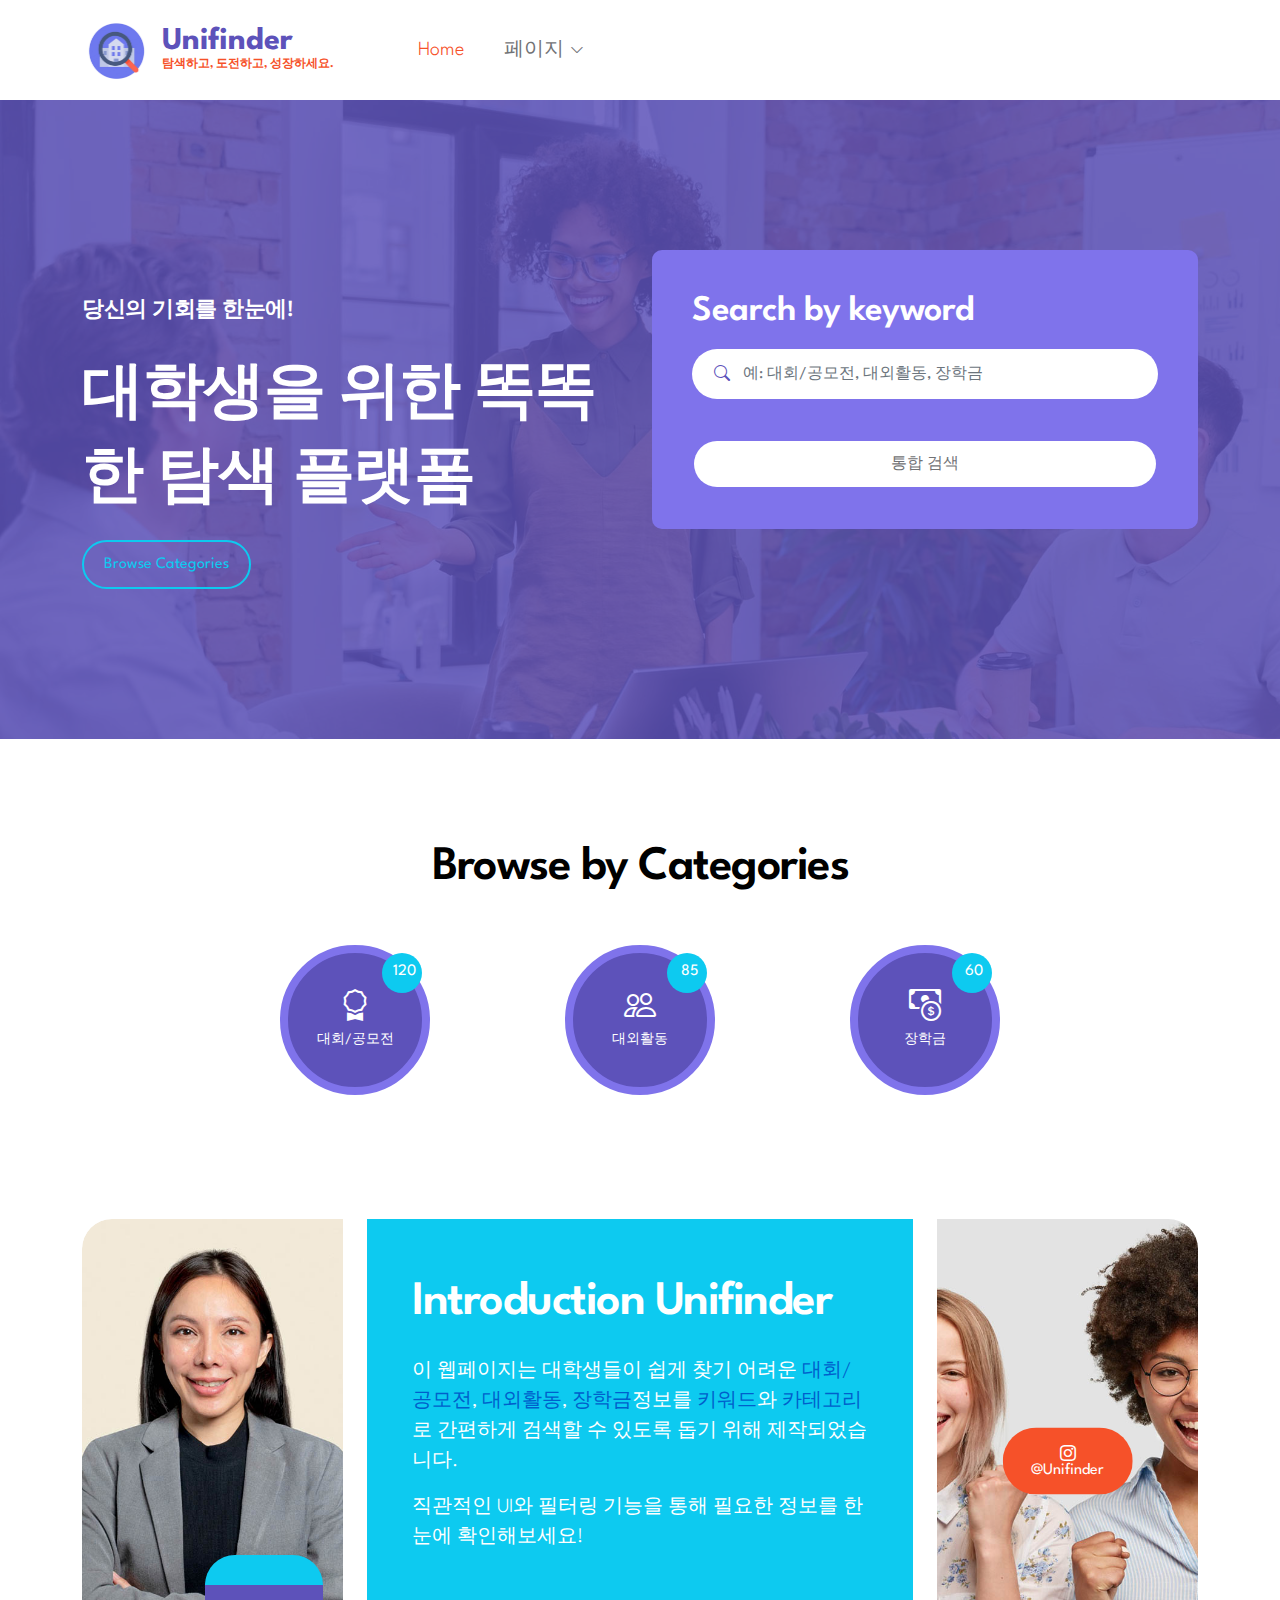
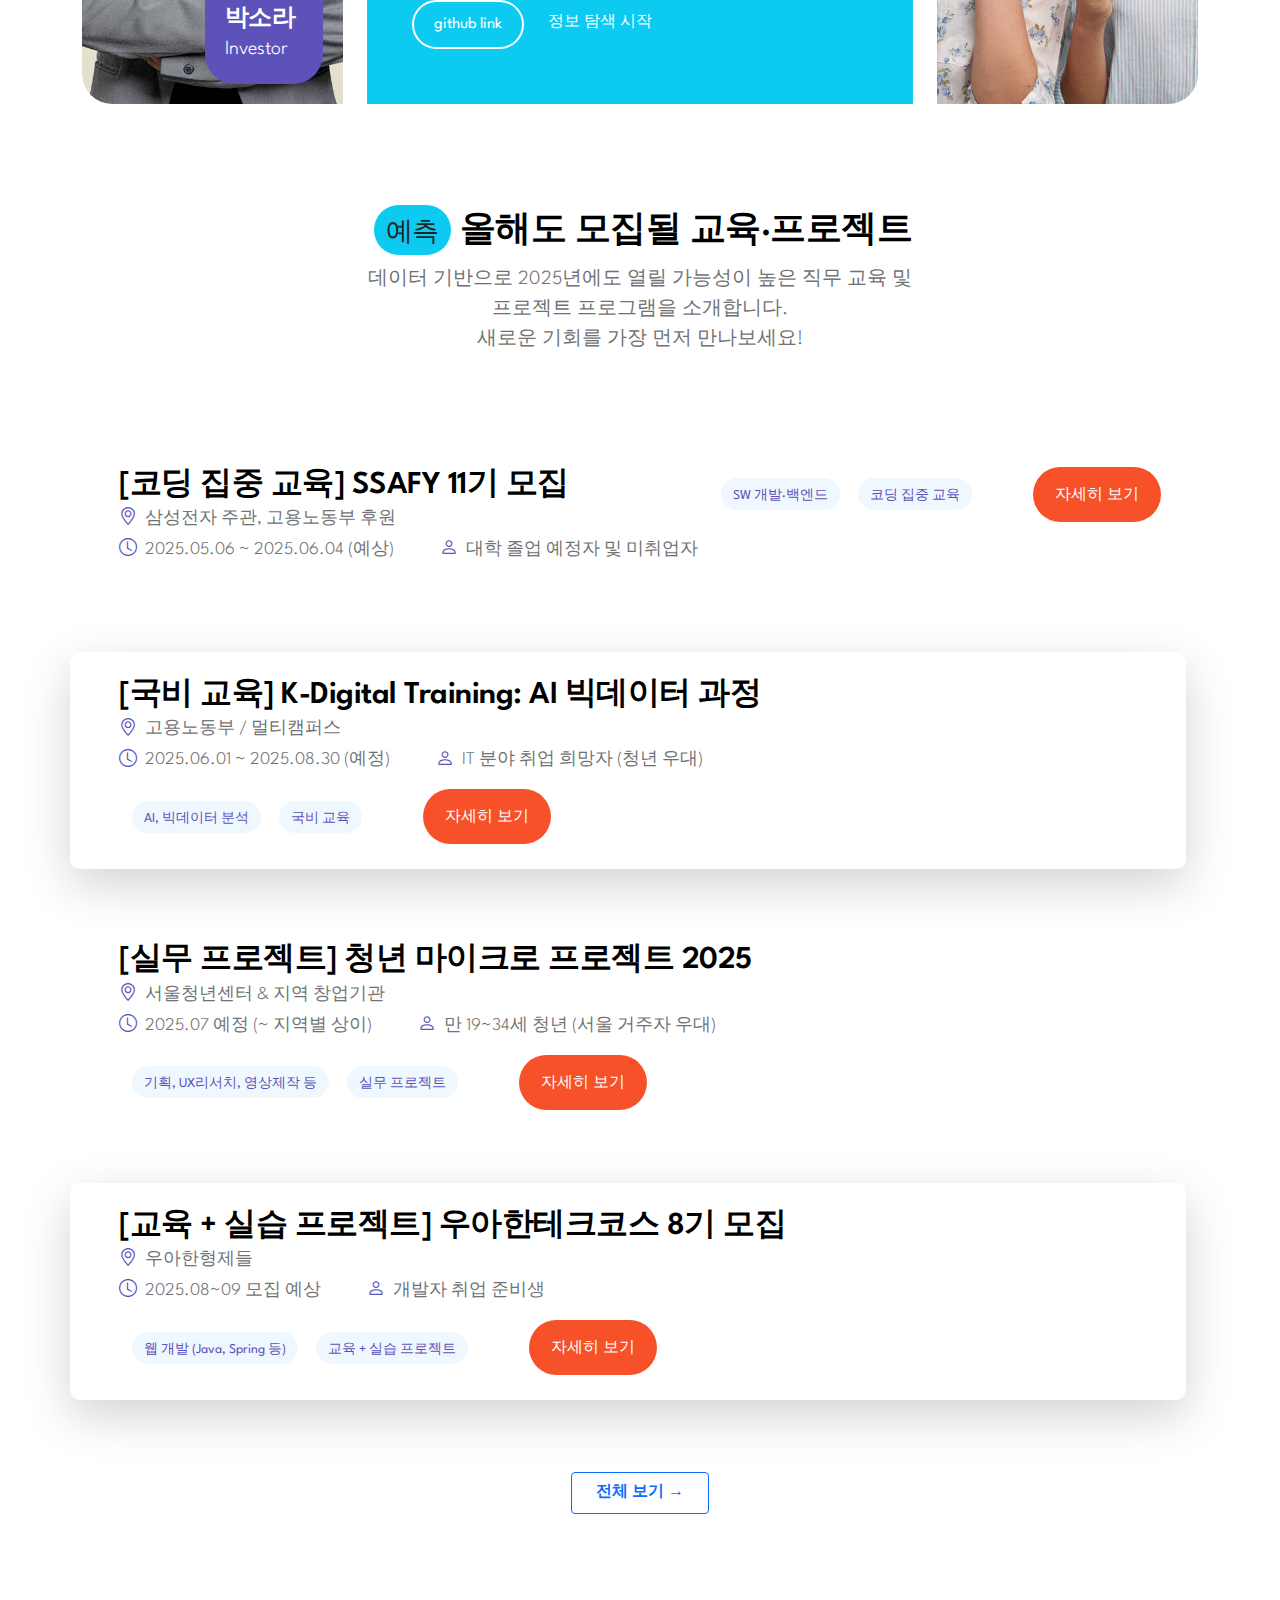
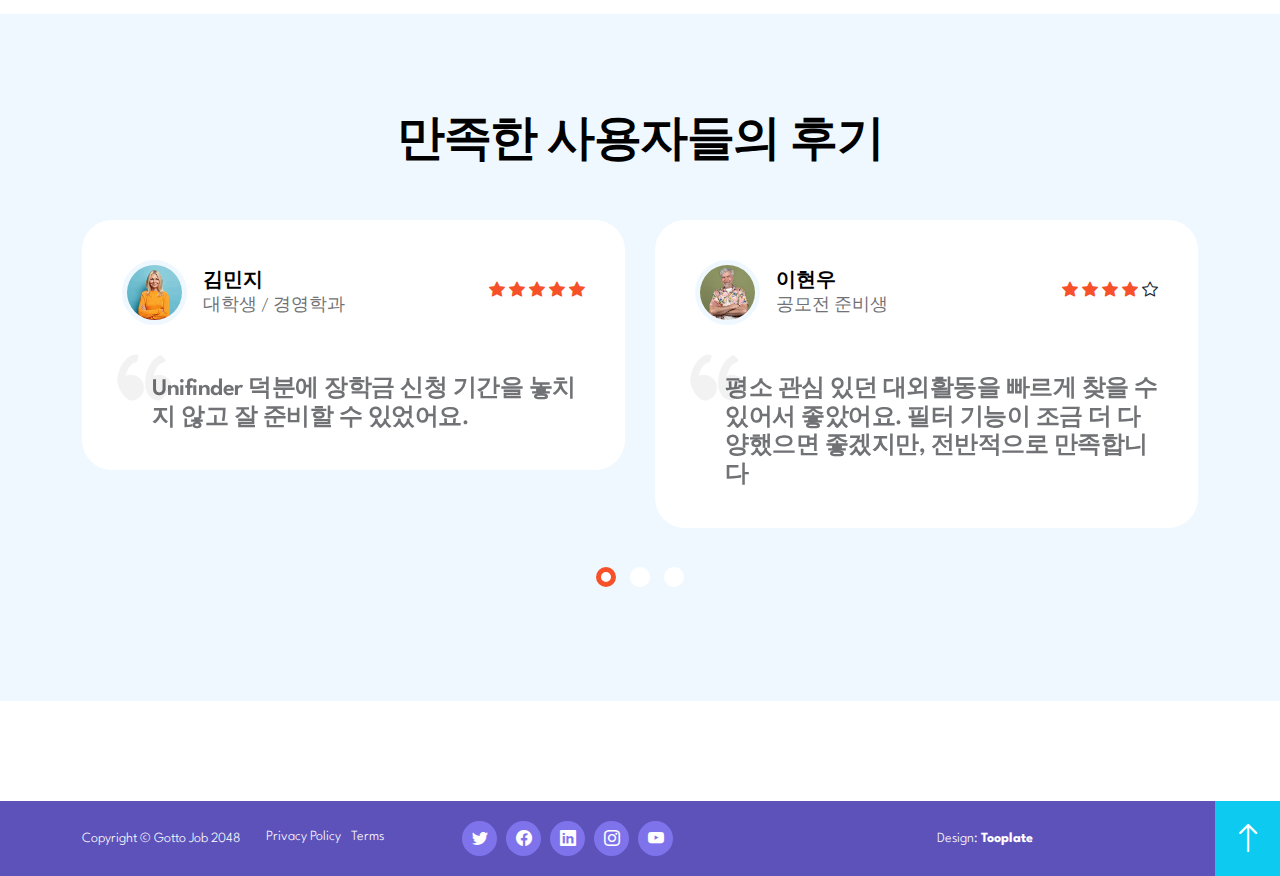
<file: index.html>
<!doctype html>
<html lang="en">
    <head>
        <meta charset="utf-8">
        <meta name="viewport" content="width=device-width, initial-scale=1">

        <meta name="description" content="">
        <meta name="author" content="">

        <title>Unifinder Online Job Portal</title>

        <!-- CSS FILES -->
        <link rel="preconnect" href="https://fonts.googleapis.com">
        
        <link rel="preconnect" href="https://fonts.gstatic.com" crossorigin>

        <link href="https://fonts.googleapis.com/css2?family=League+Spartan:wght@100;300;400;600;700&display=swap" rel="stylesheet">

        <link href="css/bootstrap.min.css" rel="stylesheet">

        <link href="css/bootstrap-icons.css" rel="stylesheet">

        <link href="css/owl.carousel.min.css" rel="stylesheet">

        <link href="css/owl.theme.default.min.css" rel="stylesheet">

        <link href="css/tooplate-gotto-job.css" rel="stylesheet">
        
<!--

Tooplate 2134 Gotto Job

https://www.tooplate.com/view/2134-gotto-job

Bootstrap 5 HTML CSS Template

-->
    </head>
    
    <body id="top">

        <nav class="navbar navbar-expand-lg">
            <div class="container">
                <a class="navbar-brand d-flex align-items-center" href="index.html">
                    <img src="images/logo.png" class="img-fluid logo-image">

                    <div class="d-flex flex-column">
                        <strong class="logo-text">Unifinder</strong>
                        <small class="logo-slogan">탐색하고, 도전하고, 성장하세요.</small>
                    </div>
                </a>

                <button class="navbar-toggler" type="button" data-bs-toggle="collapse" data-bs-target="#navbarNav" aria-controls="navbarNav" aria-expanded="false" aria-label="Toggle navigation">
                    <span class="navbar-toggler-icon"></span>
                </button>

                <div class="collapse navbar-collapse" id="navbarNav">
                    <ul class="navbar-nav align-items-center ms-lg-5">
                        <li class="nav-item">
                            <a class="nav-link active" href="index.html">Home</a>
                        </li>

                        <!--<li class="nav-item">
                            <a class="nav-link" href="about.html">About Gotto</a>
                        </li>
                        !-->

                        <li class="nav-item dropdown">
                            <a class="nav-link dropdown-toggle" href="#" id="navbarLightDropdownMenuLink" role="button" data-bs-toggle="dropdown" aria-expanded="false">페이지</a>

                            <ul class="dropdown-menu dropdown-menu-light" aria-labelledby="navbarLightDropdownMenuLink">
                                <li><a class="dropdown-item" href="job-listings.html?category=all">전체 보기</a></li>

                                <!--<li><a class="dropdown-item" href="job-details.html">Job Details</a></li>!-->
                            </ul>
                        </li>

                        <!--<li class="nav-item">
                            <a class="nav-link" href="contact.html">Contact</a>
                        </li>
                    -->

                        <!--
                        <li class="nav-item ms-lg-auto">
                            <a class="nav-link" href="#">Register</a>
                        </li>

                        <li class="nav-item">
                            <a class="nav-link custom-btn btn" href="#">Login</a>
                        </li>
                        -->
                    </ul>
                </div>
            </div>
        </nav>

        <main>

            <section class="hero-section d-flex justify-content-center align-items-center">
                <div class="section-overlay"></div>

                <div class="container">
                    <div class="row">

                        <div class="col-lg-6 col-12 mb-5 mb-lg-0">
                            <div class="hero-section-text mt-5">
                                <h6 class="text-white">당신의 기회를 한눈에!</h6>

                                <h1 class="hero-title text-white mt-4 mb-4">대학생을 위한 똑똑한 탐색 플랫폼 </h1>

                                <a href="#categories-section" class="custom-btn custom-border-btn btn">Browse Categories</a>
                            </div>
                        </div>

                        <div class="col-lg-6 col-12">
                            <form class="custom-form hero-form" action="#" method="get" role="form">
                                <h3 class="text-white mb-3">Search by keyword</h3>

                                <div class="row">
                                    <div class="col-lg-12 col-12 ">
                                        <div class="input-group">
                                            <span class="input-group-text" id="basic-addon1"><i class="bi-search custom-icon"></i></span>

                                            <input type="text" name="keyword" id="keyword" class="form-control" placeholder="예: 대회/공모전, 대외활동, 장학금" required>
                                        </div>
                                    </div>

                                    <div class="col-lg-12 col-12 mt-3">
                                        <a href="job-listings.html?category=all" class="form-control btn btn-primary text-center">
                                            통합 검색
                                        </a>
                                    </div>
                                </div>
                            </form>
                        </div>

                    </div>
                </div>
            </section>


            <section class="categories-section section-padding" id="categories-section">
                <div class="container">
                    <div class="row justify-content-center align-items-center">

                        <div class="col-lg-12 col-12 text-center">
                            <h2 class="mb-5">Browse by <span>Categories</span></h2>
                        </div>

                        <div class="col-lg-3 col-md-4 col-6">
                            <div class="categories-block">
                                <a href="job-listings.html?category=contest" class="d-flex flex-column justify-content-center align-items-center h-100">
                                    <i class="categories-icon bi-award"></i>
                                
                                    <small class="categories-block-title">대회/공모전</small>

                                    <div class="categories-block-number">
                                        <span class="categories-block-number-text">120</span>
                                    </div>
                                </a>
                            </div>
                        </div>

                        <div class="col-lg-3 col-md-4 col-6">
                            <div class="categories-block">
                                <a href="job-listings.html?category=activity" class="d-flex flex-column justify-content-center align-items-center h-100">
                                    <i class="categories-icon bi-people"></i>
                                
                                    <small class="categories-block-title">대외활동</small>

                                    <div class="categories-block-number">
                                        <span class="categories-block-number-text">85</span>
                                    </div>
                                </a>
                            </div>
                        </div>

                        <div class="col-lg-3 col-md-4 col-6">
                            <div class="categories-block">
                                <a href="job-listings.html?category=scholarship" class="d-flex flex-column justify-content-center align-items-center h-100">
                                    <i class="categories-icon bi-cash-coin"></i>
                                
                                    <small class="categories-block-title">장학금</small>

                                    <div class="categories-block-number">
                                        <span class="categories-block-number-text">60</span>
                                    </div>
                                </a>
                            </div>
                        </div>
                    </div>
                </div>
            </section>


            <section class="about-section">
                <div class="container">
                    <div class="row">

                        <div class="col-lg-3 col-12">
                            <div class="about-image-wrap custom-border-radius-start">
                                <img src="images/professional-asian-businesswoman-gray-blazer.jpg" class="about-image custom-border-radius-start img-fluid" alt="">

                                <div class="about-info">
                                    <h5 class="text-white mb-0 me-2">박소라</h5>

                                    <p class="text-white mb-0">Investor</p>
                                </div>
                            </div>
                        </div>

                        <div class="col-lg-6 col-12 d-flex align-items-center">
                            <div class="custom-text-block">
                                <h2 class="text-white mb-2">Introduction Unifinder</h2>

                                <p class="text-white" style="margin-top: 1.5rem;">
                                    이 웹페이지는 대학생들이 쉽게 찾기 어려운
                                    <span style="color:#005fcc;">대회/공모전</span>,
                                    <span style="color:#005fcc;">대외활동</span>,
                                    <span style="color:#005fcc;">장학금</span>정보를
                                    <span style="color:#005fcc;">키워드</span>와
                                    <span style="color:#005fcc;">카테고리</span>로 간편하게 검색할 수 있도록 돕기 위해 제작되었습니다.</p><p class="text-white">
직관적인 UI와 필터링 기능을 통해 필요한 정보를 한눈에 확인해보세요!</p>

                                <div class="custom-border-btn-wrap d-flex align-items-center mt-5">
                                    <a href="https://github.com/ekals16/student_info_web" class="custom-btn custom-border-btn btn me-4"  target="_blank" rel="noopener noreferrer">github link</a>

                                    <a href="#" class="custom-link smoothscroll">정보 탐색 시작</a>
                                </div>
                            </div>
                        </div>

                        <div class="col-lg-3 col-12">
                            <div class="instagram-block">
                                <img src="images/horizontal-shot-happy-mixed-race-females.jpg" class="about-image custom-border-radius-end img-fluid" alt="">

                                <div class="instagram-block-text">
                                    <a href="https://instagram.com/" class="custom-btn btn">
                                        <i class="bi-instagram"></i>
                                        @Unifinder
                                    </a>
                                </div>
                            </div>
                        </div>

                    </div>
                </div>
            </section>


<section class="job-section job-featured-section section-padding" id="job-section">
  <div class="container">
    <div class="row">

      <!-- 제목 -->
      <div class="col-lg-6 col-12 text-center mx-auto mb-4">
        <h3><span class="badge bg-info text-dark me-2">예측</span>올해도 모집될 교육·프로젝트</h3>
        <p>
          데이터 기반으로 2025년에도 열릴 가능성이 높은 직무 교육 및 프로젝트 프로그램을 소개합니다.<br>
          새로운 기회를 가장 먼저 만나보세요!
        </p>
      </div>

      <!-- 🔽 JS가 렌더링할 영역 -->
      <div id="predicted-list" class="row g-4"></div>

      <!-- 전체 보기 버튼 -->
      <div class="text-center mt-5">
        <a href="job-listings.html?category=all" class="btn btn-outline-primary px-4 py-2" style="font-weight: bold;">
          전체 보기 →
        </a>
      </div>
    </div>
  </div>
</section>

            <section class="reviews-section section-padding">
                <div class="container">
                    <div class="row">

                        <div class="col-lg-12 col-12">
                            <h2 class="text-center mb-5">만족한 사용자들의 후기</h2>

                            <div class="owl-carousel owl-theme reviews-carousel">
                                <div class="reviews-thumb">
                                
                                    <div class="reviews-info d-flex align-items-center">
                                        <img src="images/avatar/portrait-charming-middle-aged-attractive-woman-with-blonde-hair.jpg" class="avatar-image img-fluid" alt="">

                                        <div class="d-flex align-items-center justify-content-between flex-wrap w-100 ms-3">
                                            <p class="mb-0">
                                                <strong>김민지</strong>
                                                <small>대학생 / 경영학과</small>
                                            </p>

                                            <div class="reviews-icons">
                                                <i class="bi-star-fill"></i>
                                                <i class="bi-star-fill"></i>
                                                <i class="bi-star-fill"></i>
                                                <i class="bi-star-fill"></i>
                                                <i class="bi-star-fill"></i>
                                            </div>
                                        </div>
                                    </div>

                                    <div class="reviews-body">
                                        <img src="images/left-quote.png" class="quote-icon img-fluid" alt="">

                                        <h5 class="reviews-title">Unifinder 덕분에 장학금 신청 기간을 놓치지 않고 잘 준비할 수 있었어요.</h5>
                                    </div>
                                </div>

                                <div class="reviews-thumb">
                                    <div class="reviews-info d-flex align-items-center">
                                        <img src="images/avatar/medium-shot-smiley-senior-man.jpg" class="avatar-image img-fluid" alt="">

                                        <div class="d-flex align-items-center justify-content-between flex-wrap w-100 ms-3">
                                            <p class="mb-0">
                                                <strong>이현우</strong>
                                                <small>공모전 준비생</small>
                                            </p>

                                            <div class="reviews-icons">
                                                <i class="bi-star-fill"></i>
                                                <i class="bi-star-fill"></i>
                                                <i class="bi-star-fill"></i>
                                                <i class="bi-star-fill"></i>
                                                <i class="bi-star"></i>
                                            </div>
                                        </div>
                                    </div>

                                    <div class="reviews-body">
                                        <img src="images/left-quote.png" class="quote-icon img-fluid" alt="">

                                        <h5 class="reviews-title">평소 관심 있던 대외활동을 빠르게 찾을 수 있어서 좋았어요.
필터 기능이 조금 더 다양했으면 좋겠지만, 전반적으로 만족합니다</h5>
                                    </div>
                                </div>

                                <div class="reviews-thumb">

                                    <div class="reviews-info d-flex align-items-center">
                                        <img src="images/avatar/portrait-beautiful-young-woman.jpg" class="avatar-image img-fluid" alt="">

                                        <div class="d-flex align-items-center justify-content-between flex-wrap w-100 ms-3">
                                            <p class="mb-0">
                                                <strong>박서연</strong>
                                                <small>UX 디자이너</small>
                                            </p>

                                            <div class="reviews-icons">
                                                <i class="bi-star-fill"></i>
                                                <i class="bi-star-fill"></i>
                                                <i class="bi-star-fill"></i>
                                                <i class="bi-star-fill"></i>
                                                <i class="bi-star-fill"></i>
                                            </div>
                                        </div>
                                    </div>

                                    <div class="reviews-body">
                                        <img src="images/left-quote.png" class="quote-icon img-fluid" alt="">

                                        <h5 class="reviews-title">학생들을 위한 플랫폼이 이렇게 잘 만들어진 건 처음 봐요.
디자인도 깔끔하고 정보도 믿을 수 있어요. 적극 추천합니다!</h5>
                                    </div>
                                </div>

                                <div class="reviews-thumb">
                                    <div class="reviews-info d-flex align-items-center">
                                        <img src="images/avatar/blond-man-happy-expression.jpg" class="avatar-image img-fluid" alt="">

                                        <div class="d-flex align-items-center justify-content-between flex-wrap w-100 ms-3">
                                            <p class="mb-0">
                                                <strong>정우성</strong>
                                                <small>개발자 멘토</small>
                                            </p>

                                            <div class="reviews-icons">
                                                <i class="bi-star-fill"></i>
                                                <i class="bi-star-fill"></i>
                                                <i class="bi-star-fill"></i>
                                                <i class="bi-star"></i>
                                                <i class="bi-star"></i>
                                            </div>
                                        </div>
                                    </div>

                                    <div class="reviews-body">
                                        <img src="images/left-quote.png" class="quote-icon img-fluid" alt="">

                                        <h5 class="reviews-title">멘티들에게 좋은 기회를 안내할 때마다 Unifinder를 소개하고 있어요.
다양한 정보가 한곳에 모여 있어서 정말 유용합니다.</h5>
                                    </div>
                                </div>

                                <div class="reviews-thumb">
                                    <div class="reviews-info d-flex align-items-center">
                                        <img src="images/avatar/university-study-abroad-lifestyle-concept.jpg" class="avatar-image img-fluid" alt="">

                                        <div class="d-flex align-items-center justify-content-between flex-wrap w-100 ms-3">
                                            <p class="mb-0">
                                                <strong>최현석</strong>
                                                <small>컴퓨터공학과 대학생</small>
                                            </p>

                                            <div class="reviews-icons">
                                                <i class="bi-star-fill"></i>
                                                <i class="bi-star-fill"></i>
                                                <i class="bi-star-fill"></i>
                                                <i class="bi-star-fill"></i>
                                                <i class="bi-star-fill"></i>
                                            </div>
                                        </div>
                                    </div>

                                    <div class="reviews-body">
                                        <img src="images/left-quote.png" class="quote-icon img-fluid" alt="">

                                        <h5 class="reviews-title">Unifinder 덕분에 관심 있던 공모전 정보를 빠르게 찾을 수 있었어요.
필터링 기능이 잘 되어 있어서 원하는 활동만 골라보기에 딱 좋습니다!</h5>
                                    </div>
                                </div>
                            </div>
                        </div>

                    </div>
                </div>
            </section>

            <div class="site-footer-bottom">
                <div class="container">
                    <div class="row">

                        <div class="col-lg-4 col-12 d-flex align-items-center">
                            <p class="copyright-text">Copyright © Gotto Job 2048</p>

                            <ul class="footer-menu d-flex">
                                <li class="footer-menu-item"><a href="#" class="footer-menu-link">Privacy Policy</a></li>

                                <li class="footer-menu-item"><a href="#" class="footer-menu-link">Terms</a></li>
                            </ul>
                        </div>

                        <div class="col-lg-5 col-12 mt-2 mt-lg-0">
                            <ul class="social-icon">
                                <li class="social-icon-item">
                                    <a href="#" class="social-icon-link bi-twitter"></a>
                                </li>

                                <li class="social-icon-item">
                                    <a href="#" class="social-icon-link bi-facebook"></a>
                                </li>

                                <li class="social-icon-item">
                                    <a href="#" class="social-icon-link bi-linkedin"></a>
                                </li>

                                <li class="social-icon-item">
                                    <a href="#" class="social-icon-link bi-instagram"></a>
                                </li>

                                <li class="social-icon-item">
                                    <a href="#" class="social-icon-link bi-youtube"></a>
                                </li>
                            </ul>
                        </div>

                        <div class="col-lg-3 col-12 mt-2 d-flex align-items-center mt-lg-0">
                            <p>Design: <a class="sponsored-link" rel="sponsored" href="https://www.tooplate.com" target="_blank">Tooplate</a></p>
                        </div>

                        <a class="back-top-icon bi-arrow-up smoothscroll d-flex justify-content-center align-items-center" href="#top"></a>

                    </div>
                </div>
            </div>
        </footer>

        <!-- JAVASCRIPT FILES -->
        <script src="https://code.jquery.com/jquery-3.6.0.min.js"></script>
        <script src="js/bootstrap.min.js"></script>
        <script src="js/owl.carousel.min.js"></script>
        <script src="js/counter.js"></script>
        <script src="js/custom.js"></script>
        <script src="js/index.js"></script>

    </body>
</html>
</file>
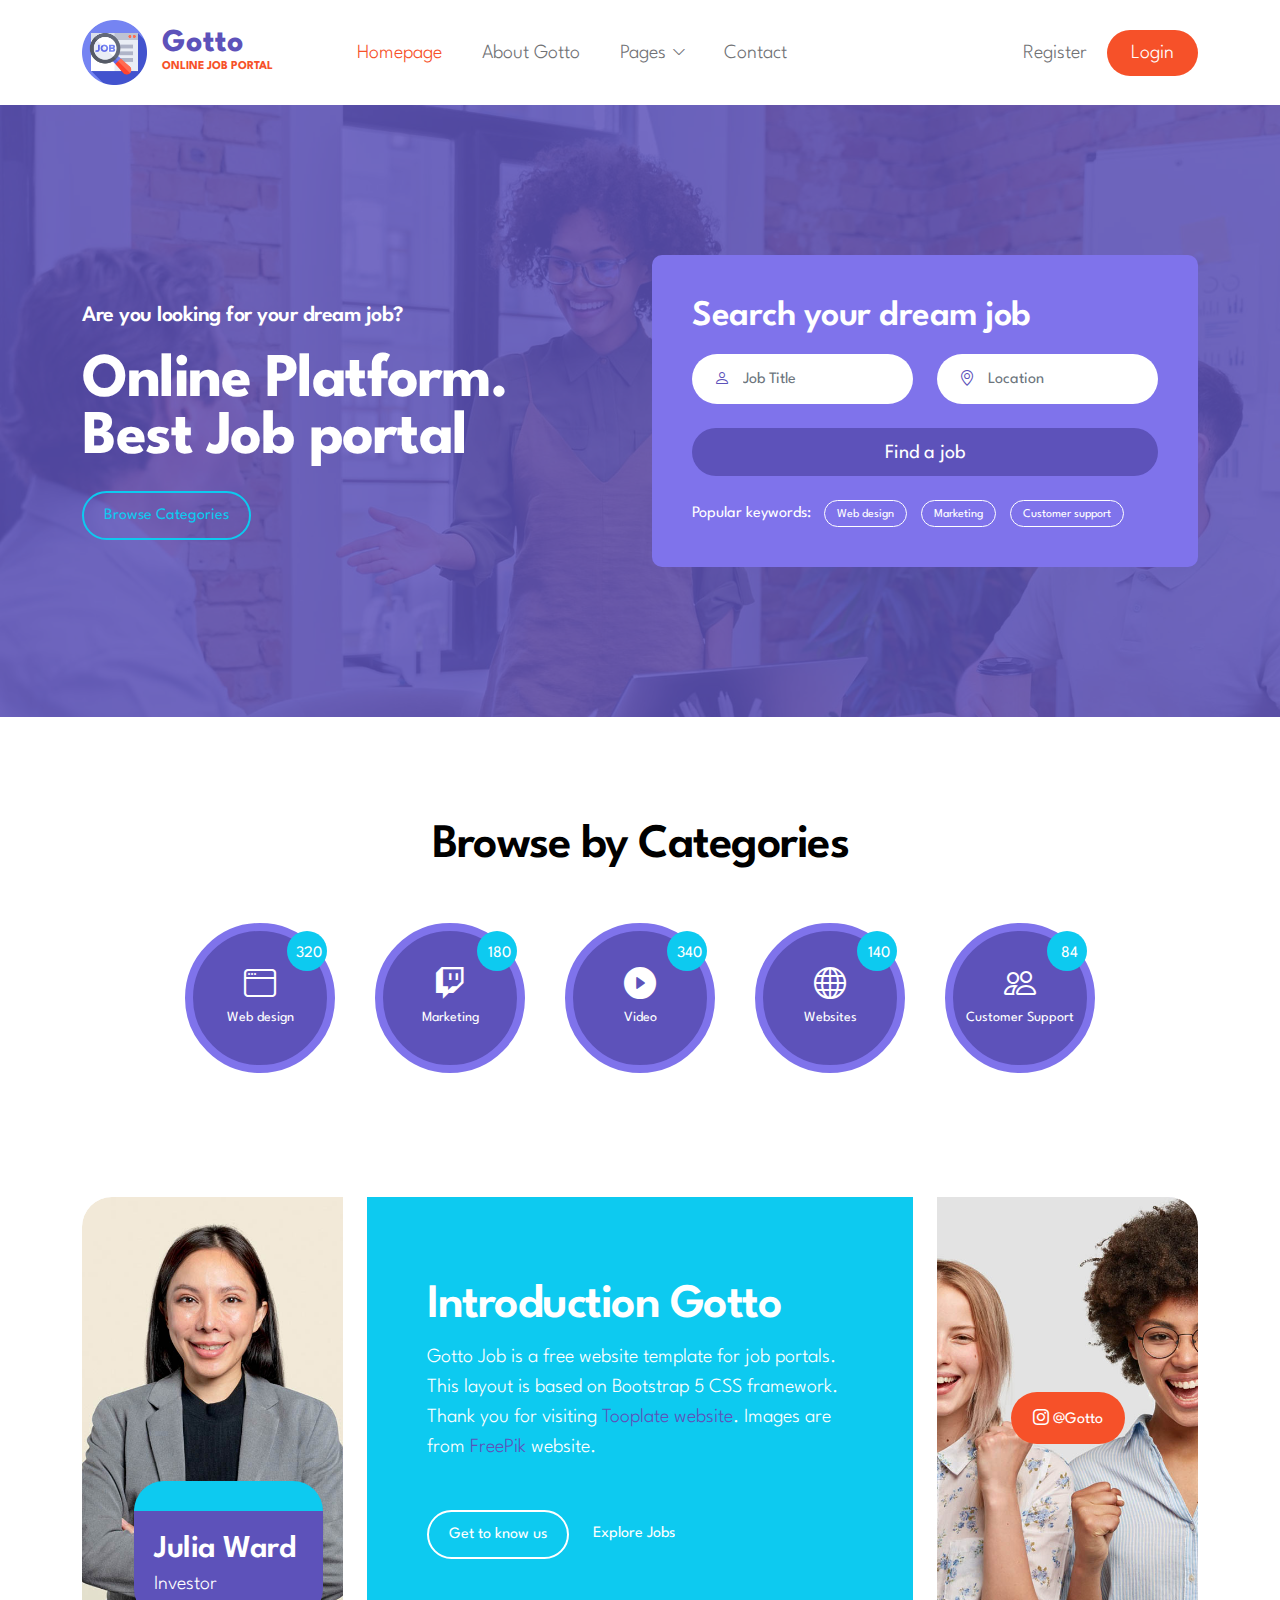
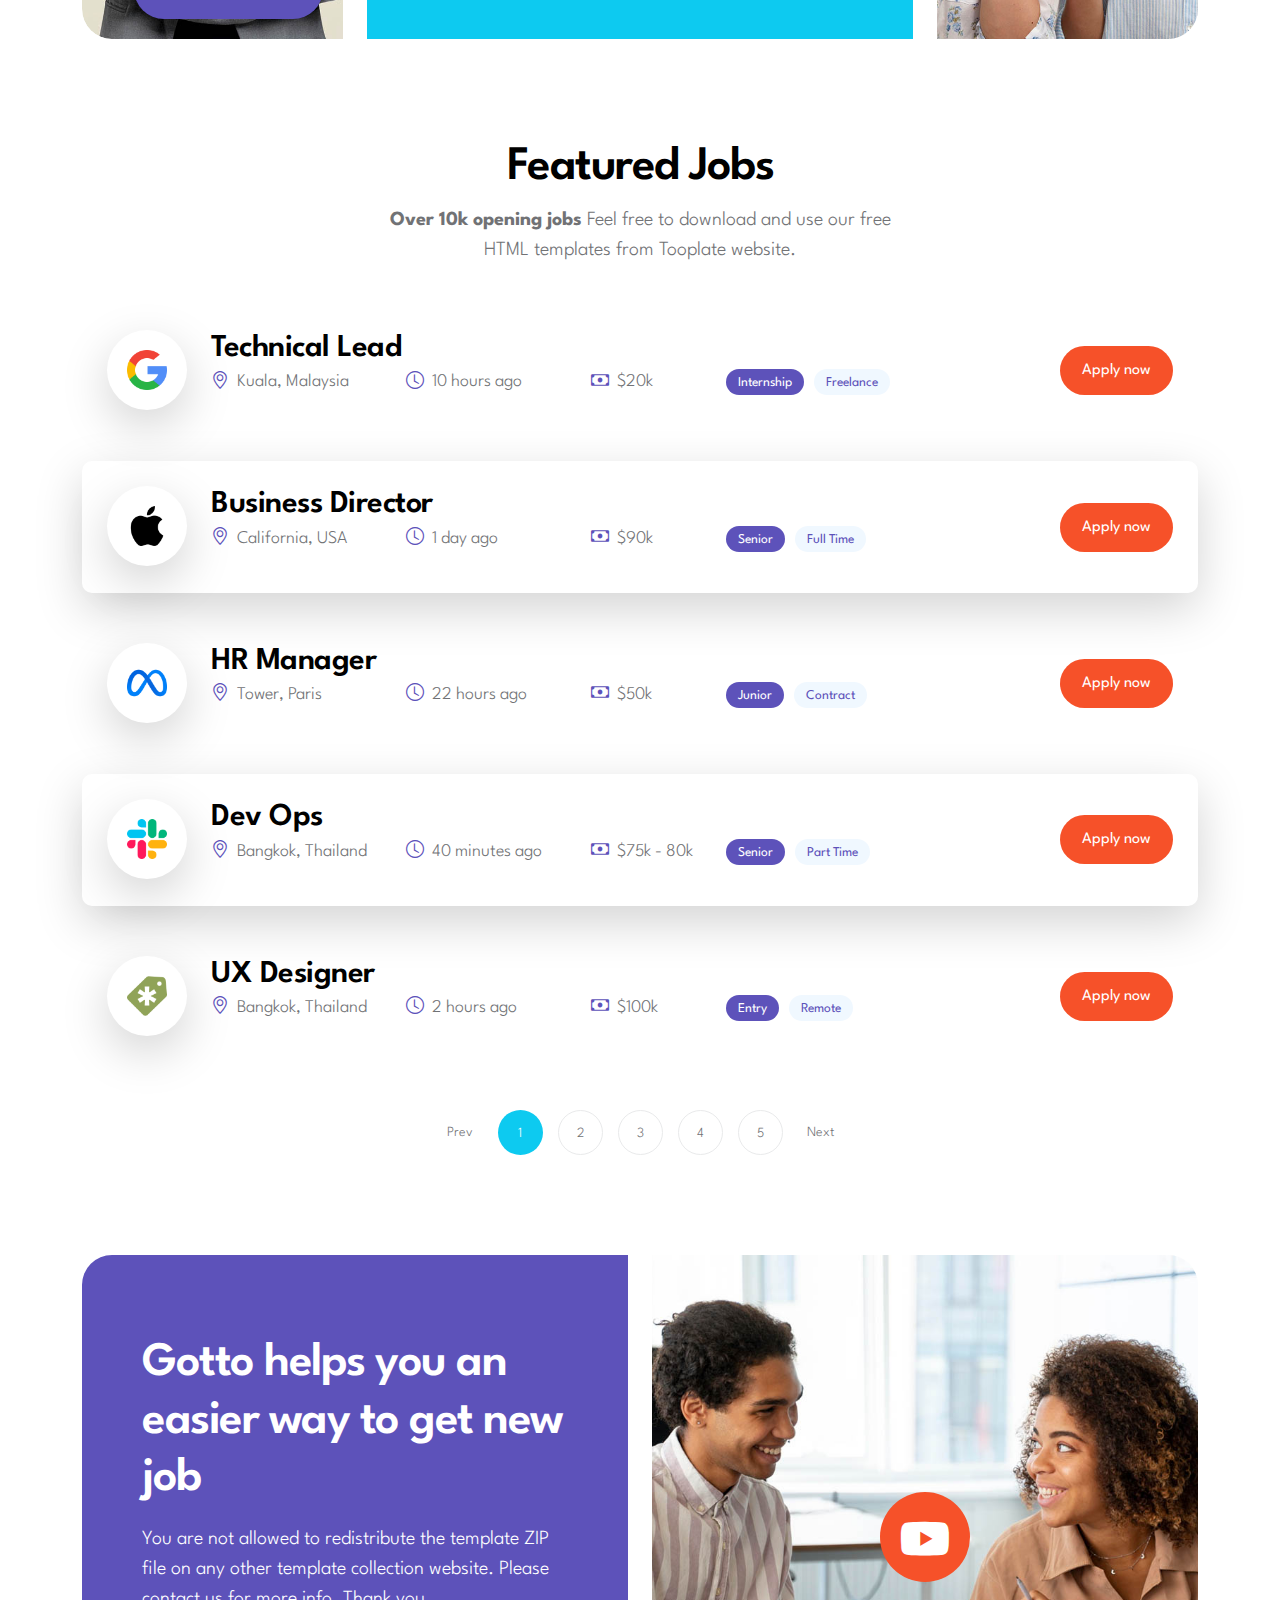
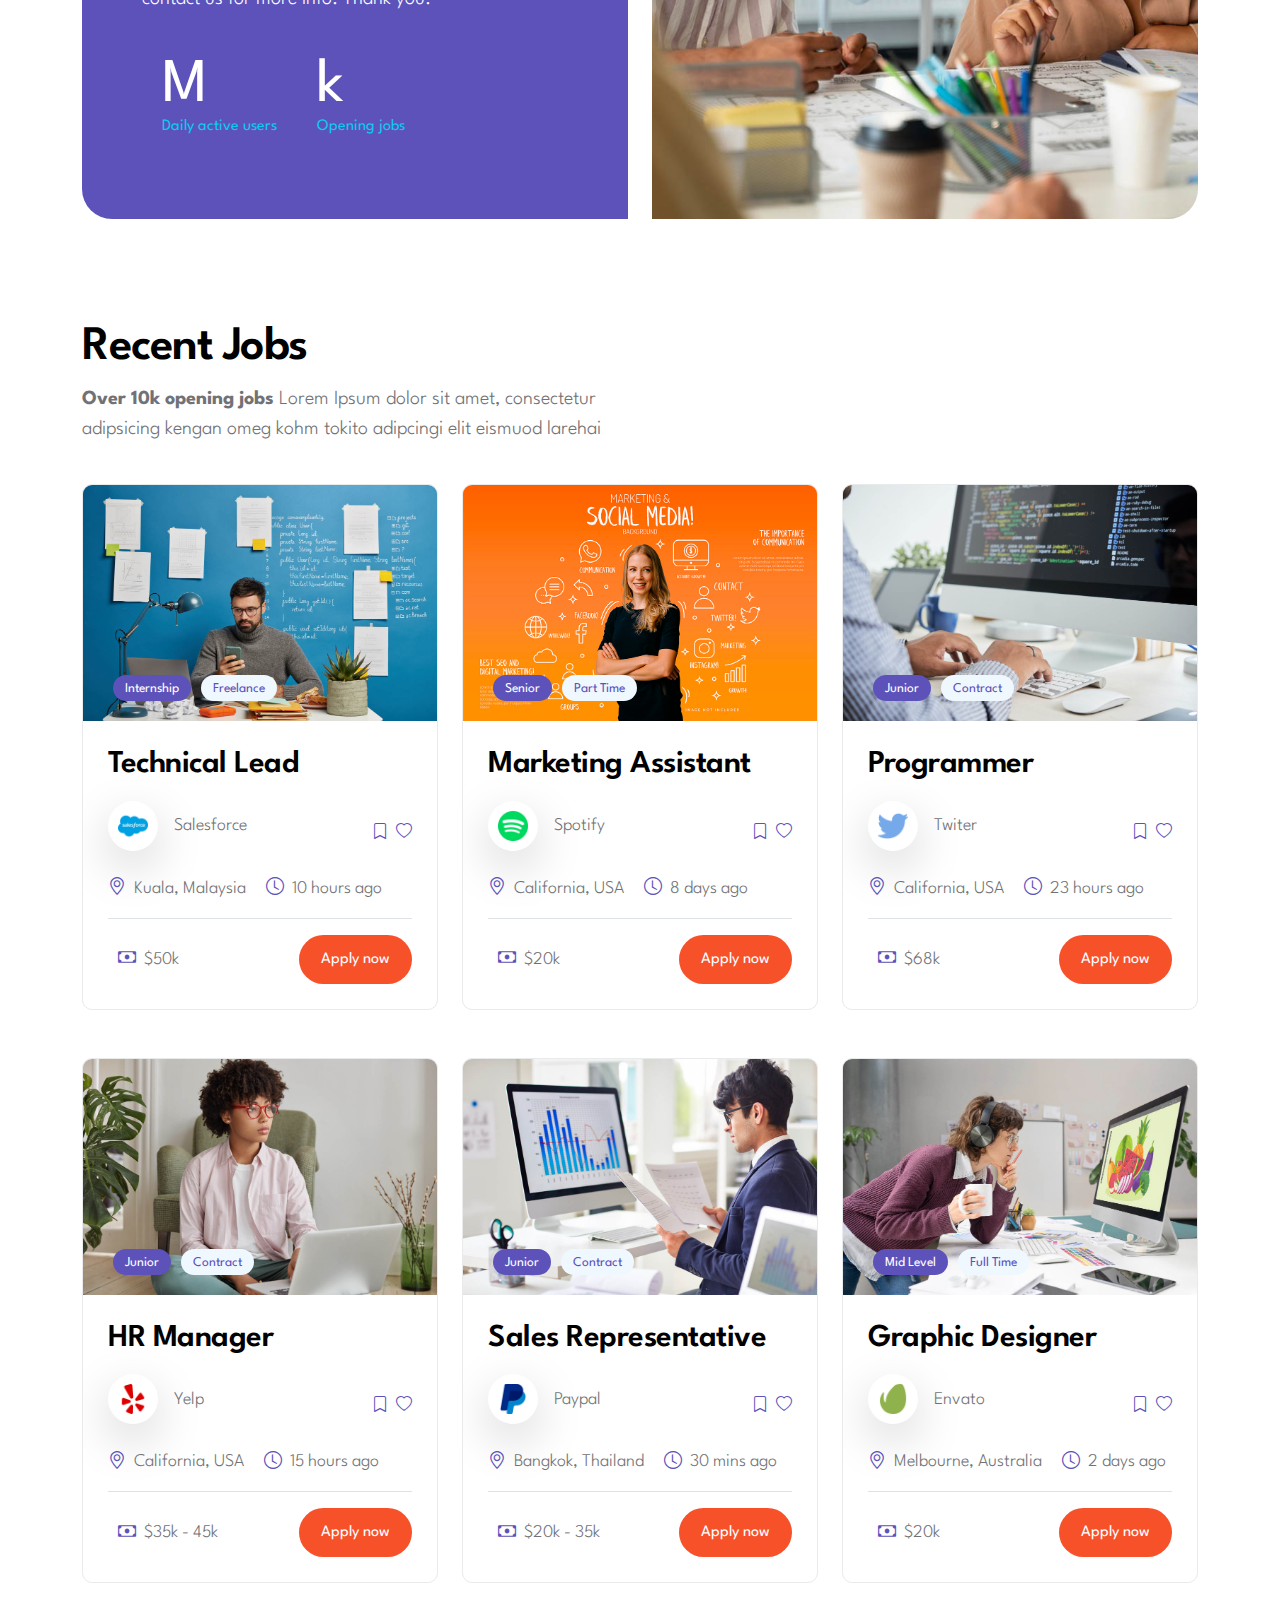
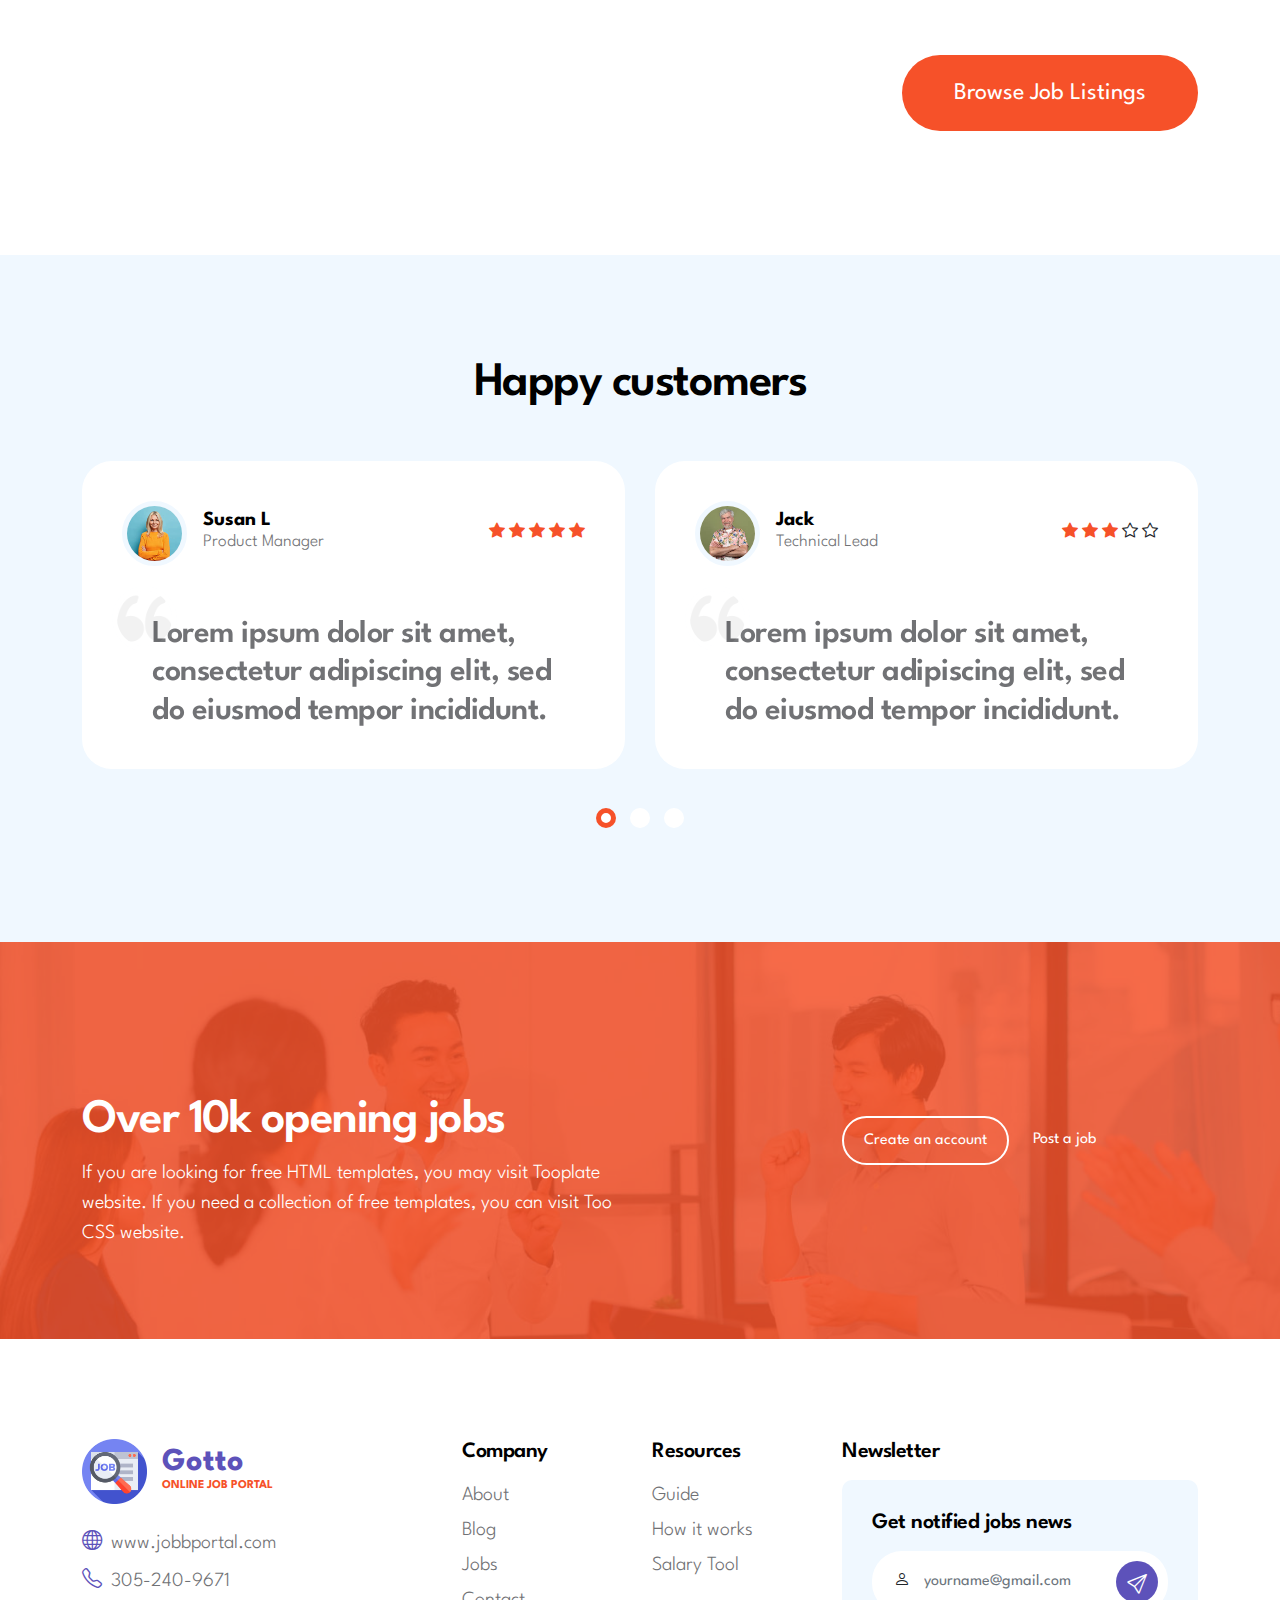
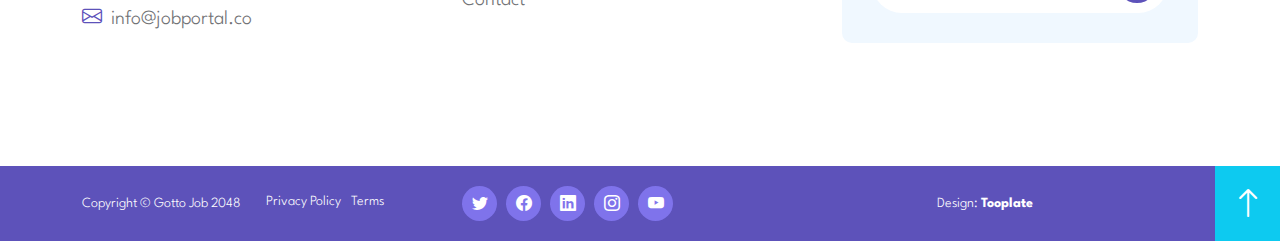
<file: 2134_gotto_job/index.html>
<!doctype html>
<html lang="en">
    <head>
        <meta charset="utf-8">
        <meta name="viewport" content="width=device-width, initial-scale=1">

        <meta name="description" content="">
        <meta name="author" content="">

        <title>Gotto Online Job Portal</title>

        <!-- CSS FILES -->
        <link rel="preconnect" href="https://fonts.googleapis.com">
        
        <link rel="preconnect" href="https://fonts.gstatic.com" crossorigin>

        <link href="https://fonts.googleapis.com/css2?family=League+Spartan:wght@100;300;400;600;700&display=swap" rel="stylesheet">

        <link href="css/bootstrap.min.css" rel="stylesheet">

        <link href="css/bootstrap-icons.css" rel="stylesheet">

        <link href="css/owl.carousel.min.css" rel="stylesheet">

        <link href="css/owl.theme.default.min.css" rel="stylesheet">

        <link href="css/tooplate-gotto-job.css" rel="stylesheet">
        
<!--

Tooplate 2134 Gotto Job

https://www.tooplate.com/view/2134-gotto-job

Bootstrap 5 HTML CSS Template

-->
    </head>
    
    <body id="top">

        <nav class="navbar navbar-expand-lg">
            <div class="container">
                <a class="navbar-brand d-flex align-items-center" href="index.html">
                    <img src="images/logo.png" class="img-fluid logo-image">

                    <div class="d-flex flex-column">
                        <strong class="logo-text">Gotto</strong>
                        <small class="logo-slogan">Online Job Portal</small>
                    </div>
                </a>

                <button class="navbar-toggler" type="button" data-bs-toggle="collapse" data-bs-target="#navbarNav" aria-controls="navbarNav" aria-expanded="false" aria-label="Toggle navigation">
                    <span class="navbar-toggler-icon"></span>
                </button>

                <div class="collapse navbar-collapse" id="navbarNav">
                    <ul class="navbar-nav align-items-center ms-lg-5">
                        <li class="nav-item">
                            <a class="nav-link active" href="index.html">Homepage</a>
                        </li>

                        <li class="nav-item">
                            <a class="nav-link" href="about.html">About Gotto</a>
                        </li>

                        <li class="nav-item dropdown">
                            <a class="nav-link dropdown-toggle" href="#" id="navbarLightDropdownMenuLink" role="button" data-bs-toggle="dropdown" aria-expanded="false">Pages</a>

                            <ul class="dropdown-menu dropdown-menu-light" aria-labelledby="navbarLightDropdownMenuLink">
                                <li><a class="dropdown-item" href="job-listings.html">Job Listings</a></li>

                                <li><a class="dropdown-item" href="job-details.html">Job Details</a></li>
                            </ul>
                        </li>

                        <li class="nav-item">
                            <a class="nav-link" href="contact.html">Contact</a>
                        </li>

                        <li class="nav-item ms-lg-auto">
                            <a class="nav-link" href="#">Register</a>
                        </li>

                        <li class="nav-item">
                            <a class="nav-link custom-btn btn" href="#">Login</a>
                        </li>
                    </ul>
                </div>
            </div>
        </nav>

        <main>

            <section class="hero-section d-flex justify-content-center align-items-center">
                <div class="section-overlay"></div>

                <div class="container">
                    <div class="row">

                        <div class="col-lg-6 col-12 mb-5 mb-lg-0">
                            <div class="hero-section-text mt-5">
                                <h6 class="text-white">Are you looking for your dream job?</h6>

                                <h1 class="hero-title text-white mt-4 mb-4">Online Platform. <br> Best Job portal</h1>

                                <a href="#categories-section" class="custom-btn custom-border-btn btn">Browse Categories</a>
                            </div>
                        </div>

                        <div class="col-lg-6 col-12">
                            <form class="custom-form hero-form" action="#" method="get" role="form">
                                <h3 class="text-white mb-3">Search your dream job</h3>

                                <div class="row">
                                    <div class="col-lg-6 col-md-6 col-12">
                                        <div class="input-group">
                                            <span class="input-group-text" id="basic-addon1"><i class="bi-person custom-icon"></i></span>

                                            <input type="text" name="job-title" id="job-title" class="form-control" placeholder="Job Title" required>
                                        </div>
                                    </div>

                                    <div class="col-lg-6 col-md-6 col-12">
                                        <div class="input-group">
                                            <span class="input-group-text" id="basic-addon2"><i class="bi-geo-alt custom-icon"></i></span>

                                            <input type="text" name="job-location" id="job-location" class="form-control" placeholder="Location" required>
                                        </div>
                                    </div>

                                    <div class="col-lg-12 col-12">
                                        <button type="submit" class="form-control">
                                            Find a job
                                        </button>
                                    </div>

                                    <div class="col-12">
                                        <div class="d-flex flex-wrap align-items-center mt-4 mt-lg-0">
                                            <span class="text-white mb-lg-0 mb-md-0 me-2">Popular keywords:</span>

                                            <div>
                                                <a href="job-listings.html" class="badge">Web design</a>

                                                <a href="job-listings.html" class="badge">Marketing</a>

                                                <a href="job-listings.html" class="badge">Customer support</a>
                                            </div>
                                        </div>
                                    </div>
                                </div>
                            </form>
                        </div>

                    </div>
                </div>
            </section>


            <section class="categories-section section-padding" id="categories-section">
                <div class="container">
                    <div class="row justify-content-center align-items-center">

                        <div class="col-lg-12 col-12 text-center">
                            <h2 class="mb-5">Browse by <span>Categories</span></h2>
                        </div>

                        <div class="col-lg-2 col-md-4 col-6">
                            <div class="categories-block">
                                <a href="#" class="d-flex flex-column justify-content-center align-items-center h-100">
                                    <i class="categories-icon bi-window"></i>
                                
                                    <small class="categories-block-title">Web design</small>

                                    <div class="categories-block-number d-flex flex-column justify-content-center align-items-center">
                                        <span class="categories-block-number-text">320</span>
                                    </div>
                                </a>
                            </div>
                        </div>

                        <div class="col-lg-2 col-md-4 col-6">
                            <div class="categories-block">
                                <a href="#" class="d-flex flex-column justify-content-center align-items-center h-100">
                                    <i class="categories-icon bi-twitch"></i>
                                
                                    <small class="categories-block-title">Marketing</small>

                                    <div class="categories-block-number d-flex flex-column justify-content-center align-items-center">
                                        <span class="categories-block-number-text">180</span>
                                    </div>
                                </a>
                            </div>
                        </div>

                        <div class="col-lg-2 col-md-4 col-6">
                            <div class="categories-block">
                                <a href="#" class="d-flex flex-column justify-content-center align-items-center h-100">
                                    <i class="categories-icon bi-play-circle-fill"></i>
                                
                                    <small class="categories-block-title">Video</small>

                                    <div class="categories-block-number d-flex flex-column justify-content-center align-items-center">
                                        <span class="categories-block-number-text">340</span>
                                    </div>
                                </a>
                            </div>
                        </div>

                        <div class="col-lg-2 col-md-4 col-6">
                            <div class="categories-block">
                                <a href="#" class="d-flex flex-column justify-content-center align-items-center h-100">
                                    <i class="categories-icon bi-globe"></i>
                                
                                    <small class="categories-block-title">Websites</small>

                                    <div class="categories-block-number d-flex flex-column justify-content-center align-items-center">
                                        <span class="categories-block-number-text">140</span>
                                    </div>
                                </a>
                            </div>
                        </div>

                        <div class="col-lg-2 col-md-4 col-6">
                            <div class="categories-block">
                                <a href="#" class="d-flex flex-column justify-content-center align-items-center h-100">
                                    <i class="categories-icon bi-people"></i>
                                
                                    <small class="categories-block-title">Customer Support</small>

                                    <div class="categories-block-number d-flex flex-column justify-content-center align-items-center">
                                        <span class="categories-block-number-text">84</span>
                                    </div>
                                </a>
                            </div>
                        </div>

                    </div>
                </div>
            </section>


            <section class="about-section">
                <div class="container">
                    <div class="row">

                        <div class="col-lg-3 col-12">
                            <div class="about-image-wrap custom-border-radius-start">
                                <img src="images/professional-asian-businesswoman-gray-blazer.jpg" class="about-image custom-border-radius-start img-fluid" alt="">

                                <div class="about-info">
                                    <h4 class="text-white mb-0 me-2">Julia Ward</h4>

                                    <p class="text-white mb-0">Investor</p>
                                </div>
                            </div>
                        </div>

                        <div class="col-lg-6 col-12">
                            <div class="custom-text-block">
                                <h2 class="text-white mb-2">Introduction Gotto</h2>

                                <p class="text-white">Gotto Job is a free website template for job portals. This layout is based on Bootstrap 5 CSS framework. Thank you for visiting <a href="https://www.tooplate.com" target="_parent">Tooplate website</a>. Images are from <a href="https://www.freepik.com/" target="_blank">FreePik</a> website.</p>

                                <div class="custom-border-btn-wrap d-flex align-items-center mt-5">
                                    <a href="about.html" class="custom-btn custom-border-btn btn me-4">Get to know us</a>

                                    <a href="#job-section" class="custom-link smoothscroll">Explore Jobs</a>
                                </div>
                            </div>
                        </div>

                        <div class="col-lg-3 col-12">
                            <div class="instagram-block">
                                <img src="images/horizontal-shot-happy-mixed-race-females.jpg" class="about-image custom-border-radius-end img-fluid" alt="">

                                <div class="instagram-block-text">
                                    <a href="https://instagram.com/" class="custom-btn btn">
                                        <i class="bi-instagram"></i>
                                        @Gotto
                                    </a>
                                </div>
                            </div>
                        </div>

                    </div>
                </div>
            </section>


            <section class="job-section job-featured-section section-padding" id="job-section">
                <div class="container">
                    <div class="row">

                        <div class="col-lg-6 col-12 text-center mx-auto mb-4">
                            <h2>Featured Jobs</h2>

                            <p><strong>Over 10k opening jobs</strong> Feel free to download and use our free HTML templates from Tooplate website.</p>
                        </div>

                        <div class="col-lg-12 col-12">
                            <div class="job-thumb d-flex">
                                <div class="job-image-wrap bg-white shadow-lg">
                                    <img src="images/logos/google.png" class="job-image img-fluid" alt="">
                                </div>

                                <div class="job-body d-flex flex-wrap flex-auto align-items-center ms-4">
                                    <div class="mb-3">
                                        <h4 class="job-title mb-lg-0">
                                            <a href="job-details.html" class="job-title-link">Technical Lead</a>
                                        </h4>

                                        <div class="d-flex flex-wrap align-items-center">
                                            <p class="job-location mb-0">
                                                <i class="custom-icon bi-geo-alt me-1"></i>
                                                Kuala, Malaysia
                                            </p>

                                            <p class="job-date mb-0">
                                                <i class="custom-icon bi-clock me-1"></i>
                                                10 hours ago
                                            </p>

                                            <p class="job-price mb-0">
                                                <i class="custom-icon bi-cash me-1"></i>
                                                $20k
                                            </p>

                                            <div class="d-flex">
                                                <p class="mb-0">
                                                    <a href="job-listings.html" class="badge badge-level">Internship</a>
                                                </p>

                                                <p class="mb-0">
                                                    <a href="job-listings.html" class="badge">Freelance</a>
                                                </p>
                                            </div>
                                        </div>
                                    </div>

                                    <div class="job-section-btn-wrap">
                                        <a href="job-details.html" class="custom-btn btn">Apply now</a>
                                    </div>
                                </div>
                            </div>

                            <div class="job-thumb d-flex">
                                <div class="job-image-wrap bg-white shadow-lg">
                                    <img src="images/logos/apple.png" class="job-image img-fluid" alt="">
                                </div>

                                <div class="job-body d-flex flex-wrap flex-auto align-items-center ms-4">
                                    <div class="mb-3">
                                        <h4 class="job-title mb-lg-0">
                                            <a href="job-details.html" class="job-title-link">Business Director</a>
                                        </h4>

                                        <div class="d-flex flex-wrap align-items-center">
                                            <p class="job-location mb-0">
                                                <i class="custom-icon bi-geo-alt me-1"></i>
                                                California, USA
                                            </p>

                                            <p class="job-date mb-0">
                                                <i class="custom-icon bi-clock me-1"></i>
                                                1 day ago
                                            </p>

                                            <p class="job-price mb-0">
                                                <i class="custom-icon bi-cash me-1"></i>
                                                $90k
                                            </p>

                                            <div class="d-flex">
                                                <p class="mb-0">
                                                    <a href="job-listings.html" class="badge badge-level">Senior</a href="job-listings.html">
                                                </p>

                                                <p class="mb-0">
                                                    <a href="job-listings.html" class="badge">Full Time</a>
                                                </p>
                                            </div>
                                        </div>
                                    </div>

                                    <div class="job-section-btn-wrap">
                                        <a href="job-details.html" class="custom-btn btn">Apply now</a>
                                    </div>
                                </div>
                            </div>

                            <div class="job-thumb d-flex">
                                <div class="job-image-wrap bg-white shadow-lg">
                                    <img src="images/logos/meta.png" class="job-image img-fluid" alt="">
                                </div>

                                <div class="job-body d-flex flex-wrap flex-auto align-items-center ms-4">
                                    <div class="mb-3">
                                        <h4 class="job-title mb-lg-0">
                                            <a href="job-details.html" class="job-title-link">HR Manager</a>
                                        </h4>

                                        <div class="d-flex flex-wrap align-items-center">
                                            <p class="job-location mb-0">
                                                <i class="custom-icon bi-geo-alt me-1"></i>
                                                Tower, Paris
                                            </p>

                                            <p class="job-date mb-0">
                                                <i class="custom-icon bi-clock me-1"></i>
                                                22 hours ago
                                            </p>

                                            <p class="job-price mb-0">
                                                <i class="custom-icon bi-cash me-1"></i>
                                                $50k
                                            </p>

                                            <div class="d-flex">
                                                <p class="mb-0">
                                                    <a href="job-listings.html" class="badge badge-level">Junior</a>
                                                </p>

                                                <p class="mb-0">
                                                    <a href="job-listings.html" class="badge">Contract</a>
                                                </p>
                                            </div>
                                        </div>
                                    </div>

                                    <div class="job-section-btn-wrap">
                                        <a href="job-details.html" class="custom-btn btn">Apply now</a>
                                    </div>
                                </div>
                            </div>

                            <div class="job-thumb d-flex">
                                <div class="job-image-wrap bg-white shadow-lg">
                                    <img src="images/logos/slack.png" class="job-image img-fluid" alt="">
                                </div>

                                <div class="job-body d-flex flex-wrap flex-auto align-items-center ms-4">
                                    <div class="mb-3">
                                        <h4 class="job-title mb-lg-0">
                                            <a href="job-details.html" class="job-title-link">Dev Ops</a>
                                        </h4>

                                        <div class="d-flex flex-wrap align-items-center">
                                            <p class="job-location mb-0">
                                                <i class="custom-icon bi-geo-alt me-1"></i>
                                                Bangkok, Thailand
                                            </p>

                                            <p class="job-date mb-0">
                                                <i class="custom-icon bi-clock me-1"></i>
                                                40 minutes ago
                                            </p>

                                            <p class="job-price mb-0">
                                                <i class="custom-icon bi-cash me-1"></i>
                                                $75k - 80k
                                            </p>

                                            <div class="d-flex">
                                                <p class="mb-0">
                                                    <a href="job-listings.html" class="badge badge-level">Senior</a>
                                                </p>

                                                <p class="mb-0">
                                                    <a href="job-listings.html" class="badge">Part Time</a>
                                                </p>
                                            </div>
                                        </div>
                                    </div>

                                    <div class="job-section-btn-wrap">
                                        <a href="job-details.html" class="custom-btn btn">Apply now</a>
                                    </div>
                                </div>
                            </div>

                            <div class="job-thumb d-flex">
                                <div class="job-image-wrap bg-white shadow-lg">
                                    <img src="images/logos/creative-market.png" class="job-image img-fluid" alt="">
                                </div>

                                <div class="job-body d-flex flex-wrap flex-auto align-items-center ms-4">
                                    <div class="mb-3">
                                        <h4 class="job-title mb-lg-0">
                                            <a href="job-details.html" class="job-title-link">UX Designer</a>
                                        </h4>

                                        <div class="d-flex flex-wrap align-items-center">
                                            <p class="job-location mb-0">
                                                <i class="custom-icon bi-geo-alt me-1"></i>
                                                Bangkok, Thailand
                                            </p>

                                            <p class="job-date mb-0">
                                                <i class="custom-icon bi-clock me-1"></i>
                                                2 hours ago
                                            </p>

                                            <p class="job-price mb-0">
                                                <i class="custom-icon bi-cash me-1"></i>
                                                $100k
                                            </p>

                                            <div class="d-flex">
                                                <p class="mb-0">
                                                    <a href="job-listings.html" class="badge badge-level">Entry</a>
                                                </p>

                                                <p class="mb-0">
                                                    <a href="job-listings.html" class="badge">Remote</a>
                                                </p>
                                            </div>
                                        </div>
                                    </div>

                                    <div class="job-section-btn-wrap">
                                        <a href="job-details.html" class="custom-btn btn">Apply now</a>
                                    </div>
                                </div>
                            </div>

                            <nav aria-label="Page navigation example">
                                <ul class="pagination justify-content-center mt-5">
                                    <li class="page-item">
                                        <a class="page-link" href="#" aria-label="Previous">
                                            <span aria-hidden="true">Prev</span>
                                        </a>
                                    </li>

                                    <li class="page-item active" aria-current="page">
                                        <a class="page-link" href="#">1</a>
                                    </li>
                                    
                                    <li class="page-item">
                                        <a class="page-link" href="#">2</a>
                                    </li>
                                    
                                    <li class="page-item">
                                        <a class="page-link" href="#">3</a>
                                    </li>

                                    <li class="page-item">
                                        <a class="page-link" href="#">4</a>
                                    </li>

                                    <li class="page-item">
                                        <a class="page-link" href="#">5</a>
                                    </li>
                                    
                                    <li class="page-item">
                                        <a class="page-link" href="#" aria-label="Next">
                                            <span aria-hidden="true">Next</span>
                                        </a>
                                    </li>
                                </ul>
                            </nav>
                        </div>

                    </div>
                </div>
            </section>


            <section>
                <div class="container">
                    <div class="row">

                        <div class="col-lg-6 col-12">
                            <div class="custom-text-block custom-border-radius-start">
                                <h2 class="text-white mb-3">Gotto helps you an easier way to get new job</h2>

                                <p class="text-white">You are not allowed to redistribute the template ZIP file on any other template collection website. Please contact us for more info. Thank you.</p>

                                <div class="d-flex mt-4">
                                    <div class="counter-thumb"> 
                                        <div class="d-flex">
                                            <span class="counter-number" data-from="1" data-to="12" data-speed="1000"></span>
                                            <span class="counter-number-text">M</span>
                                        </div>

                                        <span class="counter-text">Daily active users</span>
                                    </div> 

                                    <div class="counter-thumb">    
                                        <div class="d-flex">
                                            <span class="counter-number" data-from="1" data-to="450" data-speed="1000"></span>
                                            <span class="counter-number-text">k</span>
                                        </div>

                                        <span class="counter-text">Opening jobs</span>
                                    </div> 
                                </div>
                            </div>
                        </div>

                        <div class="col-lg-6 col-12">
                            <div class="video-thumb">
                                <img src="images/people-working-as-team-company.jpg" class="about-image custom-border-radius-end img-fluid" alt="">

                                <div class="video-info">
                                    <a href="https://www.youtube.com/tooplate" class="youtube-icon bi-youtube"></a>
                                </div>
                            </div>
                        </div>

                    </div>
                </div>
            </section>


            <section class="job-section recent-jobs-section section-padding">
                <div class="container">
                    <div class="row align-items-center">

                        <div class="col-lg-6 col-12 mb-4">
                            <h2>Recent Jobs</h2>

                            <p><strong>Over 10k opening jobs</strong> Lorem Ipsum dolor sit amet, consectetur adipsicing kengan omeg kohm tokito adipcingi elit eismuod larehai</p>
                        </div>

                        <div class="clearfix"></div>

                        <div class="col-lg-4 col-md-6 col-12">
                            <div class="job-thumb job-thumb-box">
                                <div class="job-image-box-wrap">
                                    <a href="job-details.html">
                                        <img src="images/jobs/it-professional-works-startup-project.jpg" class="job-image img-fluid" alt="">
                                    </a>

                                    <div class="job-image-box-wrap-info d-flex align-items-center">
                                        <p class="mb-0">
                                            <a href="job-listings.html" class="badge badge-level">Internship</a>
                                        </p>

                                        <p class="mb-0">
                                            <a href="job-listings.html" class="badge">Freelance</a>
                                        </p>
                                    </div>
                                </div>

                                <div class="job-body">
                                    <h4 class="job-title">
                                        <a href="job-details.html" class="job-title-link">Technical Lead</a>
                                    </h4>

                                    <div class="d-flex align-items-center">
                                        <div class="job-image-wrap d-flex align-items-center bg-white shadow-lg mt-2 mb-4">
                                            <img src="images/logos/salesforce.png" class="job-image me-3 img-fluid" alt="">

                                            <p class="mb-0">Salesforce</p>
                                        </div>

                                        <a href="#" class="bi-bookmark ms-auto me-2">
                                        </a>

                                        <a href="#" class="bi-heart">
                                        </a>
                                    </div>

                                    <div class="d-flex align-items-center">
                                        <p class="job-location">
                                            <i class="custom-icon bi-geo-alt me-1"></i>
                                            Kuala, Malaysia
                                        </p>

                                        <p class="job-date">
                                            <i class="custom-icon bi-clock me-1"></i>
                                            10 hours ago
                                        </p>
                                    </div>

                                    <div class="d-flex align-items-center border-top pt-3">
                                        <p class="job-price mb-0">
                                            <i class="custom-icon bi-cash me-1"></i>
                                            $50k
                                        </p>

                                        <a href="job-details.html" class="custom-btn btn ms-auto">Apply now</a>
                                    </div>
                                </div>
                            </div>
                        </div>

                        <div class="col-lg-4 col-md-6 col-12">
                            <div class="job-thumb job-thumb-box">
                                <div class="job-image-box-wrap">
                                    <a href="job-details.html">
                                        <img src="images/jobs/marketing-assistant.jpg" class="job-image img-fluid" alt="marketing assistant">
                                    </a>

                                    <div class="job-image-box-wrap-info d-flex align-items-center">
                                        <p class="mb-0">
                                            <a href="job-listings.html" class="badge badge-level">Senior</a>
                                        </p>

                                        <p class="mb-0">
                                            <a href="job-listings.html" class="badge">Part Time</a>
                                        </p>
                                    </div>
                                </div>

                                <div class="job-body">
                                    <h4 class="job-title">
                                        <a href="job-details.html" class="job-title-link">Marketing Assistant</a>
                                    </h4>

                                    <div class="d-flex align-items-center">
                                        <div class="job-image-wrap d-flex align-items-center bg-white shadow-lg mt-2 mb-4">
                                            <img src="images/logos/spotify.png" class="job-image me-3 img-fluid" alt="">

                                            <p class="mb-0">Spotify</p>
                                        </div>

                                        <a href="#" class="bi-bookmark ms-auto me-2">
                                        </a>

                                        <a href="#" class="bi-heart">
                                        </a>
                                    </div>

                                    <div class="d-flex align-items-center">
                                        <p class="job-location">
                                            <i class="custom-icon bi-geo-alt me-1"></i>
                                            California, USA
                                        </p>

                                        <p class="job-date">
                                            <i class="custom-icon bi-clock me-1"></i>
                                            8 days ago
                                        </p>
                                    </div>

                                    <div class="d-flex align-items-center border-top pt-3">
                                        <p class="job-price mb-0">
                                            <i class="custom-icon bi-cash me-1"></i>
                                            $20k
                                        </p>

                                        <a href="job-details.html" class="custom-btn btn ms-auto">Apply now</a>
                                    </div>
                                </div>
                            </div>
                        </div>

                        <div class="col-lg-4 col-md-6 col-12">
                            <div class="job-thumb job-thumb-box">
                                <div class="job-image-box-wrap">
                                    <a href="job-details.html">
                                        <img src="images/jobs/coding-man.jpg" class="job-image img-fluid" alt="">
                                    </a>

                                    <div class="job-image-box-wrap-info d-flex align-items-center">
                                        <p class="mb-0">
                                            <a href="job-listings.html" class="badge badge-level">Junior</a>
                                        </p>

                                        <p class="mb-0">
                                            <a href="job-listings.html" class="badge">Contract</a>
                                        </p>
                                    </div>
                                </div>

                                <div class="job-body">
                                    <h4 class="job-title">
                                        <a href="job-details.html" class="job-title-link">Programmer</a>
                                    </h4>
                                        
                                    <div class="d-flex align-items-center">
                                        <div class="job-image-wrap d-flex align-items-center bg-white shadow-lg mt-2 mb-4">
                                            <img src="images/logos/twitter.png" class="job-image me-3 img-fluid" alt="">

                                            <p class="mb-0">Twiter</p>
                                        </div>

                                        <a href="#" class="bi-bookmark ms-auto me-2">
                                        </a>

                                        <a href="#" class="bi-heart">
                                        </a>
                                    </div>

                                    <div class="d-flex align-items-center">
                                        <p class="job-location">
                                            <i class="custom-icon bi-geo-alt me-1"></i>
                                            California, USA
                                        </p>

                                        <p class="job-date">
                                            <i class="custom-icon bi-clock me-1"></i>
                                            23 hours ago
                                        </p>
                                    </div>

                                    <div class="d-flex align-items-center border-top pt-3">
                                        <p class="job-price mb-0">
                                            <i class="custom-icon bi-cash me-1"></i>
                                            $68k
                                        </p>

                                        <a href="job-details.html" class="custom-btn btn ms-auto">Apply now</a>
                                    </div>
                                </div>
                            </div>
                        </div>

                        <div class="col-lg-4 col-md-6 col-12">
                            <div class="job-thumb job-thumb-box">
                                <div class="job-image-box-wrap">
                                    <a href="job-details.html">
                                        <img src="images/jobs/pretty-blogger-posing-cozy-apartment.jpg" class="job-image img-fluid" alt="">
                                    </a>

                                    <div class="job-image-box-wrap-info d-flex align-items-center">
                                        <p class="mb-0">
                                            <a href="job-listings.html" class="badge badge-level">Junior</a>
                                        </p>

                                        <p class="mb-0">
                                            <a href="job-listings.html" class="badge">Contract</a>
                                        </p>
                                    </div>
                                </div>

                                <div class="job-body">
                                    <h4 class="job-title">
                                        <a href="job-details.html" class="job-title-link">HR Manager</a>
                                    </h4>

                                    <div class="d-flex align-items-center">
                                        <div class="job-image-wrap d-flex align-items-center bg-white shadow-lg mt-2 mb-4">
                                            <img src="images/logos/yelp.png" class="job-image me-3 img-fluid" alt="">

                                            <p class="mb-0">Yelp</p>
                                        </div>

                                        <a href="#" class="bi-bookmark ms-auto me-2">
                                        </a>

                                        <a href="#" class="bi-heart">
                                        </a>
                                    </div>

                                    <div class="d-flex align-items-center">
                                        <p class="job-location">
                                            <i class="custom-icon bi-geo-alt me-1"></i>
                                            California, USA
                                        </p>

                                        <p class="job-date">
                                            <i class="custom-icon bi-clock me-1"></i>
                                            15 hours ago
                                        </p>
                                    </div>

                                    <div class="d-flex align-items-center border-top pt-3">
                                        <p class="job-price mb-0">
                                            <i class="custom-icon bi-cash me-1"></i>
                                            $35k - 45k
                                        </p>

                                        <a href="job-details.html" class="custom-btn btn ms-auto">Apply now</a>
                                    </div>
                                </div>
                            </div>
                        </div>

                        <div class="col-lg-4 col-md-6 col-12">
                            <div class="job-thumb job-thumb-box">
                                <div class="job-image-box-wrap">
                                    <a href="job-details.html">
                                        <img src="images/jobs/paper-analysis.jpg" class="job-image img-fluid" alt="">
                                    </a>

                                    <div class="job-image-box-wrap-info d-flex align-items-center">
                                        <p class="mb-0">
                                            <a href="job-listings.html" class="badge badge-level">Junior</a>
                                        </p>

                                        <p class="mb-0">
                                            <a href="job-listings.html" class="badge">Contract</a>
                                        </p>
                                    </div>
                                </div>

                                <div class="job-body">
                                    <h4 class="job-title">
                                        <a href="job-details.html" class="job-title-link">Sales Representative</a>
                                    </h4>
                                        
                                    <div class="d-flex align-items-center">
                                        <div class="job-image-wrap d-flex align-items-center bg-white shadow-lg mt-2 mb-4">
                                            <img src="images/logos/paypal.png" class="job-image me-3 img-fluid" alt="">

                                            <p class="mb-0">Paypal</p>
                                        </div>

                                        <a href="#" class="bi-bookmark ms-auto me-2">
                                        </a>

                                        <a href="#" class="bi-heart">
                                        </a>
                                    </div>

                                    <div class="d-flex align-items-center">
                                        <p class="job-location">
                                            <i class="custom-icon bi-geo-alt me-1"></i>
                                            Bangkok, Thailand
                                        </p>

                                        <p class="job-date">
                                            <i class="custom-icon bi-clock me-1"></i>
                                            30 mins ago
                                        </p>
                                    </div>

                                    <div class="d-flex align-items-center border-top pt-3">
                                        <p class="job-price mb-0">
                                            <i class="custom-icon bi-cash me-1"></i>
                                            $20k - 35k
                                        </p>

                                        <a href="job-details.html" class="custom-btn btn ms-auto">Apply now</a>
                                    </div>
                                </div>
                            </div>
                        </div>

                        <div class="col-lg-4 col-md-6 col-12">
                            <div class="job-thumb job-thumb-box">
                                <div class="job-image-box-wrap">
                                    <a href="job-details.html">
                                        <img src="images/jobs/logo-designer-working-computer-desktop.jpg" class="job-image img-fluid" alt="">
                                    </a>

                                    <div class="job-image-box-wrap-info d-flex align-items-center">
                                        <p class="mb-0">
                                            <a href="job-listings.html" class="badge badge-level">Mid Level</a>
                                        </p>

                                        <p class="mb-0">
                                            <a href="job-listings.html" class="badge">Full Time</a>
                                        </p>
                                    </div>
                                </div>

                                <div class="job-body">
                                    <h4 class="job-title">
                                        <a href="job-details.html" class="job-title-link">Graphic Designer</a>
                                    </h4>
                                        
                                    <div class="d-flex align-items-center">
                                        <div class="job-image-wrap d-flex align-items-center bg-white shadow-lg mt-2 mb-4">
                                            <img src="images/logos/envato.png" class="job-image me-3 img-fluid" alt="">

                                            <p class="mb-0">Envato</p>
                                        </div>

                                        <a href="#" class="bi-bookmark ms-auto me-2">
                                        </a>

                                        <a href="#" class="bi-heart">
                                        </a>
                                    </div>

                                    <div class="d-flex align-items-center">
                                        <p class="job-location">
                                            <i class="custom-icon bi-geo-alt me-1"></i>
                                            Melbourne, Australia
                                        </p>

                                        <p class="job-date">
                                            <i class="custom-icon bi-clock me-1"></i>
                                            2 days ago
                                        </p>
                                    </div>

                                    <div class="d-flex align-items-center border-top pt-3">
                                        <p class="job-price mb-0">
                                            <i class="custom-icon bi-cash me-1"></i>
                                            $20k
                                        </p>

                                        <a href="job-details.html" class="custom-btn btn ms-auto">Apply now</a>
                                    </div>
                                </div>
                            </div>
                        </div>

                        <div class="col-lg-4 col-12 recent-jobs-bottom d-flex ms-auto my-4">
                            <a href="job-listings.html" class="custom-btn btn ms-lg-auto">Browse Job Listings</a>
                        </div>

                    </div>
                </div>
            </section>


            <section class="reviews-section section-padding">
                <div class="container">
                    <div class="row">

                        <div class="col-lg-12 col-12">
                            <h2 class="text-center mb-5">Happy customers</h2>

                            <div class="owl-carousel owl-theme reviews-carousel">
                                <div class="reviews-thumb">
                                
                                    <div class="reviews-info d-flex align-items-center">
                                        <img src="images/avatar/portrait-charming-middle-aged-attractive-woman-with-blonde-hair.jpg" class="avatar-image img-fluid" alt="">

                                        <div class="d-flex align-items-center justify-content-between flex-wrap w-100 ms-3">
                                            <p class="mb-0">
                                                <strong>Susan L</strong>
                                                <small>Product Manager</small>
                                            </p>

                                            <div class="reviews-icons">
                                                <i class="bi-star-fill"></i>
                                                <i class="bi-star-fill"></i>
                                                <i class="bi-star-fill"></i>
                                                <i class="bi-star-fill"></i>
                                                <i class="bi-star-fill"></i>
                                            </div>
                                        </div>
                                    </div>

                                    <div class="reviews-body">
                                        <img src="images/left-quote.png" class="quote-icon img-fluid" alt="">

                                        <h4 class="reviews-title">Lorem ipsum dolor sit amet, consectetur adipiscing elit, sed do eiusmod tempor incididunt.</h4>
                                    </div>
                                </div>

                                <div class="reviews-thumb">
                                    <div class="reviews-info d-flex align-items-center">
                                        <img src="images/avatar/medium-shot-smiley-senior-man.jpg" class="avatar-image img-fluid" alt="">

                                        <div class="d-flex align-items-center justify-content-between flex-wrap w-100 ms-3">
                                            <p class="mb-0">
                                                <strong>Jack</strong>
                                                <small>Technical Lead</small>
                                            </p>

                                            <div class="reviews-icons">
                                                <i class="bi-star-fill"></i>
                                                <i class="bi-star-fill"></i>
                                                <i class="bi-star-fill"></i>
                                                <i class="bi-star"></i>
                                                <i class="bi-star"></i>
                                            </div>
                                        </div>
                                    </div>

                                    <div class="reviews-body">
                                        <img src="images/left-quote.png" class="quote-icon img-fluid" alt="">

                                        <h4 class="reviews-title">Lorem ipsum dolor sit amet, consectetur adipiscing elit, sed do eiusmod tempor incididunt.</h4>
                                    </div>
                                </div>

                                <div class="reviews-thumb">

                                    <div class="reviews-info d-flex align-items-center">
                                        <img src="images/avatar/portrait-beautiful-young-woman.jpg" class="avatar-image img-fluid" alt="">

                                        <div class="d-flex align-items-center justify-content-between flex-wrap w-100 ms-3">
                                            <p class="mb-0">
                                                <strong>Haley</strong>
                                                <small>Sales & Marketing</small>
                                            </p>

                                            <div class="reviews-icons">
                                                <i class="bi-star-fill"></i>
                                                <i class="bi-star-fill"></i>
                                                <i class="bi-star-fill"></i>
                                                <i class="bi-star-fill"></i>
                                                <i class="bi-star-fill"></i>
                                            </div>
                                        </div>
                                    </div>

                                    <div class="reviews-body">
                                        <img src="images/left-quote.png" class="quote-icon img-fluid" alt="">

                                        <h4 class="reviews-title">Lorem ipsum dolor sit amet, consectetur adipiscing elit, sed do eiusmod tempor incididunt.</h4>
                                    </div>
                                </div>

                                <div class="reviews-thumb">
                                    <div class="reviews-info d-flex align-items-center">
                                        <img src="images/avatar/blond-man-happy-expression.jpg" class="avatar-image img-fluid" alt="">

                                        <div class="d-flex align-items-center justify-content-between flex-wrap w-100 ms-3">
                                            <p class="mb-0">
                                                <strong>Jackson</strong>
                                                <small>Dev Ops</small>
                                            </p>

                                            <div class="reviews-icons">
                                                <i class="bi-star-fill"></i>
                                                <i class="bi-star-fill"></i>
                                                <i class="bi-star-fill"></i>
                                                <i class="bi-star"></i>
                                                <i class="bi-star"></i>
                                            </div>
                                        </div>
                                    </div>

                                    <div class="reviews-body">
                                        <img src="images/left-quote.png" class="quote-icon img-fluid" alt="">

                                        <h4 class="reviews-title">Lorem ipsum dolor sit amet, consectetur adipiscing elit, sed do eiusmod tempor incididunt.</h4>
                                    </div>
                                </div>

                                <div class="reviews-thumb">
                                    <div class="reviews-info d-flex align-items-center">
                                        <img src="images/avatar/university-study-abroad-lifestyle-concept.jpg" class="avatar-image img-fluid" alt="">

                                        <div class="d-flex align-items-center justify-content-between flex-wrap w-100 ms-3">
                                            <p class="mb-0">
                                                <strong>Kevin</strong>
                                                <small>Internship</small>
                                            </p>

                                            <div class="reviews-icons">
                                                <i class="bi-star-fill"></i>
                                                <i class="bi-star-fill"></i>
                                                <i class="bi-star-fill"></i>
                                                <i class="bi-star-fill"></i>
                                                <i class="bi-star-fill"></i>
                                            </div>
                                        </div>
                                    </div>

                                    <div class="reviews-body">
                                        <img src="images/left-quote.png" class="quote-icon img-fluid" alt="">

                                        <h4 class="reviews-title">Lorem ipsum dolor sit amet, consectetur adipiscing elit, sed do eiusmod tempor incididunt.</h4>
                                    </div>
                                </div>
                            </div>
                        </div>

                    </div>
                </div>
            </section>


            <section class="cta-section">
                <div class="section-overlay"></div>

                <div class="container">
                    <div class="row">

                        <div class="col-lg-6 col-10">
                            <h2 class="text-white mb-2">Over 10k opening jobs</h2>

                            <p class="text-white">If you are looking for free HTML templates, you may visit Tooplate website. If you need a collection of free templates, you can visit Too CSS website.</p>
                        </div>

                        <div class="col-lg-4 col-12 ms-auto">
                            <div class="custom-border-btn-wrap d-flex align-items-center mt-lg-4 mt-2">
                                <a href="#" class="custom-btn custom-border-btn btn me-4">Create an account</a>

                                <a href="#" class="custom-link">Post a job</a>
                            </div>
                        </div>

                    </div>
                </div>
            </section>
        </main>

        <footer class="site-footer">
            <div class="container">
                <div class="row">

                    <div class="col-lg-4 col-md-6 col-12 mb-3">
                        <div class="d-flex align-items-center mb-4">
                            <img src="images/logo.png" class="img-fluid logo-image">

                            <div class="d-flex flex-column">
                                <strong class="logo-text">Gotto</strong>
                                <small class="logo-slogan">Online Job Portal</small>
                            </div>
                        </div>  

                        <p class="mb-2">
                            <i class="custom-icon bi-globe me-1"></i>

                            <a href="#" class="site-footer-link">
                                www.jobbportal.com
                            </a>
                        </p>

                        <p class="mb-2">
                            <i class="custom-icon bi-telephone me-1"></i>

                            <a href="tel: 305-240-9671" class="site-footer-link">
                                305-240-9671
                            </a>
                        </p>

                        <p>
                            <i class="custom-icon bi-envelope me-1"></i>

                            <a href="mailto:info@yourgmail.com" class="site-footer-link">
                                info@jobportal.co
                            </a>
                        </p>

                    </div>

                    <div class="col-lg-2 col-md-3 col-6 ms-lg-auto">
                        <h6 class="site-footer-title">Company</h6>

                        <ul class="footer-menu">
                            <li class="footer-menu-item"><a href="#" class="footer-menu-link">About</a></li>

                            <li class="footer-menu-item"><a href="#" class="footer-menu-link">Blog</a></li>

                            <li class="footer-menu-item"><a href="#" class="footer-menu-link">Jobs</a></li>

                            <li class="footer-menu-item"><a href="#" class="footer-menu-link">Contact</a></li>
                        </ul>
                    </div>

                    <div class="col-lg-2 col-md-3 col-6">
                        <h6 class="site-footer-title">Resources</h6>

                        <ul class="footer-menu">
                            <li class="footer-menu-item"><a href="#" class="footer-menu-link">Guide</a></li>

                            <li class="footer-menu-item"><a href="#" class="footer-menu-link">How it works</a></li>

                            <li class="footer-menu-item"><a href="#" class="footer-menu-link">Salary Tool</a></li>
                        </ul>
                    </div>

                    <div class="col-lg-4 col-md-8 col-12 mt-3 mt-lg-0">
                        <h6 class="site-footer-title">Newsletter</h6>

                        <form class="custom-form newsletter-form" action="#" method="post" role="form">
                            <h6 class="site-footer-title">Get notified jobs news</h6>

                            <div class="input-group">
                                <span class="input-group-text" id="basic-addon1"><i class="bi-person"></i></span>

                                <input type="text" name="newsletter-name" id="newsletter-name" class="form-control" placeholder="yourname@gmail.com" required>

                                <button type="submit" class="form-control">
                                    <i class="bi-send"></i>
                                </button>
                            </div>
                        </form>
                    </div>

                </div>
            </div>

            <div class="site-footer-bottom">
                <div class="container">
                    <div class="row">

                        <div class="col-lg-4 col-12 d-flex align-items-center">
                            <p class="copyright-text">Copyright © Gotto Job 2048</p>

                            <ul class="footer-menu d-flex">
                                <li class="footer-menu-item"><a href="#" class="footer-menu-link">Privacy Policy</a></li>

                                <li class="footer-menu-item"><a href="#" class="footer-menu-link">Terms</a></li>
                            </ul>
                        </div>

                        <div class="col-lg-5 col-12 mt-2 mt-lg-0">
                            <ul class="social-icon">
                                <li class="social-icon-item">
                                    <a href="#" class="social-icon-link bi-twitter"></a>
                                </li>

                                <li class="social-icon-item">
                                    <a href="#" class="social-icon-link bi-facebook"></a>
                                </li>

                                <li class="social-icon-item">
                                    <a href="#" class="social-icon-link bi-linkedin"></a>
                                </li>

                                <li class="social-icon-item">
                                    <a href="#" class="social-icon-link bi-instagram"></a>
                                </li>

                                <li class="social-icon-item">
                                    <a href="#" class="social-icon-link bi-youtube"></a>
                                </li>
                            </ul>
                        </div>

                        <div class="col-lg-3 col-12 mt-2 d-flex align-items-center mt-lg-0">
                            <p>Design: <a class="sponsored-link" rel="sponsored" href="https://www.tooplate.com" target="_blank">Tooplate</a></p>
                        </div>

                        <a class="back-top-icon bi-arrow-up smoothscroll d-flex justify-content-center align-items-center" href="#top"></a>

                    </div>
                </div>
            </div>
        </footer>

        <!-- JAVASCRIPT FILES -->
        <script src="js/jquery.min.js"></script>
        <script src="js/bootstrap.min.js"></script>
        <script src="js/owl.carousel.min.js"></script>
        <script src="js/counter.js"></script>
        <script src="js/custom.js"></script>

    </body>
</html>
</file>
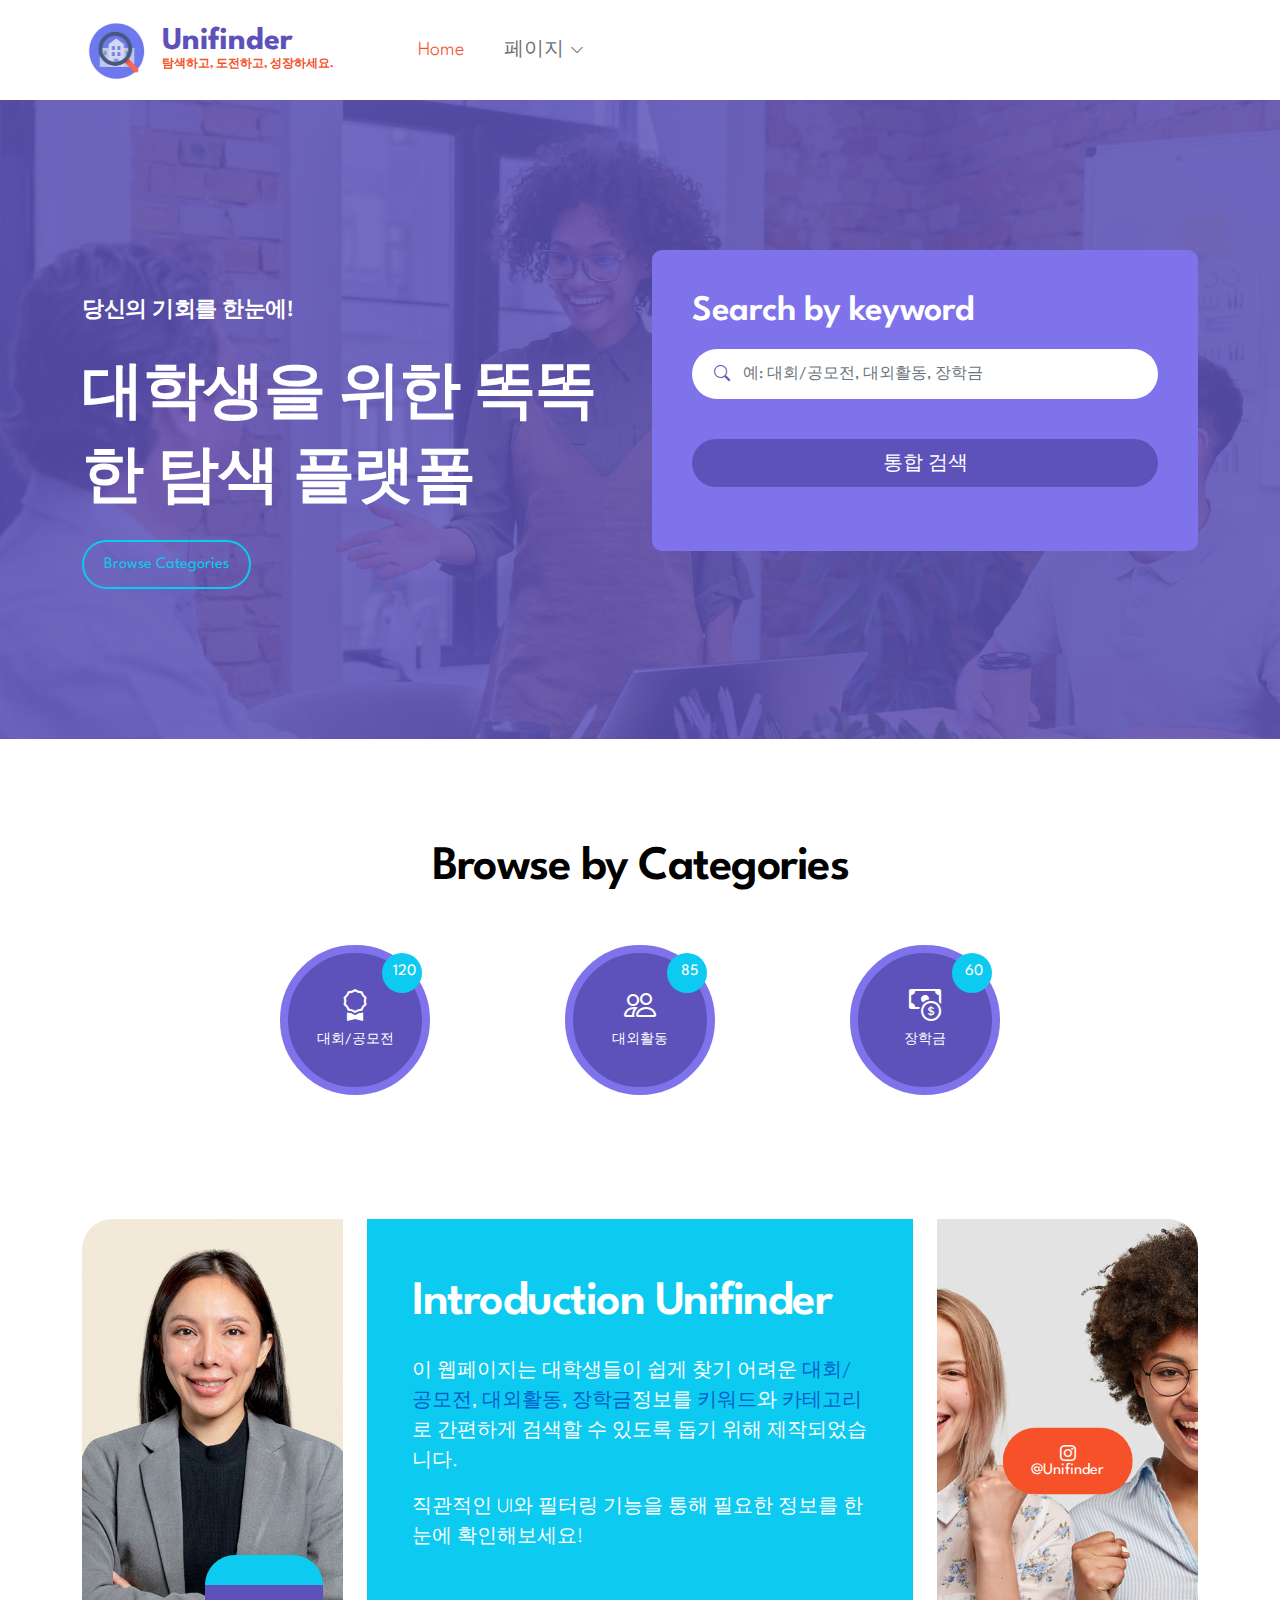
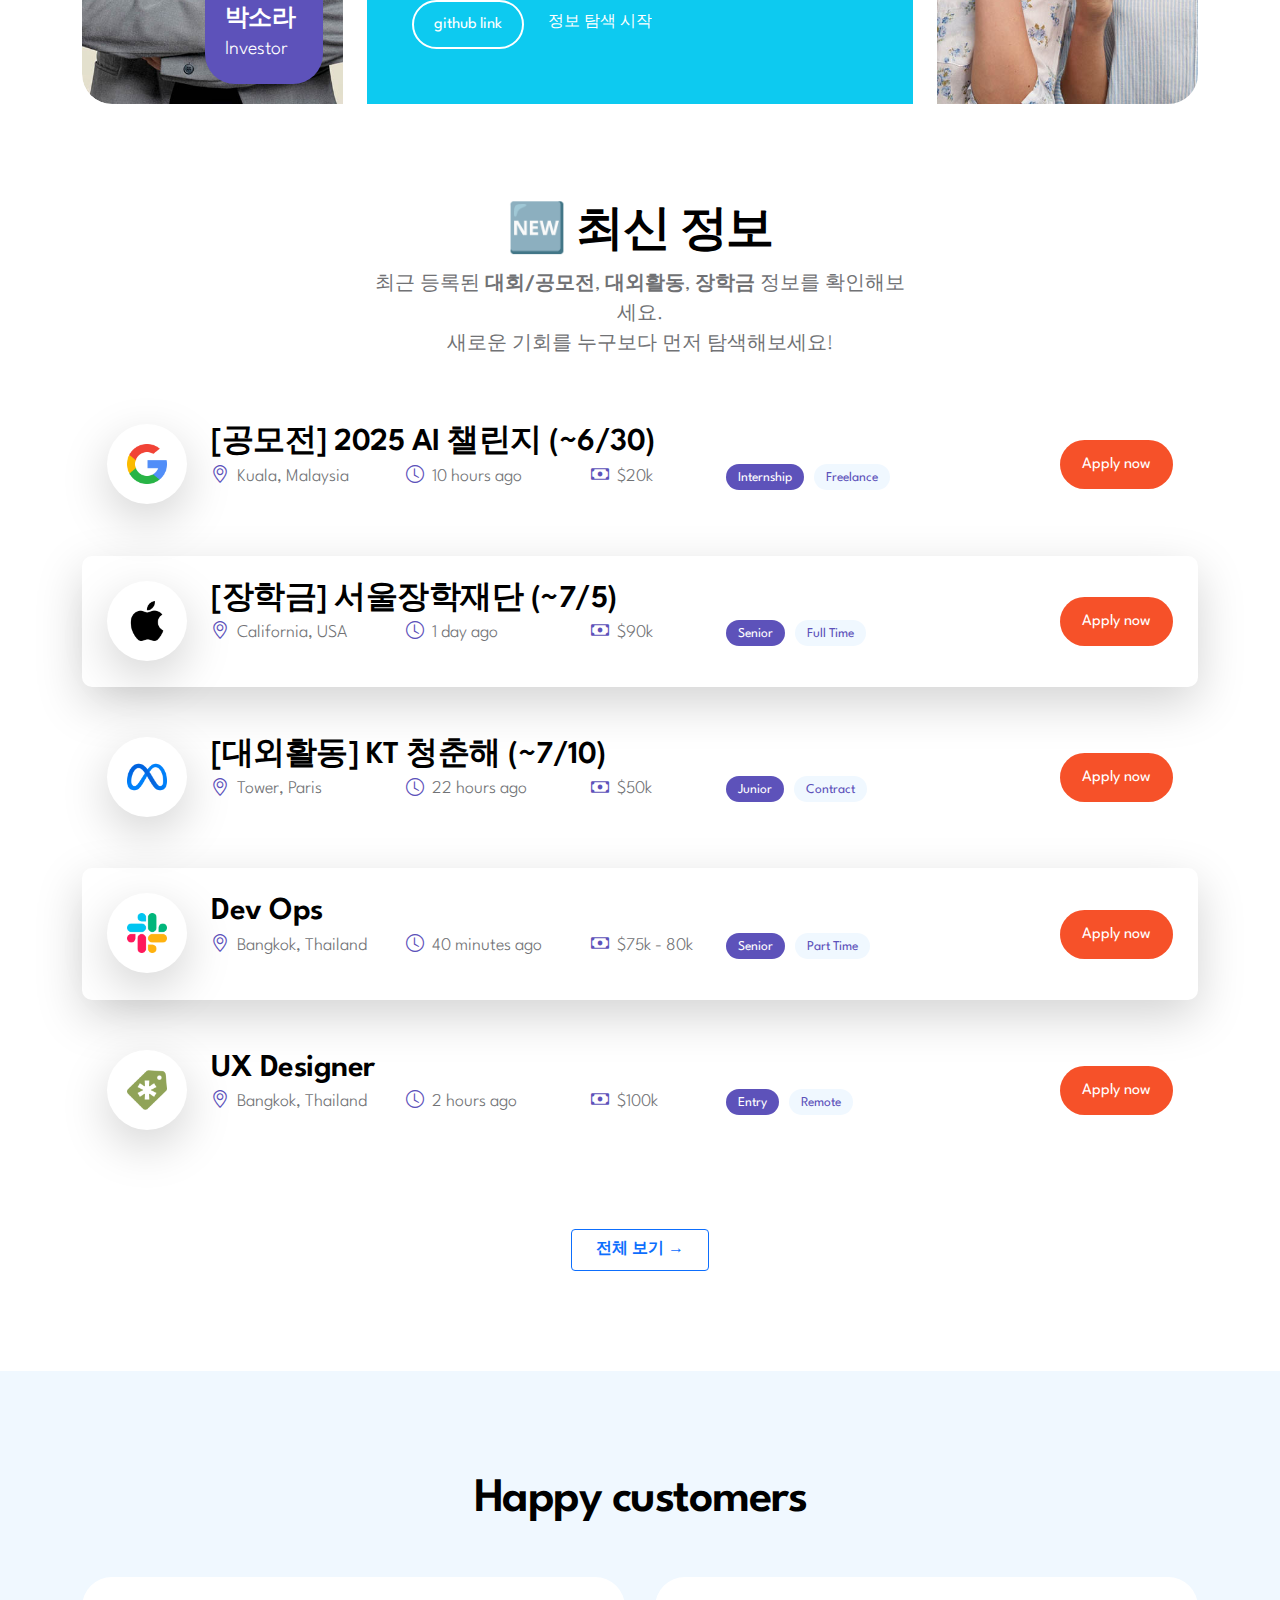
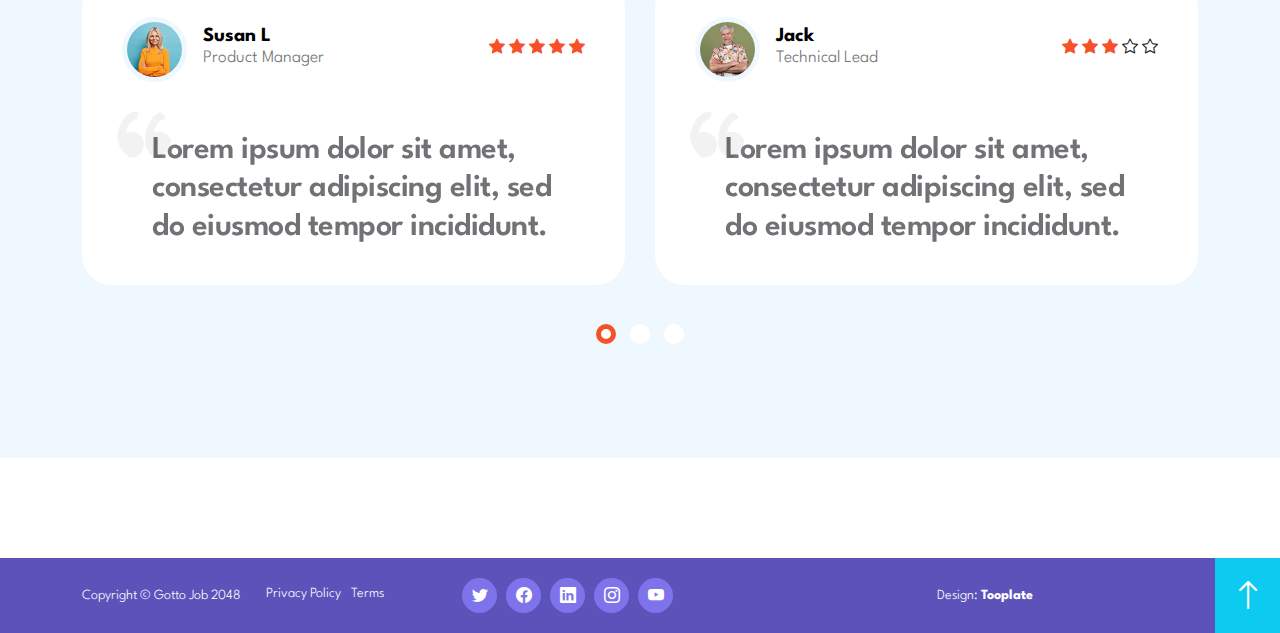
<file: Unifinder/index.html>
<!doctype html>
<html lang="en">
    <head>
        <meta charset="utf-8">
        <meta name="viewport" content="width=device-width, initial-scale=1">

        <meta name="description" content="">
        <meta name="author" content="">

        <title>Gotto Online Job Portal</title>

        <!-- CSS FILES -->
        <link rel="preconnect" href="https://fonts.googleapis.com">
        
        <link rel="preconnect" href="https://fonts.gstatic.com" crossorigin>

        <link href="https://fonts.googleapis.com/css2?family=League+Spartan:wght@100;300;400;600;700&display=swap" rel="stylesheet">

        <link href="css/bootstrap.min.css" rel="stylesheet">

        <link href="css/bootstrap-icons.css" rel="stylesheet">

        <link href="css/owl.carousel.min.css" rel="stylesheet">

        <link href="css/owl.theme.default.min.css" rel="stylesheet">

        <link href="css/tooplate-gotto-job.css" rel="stylesheet">
        
<!--

Tooplate 2134 Gotto Job

https://www.tooplate.com/view/2134-gotto-job

Bootstrap 5 HTML CSS Template

-->
    </head>
    
    <body id="top">

        <nav class="navbar navbar-expand-lg">
            <div class="container">
                <a class="navbar-brand d-flex align-items-center" href="index.html">
                    <img src="images/logo.png" class="img-fluid logo-image">

                    <div class="d-flex flex-column">
                        <strong class="logo-text">Unifinder</strong>
                        <small class="logo-slogan">탐색하고, 도전하고, 성장하세요.</small>
                    </div>
                </a>

                <button class="navbar-toggler" type="button" data-bs-toggle="collapse" data-bs-target="#navbarNav" aria-controls="navbarNav" aria-expanded="false" aria-label="Toggle navigation">
                    <span class="navbar-toggler-icon"></span>
                </button>

                <div class="collapse navbar-collapse" id="navbarNav">
                    <ul class="navbar-nav align-items-center ms-lg-5">
                        <li class="nav-item">
                            <a class="nav-link active" href="index.html">Home</a>
                        </li>

                        <!--<li class="nav-item">
                            <a class="nav-link" href="about.html">About Gotto</a>
                        </li>
                        !-->

                        <li class="nav-item dropdown">
                            <a class="nav-link dropdown-toggle" href="#" id="navbarLightDropdownMenuLink" role="button" data-bs-toggle="dropdown" aria-expanded="false">페이지</a>

                            <ul class="dropdown-menu dropdown-menu-light" aria-labelledby="navbarLightDropdownMenuLink">
                                <li><a class="dropdown-item" href="job-listings.html">전체 보기</a></li>

                                <!--<li><a class="dropdown-item" href="job-details.html">Job Details</a></li>!-->
                            </ul>
                        </li>

                        <!--<li class="nav-item">
                            <a class="nav-link" href="contact.html">Contact</a>
                        </li>
                    -->

                        <!--
                        <li class="nav-item ms-lg-auto">
                            <a class="nav-link" href="#">Register</a>
                        </li>

                        <li class="nav-item">
                            <a class="nav-link custom-btn btn" href="#">Login</a>
                        </li>
                        -->
                    </ul>
                </div>
            </div>
        </nav>

        <main>

            <section class="hero-section d-flex justify-content-center align-items-center">
                <div class="section-overlay"></div>

                <div class="container">
                    <div class="row">

                        <div class="col-lg-6 col-12 mb-5 mb-lg-0">
                            <div class="hero-section-text mt-5">
                                <h6 class="text-white">당신의 기회를 한눈에!</h6>

                                <h1 class="hero-title text-white mt-4 mb-4">대학생을 위한 똑똑한 탐색 플랫폼 </h1>

                                <a href="#categories-section" class="custom-btn custom-border-btn btn">Browse Categories</a>
                            </div>
                        </div>

                        <div class="col-lg-6 col-12">
                            <form class="custom-form hero-form" action="#" method="get" role="form">
                                <h3 class="text-white mb-3">Search by keyword</h3>

                                <div class="row">
                                    <div class="col-lg-12 col-12 ">
                                        <div class="input-group">
                                            <span class="input-group-text" id="basic-addon1"><i class="bi-search custom-icon"></i></span>

                                            <input type="text" name="keyword" id="keyword" class="form-control" placeholder="예: 대회/공모전, 대외활동, 장학금" required>
                                        </div>
                                    </div>

                                    <div class="col-lg-12 col-12 mt-3">
                                        <button type="submit" class="form-control">
                                            통합 검색
                                        </button>
                                    </div>
                                </div>
                            </form>
                        </div>

                    </div>
                </div>
            </section>


            <section class="categories-section section-padding" id="categories-section">
                <div class="container">
                    <div class="row justify-content-center align-items-center">

                        <div class="col-lg-12 col-12 text-center">
                            <h2 class="mb-5">Browse by <span>Categories</span></h2>
                        </div>

                        <div class="col-lg-3 col-md-4 col-6">
                            <div class="categories-block">
                                <a href="job-listings.html?category=contest" class="d-flex flex-column justify-content-center align-items-center h-100">
                                    <i class="categories-icon bi-award"></i>
                                
                                    <small class="categories-block-title">대회/공모전</small>

                                    <div class="categories-block-number">
                                        <span class="categories-block-number-text">120</span>
                                    </div>
                                </a>
                            </div>
                        </div>

                        <div class="col-lg-3 col-md-4 col-6">
                            <div class="categories-block">
                                <a href="job-listings.html?category=activity" class="d-flex flex-column justify-content-center align-items-center h-100">
                                    <i class="categories-icon bi-people"></i>
                                
                                    <small class="categories-block-title">대외활동</small>

                                    <div class="categories-block-number">
                                        <span class="categories-block-number-text">85</span>
                                    </div>
                                </a>
                            </div>
                        </div>

                        <div class="col-lg-3 col-md-4 col-6">
                            <div class="categories-block">
                                <a href="job-listings.html?category=scholarship" class="d-flex flex-column justify-content-center align-items-center h-100">
                                    <i class="categories-icon bi-cash-coin"></i>
                                
                                    <small class="categories-block-title">장학금</small>

                                    <div class="categories-block-number">
                                        <span class="categories-block-number-text">60</span>
                                    </div>
                                </a>
                            </div>
                        </div>
                    </div>
                </div>
            </section>


            <section class="about-section">
                <div class="container">
                    <div class="row">

                        <div class="col-lg-3 col-12">
                            <div class="about-image-wrap custom-border-radius-start">
                                <img src="images/professional-asian-businesswoman-gray-blazer.jpg" class="about-image custom-border-radius-start img-fluid" alt="">

                                <div class="about-info">
                                    <h5 class="text-white mb-0 me-2">박소라</h5>

                                    <p class="text-white mb-0">Investor</p>
                                </div>
                            </div>
                        </div>

                        <div class="col-lg-6 col-12 d-flex align-items-center">
                            <div class="custom-text-block">
                                <h2 class="text-white mb-2">Introduction Unifinder</h2>

                                <p class="text-white" style="margin-top: 1.5rem;">
                                    이 웹페이지는 대학생들이 쉽게 찾기 어려운
                                    <span style="color:#005fcc;">대회/공모전</span>,
                                    <span style="color:#005fcc;">대외활동</span>,
                                    <span style="color:#005fcc;">장학금</span>정보를
                                    <span style="color:#005fcc;">키워드</span>와
                                    <span style="color:#005fcc;">카테고리</span>로 간편하게 검색할 수 있도록 돕기 위해 제작되었습니다.</p><p class="text-white">
직관적인 UI와 필터링 기능을 통해 필요한 정보를 한눈에 확인해보세요!</p>

                                <div class="custom-border-btn-wrap d-flex align-items-center mt-5">
                                    <a href="https://github.com/ekals16/student_info_web" class="custom-btn custom-border-btn btn me-4"  target="_blank" rel="noopener noreferrer">github link</a>

                                    <a href="#" class="custom-link smoothscroll">정보 탐색 시작</a>
                                </div>
                            </div>
                        </div>

                        <div class="col-lg-3 col-12">
                            <div class="instagram-block">
                                <img src="images/horizontal-shot-happy-mixed-race-females.jpg" class="about-image custom-border-radius-end img-fluid" alt="">

                                <div class="instagram-block-text">
                                    <a href="https://instagram.com/" class="custom-btn btn">
                                        <i class="bi-instagram"></i>
                                        @Unifinder
                                    </a>
                                </div>
                            </div>
                        </div>

                    </div>
                </div>
            </section>


            <section class="job-section job-featured-section section-padding" id="job-section">
                <div class="container">
                    <div class="row">

                        <div class="col-lg-6 col-12 text-center mx-auto mb-4">
                            <h2>🆕 최신 정보</h2>
                            <p>
                                최근 등록된 <strong>대회/공모전</strong>, <strong>대외활동</strong>, <strong>장학금</strong> 정보를 확인해보세요.<br> 
                                새로운 기회를 누구보다 먼저 탐색해보세요!
                            </p>
                        </div>

                        <div class="col-lg-12 col-12">
                            <div class="job-thumb d-flex">
                                <div class="job-image-wrap bg-white shadow-lg">
                                    <img src="images/logos/google.png" class="job-image img-fluid" alt="">
                                </div>

                                <div class="job-body d-flex flex-wrap flex-auto align-items-center ms-4">
                                    <div class="mb-3">
                                        <h4 class="job-title mb-lg-0">
                                            <a href="job-details.html" class="job-title-link">[공모전] 2025 AI 챌린지 (~6/30)</a>
                                        </h4>

                                        <div class="d-flex flex-wrap align-items-center">
                                            <p class="job-location mb-0">
                                                <i class="custom-icon bi-geo-alt me-1"></i>
                                                Kuala, Malaysia
                                            </p>

                                            <p class="job-date mb-0">
                                                <i class="custom-icon bi-clock me-1"></i>
                                                10 hours ago
                                            </p>

                                            <p class="job-price mb-0">
                                                <i class="custom-icon bi-cash me-1"></i>
                                                $20k
                                            </p>

                                            <div class="d-flex">
                                                <p class="mb-0">
                                                    <a href="job-listings.html" class="badge badge-level">Internship</a>
                                                </p>

                                                <p class="mb-0">
                                                    <a href="job-listings.html" class="badge">Freelance</a>
                                                </p>
                                            </div>
                                        </div>
                                    </div>

                                    <div class="job-section-btn-wrap">
                                        <a href="job-details.html" class="custom-btn btn">Apply now</a>
                                    </div>
                                </div>
                            </div>

                            <div class="job-thumb d-flex">
                                <div class="job-image-wrap bg-white shadow-lg">
                                    <img src="images/logos/apple.png" class="job-image img-fluid" alt="">
                                </div>

                                <div class="job-body d-flex flex-wrap flex-auto align-items-center ms-4">
                                    <div class="mb-3">
                                        <h4 class="job-title mb-lg-0">
                                            <a href="job-details.html" class="job-title-link">[장학금] 서울장학재단 (~7/5)</a>
                                        </h4>

                                        <div class="d-flex flex-wrap align-items-center">
                                            <p class="job-location mb-0">
                                                <i class="custom-icon bi-geo-alt me-1"></i>
                                                California, USA
                                            </p>

                                            <p class="job-date mb-0">
                                                <i class="custom-icon bi-clock me-1"></i>
                                                1 day ago
                                            </p>

                                            <p class="job-price mb-0">
                                                <i class="custom-icon bi-cash me-1"></i>
                                                $90k
                                            </p>

                                            <div class="d-flex">
                                                <p class="mb-0">
                                                    <a href="job-listings.html" class="badge badge-level">Senior</a href="job-listings.html">
                                                </p>

                                                <p class="mb-0">
                                                    <a href="job-listings.html" class="badge">Full Time</a>
                                                </p>
                                            </div>
                                        </div>
                                    </div>

                                    <div class="job-section-btn-wrap">
                                        <a href="job-details.html" class="custom-btn btn">Apply now</a>
                                    </div>
                                </div>
                            </div>

                            <div class="job-thumb d-flex">
                                <div class="job-image-wrap bg-white shadow-lg">
                                    <img src="images/logos/meta.png" class="job-image img-fluid" alt="">
                                </div>

                                <div class="job-body d-flex flex-wrap flex-auto align-items-center ms-4">
                                    <div class="mb-3">
                                        <h4 class="job-title mb-lg-0">
                                            <a href="job-details.html" class="job-title-link">[대외활동] KT 청춘해 (~7/10)</a>
                                        </h4>

                                        <div class="d-flex flex-wrap align-items-center">
                                            <p class="job-location mb-0">
                                                <i class="custom-icon bi-geo-alt me-1"></i>
                                                Tower, Paris
                                            </p>

                                            <p class="job-date mb-0">
                                                <i class="custom-icon bi-clock me-1"></i>
                                                22 hours ago
                                            </p>

                                            <p class="job-price mb-0">
                                                <i class="custom-icon bi-cash me-1"></i>
                                                $50k
                                            </p>

                                            <div class="d-flex">
                                                <p class="mb-0">
                                                    <a href="job-listings.html" class="badge badge-level">Junior</a>
                                                </p>

                                                <p class="mb-0">
                                                    <a href="job-listings.html" class="badge">Contract</a>
                                                </p>
                                            </div>
                                        </div>
                                    </div>

                                    <div class="job-section-btn-wrap">
                                        <a href="job-details.html" class="custom-btn btn">Apply now</a>
                                    </div>
                                </div>
                            </div>

                            <div class="job-thumb d-flex">
                                <div class="job-image-wrap bg-white shadow-lg">
                                    <img src="images/logos/slack.png" class="job-image img-fluid" alt="">
                                </div>

                                <div class="job-body d-flex flex-wrap flex-auto align-items-center ms-4">
                                    <div class="mb-3">
                                        <h4 class="job-title mb-lg-0">
                                            <a href="job-details.html" class="job-title-link">Dev Ops</a>
                                        </h4>

                                        <div class="d-flex flex-wrap align-items-center">
                                            <p class="job-location mb-0">
                                                <i class="custom-icon bi-geo-alt me-1"></i>
                                                Bangkok, Thailand
                                            </p>

                                            <p class="job-date mb-0">
                                                <i class="custom-icon bi-clock me-1"></i>
                                                40 minutes ago
                                            </p>

                                            <p class="job-price mb-0">
                                                <i class="custom-icon bi-cash me-1"></i>
                                                $75k - 80k
                                            </p>

                                            <div class="d-flex">
                                                <p class="mb-0">
                                                    <a href="job-listings.html" class="badge badge-level">Senior</a>
                                                </p>

                                                <p class="mb-0">
                                                    <a href="job-listings.html" class="badge">Part Time</a>
                                                </p>
                                            </div>
                                        </div>
                                    </div>

                                    <div class="job-section-btn-wrap">
                                        <a href="job-details.html" class="custom-btn btn">Apply now</a>
                                    </div>
                                </div>
                            </div>

                            <div class="job-thumb d-flex">
                                <div class="job-image-wrap bg-white shadow-lg">
                                    <img src="images/logos/creative-market.png" class="job-image img-fluid" alt="">
                                </div>

                                <div class="job-body d-flex flex-wrap flex-auto align-items-center ms-4">
                                    <div class="mb-3">
                                        <h4 class="job-title mb-lg-0">
                                            <a href="job-details.html" class="job-title-link">UX Designer</a>
                                        </h4>

                                        <div class="d-flex flex-wrap align-items-center">
                                            <p class="job-location mb-0">
                                                <i class="custom-icon bi-geo-alt me-1"></i>
                                                Bangkok, Thailand
                                            </p>

                                            <p class="job-date mb-0">
                                                <i class="custom-icon bi-clock me-1"></i>
                                                2 hours ago
                                            </p>

                                            <p class="job-price mb-0">
                                                <i class="custom-icon bi-cash me-1"></i>
                                                $100k
                                            </p>

                                            <div class="d-flex">
                                                <p class="mb-0">
                                                    <a href="job-listings.html" class="badge badge-level">Entry</a>
                                                </p>

                                                <p class="mb-0">
                                                    <a href="job-listings.html" class="badge">Remote</a>
                                                </p>
                                            </div>
                                        </div>
                                    </div>

                                    <div class="job-section-btn-wrap">
                                        <a href="job-details.html" class="custom-btn btn">Apply now</a>
                                    </div>
                                </div>
                            </div>
<!--
                            <nav aria-label="Page navigation example">
                                <ul class="pagination justify-content-center mt-5">
                                    <li class="page-item">
                                        <a class="page-link" href="#" aria-label="Previous">
                                            <span aria-hidden="true">Prev</span>
                                        </a>
                                    </li>

                                    <li class="page-item active" aria-current="page">
                                        <a class="page-link" href="#">1</a>
                                    </li>
                                    
                                    <li class="page-item">
                                        <a class="page-link" href="#">2</a>
                                    </li>
                                    
                                    <li class="page-item">
                                        <a class="page-link" href="#">3</a>
                                    </li>

                                    <li class="page-item">
                                        <a class="page-link" href="#">4</a>
                                    </li>

                                    <li class="page-item">
                                        <a class="page-link" href="#">5</a>
                                    </li>
                                    
                                    <li class="page-item">
                                        <a class="page-link" href="#" aria-label="Next">
                                            <span aria-hidden="true">Next</span>
                                        </a>
                                    </li>
                                </ul>
                            </nav>
-->
                        </div>
                        <div class="text-center mt-5">
      <a href="job-listings.html" class="btn btn-outline-primary px-4 py-2" style="font-weight: bold;">
        전체 보기 →
      </a>

                    </div>
                </div>
            </section>

<!--
            <section>
                <div class="container">
                    <div class="row">

                        <div class="col-lg-6 col-12">
                            <div class="custom-text-block custom-border-radius-start">
                                <h2 class="text-white mb-3">Gotto helps you an easier way to get new job</h2>

                                <p class="text-white">You are not allowed to redistribute the template ZIP file on any other template collection website. Please contact us for more info. Thank you.</p>

                                <div class="d-flex mt-4">
                                    <div class="counter-thumb"> 
                                        <div class="d-flex">
                                            <span class="counter-number" data-from="1" data-to="12" data-speed="1000"></span>
                                            <span class="counter-number-text">M</span>
                                        </div>

                                        <span class="counter-text">Daily active users</span>
                                    </div> 

                                    <div class="counter-thumb">    
                                        <div class="d-flex">
                                            <span class="counter-number" data-from="1" data-to="450" data-speed="1000"></span>
                                            <span class="counter-number-text">k</span>
                                        </div>

                                        <span class="counter-text">Opening jobs</span>
                                    </div> 
                                </div>
                            </div>
                        </div>

                        <div class="col-lg-6 col-12">
                            <div class="video-thumb">
                                <img src="images/people-working-as-team-company.jpg" class="about-image custom-border-radius-end img-fluid" alt="">

                                <div class="video-info">
                                    <a href="https://www.youtube.com/tooplate" class="youtube-icon bi-youtube"></a>
                                </div>
                            </div>
                        </div>

                    </div>
                </div>
            </section>
-->
<!--
            <section class="job-section recent-jobs-section section-padding">
                <div class="container">
                    <div class="row align-items-center">

                        <div class="col-lg-6 col-12 mb-4">
                            <h2>Recent Jobs</h2>

                            <p><strong>Over 10k opening jobs</strong> Lorem Ipsum dolor sit amet, consectetur adipsicing kengan omeg kohm tokito adipcingi elit eismuod larehai</p>
                        </div>

                        <div class="clearfix"></div>

                        <div class="col-lg-4 col-md-6 col-12">
                            <div class="job-thumb job-thumb-box">
                                <div class="job-image-box-wrap">
                                    <a href="job-details.html">
                                        <img src="images/jobs/it-professional-works-startup-project.jpg" class="job-image img-fluid" alt="">
                                    </a>

                                    <div class="job-image-box-wrap-info d-flex align-items-center">
                                        <p class="mb-0">
                                            <a href="job-listings.html" class="badge badge-level">Internship</a>
                                        </p>

                                        <p class="mb-0">
                                            <a href="job-listings.html" class="badge">Freelance</a>
                                        </p>
                                    </div>
                                </div>

                                <div class="job-body">
                                    <h4 class="job-title">
                                        <a href="job-details.html" class="job-title-link">Technical Lead</a>
                                    </h4>

                                    <div class="d-flex align-items-center">
                                        <div class="job-image-wrap d-flex align-items-center bg-white shadow-lg mt-2 mb-4">
                                            <img src="images/logos/salesforce.png" class="job-image me-3 img-fluid" alt="">

                                            <p class="mb-0">Salesforce</p>
                                        </div>

                                        <a href="#" class="bi-bookmark ms-auto me-2">
                                        </a>

                                        <a href="#" class="bi-heart">
                                        </a>
                                    </div>

                                    <div class="d-flex align-items-center">
                                        <p class="job-location">
                                            <i class="custom-icon bi-geo-alt me-1"></i>
                                            Kuala, Malaysia
                                        </p>

                                        <p class="job-date">
                                            <i class="custom-icon bi-clock me-1"></i>
                                            10 hours ago
                                        </p>
                                    </div>

                                    <div class="d-flex align-items-center border-top pt-3">
                                        <p class="job-price mb-0">
                                            <i class="custom-icon bi-cash me-1"></i>
                                            $50k
                                        </p>

                                        <a href="job-details.html" class="custom-btn btn ms-auto">Apply now</a>
                                    </div>
                                </div>
                            </div>
                        </div>

                        <div class="col-lg-4 col-md-6 col-12">
                            <div class="job-thumb job-thumb-box">
                                <div class="job-image-box-wrap">
                                    <a href="job-details.html">
                                        <img src="images/jobs/marketing-assistant.jpg" class="job-image img-fluid" alt="marketing assistant">
                                    </a>

                                    <div class="job-image-box-wrap-info d-flex align-items-center">
                                        <p class="mb-0">
                                            <a href="job-listings.html" class="badge badge-level">Senior</a>
                                        </p>

                                        <p class="mb-0">
                                            <a href="job-listings.html" class="badge">Part Time</a>
                                        </p>
                                    </div>
                                </div>

                                <div class="job-body">
                                    <h4 class="job-title">
                                        <a href="job-details.html" class="job-title-link">Marketing Assistant</a>
                                    </h4>

                                    <div class="d-flex align-items-center">
                                        <div class="job-image-wrap d-flex align-items-center bg-white shadow-lg mt-2 mb-4">
                                            <img src="images/logos/spotify.png" class="job-image me-3 img-fluid" alt="">

                                            <p class="mb-0">Spotify</p>
                                        </div>

                                        <a href="#" class="bi-bookmark ms-auto me-2">
                                        </a>

                                        <a href="#" class="bi-heart">
                                        </a>
                                    </div>

                                    <div class="d-flex align-items-center">
                                        <p class="job-location">
                                            <i class="custom-icon bi-geo-alt me-1"></i>
                                            California, USA
                                        </p>

                                        <p class="job-date">
                                            <i class="custom-icon bi-clock me-1"></i>
                                            8 days ago
                                        </p>
                                    </div>

                                    <div class="d-flex align-items-center border-top pt-3">
                                        <p class="job-price mb-0">
                                            <i class="custom-icon bi-cash me-1"></i>
                                            $20k
                                        </p>

                                        <a href="job-details.html" class="custom-btn btn ms-auto">Apply now</a>
                                    </div>
                                </div>
                            </div>
                        </div>

                        <div class="col-lg-4 col-md-6 col-12">
                            <div class="job-thumb job-thumb-box">
                                <div class="job-image-box-wrap">
                                    <a href="job-details.html">
                                        <img src="images/jobs/coding-man.jpg" class="job-image img-fluid" alt="">
                                    </a>

                                    <div class="job-image-box-wrap-info d-flex align-items-center">
                                        <p class="mb-0">
                                            <a href="job-listings.html" class="badge badge-level">Junior</a>
                                        </p>

                                        <p class="mb-0">
                                            <a href="job-listings.html" class="badge">Contract</a>
                                        </p>
                                    </div>
                                </div>

                                <div class="job-body">
                                    <h4 class="job-title">
                                        <a href="job-details.html" class="job-title-link">Programmer</a>
                                    </h4>
                                        
                                    <div class="d-flex align-items-center">
                                        <div class="job-image-wrap d-flex align-items-center bg-white shadow-lg mt-2 mb-4">
                                            <img src="images/logos/twitter.png" class="job-image me-3 img-fluid" alt="">

                                            <p class="mb-0">Twiter</p>
                                        </div>

                                        <a href="#" class="bi-bookmark ms-auto me-2">
                                        </a>

                                        <a href="#" class="bi-heart">
                                        </a>
                                    </div>

                                    <div class="d-flex align-items-center">
                                        <p class="job-location">
                                            <i class="custom-icon bi-geo-alt me-1"></i>
                                            California, USA
                                        </p>

                                        <p class="job-date">
                                            <i class="custom-icon bi-clock me-1"></i>
                                            23 hours ago
                                        </p>
                                    </div>

                                    <div class="d-flex align-items-center border-top pt-3">
                                        <p class="job-price mb-0">
                                            <i class="custom-icon bi-cash me-1"></i>
                                            $68k
                                        </p>

                                        <a href="job-details.html" class="custom-btn btn ms-auto">Apply now</a>
                                    </div>
                                </div>
                            </div>
                        </div>

                        <div class="col-lg-4 col-md-6 col-12">
                            <div class="job-thumb job-thumb-box">
                                <div class="job-image-box-wrap">
                                    <a href="job-details.html">
                                        <img src="images/jobs/pretty-blogger-posing-cozy-apartment.jpg" class="job-image img-fluid" alt="">
                                    </a>

                                    <div class="job-image-box-wrap-info d-flex align-items-center">
                                        <p class="mb-0">
                                            <a href="job-listings.html" class="badge badge-level">Junior</a>
                                        </p>

                                        <p class="mb-0">
                                            <a href="job-listings.html" class="badge">Contract</a>
                                        </p>
                                    </div>
                                </div>

                                <div class="job-body">
                                    <h4 class="job-title">
                                        <a href="job-details.html" class="job-title-link">HR Manager</a>
                                    </h4>

                                    <div class="d-flex align-items-center">
                                        <div class="job-image-wrap d-flex align-items-center bg-white shadow-lg mt-2 mb-4">
                                            <img src="images/logos/yelp.png" class="job-image me-3 img-fluid" alt="">

                                            <p class="mb-0">Yelp</p>
                                        </div>

                                        <a href="#" class="bi-bookmark ms-auto me-2">
                                        </a>

                                        <a href="#" class="bi-heart">
                                        </a>
                                    </div>

                                    <div class="d-flex align-items-center">
                                        <p class="job-location">
                                            <i class="custom-icon bi-geo-alt me-1"></i>
                                            California, USA
                                        </p>

                                        <p class="job-date">
                                            <i class="custom-icon bi-clock me-1"></i>
                                            15 hours ago
                                        </p>
                                    </div>

                                    <div class="d-flex align-items-center border-top pt-3">
                                        <p class="job-price mb-0">
                                            <i class="custom-icon bi-cash me-1"></i>
                                            $35k - 45k
                                        </p>

                                        <a href="job-details.html" class="custom-btn btn ms-auto">Apply now</a>
                                    </div>
                                </div>
                            </div>
                        </div>

                        <div class="col-lg-4 col-md-6 col-12">
                            <div class="job-thumb job-thumb-box">
                                <div class="job-image-box-wrap">
                                    <a href="job-details.html">
                                        <img src="images/jobs/paper-analysis.jpg" class="job-image img-fluid" alt="">
                                    </a>

                                    <div class="job-image-box-wrap-info d-flex align-items-center">
                                        <p class="mb-0">
                                            <a href="job-listings.html" class="badge badge-level">Junior</a>
                                        </p>

                                        <p class="mb-0">
                                            <a href="job-listings.html" class="badge">Contract</a>
                                        </p>
                                    </div>
                                </div>

                                <div class="job-body">
                                    <h4 class="job-title">
                                        <a href="job-details.html" class="job-title-link">Sales Representative</a>
                                    </h4>
                                        
                                    <div class="d-flex align-items-center">
                                        <div class="job-image-wrap d-flex align-items-center bg-white shadow-lg mt-2 mb-4">
                                            <img src="images/logos/paypal.png" class="job-image me-3 img-fluid" alt="">

                                            <p class="mb-0">Paypal</p>
                                        </div>

                                        <a href="#" class="bi-bookmark ms-auto me-2">
                                        </a>

                                        <a href="#" class="bi-heart">
                                        </a>
                                    </div>

                                    <div class="d-flex align-items-center">
                                        <p class="job-location">
                                            <i class="custom-icon bi-geo-alt me-1"></i>
                                            Bangkok, Thailand
                                        </p>

                                        <p class="job-date">
                                            <i class="custom-icon bi-clock me-1"></i>
                                            30 mins ago
                                        </p>
                                    </div>

                                    <div class="d-flex align-items-center border-top pt-3">
                                        <p class="job-price mb-0">
                                            <i class="custom-icon bi-cash me-1"></i>
                                            $20k - 35k
                                        </p>

                                        <a href="job-details.html" class="custom-btn btn ms-auto">Apply now</a>
                                    </div>
                                </div>
                            </div>
                        </div>

                        <div class="col-lg-4 col-md-6 col-12">
                            <div class="job-thumb job-thumb-box">
                                <div class="job-image-box-wrap">
                                    <a href="job-details.html">
                                        <img src="images/jobs/logo-designer-working-computer-desktop.jpg" class="job-image img-fluid" alt="">
                                    </a>

                                    <div class="job-image-box-wrap-info d-flex align-items-center">
                                        <p class="mb-0">
                                            <a href="job-listings.html" class="badge badge-level">Mid Level</a>
                                        </p>

                                        <p class="mb-0">
                                            <a href="job-listings.html" class="badge">Full Time</a>
                                        </p>
                                    </div>
                                </div>

                                <div class="job-body">
                                    <h4 class="job-title">
                                        <a href="job-details.html" class="job-title-link">Graphic Designer</a>
                                    </h4>
                                        
                                    <div class="d-flex align-items-center">
                                        <div class="job-image-wrap d-flex align-items-center bg-white shadow-lg mt-2 mb-4">
                                            <img src="images/logos/envato.png" class="job-image me-3 img-fluid" alt="">

                                            <p class="mb-0">Envato</p>
                                        </div>

                                        <a href="#" class="bi-bookmark ms-auto me-2">
                                        </a>

                                        <a href="#" class="bi-heart">
                                        </a>
                                    </div>

                                    <div class="d-flex align-items-center">
                                        <p class="job-location">
                                            <i class="custom-icon bi-geo-alt me-1"></i>
                                            Melbourne, Australia
                                        </p>

                                        <p class="job-date">
                                            <i class="custom-icon bi-clock me-1"></i>
                                            2 days ago
                                        </p>
                                    </div>

                                    <div class="d-flex align-items-center border-top pt-3">
                                        <p class="job-price mb-0">
                                            <i class="custom-icon bi-cash me-1"></i>
                                            $20k
                                        </p>

                                        <a href="job-details.html" class="custom-btn btn ms-auto">Apply now</a>
                                    </div>
                                </div>
                            </div>
                        </div>

                        <div class="col-lg-4 col-12 recent-jobs-bottom d-flex ms-auto my-4">
                            <a href="job-listings.html" class="custom-btn btn ms-lg-auto">Browse Job Listings</a>
                        </div>

                    </div>
                </div>
            </section>
-->

            <section class="reviews-section section-padding">
                <div class="container">
                    <div class="row">

                        <div class="col-lg-12 col-12">
                            <h2 class="text-center mb-5">Happy customers</h2>

                            <div class="owl-carousel owl-theme reviews-carousel">
                                <div class="reviews-thumb">
                                
                                    <div class="reviews-info d-flex align-items-center">
                                        <img src="images/avatar/portrait-charming-middle-aged-attractive-woman-with-blonde-hair.jpg" class="avatar-image img-fluid" alt="">

                                        <div class="d-flex align-items-center justify-content-between flex-wrap w-100 ms-3">
                                            <p class="mb-0">
                                                <strong>Susan L</strong>
                                                <small>Product Manager</small>
                                            </p>

                                            <div class="reviews-icons">
                                                <i class="bi-star-fill"></i>
                                                <i class="bi-star-fill"></i>
                                                <i class="bi-star-fill"></i>
                                                <i class="bi-star-fill"></i>
                                                <i class="bi-star-fill"></i>
                                            </div>
                                        </div>
                                    </div>

                                    <div class="reviews-body">
                                        <img src="images/left-quote.png" class="quote-icon img-fluid" alt="">

                                        <h4 class="reviews-title">Lorem ipsum dolor sit amet, consectetur adipiscing elit, sed do eiusmod tempor incididunt.</h4>
                                    </div>
                                </div>

                                <div class="reviews-thumb">
                                    <div class="reviews-info d-flex align-items-center">
                                        <img src="images/avatar/medium-shot-smiley-senior-man.jpg" class="avatar-image img-fluid" alt="">

                                        <div class="d-flex align-items-center justify-content-between flex-wrap w-100 ms-3">
                                            <p class="mb-0">
                                                <strong>Jack</strong>
                                                <small>Technical Lead</small>
                                            </p>

                                            <div class="reviews-icons">
                                                <i class="bi-star-fill"></i>
                                                <i class="bi-star-fill"></i>
                                                <i class="bi-star-fill"></i>
                                                <i class="bi-star"></i>
                                                <i class="bi-star"></i>
                                            </div>
                                        </div>
                                    </div>

                                    <div class="reviews-body">
                                        <img src="images/left-quote.png" class="quote-icon img-fluid" alt="">

                                        <h4 class="reviews-title">Lorem ipsum dolor sit amet, consectetur adipiscing elit, sed do eiusmod tempor incididunt.</h4>
                                    </div>
                                </div>

                                <div class="reviews-thumb">

                                    <div class="reviews-info d-flex align-items-center">
                                        <img src="images/avatar/portrait-beautiful-young-woman.jpg" class="avatar-image img-fluid" alt="">

                                        <div class="d-flex align-items-center justify-content-between flex-wrap w-100 ms-3">
                                            <p class="mb-0">
                                                <strong>Haley</strong>
                                                <small>Sales & Marketing</small>
                                            </p>

                                            <div class="reviews-icons">
                                                <i class="bi-star-fill"></i>
                                                <i class="bi-star-fill"></i>
                                                <i class="bi-star-fill"></i>
                                                <i class="bi-star-fill"></i>
                                                <i class="bi-star-fill"></i>
                                            </div>
                                        </div>
                                    </div>

                                    <div class="reviews-body">
                                        <img src="images/left-quote.png" class="quote-icon img-fluid" alt="">

                                        <h4 class="reviews-title">Lorem ipsum dolor sit amet, consectetur adipiscing elit, sed do eiusmod tempor incididunt.</h4>
                                    </div>
                                </div>

                                <div class="reviews-thumb">
                                    <div class="reviews-info d-flex align-items-center">
                                        <img src="images/avatar/blond-man-happy-expression.jpg" class="avatar-image img-fluid" alt="">

                                        <div class="d-flex align-items-center justify-content-between flex-wrap w-100 ms-3">
                                            <p class="mb-0">
                                                <strong>Jackson</strong>
                                                <small>Dev Ops</small>
                                            </p>

                                            <div class="reviews-icons">
                                                <i class="bi-star-fill"></i>
                                                <i class="bi-star-fill"></i>
                                                <i class="bi-star-fill"></i>
                                                <i class="bi-star"></i>
                                                <i class="bi-star"></i>
                                            </div>
                                        </div>
                                    </div>

                                    <div class="reviews-body">
                                        <img src="images/left-quote.png" class="quote-icon img-fluid" alt="">

                                        <h4 class="reviews-title">Lorem ipsum dolor sit amet, consectetur adipiscing elit, sed do eiusmod tempor incididunt.</h4>
                                    </div>
                                </div>

                                <div class="reviews-thumb">
                                    <div class="reviews-info d-flex align-items-center">
                                        <img src="images/avatar/university-study-abroad-lifestyle-concept.jpg" class="avatar-image img-fluid" alt="">

                                        <div class="d-flex align-items-center justify-content-between flex-wrap w-100 ms-3">
                                            <p class="mb-0">
                                                <strong>Kevin</strong>
                                                <small>Internship</small>
                                            </p>

                                            <div class="reviews-icons">
                                                <i class="bi-star-fill"></i>
                                                <i class="bi-star-fill"></i>
                                                <i class="bi-star-fill"></i>
                                                <i class="bi-star-fill"></i>
                                                <i class="bi-star-fill"></i>
                                            </div>
                                        </div>
                                    </div>

                                    <div class="reviews-body">
                                        <img src="images/left-quote.png" class="quote-icon img-fluid" alt="">

                                        <h4 class="reviews-title">Lorem ipsum dolor sit amet, consectetur adipiscing elit, sed do eiusmod tempor incididunt.</h4>
                                    </div>
                                </div>
                            </div>
                        </div>

                    </div>
                </div>
            </section>

<!--
            <section class="cta-section">
                <div class="section-overlay"></div>

                <div class="container">
                    <div class="row">

                        <div class="col-lg-6 col-10">
                            <h2 class="text-white mb-2">Over 10k opening jobs</h2>

                            <p class="text-white">If you are looking for free HTML templates, you may visit Tooplate website. If you need a collection of free templates, you can visit Too CSS website.</p>
                        </div>

                        <div class="col-lg-4 col-12 ms-auto">
                            <div class="custom-border-btn-wrap d-flex align-items-center mt-lg-4 mt-2">
                                <a href="#" class="custom-btn custom-border-btn btn me-4">Create an account</a>

                                <a href="#" class="custom-link">Post a job</a>
                            </div>
                        </div>

                    </div>
                </div>
            </section>
        </main>
-->
        <!--
        <footer class="site-footer">
            <div class="container">
                <div class="row">

                    <div class="col-lg-4 col-md-6 col-12 mb-3">
                        <div class="d-flex align-items-center mb-4">
                            <img src="images/logo.png" class="img-fluid logo-image">

                            <div class="d-flex flex-column">
                                <strong class="logo-text">Gotto</strong>
                                <small class="logo-slogan">Online Job Portal</small>
                            </div>
                        </div>  

                        <p class="mb-2">
                            <i class="custom-icon bi-globe me-1"></i>

                            <a href="#" class="site-footer-link">
                                www.jobbportal.com
                            </a>
                        </p>

                        <p class="mb-2">
                            <i class="custom-icon bi-telephone me-1"></i>

                            <a href="tel: 305-240-9671" class="site-footer-link">
                                305-240-9671
                            </a>
                        </p>

                        <p>
                            <i class="custom-icon bi-envelope me-1"></i>

                            <a href="mailto:info@yourgmail.com" class="site-footer-link">
                                info@jobportal.co
                            </a>
                        </p>

                    </div>

                    <div class="col-lg-2 col-md-3 col-6 ms-lg-auto">
                        <h6 class="site-footer-title">Company</h6>

                        <ul class="footer-menu">
                            <li class="footer-menu-item"><a href="#" class="footer-menu-link">About</a></li>

                            <li class="footer-menu-item"><a href="#" class="footer-menu-link">Blog</a></li>

                            <li class="footer-menu-item"><a href="#" class="footer-menu-link">Jobs</a></li>

                            <li class="footer-menu-item"><a href="#" class="footer-menu-link">Contact</a></li>
                        </ul>
                    </div>

                    <div class="col-lg-2 col-md-3 col-6">
                        <h6 class="site-footer-title">Resources</h6>

                        <ul class="footer-menu">
                            <li class="footer-menu-item"><a href="#" class="footer-menu-link">Guide</a></li>

                            <li class="footer-menu-item"><a href="#" class="footer-menu-link">How it works</a></li>

                            <li class="footer-menu-item"><a href="#" class="footer-menu-link">Salary Tool</a></li>
                        </ul>
                    </div>

                    <div class="col-lg-4 col-md-8 col-12 mt-3 mt-lg-0">
                        <h6 class="site-footer-title">Newsletter</h6>

                        <form class="custom-form newsletter-form" action="#" method="post" role="form">
                            <h6 class="site-footer-title">Get notified jobs news</h6>

                            <div class="input-group">
                                <span class="input-group-text" id="basic-addon1"><i class="bi-person"></i></span>

                                <input type="text" name="newsletter-name" id="newsletter-name" class="form-control" placeholder="yourname@gmail.com" required>

                                <button type="submit" class="form-control">
                                    <i class="bi-send"></i>
                                </button>
                            </div>
                        </form>
                    </div>

                </div>
            </div>
-->
            <div class="site-footer-bottom">
                <div class="container">
                    <div class="row">

                        <div class="col-lg-4 col-12 d-flex align-items-center">
                            <p class="copyright-text">Copyright © Gotto Job 2048</p>

                            <ul class="footer-menu d-flex">
                                <li class="footer-menu-item"><a href="#" class="footer-menu-link">Privacy Policy</a></li>

                                <li class="footer-menu-item"><a href="#" class="footer-menu-link">Terms</a></li>
                            </ul>
                        </div>

                        <div class="col-lg-5 col-12 mt-2 mt-lg-0">
                            <ul class="social-icon">
                                <li class="social-icon-item">
                                    <a href="#" class="social-icon-link bi-twitter"></a>
                                </li>

                                <li class="social-icon-item">
                                    <a href="#" class="social-icon-link bi-facebook"></a>
                                </li>

                                <li class="social-icon-item">
                                    <a href="#" class="social-icon-link bi-linkedin"></a>
                                </li>

                                <li class="social-icon-item">
                                    <a href="#" class="social-icon-link bi-instagram"></a>
                                </li>

                                <li class="social-icon-item">
                                    <a href="#" class="social-icon-link bi-youtube"></a>
                                </li>
                            </ul>
                        </div>

                        <div class="col-lg-3 col-12 mt-2 d-flex align-items-center mt-lg-0">
                            <p>Design: <a class="sponsored-link" rel="sponsored" href="https://www.tooplate.com" target="_blank">Tooplate</a></p>
                        </div>

                        <a class="back-top-icon bi-arrow-up smoothscroll d-flex justify-content-center align-items-center" href="#top"></a>

                    </div>
                </div>
            </div>
        </footer>

        <!-- JAVASCRIPT FILES -->
        <script src="js/jquery.min.js"></script>
        <script src="js/bootstrap.min.js"></script>
        <script src="js/owl.carousel.min.js"></script>
        <script src="js/counter.js"></script>
        <script src="js/custom.js"></script>

    </body>
</html>
</file>
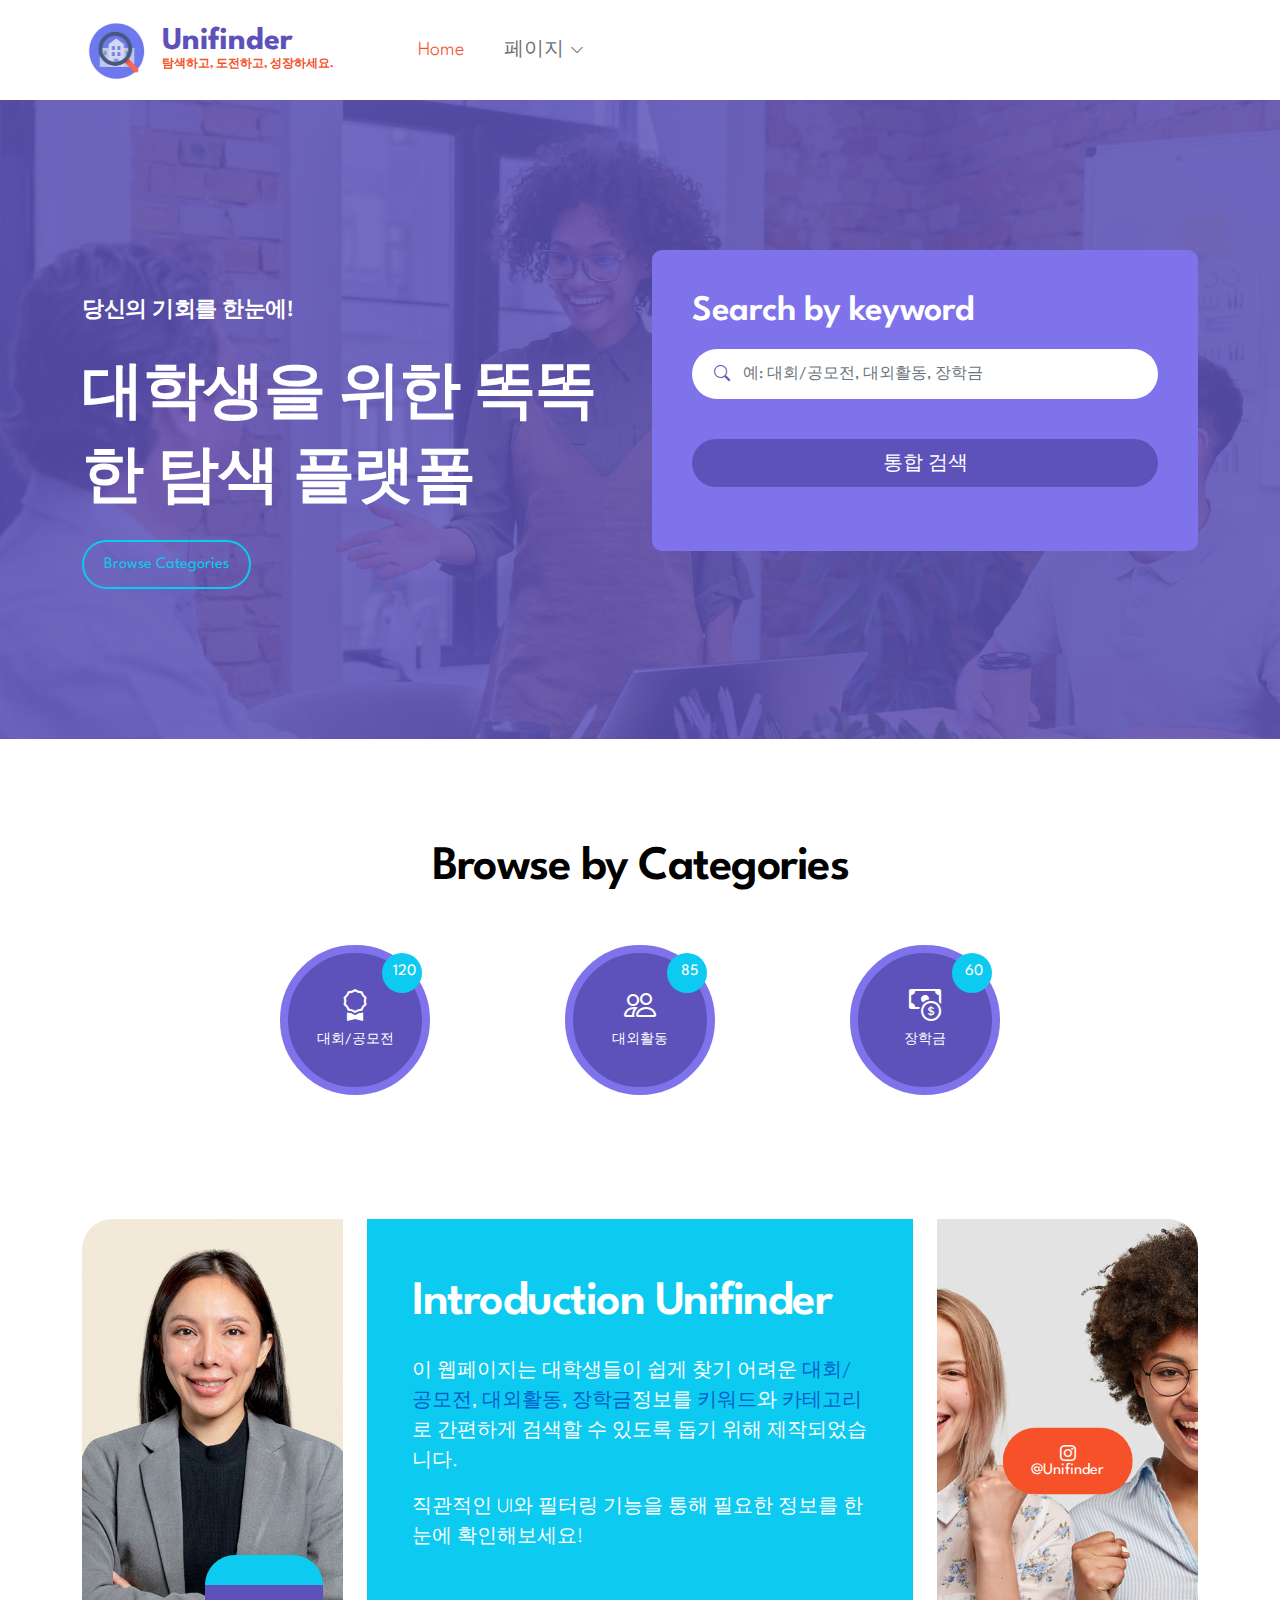
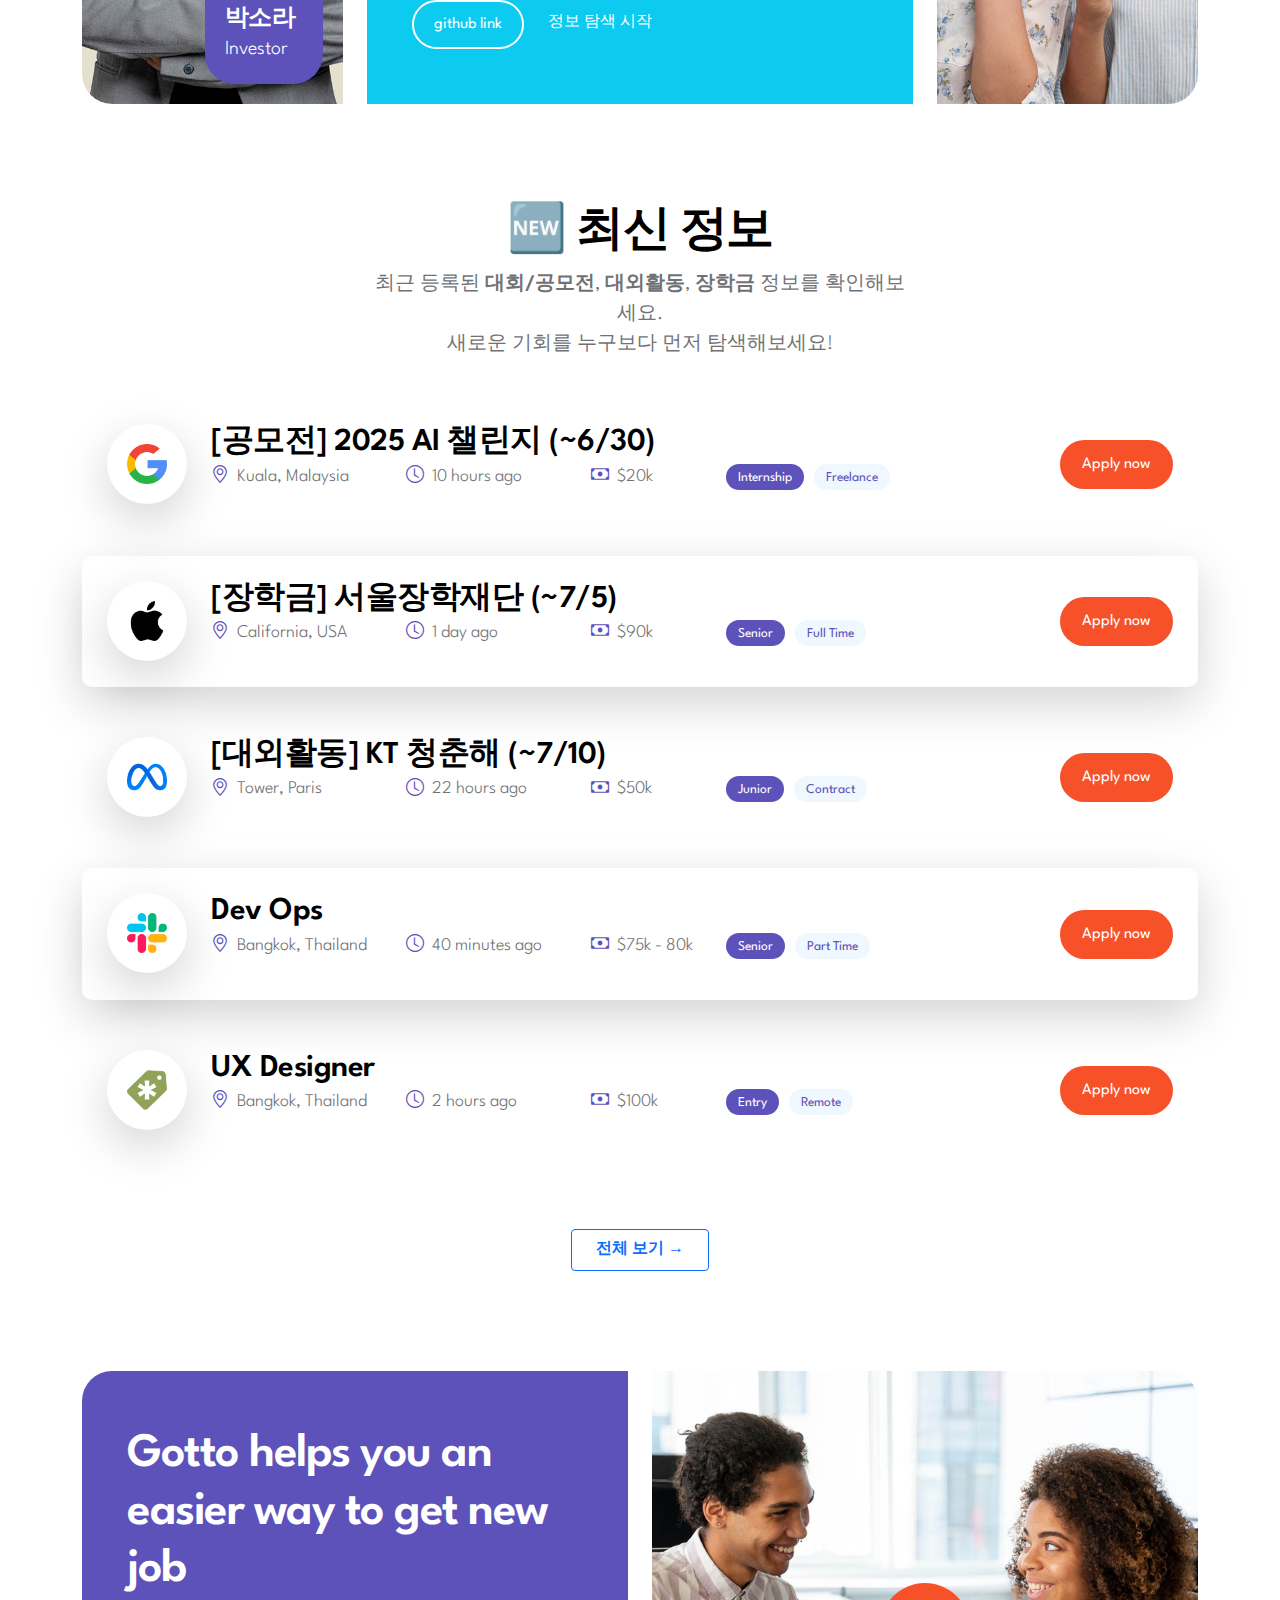
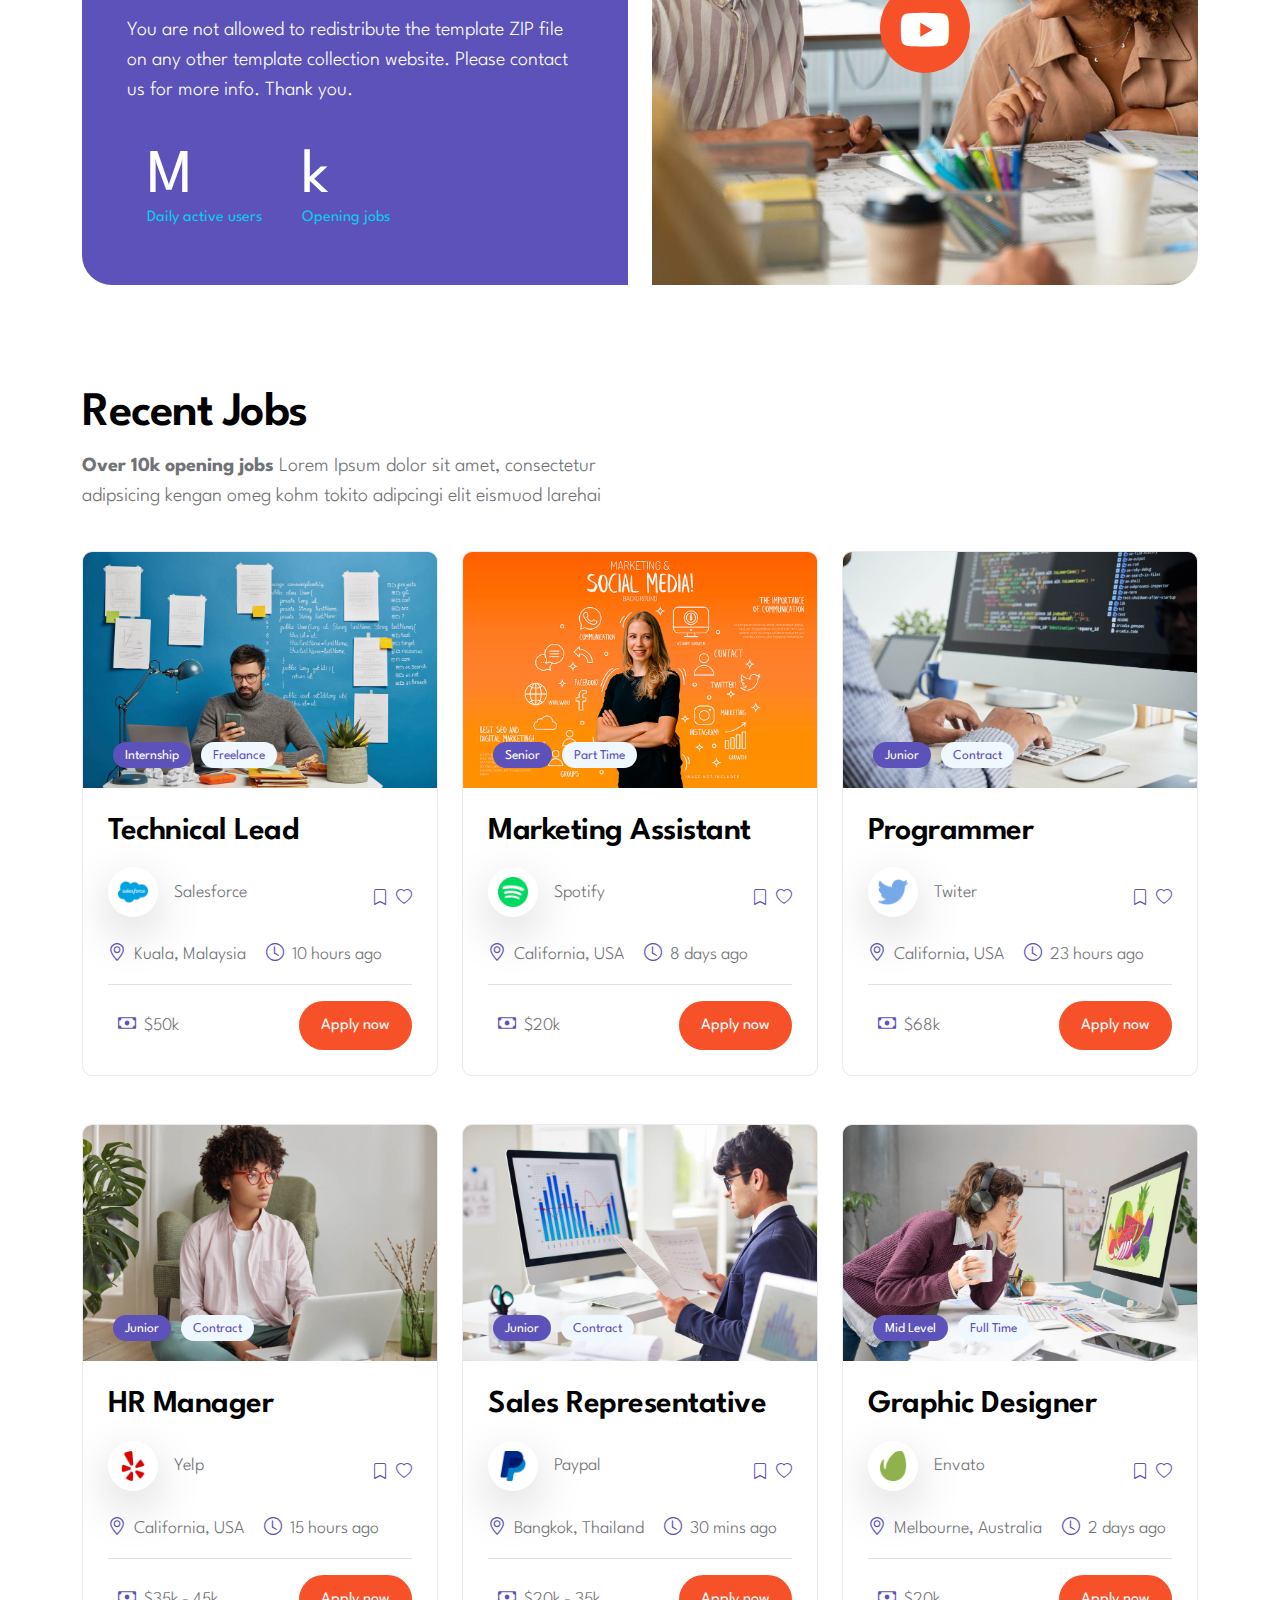
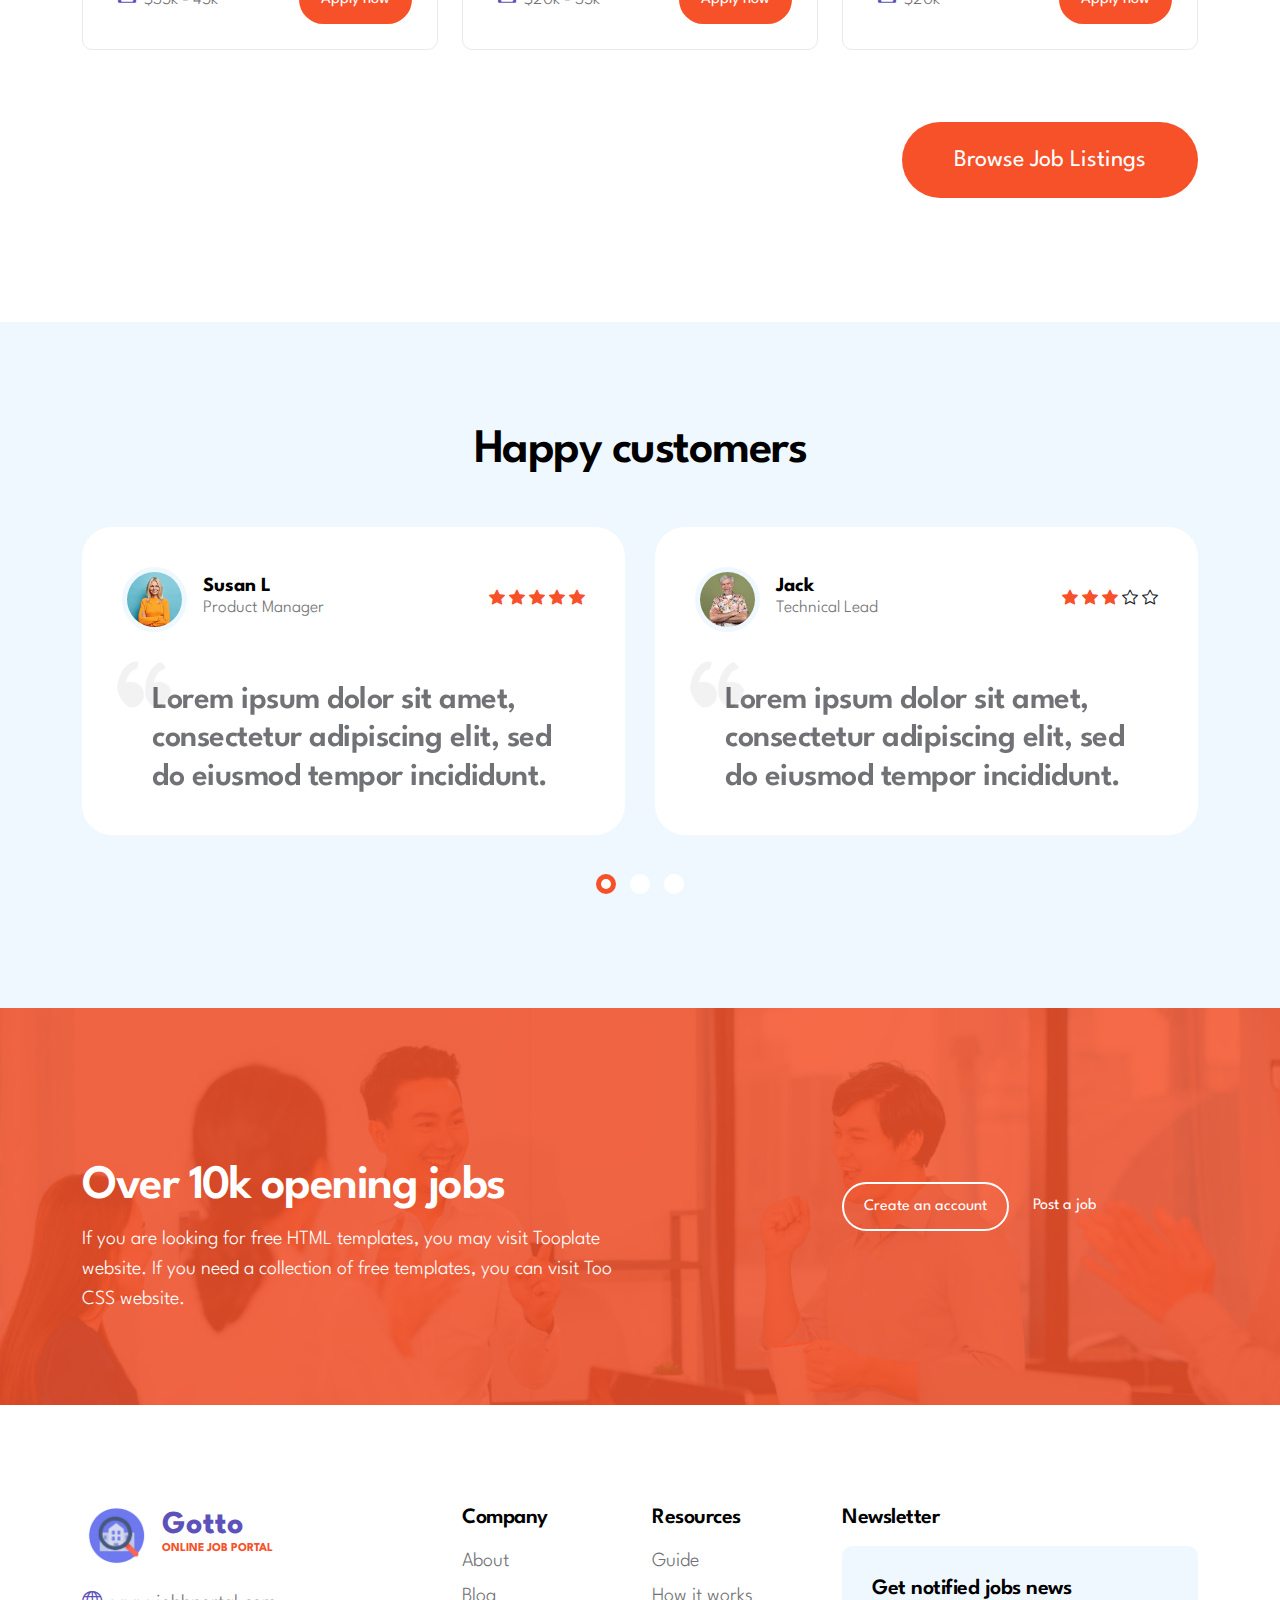
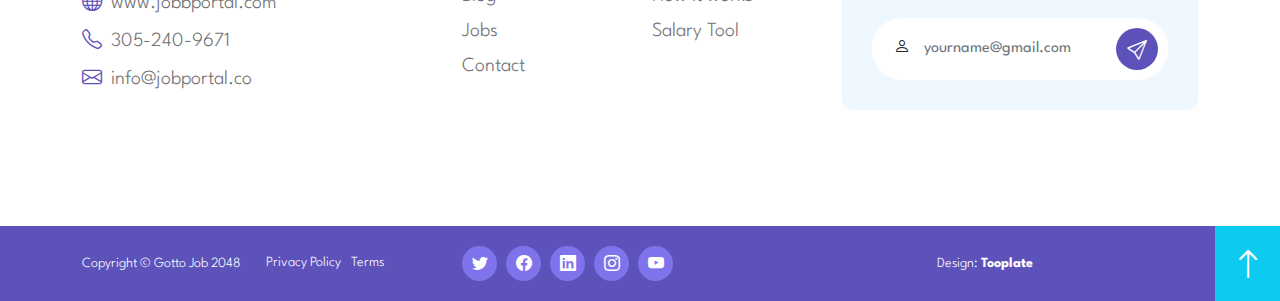
<file: Unifinder/Unifinder 실제 웹페이지/index.html>
<!doctype html>
<html lang="en">
    <head>
        <meta charset="utf-8">
        <meta name="viewport" content="width=device-width, initial-scale=1">

        <meta name="description" content="">
        <meta name="author" content="">

        <title>Gotto Online Job Portal</title>

        <!-- CSS FILES -->
        <link rel="preconnect" href="https://fonts.googleapis.com">
        
        <link rel="preconnect" href="https://fonts.gstatic.com" crossorigin>

        <link href="https://fonts.googleapis.com/css2?family=League+Spartan:wght@100;300;400;600;700&display=swap" rel="stylesheet">

        <link href="css/bootstrap.min.css" rel="stylesheet">

        <link href="css/bootstrap-icons.css" rel="stylesheet">

        <link href="css/owl.carousel.min.css" rel="stylesheet">

        <link href="css/owl.theme.default.min.css" rel="stylesheet">

        <link href="css/tooplate-gotto-job.css" rel="stylesheet">
        
<!--

Tooplate 2134 Gotto Job

https://www.tooplate.com/view/2134-gotto-job

Bootstrap 5 HTML CSS Template

-->
    </head>
    
    <body id="top">

        <nav class="navbar navbar-expand-lg">
            <div class="container">
                <a class="navbar-brand d-flex align-items-center" href="index.html">
                    <img src="images/logo.png" class="img-fluid logo-image">

                    <div class="d-flex flex-column">
                        <strong class="logo-text">Unifinder</strong>
                        <small class="logo-slogan">탐색하고, 도전하고, 성장하세요.</small>
                    </div>
                </a>

                <button class="navbar-toggler" type="button" data-bs-toggle="collapse" data-bs-target="#navbarNav" aria-controls="navbarNav" aria-expanded="false" aria-label="Toggle navigation">
                    <span class="navbar-toggler-icon"></span>
                </button>

                <div class="collapse navbar-collapse" id="navbarNav">
                    <ul class="navbar-nav align-items-center ms-lg-5">
                        <li class="nav-item">
                            <a class="nav-link active" href="index.html">Home</a>
                        </li>

                        <!--<li class="nav-item">
                            <a class="nav-link" href="about.html">About Gotto</a>
                        </li>
                        !-->

                        <li class="nav-item dropdown">
                            <a class="nav-link dropdown-toggle" href="#" id="navbarLightDropdownMenuLink" role="button" data-bs-toggle="dropdown" aria-expanded="false">페이지</a>

                            <ul class="dropdown-menu dropdown-menu-light" aria-labelledby="navbarLightDropdownMenuLink">
                                <li><a class="dropdown-item" href="job-listings.html">전체 보기</a></li>

                                <!--<li><a class="dropdown-item" href="job-details.html">Job Details</a></li>!-->
                            </ul>
                        </li>

                        <!--<li class="nav-item">
                            <a class="nav-link" href="contact.html">Contact</a>
                        </li>
                    -->

                        <!--
                        <li class="nav-item ms-lg-auto">
                            <a class="nav-link" href="#">Register</a>
                        </li>

                        <li class="nav-item">
                            <a class="nav-link custom-btn btn" href="#">Login</a>
                        </li>
                        -->
                    </ul>
                </div>
            </div>
        </nav>

        <main>

            <section class="hero-section d-flex justify-content-center align-items-center">
                <div class="section-overlay"></div>

                <div class="container">
                    <div class="row">

                        <div class="col-lg-6 col-12 mb-5 mb-lg-0">
                            <div class="hero-section-text mt-5">
                                <h6 class="text-white">당신의 기회를 한눈에!</h6>

                                <h1 class="hero-title text-white mt-4 mb-4">대학생을 위한 똑똑한 탐색 플랫폼 </h1>

                                <a href="#categories-section" class="custom-btn custom-border-btn btn">Browse Categories</a>
                            </div>
                        </div>

                        <div class="col-lg-6 col-12">
                            <form class="custom-form hero-form" action="#" method="get" role="form">
                                <h3 class="text-white mb-3">Search by keyword</h3>

                                <div class="row">
                                    <div class="col-lg-12 col-12 ">
                                        <div class="input-group">
                                            <span class="input-group-text" id="basic-addon1"><i class="bi-search custom-icon"></i></span>

                                            <input type="text" name="keyword" id="keyword" class="form-control" placeholder="예: 대회/공모전, 대외활동, 장학금" required>
                                        </div>
                                    </div>

                                    <div class="col-lg-12 col-12 mt-3">
                                        <button type="submit" class="form-control">
                                            통합 검색
                                        </button>
                                    </div>
                                </div>
                            </form>
                        </div>

                    </div>
                </div>
            </section>


            <section class="categories-section section-padding" id="categories-section">
                <div class="container">
                    <div class="row justify-content-center align-items-center">

                        <div class="col-lg-12 col-12 text-center">
                            <h2 class="mb-5">Browse by <span>Categories</span></h2>
                        </div>

                        <div class="col-lg-3 col-md-4 col-6">
                            <div class="categories-block">
                                <a href="job-listings.html?category=contest" class="d-flex flex-column justify-content-center align-items-center h-100">
                                    <i class="categories-icon bi-award"></i>
                                
                                    <small class="categories-block-title">대회/공모전</small>

                                    <div class="categories-block-number">
                                        <span class="categories-block-number-text">120</span>
                                    </div>
                                </a>
                            </div>
                        </div>

                        <div class="col-lg-3 col-md-4 col-6">
                            <div class="categories-block">
                                <a href="job-listings.html?category=activity" class="d-flex flex-column justify-content-center align-items-center h-100">
                                    <i class="categories-icon bi-people"></i>
                                
                                    <small class="categories-block-title">대외활동</small>

                                    <div class="categories-block-number">
                                        <span class="categories-block-number-text">85</span>
                                    </div>
                                </a>
                            </div>
                        </div>

                        <div class="col-lg-3 col-md-4 col-6">
                            <div class="categories-block">
                                <a href="job-listings.html?category=scholarship" class="d-flex flex-column justify-content-center align-items-center h-100">
                                    <i class="categories-icon bi-cash-coin"></i>
                                
                                    <small class="categories-block-title">장학금</small>

                                    <div class="categories-block-number">
                                        <span class="categories-block-number-text">60</span>
                                    </div>
                                </a>
                            </div>
                        </div>
                    </div>
                </div>
            </section>


            <section class="about-section">
                <div class="container">
                    <div class="row">

                        <div class="col-lg-3 col-12">
                            <div class="about-image-wrap custom-border-radius-start">
                                <img src="images/professional-asian-businesswoman-gray-blazer.jpg" class="about-image custom-border-radius-start img-fluid" alt="">

                                <div class="about-info">
                                    <h5 class="text-white mb-0 me-2">박소라</h5>

                                    <p class="text-white mb-0">Investor</p>
                                </div>
                            </div>
                        </div>

                        <div class="col-lg-6 col-12 d-flex align-items-center">
                            <div class="custom-text-block">
                                <h2 class="text-white mb-2">Introduction Unifinder</h2>

                                <p class="text-white" style="margin-top: 1.5rem;">
                                    이 웹페이지는 대학생들이 쉽게 찾기 어려운
                                    <span style="color:#005fcc;">대회/공모전</span>,
                                    <span style="color:#005fcc;">대외활동</span>,
                                    <span style="color:#005fcc;">장학금</span>정보를
                                    <span style="color:#005fcc;">키워드</span>와
                                    <span style="color:#005fcc;">카테고리</span>로 간편하게 검색할 수 있도록 돕기 위해 제작되었습니다.</p><p class="text-white">
직관적인 UI와 필터링 기능을 통해 필요한 정보를 한눈에 확인해보세요!</p>

                                <div class="custom-border-btn-wrap d-flex align-items-center mt-5">
                                    <a href="https://github.com/ekals16/student_info_web" class="custom-btn custom-border-btn btn me-4"  target="_blank" rel="noopener noreferrer">github link</a>

                                    <a href="#" class="custom-link smoothscroll">정보 탐색 시작</a>
                                </div>
                            </div>
                        </div>

                        <div class="col-lg-3 col-12">
                            <div class="instagram-block">
                                <img src="images/horizontal-shot-happy-mixed-race-females.jpg" class="about-image custom-border-radius-end img-fluid" alt="">

                                <div class="instagram-block-text">
                                    <a href="https://instagram.com/" class="custom-btn btn">
                                        <i class="bi-instagram"></i>
                                        @Unifinder
                                    </a>
                                </div>
                            </div>
                        </div>

                    </div>
                </div>
            </section>


            <section class="job-section job-featured-section section-padding" id="job-section">
                <div class="container">
                    <div class="row">

                        <div class="col-lg-6 col-12 text-center mx-auto mb-4">
                            <h2>🆕 최신 정보</h2>
                            <p>
                                최근 등록된 <strong>대회/공모전</strong>, <strong>대외활동</strong>, <strong>장학금</strong> 정보를 확인해보세요.<br> 
                                새로운 기회를 누구보다 먼저 탐색해보세요!
                            </p>
                        </div>

                        <div class="col-lg-12 col-12">
                            <div class="job-thumb d-flex">
                                <div class="job-image-wrap bg-white shadow-lg">
                                    <img src="images/logos/google.png" class="job-image img-fluid" alt="">
                                </div>

                                <div class="job-body d-flex flex-wrap flex-auto align-items-center ms-4">
                                    <div class="mb-3">
                                        <h4 class="job-title mb-lg-0">
                                            <a href="job-details.html" class="job-title-link">[공모전] 2025 AI 챌린지 (~6/30)</a>
                                        </h4>

                                        <div class="d-flex flex-wrap align-items-center">
                                            <p class="job-location mb-0">
                                                <i class="custom-icon bi-geo-alt me-1"></i>
                                                Kuala, Malaysia
                                            </p>

                                            <p class="job-date mb-0">
                                                <i class="custom-icon bi-clock me-1"></i>
                                                10 hours ago
                                            </p>

                                            <p class="job-price mb-0">
                                                <i class="custom-icon bi-cash me-1"></i>
                                                $20k
                                            </p>

                                            <div class="d-flex">
                                                <p class="mb-0">
                                                    <a href="job-listings.html" class="badge badge-level">Internship</a>
                                                </p>

                                                <p class="mb-0">
                                                    <a href="job-listings.html" class="badge">Freelance</a>
                                                </p>
                                            </div>
                                        </div>
                                    </div>

                                    <div class="job-section-btn-wrap">
                                        <a href="job-details.html" class="custom-btn btn">Apply now</a>
                                    </div>
                                </div>
                            </div>

                            <div class="job-thumb d-flex">
                                <div class="job-image-wrap bg-white shadow-lg">
                                    <img src="images/logos/apple.png" class="job-image img-fluid" alt="">
                                </div>

                                <div class="job-body d-flex flex-wrap flex-auto align-items-center ms-4">
                                    <div class="mb-3">
                                        <h4 class="job-title mb-lg-0">
                                            <a href="job-details.html" class="job-title-link">[장학금] 서울장학재단 (~7/5)</a>
                                        </h4>

                                        <div class="d-flex flex-wrap align-items-center">
                                            <p class="job-location mb-0">
                                                <i class="custom-icon bi-geo-alt me-1"></i>
                                                California, USA
                                            </p>

                                            <p class="job-date mb-0">
                                                <i class="custom-icon bi-clock me-1"></i>
                                                1 day ago
                                            </p>

                                            <p class="job-price mb-0">
                                                <i class="custom-icon bi-cash me-1"></i>
                                                $90k
                                            </p>

                                            <div class="d-flex">
                                                <p class="mb-0">
                                                    <a href="job-listings.html" class="badge badge-level">Senior</a href="job-listings.html">
                                                </p>

                                                <p class="mb-0">
                                                    <a href="job-listings.html" class="badge">Full Time</a>
                                                </p>
                                            </div>
                                        </div>
                                    </div>

                                    <div class="job-section-btn-wrap">
                                        <a href="job-details.html" class="custom-btn btn">Apply now</a>
                                    </div>
                                </div>
                            </div>

                            <div class="job-thumb d-flex">
                                <div class="job-image-wrap bg-white shadow-lg">
                                    <img src="images/logos/meta.png" class="job-image img-fluid" alt="">
                                </div>

                                <div class="job-body d-flex flex-wrap flex-auto align-items-center ms-4">
                                    <div class="mb-3">
                                        <h4 class="job-title mb-lg-0">
                                            <a href="job-details.html" class="job-title-link">[대외활동] KT 청춘해 (~7/10)</a>
                                        </h4>

                                        <div class="d-flex flex-wrap align-items-center">
                                            <p class="job-location mb-0">
                                                <i class="custom-icon bi-geo-alt me-1"></i>
                                                Tower, Paris
                                            </p>

                                            <p class="job-date mb-0">
                                                <i class="custom-icon bi-clock me-1"></i>
                                                22 hours ago
                                            </p>

                                            <p class="job-price mb-0">
                                                <i class="custom-icon bi-cash me-1"></i>
                                                $50k
                                            </p>

                                            <div class="d-flex">
                                                <p class="mb-0">
                                                    <a href="job-listings.html" class="badge badge-level">Junior</a>
                                                </p>

                                                <p class="mb-0">
                                                    <a href="job-listings.html" class="badge">Contract</a>
                                                </p>
                                            </div>
                                        </div>
                                    </div>

                                    <div class="job-section-btn-wrap">
                                        <a href="job-details.html" class="custom-btn btn">Apply now</a>
                                    </div>
                                </div>
                            </div>

                            <div class="job-thumb d-flex">
                                <div class="job-image-wrap bg-white shadow-lg">
                                    <img src="images/logos/slack.png" class="job-image img-fluid" alt="">
                                </div>

                                <div class="job-body d-flex flex-wrap flex-auto align-items-center ms-4">
                                    <div class="mb-3">
                                        <h4 class="job-title mb-lg-0">
                                            <a href="job-details.html" class="job-title-link">Dev Ops</a>
                                        </h4>

                                        <div class="d-flex flex-wrap align-items-center">
                                            <p class="job-location mb-0">
                                                <i class="custom-icon bi-geo-alt me-1"></i>
                                                Bangkok, Thailand
                                            </p>

                                            <p class="job-date mb-0">
                                                <i class="custom-icon bi-clock me-1"></i>
                                                40 minutes ago
                                            </p>

                                            <p class="job-price mb-0">
                                                <i class="custom-icon bi-cash me-1"></i>
                                                $75k - 80k
                                            </p>

                                            <div class="d-flex">
                                                <p class="mb-0">
                                                    <a href="job-listings.html" class="badge badge-level">Senior</a>
                                                </p>

                                                <p class="mb-0">
                                                    <a href="job-listings.html" class="badge">Part Time</a>
                                                </p>
                                            </div>
                                        </div>
                                    </div>

                                    <div class="job-section-btn-wrap">
                                        <a href="job-details.html" class="custom-btn btn">Apply now</a>
                                    </div>
                                </div>
                            </div>

                            <div class="job-thumb d-flex">
                                <div class="job-image-wrap bg-white shadow-lg">
                                    <img src="images/logos/creative-market.png" class="job-image img-fluid" alt="">
                                </div>

                                <div class="job-body d-flex flex-wrap flex-auto align-items-center ms-4">
                                    <div class="mb-3">
                                        <h4 class="job-title mb-lg-0">
                                            <a href="job-details.html" class="job-title-link">UX Designer</a>
                                        </h4>

                                        <div class="d-flex flex-wrap align-items-center">
                                            <p class="job-location mb-0">
                                                <i class="custom-icon bi-geo-alt me-1"></i>
                                                Bangkok, Thailand
                                            </p>

                                            <p class="job-date mb-0">
                                                <i class="custom-icon bi-clock me-1"></i>
                                                2 hours ago
                                            </p>

                                            <p class="job-price mb-0">
                                                <i class="custom-icon bi-cash me-1"></i>
                                                $100k
                                            </p>

                                            <div class="d-flex">
                                                <p class="mb-0">
                                                    <a href="job-listings.html" class="badge badge-level">Entry</a>
                                                </p>

                                                <p class="mb-0">
                                                    <a href="job-listings.html" class="badge">Remote</a>
                                                </p>
                                            </div>
                                        </div>
                                    </div>

                                    <div class="job-section-btn-wrap">
                                        <a href="job-details.html" class="custom-btn btn">Apply now</a>
                                    </div>
                                </div>
                            </div>
<!--
                            <nav aria-label="Page navigation example">
                                <ul class="pagination justify-content-center mt-5">
                                    <li class="page-item">
                                        <a class="page-link" href="#" aria-label="Previous">
                                            <span aria-hidden="true">Prev</span>
                                        </a>
                                    </li>

                                    <li class="page-item active" aria-current="page">
                                        <a class="page-link" href="#">1</a>
                                    </li>
                                    
                                    <li class="page-item">
                                        <a class="page-link" href="#">2</a>
                                    </li>
                                    
                                    <li class="page-item">
                                        <a class="page-link" href="#">3</a>
                                    </li>

                                    <li class="page-item">
                                        <a class="page-link" href="#">4</a>
                                    </li>

                                    <li class="page-item">
                                        <a class="page-link" href="#">5</a>
                                    </li>
                                    
                                    <li class="page-item">
                                        <a class="page-link" href="#" aria-label="Next">
                                            <span aria-hidden="true">Next</span>
                                        </a>
                                    </li>
                                </ul>
                            </nav>
-->
                        </div>
                        <div class="text-center mt-5">
      <a href="job-listings.html" class="btn btn-outline-primary px-4 py-2" style="font-weight: bold;">
        전체 보기 →
      </a>

                    </div>
                </div>
            </section>


            <section>
                <div class="container">
                    <div class="row">

                        <div class="col-lg-6 col-12">
                            <div class="custom-text-block custom-border-radius-start">
                                <h2 class="text-white mb-3">Gotto helps you an easier way to get new job</h2>

                                <p class="text-white">You are not allowed to redistribute the template ZIP file on any other template collection website. Please contact us for more info. Thank you.</p>

                                <div class="d-flex mt-4">
                                    <div class="counter-thumb"> 
                                        <div class="d-flex">
                                            <span class="counter-number" data-from="1" data-to="12" data-speed="1000"></span>
                                            <span class="counter-number-text">M</span>
                                        </div>

                                        <span class="counter-text">Daily active users</span>
                                    </div> 

                                    <div class="counter-thumb">    
                                        <div class="d-flex">
                                            <span class="counter-number" data-from="1" data-to="450" data-speed="1000"></span>
                                            <span class="counter-number-text">k</span>
                                        </div>

                                        <span class="counter-text">Opening jobs</span>
                                    </div> 
                                </div>
                            </div>
                        </div>

                        <div class="col-lg-6 col-12">
                            <div class="video-thumb">
                                <img src="images/people-working-as-team-company.jpg" class="about-image custom-border-radius-end img-fluid" alt="">

                                <div class="video-info">
                                    <a href="https://www.youtube.com/tooplate" class="youtube-icon bi-youtube"></a>
                                </div>
                            </div>
                        </div>

                    </div>
                </div>
            </section>


            <section class="job-section recent-jobs-section section-padding">
                <div class="container">
                    <div class="row align-items-center">

                        <div class="col-lg-6 col-12 mb-4">
                            <h2>Recent Jobs</h2>

                            <p><strong>Over 10k opening jobs</strong> Lorem Ipsum dolor sit amet, consectetur adipsicing kengan omeg kohm tokito adipcingi elit eismuod larehai</p>
                        </div>

                        <div class="clearfix"></div>

                        <div class="col-lg-4 col-md-6 col-12">
                            <div class="job-thumb job-thumb-box">
                                <div class="job-image-box-wrap">
                                    <a href="job-details.html">
                                        <img src="images/jobs/it-professional-works-startup-project.jpg" class="job-image img-fluid" alt="">
                                    </a>

                                    <div class="job-image-box-wrap-info d-flex align-items-center">
                                        <p class="mb-0">
                                            <a href="job-listings.html" class="badge badge-level">Internship</a>
                                        </p>

                                        <p class="mb-0">
                                            <a href="job-listings.html" class="badge">Freelance</a>
                                        </p>
                                    </div>
                                </div>

                                <div class="job-body">
                                    <h4 class="job-title">
                                        <a href="job-details.html" class="job-title-link">Technical Lead</a>
                                    </h4>

                                    <div class="d-flex align-items-center">
                                        <div class="job-image-wrap d-flex align-items-center bg-white shadow-lg mt-2 mb-4">
                                            <img src="images/logos/salesforce.png" class="job-image me-3 img-fluid" alt="">

                                            <p class="mb-0">Salesforce</p>
                                        </div>

                                        <a href="#" class="bi-bookmark ms-auto me-2">
                                        </a>

                                        <a href="#" class="bi-heart">
                                        </a>
                                    </div>

                                    <div class="d-flex align-items-center">
                                        <p class="job-location">
                                            <i class="custom-icon bi-geo-alt me-1"></i>
                                            Kuala, Malaysia
                                        </p>

                                        <p class="job-date">
                                            <i class="custom-icon bi-clock me-1"></i>
                                            10 hours ago
                                        </p>
                                    </div>

                                    <div class="d-flex align-items-center border-top pt-3">
                                        <p class="job-price mb-0">
                                            <i class="custom-icon bi-cash me-1"></i>
                                            $50k
                                        </p>

                                        <a href="job-details.html" class="custom-btn btn ms-auto">Apply now</a>
                                    </div>
                                </div>
                            </div>
                        </div>

                        <div class="col-lg-4 col-md-6 col-12">
                            <div class="job-thumb job-thumb-box">
                                <div class="job-image-box-wrap">
                                    <a href="job-details.html">
                                        <img src="images/jobs/marketing-assistant.jpg" class="job-image img-fluid" alt="marketing assistant">
                                    </a>

                                    <div class="job-image-box-wrap-info d-flex align-items-center">
                                        <p class="mb-0">
                                            <a href="job-listings.html" class="badge badge-level">Senior</a>
                                        </p>

                                        <p class="mb-0">
                                            <a href="job-listings.html" class="badge">Part Time</a>
                                        </p>
                                    </div>
                                </div>

                                <div class="job-body">
                                    <h4 class="job-title">
                                        <a href="job-details.html" class="job-title-link">Marketing Assistant</a>
                                    </h4>

                                    <div class="d-flex align-items-center">
                                        <div class="job-image-wrap d-flex align-items-center bg-white shadow-lg mt-2 mb-4">
                                            <img src="images/logos/spotify.png" class="job-image me-3 img-fluid" alt="">

                                            <p class="mb-0">Spotify</p>
                                        </div>

                                        <a href="#" class="bi-bookmark ms-auto me-2">
                                        </a>

                                        <a href="#" class="bi-heart">
                                        </a>
                                    </div>

                                    <div class="d-flex align-items-center">
                                        <p class="job-location">
                                            <i class="custom-icon bi-geo-alt me-1"></i>
                                            California, USA
                                        </p>

                                        <p class="job-date">
                                            <i class="custom-icon bi-clock me-1"></i>
                                            8 days ago
                                        </p>
                                    </div>

                                    <div class="d-flex align-items-center border-top pt-3">
                                        <p class="job-price mb-0">
                                            <i class="custom-icon bi-cash me-1"></i>
                                            $20k
                                        </p>

                                        <a href="job-details.html" class="custom-btn btn ms-auto">Apply now</a>
                                    </div>
                                </div>
                            </div>
                        </div>

                        <div class="col-lg-4 col-md-6 col-12">
                            <div class="job-thumb job-thumb-box">
                                <div class="job-image-box-wrap">
                                    <a href="job-details.html">
                                        <img src="images/jobs/coding-man.jpg" class="job-image img-fluid" alt="">
                                    </a>

                                    <div class="job-image-box-wrap-info d-flex align-items-center">
                                        <p class="mb-0">
                                            <a href="job-listings.html" class="badge badge-level">Junior</a>
                                        </p>

                                        <p class="mb-0">
                                            <a href="job-listings.html" class="badge">Contract</a>
                                        </p>
                                    </div>
                                </div>

                                <div class="job-body">
                                    <h4 class="job-title">
                                        <a href="job-details.html" class="job-title-link">Programmer</a>
                                    </h4>
                                        
                                    <div class="d-flex align-items-center">
                                        <div class="job-image-wrap d-flex align-items-center bg-white shadow-lg mt-2 mb-4">
                                            <img src="images/logos/twitter.png" class="job-image me-3 img-fluid" alt="">

                                            <p class="mb-0">Twiter</p>
                                        </div>

                                        <a href="#" class="bi-bookmark ms-auto me-2">
                                        </a>

                                        <a href="#" class="bi-heart">
                                        </a>
                                    </div>

                                    <div class="d-flex align-items-center">
                                        <p class="job-location">
                                            <i class="custom-icon bi-geo-alt me-1"></i>
                                            California, USA
                                        </p>

                                        <p class="job-date">
                                            <i class="custom-icon bi-clock me-1"></i>
                                            23 hours ago
                                        </p>
                                    </div>

                                    <div class="d-flex align-items-center border-top pt-3">
                                        <p class="job-price mb-0">
                                            <i class="custom-icon bi-cash me-1"></i>
                                            $68k
                                        </p>

                                        <a href="job-details.html" class="custom-btn btn ms-auto">Apply now</a>
                                    </div>
                                </div>
                            </div>
                        </div>

                        <div class="col-lg-4 col-md-6 col-12">
                            <div class="job-thumb job-thumb-box">
                                <div class="job-image-box-wrap">
                                    <a href="job-details.html">
                                        <img src="images/jobs/pretty-blogger-posing-cozy-apartment.jpg" class="job-image img-fluid" alt="">
                                    </a>

                                    <div class="job-image-box-wrap-info d-flex align-items-center">
                                        <p class="mb-0">
                                            <a href="job-listings.html" class="badge badge-level">Junior</a>
                                        </p>

                                        <p class="mb-0">
                                            <a href="job-listings.html" class="badge">Contract</a>
                                        </p>
                                    </div>
                                </div>

                                <div class="job-body">
                                    <h4 class="job-title">
                                        <a href="job-details.html" class="job-title-link">HR Manager</a>
                                    </h4>

                                    <div class="d-flex align-items-center">
                                        <div class="job-image-wrap d-flex align-items-center bg-white shadow-lg mt-2 mb-4">
                                            <img src="images/logos/yelp.png" class="job-image me-3 img-fluid" alt="">

                                            <p class="mb-0">Yelp</p>
                                        </div>

                                        <a href="#" class="bi-bookmark ms-auto me-2">
                                        </a>

                                        <a href="#" class="bi-heart">
                                        </a>
                                    </div>

                                    <div class="d-flex align-items-center">
                                        <p class="job-location">
                                            <i class="custom-icon bi-geo-alt me-1"></i>
                                            California, USA
                                        </p>

                                        <p class="job-date">
                                            <i class="custom-icon bi-clock me-1"></i>
                                            15 hours ago
                                        </p>
                                    </div>

                                    <div class="d-flex align-items-center border-top pt-3">
                                        <p class="job-price mb-0">
                                            <i class="custom-icon bi-cash me-1"></i>
                                            $35k - 45k
                                        </p>

                                        <a href="job-details.html" class="custom-btn btn ms-auto">Apply now</a>
                                    </div>
                                </div>
                            </div>
                        </div>

                        <div class="col-lg-4 col-md-6 col-12">
                            <div class="job-thumb job-thumb-box">
                                <div class="job-image-box-wrap">
                                    <a href="job-details.html">
                                        <img src="images/jobs/paper-analysis.jpg" class="job-image img-fluid" alt="">
                                    </a>

                                    <div class="job-image-box-wrap-info d-flex align-items-center">
                                        <p class="mb-0">
                                            <a href="job-listings.html" class="badge badge-level">Junior</a>
                                        </p>

                                        <p class="mb-0">
                                            <a href="job-listings.html" class="badge">Contract</a>
                                        </p>
                                    </div>
                                </div>

                                <div class="job-body">
                                    <h4 class="job-title">
                                        <a href="job-details.html" class="job-title-link">Sales Representative</a>
                                    </h4>
                                        
                                    <div class="d-flex align-items-center">
                                        <div class="job-image-wrap d-flex align-items-center bg-white shadow-lg mt-2 mb-4">
                                            <img src="images/logos/paypal.png" class="job-image me-3 img-fluid" alt="">

                                            <p class="mb-0">Paypal</p>
                                        </div>

                                        <a href="#" class="bi-bookmark ms-auto me-2">
                                        </a>

                                        <a href="#" class="bi-heart">
                                        </a>
                                    </div>

                                    <div class="d-flex align-items-center">
                                        <p class="job-location">
                                            <i class="custom-icon bi-geo-alt me-1"></i>
                                            Bangkok, Thailand
                                        </p>

                                        <p class="job-date">
                                            <i class="custom-icon bi-clock me-1"></i>
                                            30 mins ago
                                        </p>
                                    </div>

                                    <div class="d-flex align-items-center border-top pt-3">
                                        <p class="job-price mb-0">
                                            <i class="custom-icon bi-cash me-1"></i>
                                            $20k - 35k
                                        </p>

                                        <a href="job-details.html" class="custom-btn btn ms-auto">Apply now</a>
                                    </div>
                                </div>
                            </div>
                        </div>

                        <div class="col-lg-4 col-md-6 col-12">
                            <div class="job-thumb job-thumb-box">
                                <div class="job-image-box-wrap">
                                    <a href="job-details.html">
                                        <img src="images/jobs/logo-designer-working-computer-desktop.jpg" class="job-image img-fluid" alt="">
                                    </a>

                                    <div class="job-image-box-wrap-info d-flex align-items-center">
                                        <p class="mb-0">
                                            <a href="job-listings.html" class="badge badge-level">Mid Level</a>
                                        </p>

                                        <p class="mb-0">
                                            <a href="job-listings.html" class="badge">Full Time</a>
                                        </p>
                                    </div>
                                </div>

                                <div class="job-body">
                                    <h4 class="job-title">
                                        <a href="job-details.html" class="job-title-link">Graphic Designer</a>
                                    </h4>
                                        
                                    <div class="d-flex align-items-center">
                                        <div class="job-image-wrap d-flex align-items-center bg-white shadow-lg mt-2 mb-4">
                                            <img src="images/logos/envato.png" class="job-image me-3 img-fluid" alt="">

                                            <p class="mb-0">Envato</p>
                                        </div>

                                        <a href="#" class="bi-bookmark ms-auto me-2">
                                        </a>

                                        <a href="#" class="bi-heart">
                                        </a>
                                    </div>

                                    <div class="d-flex align-items-center">
                                        <p class="job-location">
                                            <i class="custom-icon bi-geo-alt me-1"></i>
                                            Melbourne, Australia
                                        </p>

                                        <p class="job-date">
                                            <i class="custom-icon bi-clock me-1"></i>
                                            2 days ago
                                        </p>
                                    </div>

                                    <div class="d-flex align-items-center border-top pt-3">
                                        <p class="job-price mb-0">
                                            <i class="custom-icon bi-cash me-1"></i>
                                            $20k
                                        </p>

                                        <a href="job-details.html" class="custom-btn btn ms-auto">Apply now</a>
                                    </div>
                                </div>
                            </div>
                        </div>

                        <div class="col-lg-4 col-12 recent-jobs-bottom d-flex ms-auto my-4">
                            <a href="job-listings.html" class="custom-btn btn ms-lg-auto">Browse Job Listings</a>
                        </div>

                    </div>
                </div>
            </section>


            <section class="reviews-section section-padding">
                <div class="container">
                    <div class="row">

                        <div class="col-lg-12 col-12">
                            <h2 class="text-center mb-5">Happy customers</h2>

                            <div class="owl-carousel owl-theme reviews-carousel">
                                <div class="reviews-thumb">
                                
                                    <div class="reviews-info d-flex align-items-center">
                                        <img src="images/avatar/portrait-charming-middle-aged-attractive-woman-with-blonde-hair.jpg" class="avatar-image img-fluid" alt="">

                                        <div class="d-flex align-items-center justify-content-between flex-wrap w-100 ms-3">
                                            <p class="mb-0">
                                                <strong>Susan L</strong>
                                                <small>Product Manager</small>
                                            </p>

                                            <div class="reviews-icons">
                                                <i class="bi-star-fill"></i>
                                                <i class="bi-star-fill"></i>
                                                <i class="bi-star-fill"></i>
                                                <i class="bi-star-fill"></i>
                                                <i class="bi-star-fill"></i>
                                            </div>
                                        </div>
                                    </div>

                                    <div class="reviews-body">
                                        <img src="images/left-quote.png" class="quote-icon img-fluid" alt="">

                                        <h4 class="reviews-title">Lorem ipsum dolor sit amet, consectetur adipiscing elit, sed do eiusmod tempor incididunt.</h4>
                                    </div>
                                </div>

                                <div class="reviews-thumb">
                                    <div class="reviews-info d-flex align-items-center">
                                        <img src="images/avatar/medium-shot-smiley-senior-man.jpg" class="avatar-image img-fluid" alt="">

                                        <div class="d-flex align-items-center justify-content-between flex-wrap w-100 ms-3">
                                            <p class="mb-0">
                                                <strong>Jack</strong>
                                                <small>Technical Lead</small>
                                            </p>

                                            <div class="reviews-icons">
                                                <i class="bi-star-fill"></i>
                                                <i class="bi-star-fill"></i>
                                                <i class="bi-star-fill"></i>
                                                <i class="bi-star"></i>
                                                <i class="bi-star"></i>
                                            </div>
                                        </div>
                                    </div>

                                    <div class="reviews-body">
                                        <img src="images/left-quote.png" class="quote-icon img-fluid" alt="">

                                        <h4 class="reviews-title">Lorem ipsum dolor sit amet, consectetur adipiscing elit, sed do eiusmod tempor incididunt.</h4>
                                    </div>
                                </div>

                                <div class="reviews-thumb">

                                    <div class="reviews-info d-flex align-items-center">
                                        <img src="images/avatar/portrait-beautiful-young-woman.jpg" class="avatar-image img-fluid" alt="">

                                        <div class="d-flex align-items-center justify-content-between flex-wrap w-100 ms-3">
                                            <p class="mb-0">
                                                <strong>Haley</strong>
                                                <small>Sales & Marketing</small>
                                            </p>

                                            <div class="reviews-icons">
                                                <i class="bi-star-fill"></i>
                                                <i class="bi-star-fill"></i>
                                                <i class="bi-star-fill"></i>
                                                <i class="bi-star-fill"></i>
                                                <i class="bi-star-fill"></i>
                                            </div>
                                        </div>
                                    </div>

                                    <div class="reviews-body">
                                        <img src="images/left-quote.png" class="quote-icon img-fluid" alt="">

                                        <h4 class="reviews-title">Lorem ipsum dolor sit amet, consectetur adipiscing elit, sed do eiusmod tempor incididunt.</h4>
                                    </div>
                                </div>

                                <div class="reviews-thumb">
                                    <div class="reviews-info d-flex align-items-center">
                                        <img src="images/avatar/blond-man-happy-expression.jpg" class="avatar-image img-fluid" alt="">

                                        <div class="d-flex align-items-center justify-content-between flex-wrap w-100 ms-3">
                                            <p class="mb-0">
                                                <strong>Jackson</strong>
                                                <small>Dev Ops</small>
                                            </p>

                                            <div class="reviews-icons">
                                                <i class="bi-star-fill"></i>
                                                <i class="bi-star-fill"></i>
                                                <i class="bi-star-fill"></i>
                                                <i class="bi-star"></i>
                                                <i class="bi-star"></i>
                                            </div>
                                        </div>
                                    </div>

                                    <div class="reviews-body">
                                        <img src="images/left-quote.png" class="quote-icon img-fluid" alt="">

                                        <h4 class="reviews-title">Lorem ipsum dolor sit amet, consectetur adipiscing elit, sed do eiusmod tempor incididunt.</h4>
                                    </div>
                                </div>

                                <div class="reviews-thumb">
                                    <div class="reviews-info d-flex align-items-center">
                                        <img src="images/avatar/university-study-abroad-lifestyle-concept.jpg" class="avatar-image img-fluid" alt="">

                                        <div class="d-flex align-items-center justify-content-between flex-wrap w-100 ms-3">
                                            <p class="mb-0">
                                                <strong>Kevin</strong>
                                                <small>Internship</small>
                                            </p>

                                            <div class="reviews-icons">
                                                <i class="bi-star-fill"></i>
                                                <i class="bi-star-fill"></i>
                                                <i class="bi-star-fill"></i>
                                                <i class="bi-star-fill"></i>
                                                <i class="bi-star-fill"></i>
                                            </div>
                                        </div>
                                    </div>

                                    <div class="reviews-body">
                                        <img src="images/left-quote.png" class="quote-icon img-fluid" alt="">

                                        <h4 class="reviews-title">Lorem ipsum dolor sit amet, consectetur adipiscing elit, sed do eiusmod tempor incididunt.</h4>
                                    </div>
                                </div>
                            </div>
                        </div>

                    </div>
                </div>
            </section>


            <section class="cta-section">
                <div class="section-overlay"></div>

                <div class="container">
                    <div class="row">

                        <div class="col-lg-6 col-10">
                            <h2 class="text-white mb-2">Over 10k opening jobs</h2>

                            <p class="text-white">If you are looking for free HTML templates, you may visit Tooplate website. If you need a collection of free templates, you can visit Too CSS website.</p>
                        </div>

                        <div class="col-lg-4 col-12 ms-auto">
                            <div class="custom-border-btn-wrap d-flex align-items-center mt-lg-4 mt-2">
                                <a href="#" class="custom-btn custom-border-btn btn me-4">Create an account</a>

                                <a href="#" class="custom-link">Post a job</a>
                            </div>
                        </div>

                    </div>
                </div>
            </section>
        </main>

        <footer class="site-footer">
            <div class="container">
                <div class="row">

                    <div class="col-lg-4 col-md-6 col-12 mb-3">
                        <div class="d-flex align-items-center mb-4">
                            <img src="images/logo.png" class="img-fluid logo-image">

                            <div class="d-flex flex-column">
                                <strong class="logo-text">Gotto</strong>
                                <small class="logo-slogan">Online Job Portal</small>
                            </div>
                        </div>  

                        <p class="mb-2">
                            <i class="custom-icon bi-globe me-1"></i>

                            <a href="#" class="site-footer-link">
                                www.jobbportal.com
                            </a>
                        </p>

                        <p class="mb-2">
                            <i class="custom-icon bi-telephone me-1"></i>

                            <a href="tel: 305-240-9671" class="site-footer-link">
                                305-240-9671
                            </a>
                        </p>

                        <p>
                            <i class="custom-icon bi-envelope me-1"></i>

                            <a href="mailto:info@yourgmail.com" class="site-footer-link">
                                info@jobportal.co
                            </a>
                        </p>

                    </div>

                    <div class="col-lg-2 col-md-3 col-6 ms-lg-auto">
                        <h6 class="site-footer-title">Company</h6>

                        <ul class="footer-menu">
                            <li class="footer-menu-item"><a href="#" class="footer-menu-link">About</a></li>

                            <li class="footer-menu-item"><a href="#" class="footer-menu-link">Blog</a></li>

                            <li class="footer-menu-item"><a href="#" class="footer-menu-link">Jobs</a></li>

                            <li class="footer-menu-item"><a href="#" class="footer-menu-link">Contact</a></li>
                        </ul>
                    </div>

                    <div class="col-lg-2 col-md-3 col-6">
                        <h6 class="site-footer-title">Resources</h6>

                        <ul class="footer-menu">
                            <li class="footer-menu-item"><a href="#" class="footer-menu-link">Guide</a></li>

                            <li class="footer-menu-item"><a href="#" class="footer-menu-link">How it works</a></li>

                            <li class="footer-menu-item"><a href="#" class="footer-menu-link">Salary Tool</a></li>
                        </ul>
                    </div>

                    <div class="col-lg-4 col-md-8 col-12 mt-3 mt-lg-0">
                        <h6 class="site-footer-title">Newsletter</h6>

                        <form class="custom-form newsletter-form" action="#" method="post" role="form">
                            <h6 class="site-footer-title">Get notified jobs news</h6>

                            <div class="input-group">
                                <span class="input-group-text" id="basic-addon1"><i class="bi-person"></i></span>

                                <input type="text" name="newsletter-name" id="newsletter-name" class="form-control" placeholder="yourname@gmail.com" required>

                                <button type="submit" class="form-control">
                                    <i class="bi-send"></i>
                                </button>
                            </div>
                        </form>
                    </div>

                </div>
            </div>

            <div class="site-footer-bottom">
                <div class="container">
                    <div class="row">

                        <div class="col-lg-4 col-12 d-flex align-items-center">
                            <p class="copyright-text">Copyright © Gotto Job 2048</p>

                            <ul class="footer-menu d-flex">
                                <li class="footer-menu-item"><a href="#" class="footer-menu-link">Privacy Policy</a></li>

                                <li class="footer-menu-item"><a href="#" class="footer-menu-link">Terms</a></li>
                            </ul>
                        </div>

                        <div class="col-lg-5 col-12 mt-2 mt-lg-0">
                            <ul class="social-icon">
                                <li class="social-icon-item">
                                    <a href="#" class="social-icon-link bi-twitter"></a>
                                </li>

                                <li class="social-icon-item">
                                    <a href="#" class="social-icon-link bi-facebook"></a>
                                </li>

                                <li class="social-icon-item">
                                    <a href="#" class="social-icon-link bi-linkedin"></a>
                                </li>

                                <li class="social-icon-item">
                                    <a href="#" class="social-icon-link bi-instagram"></a>
                                </li>

                                <li class="social-icon-item">
                                    <a href="#" class="social-icon-link bi-youtube"></a>
                                </li>
                            </ul>
                        </div>

                        <div class="col-lg-3 col-12 mt-2 d-flex align-items-center mt-lg-0">
                            <p>Design: <a class="sponsored-link" rel="sponsored" href="https://www.tooplate.com" target="_blank">Tooplate</a></p>
                        </div>

                        <a class="back-top-icon bi-arrow-up smoothscroll d-flex justify-content-center align-items-center" href="#top"></a>

                    </div>
                </div>
            </div>
        </footer>

        <!-- JAVASCRIPT FILES -->
        <script src="js/jquery.min.js"></script>
        <script src="js/bootstrap.min.js"></script>
        <script src="js/owl.carousel.min.js"></script>
        <script src="js/counter.js"></script>
        <script src="js/custom.js"></script>

    </body>
</html>
</file>
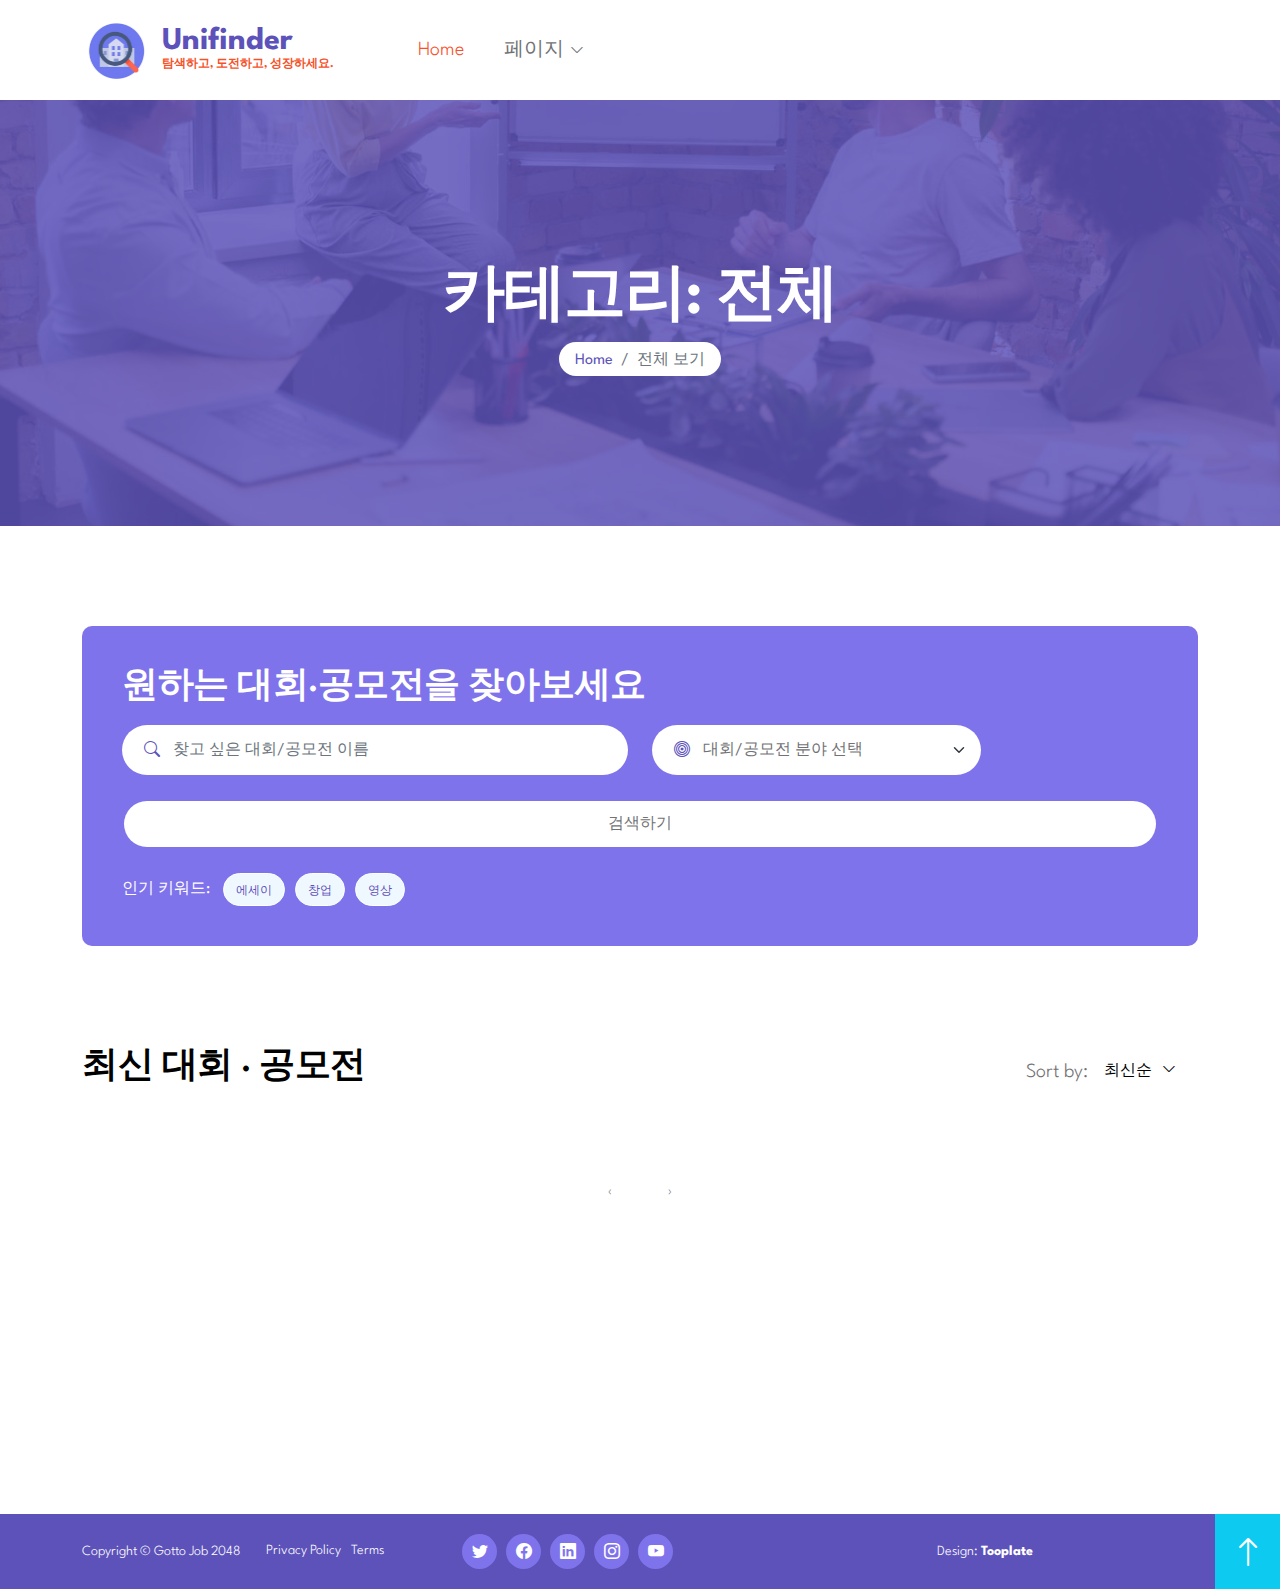
<file: job-listings.html>
<!doctype html>
<html lang="en">
    <head>
        <meta charset="utf-8">
        <meta name="viewport" content="width=device-width, initial-scale=1">

        <meta name="description" content="">
        <meta name="author" content="">

        <title>Unifinder data Listing</title>

        <!-- CSS FILES -->
        <link rel="preconnect" href="https://fonts.googleapis.com">
        
        <link rel="preconnect" href="https://fonts.gstatic.com" crossorigin>

        <link href="https://fonts.googleapis.com/css2?family=League+Spartan:wght@100;300;400;600;700&display=swap" rel="stylesheet">

        <link href="css/bootstrap.min.css" rel="stylesheet">

        <link href="css/bootstrap-icons.css" rel="stylesheet">

        <link href="css/owl.carousel.min.css" rel="stylesheet">

        <link href="css/owl.theme.default.min.css" rel="stylesheet">

        <link href="css/tooplate-gotto-job.css" rel="stylesheet">
        
<!--

Tooplate 2134 Gotto Job

https://www.tooplate.com/view/2134-gotto-job

Bootstrap 5 HTML CSS Template

-->

    </head>
    
    <body id="top">

        <nav class="navbar navbar-expand-lg">
            <div class="container">
                <a class="navbar-brand d-flex align-items-center" href="index.html">
                    <img src="images/logo.png" class="img-fluid logo-image">

                    <div class="d-flex flex-column">
                        <strong class="logo-text">Unifinder</strong>
                        <small class="logo-slogan">탐색하고, 도전하고, 성장하세요.</small>
                    </div>
                </a>

                <button class="navbar-toggler" type="button" data-bs-toggle="collapse" data-bs-target="#navbarNav" aria-controls="navbarNav" aria-expanded="false" aria-label="Toggle navigation">
                    <span class="navbar-toggler-icon"></span>
                </button>

                <div class="collapse navbar-collapse" id="navbarNav">
                    <ul class="navbar-nav align-items-center ms-lg-5">
                        <li class="nav-item">
                            <a class="nav-link active" href="index.html">Home</a>
                        </li>

                        <!--<li class="nav-item">
                            <a class="nav-link" href="about.html">About Gotto</a>
                        </li>
                        !-->

                        <li class="nav-item dropdown">
                            <a class="nav-link dropdown-toggle" href="#" id="navbarLightDropdownMenuLink" role="button" data-bs-toggle="dropdown" aria-expanded="false">페이지</a>

                            <ul class="dropdown-menu dropdown-menu-light" aria-labelledby="navbarLightDropdownMenuLink">
                                <li><a class="dropdown-item" href="job-listings.html">전체 보기</a></li>

                                <!--<li><a class="dropdown-item" href="job-details.html">Job Details</a></li>!-->
                            </ul>
                        </li>
                    </ul>
                </div>
            </div>
        </nav>

        <main>

            <header class="site-header">
                <div class="section-overlay"></div>

                <div class="container">
                    <div class="row">
                        
                        <div class="col-lg-12 col-12 text-center">
                            <h1 class="text-white" id="category-title">카테고리</h1>

                            <nav aria-label="breadcrumb">
                                <ol class="breadcrumb justify-content-center">
                                    <li class="breadcrumb-item"><a href="index.html">Home</a></li>

                                    <li class="breadcrumb-item active" aria-current="page" id="breadcrumb-category">전체 보기</li>
                                </ol>
                            </nav>
                        </div>

                    </div>
                </div>
            </header>

            <section class="section-padding pb-0 d-flex justify-content-center align-items-center">
                <div class="container">
                    <div class="row">

                        <div class="col-lg-12 col-12">
                            <form class="custom-form hero-form" action="#" method="get" role="form">
                                <h3 class="text-white mb-3" id="search-heading">원하는 대회&middot;공모전을 찾아보세요</h3>
                                
                                <div class="row">
                                    <div class="col-lg-6 col-md-6 col-12">
                                        <div class="input-group">
                                            <span class="input-group-text" id="basic-addon1"><i class="bi-search custom-icon"></i></span>

                                            <input type="text" name="job-title" id="job-title" class="form-control" placeholder="찾고 싶은 대회/공모전 이름" required>
                                        </div>
                                    </div>
                                    <div class="col-lg-4 col-md-4 col-12">
                                        <div class="input-group">
                                            <span class="input-group-text" id="basic-addon1"><i class="bi-bullseye custom-icon"></i></span>

                                            <select class="form-select form-control" name="job-salary" id="category-options" aria-label="Default select example">
                                                <option selected>대회/공모전</option>
                                                <option value="1">문학&middot;문예</option>
                                                <option value="2">네이밍&middot;슬로건</option>
                                                <option value="3">학문&middot;과학&middot;IT</option>
                                                <option value="4">스포츠</option>
                                                <option value="5">미술&middot;디자인&middot;웹툰</option>
                                                <option value="6">음악&middot;콩쿠르&middot;댄스</option>
                                                <option value="7">사진&middot;영상&middot;영화제</option>
                                                <option value="8">아이디어&middot;건축&middot;창업</option>
                                                <option value="9">요리&middot;뷰티&middot;배우&middot;오디션</option>
                                                <option value="10">그외</option>
                                                <option value="11">전체 대회/공모전 현황</option>
                                            </select>
                                        </div>
                                    </div>
                                    <div class="col-lg-12 col-12 mb-4">
                                        <button type="button" id="search-button" class="form-control">검색하기</button>
                                    </div>

                                    <div class="col-12">
                                        <div class="d-flex flex-wrap align-items-center mt-6 mt-lg-0">
                                            <span class="text-white mb-lg-0 mb-md-0 me-2">인기 키워드:</span>

                                            <div id="popular-keywords">
                                                <a href="#" class="badge">에세이</a>

                                                <a href="#" class="badge">창업</a>

                                                <a href="#" class="badge">영상</a>
                                            </div>
                                        </div>
                                    </div>
                                </div>
                            </form>
                        </div>
                    </div>
                </div>
            </section>


            <section class="job-section section-padding">
                <div class="container">
                    <!--제목, 정렬 드롭다운, 뷰 아이콘-->
                    <div class="row align-items-center">
                        <div class="col-lg-6 col-12 mb-lg-4">
                            <h3>최신 대회 &middot; 공모전</h3>
                        </div>

                        <div class="col-lg-4 col-12 d-flex align-items-center ms-auto mb-5 mb-lg-4">
                            <p class="mb-0 ms-lg-auto">Sort by:</p>

                            <div class="dropdown dropdown-sorting ms-3 me-4">
                                <button class="btn btn-secondary dropdown-toggle" type="button" id="dropdownSortingButton" data-bs-toggle="dropdown" aria-expanded="false">
                                    최신순
                                </button>
                            </div>
                        </div>
                    </div>

                    <!-- JS로 동적 삽입되는 결과 영역 -->
                    <div class="row" id="job-results"></div>

                    <div id="job-results"></div>

                    <!--페이지네이션 동적 실행, 클릭 시 해당 항목을 보여줌-->
                    <nav>
                        <ul class="pagination justify-content-center mt-5" id="pagination"></ul>
                    </nav>

                </div>
            </section>

        </main>

        <footer class="site-footer">
            <div class="site-footer-bottom">
                <div class="container">
                    <div class="row">

                        <div class="col-lg-4 col-12 d-flex align-items-center">
                            <p class="copyright-text">Copyright © Gotto Job 2048</p>

                            <ul class="footer-menu d-flex">
                                <li class="footer-menu-item"><a href="#" class="footer-menu-link">Privacy Policy</a></li>

                                <li class="footer-menu-item"><a href="#" class="footer-menu-link">Terms</a></li>
                            </ul>
                        </div>

                        <div class="col-lg-5 col-12 mt-2 mt-lg-0">
                            <ul class="social-icon">
                                <li class="social-icon-item">
                                    <a href="#" class="social-icon-link bi-twitter"></a>
                                </li>

                                <li class="social-icon-item">
                                    <a href="#" class="social-icon-link bi-facebook"></a>
                                </li>

                                <li class="social-icon-item">
                                    <a href="#" class="social-icon-link bi-linkedin"></a>
                                </li>

                                <li class="social-icon-item">
                                    <a href="#" class="social-icon-link bi-instagram"></a>
                                </li>

                                <li class="social-icon-item">
                                    <a href="#" class="social-icon-link bi-youtube"></a>
                                </li>
                            </ul>
                        </div>

                        <div class="col-lg-3 col-12 mt-2 d-flex align-items-center mt-lg-0">
                            <p>Design: <a class="sponsored-link" rel="sponsored" href="https://www.tooplate.com" target="_blank">Tooplate</a></p>
                        </div>

                        <a class="back-top-icon bi-arrow-up smoothscroll d-flex justify-content-center align-items-center" href="#top"></a>

                    </div>
                </div>
            </div>
        </footer>

        <!-- JAVASCRIPT FILES -->
        <script src="https://code.jquery.com/jquery-3.6.0.min.js"></script>
        <script src="js/bootstrap.min.js"></script>
        <script src="js/owl.carousel.min.js"></script>
        <script src="js/counter.js"></script>
        <script src="js/custom.js"></script>
        <script src="js/explore.js"></script>

    </body>
</html>
</file>
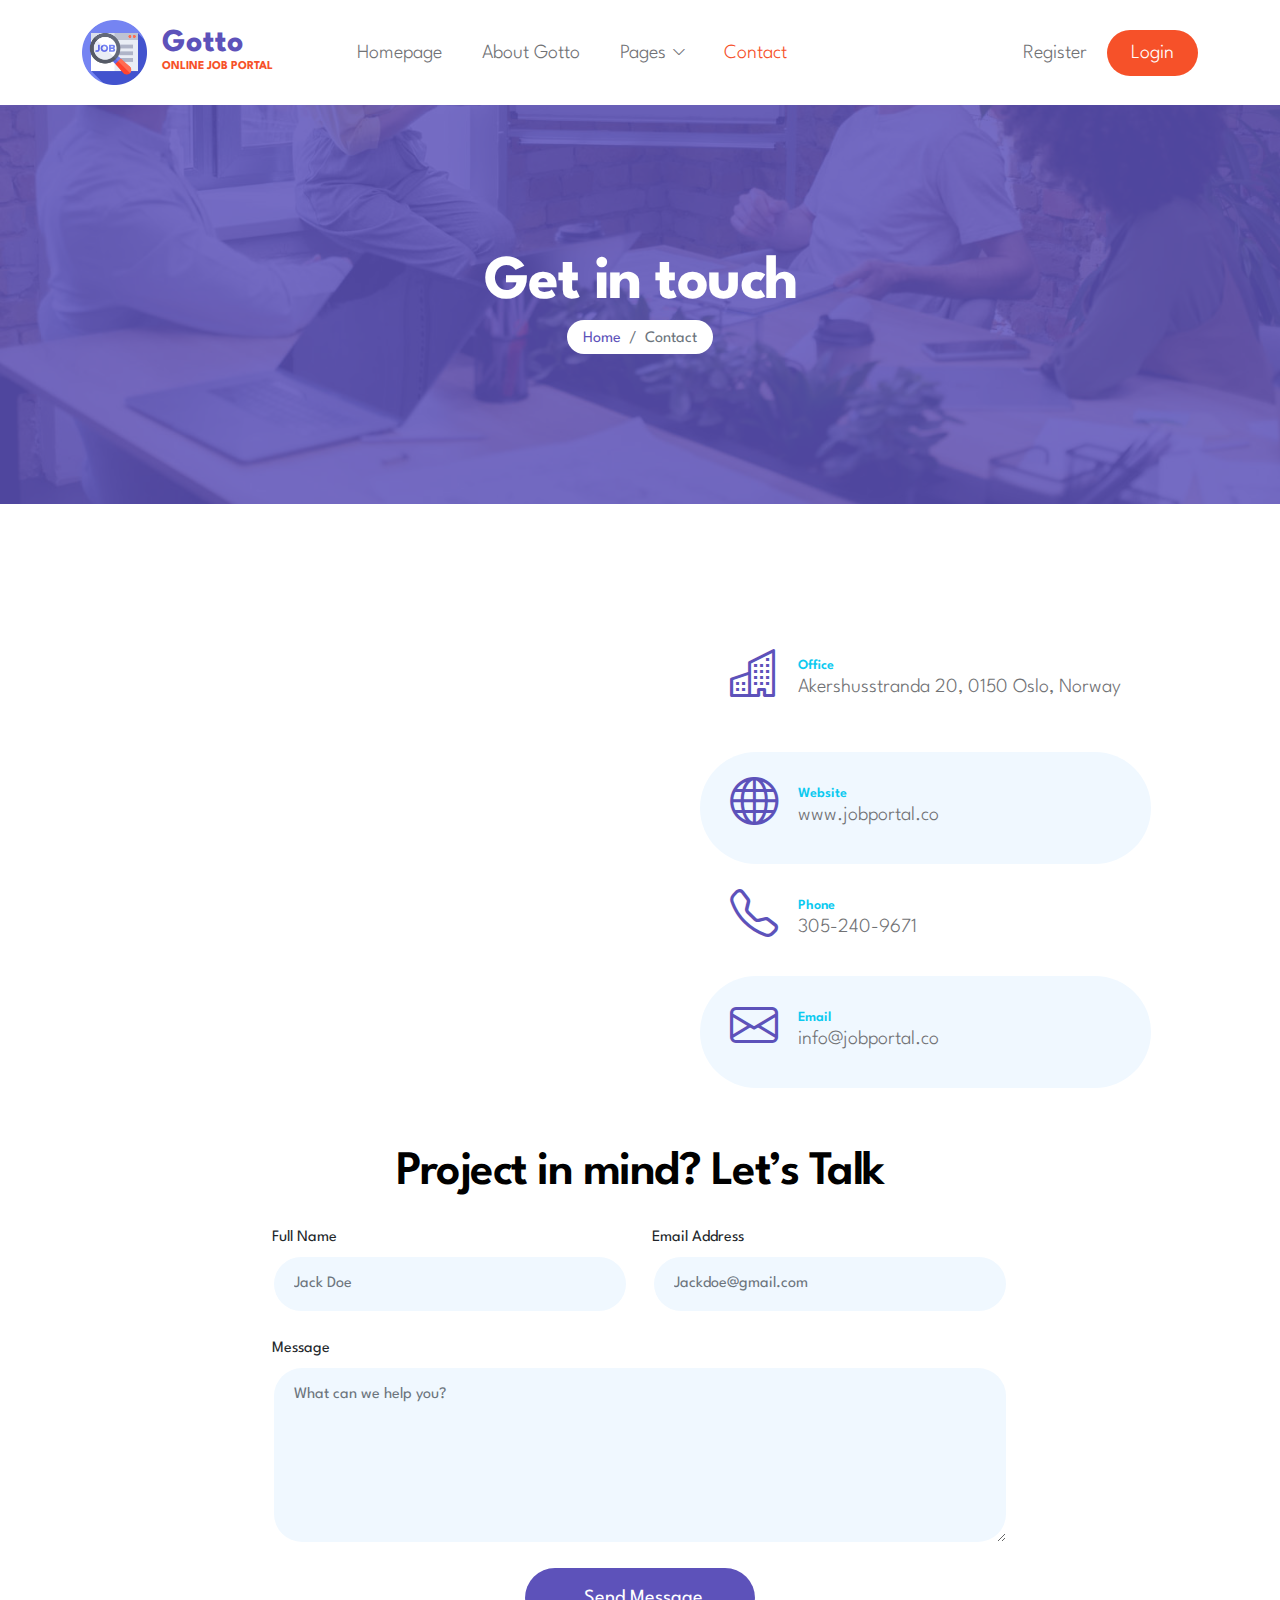
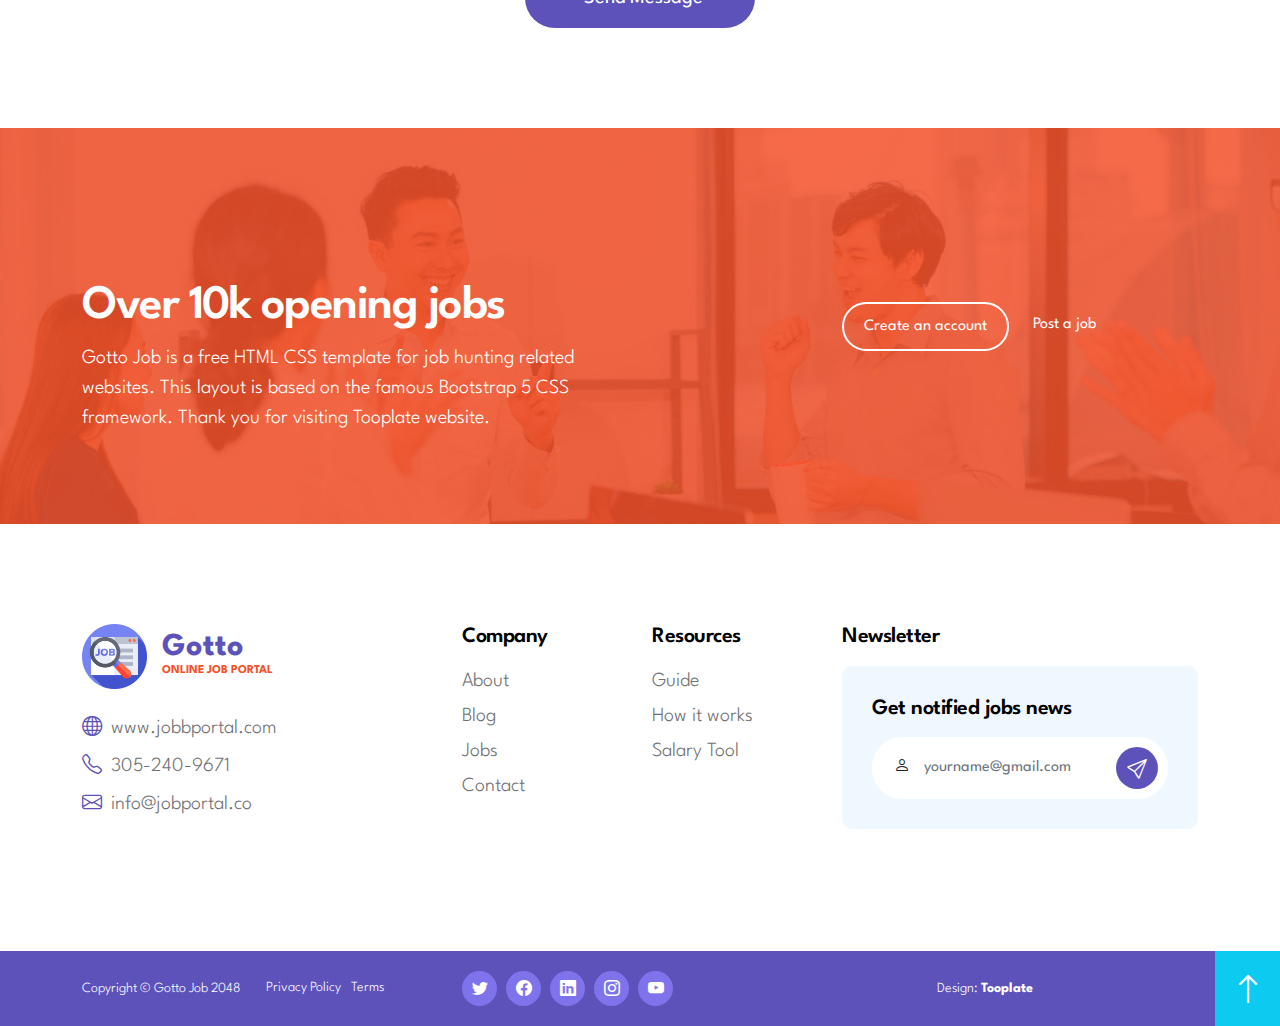
<file: 2134_gotto_job/contact.html>
<!doctype html>
<html lang="en">
    <head>
        <meta charset="utf-8">
        <meta name="viewport" content="width=device-width, initial-scale=1">

        <meta name="description" content="">
        <meta name="author" content="">

        <title>Gotto Job Contact</title>

        <!-- CSS FILES -->
        <link rel="preconnect" href="https://fonts.googleapis.com">
        
        <link rel="preconnect" href="https://fonts.gstatic.com" crossorigin>

        <link href="https://fonts.googleapis.com/css2?family=League+Spartan:wght@100;300;400;600;700&display=swap" rel="stylesheet">

        <link href="css/bootstrap.min.css" rel="stylesheet">

        <link href="css/bootstrap-icons.css" rel="stylesheet">

        <link href="css/owl.carousel.min.css" rel="stylesheet">

        <link href="css/owl.theme.default.min.css" rel="stylesheet">

        <link href="css/tooplate-gotto-job.css" rel="stylesheet">
        
<!--

Tooplate 2134 Gotto Job

https://www.tooplate.com/view/2134-gotto-job

Bootstrap 5 HTML CSS Template

-->
    </head>
    
    <body id="top">

        <nav class="navbar navbar-expand-lg">
            <div class="container">
                <a class="navbar-brand d-flex align-items-center" href="index.html">
                    <img src="images/logo.png" class="img-fluid logo-image">

                    <div class="d-flex flex-column">
                        <strong class="logo-text">Gotto</strong>
                        <small class="logo-slogan">Online Job Portal</small>
                    </div>
                </a>

                <button class="navbar-toggler" type="button" data-bs-toggle="collapse" data-bs-target="#navbarNav" aria-controls="navbarNav" aria-expanded="false" aria-label="Toggle navigation">
                    <span class="navbar-toggler-icon"></span>
                </button>

                <div class="collapse navbar-collapse" id="navbarNav">
                    <ul class="navbar-nav align-items-center ms-lg-5">
                        <li class="nav-item">
                            <a class="nav-link" href="index.html">Homepage</a>
                        </li>

                        <li class="nav-item">
                            <a class="nav-link" href="about.html">About Gotto</a>
                        </li>

                        <li class="nav-item dropdown">
                            <a class="nav-link dropdown-toggle" href="#" id="navbarLightDropdownMenuLink" role="button" data-bs-toggle="dropdown" aria-expanded="false">Pages</a>

                            <ul class="dropdown-menu dropdown-menu-light" aria-labelledby="navbarLightDropdownMenuLink">
                                <li><a class="dropdown-item" href="job-listings.html">Job Listings</a></li>

                                <li><a class="dropdown-item" href="job-details.html">Job Details</a></li>
                            </ul>
                        </li>

                        <li class="nav-item">
                            <a class="nav-link active" href="contact.html">Contact</a>
                        </li>

                        <li class="nav-item ms-lg-auto">
                            <a class="nav-link" href="#">Register</a>
                        </li>

                        <li class="nav-item">
                            <a class="nav-link custom-btn btn" href="#">Login</a>
                        </li>
                    </ul>
                </div>
            </div>
        </nav>

        <main>

            <header class="site-header">
                <div class="section-overlay"></div>

                <div class="container">
                    <div class="row">
                        
                        <div class="col-lg-12 col-12 text-center">
                            <h1 class="text-white">Get in touch</h1>

                            <nav aria-label="breadcrumb">
                                <ol class="breadcrumb justify-content-center">
                                    <li class="breadcrumb-item"><a href="index.html">Home</a></li>

                                    <li class="breadcrumb-item active" aria-current="page">Contact</li>
                                </ol>
                            </nav>
                        </div>

                    </div>
                </div>
            </header>


            <section class="contact-section section-padding">
                <div class="container">
                    <div class="row justify-content-center">

                        <div class="col-lg-6 col-12 mb-lg-5 mb-3">
                            <iframe class="google-map" src="https://www.google.com/maps/embed?pb=!1m18!1m12!1m3!1d4722.136219194832!2d10.772202738834757!3d59.917660271855105!2m3!1f0!2f0!3f0!3m2!1i1024!2i768!4f13.1!3m3!1m2!1s0x46416fa8eba7e84d%3A0xf4e943975503fa30!2sUrtehagen%20(herb%20garden)!5e1!3m2!1sen!2sth!4v1680951932259!5m2!1sen!2sth" width="100%" height="350" style="border:0;" allowfullscreen="" loading="lazy" referrerpolicy="no-referrer-when-downgrade"></iframe>
                        </div>

                        <div class="col-lg-5 col-12 mb-3 mx-auto">
                            <div class="contact-info-wrap">
                                <div class="contact-info d-flex align-items-center mb-3">
                                    <i class="custom-icon bi-building"></i>

                                    <p class="mb-0">
                                        <span class="contact-info-small-title">Office</span>

                                        Akershusstranda 20, 0150 Oslo, Norway
                                    </p>
                                </div>

                                <div class="contact-info d-flex align-items-center">
                                    <i class="custom-icon bi-globe"></i>

                                    <p class="mb-0">
                                        <span class="contact-info-small-title">Website</span>

                                        <a href="#" class="site-footer-link">
                                            www.jobportal.co
                                        </a>
                                    </p>
                                </div>

                                <div class="contact-info d-flex align-items-center">
                                    <i class="custom-icon bi-telephone"></i>

                                    <p class="mb-0">
                                        <span class="contact-info-small-title">Phone</span>

                                        <a href="tel: 305-240-9671" class="site-footer-link">
                                            305-240-9671
                                        </a>
                                    </p>
                                </div>

                                <div class="contact-info d-flex align-items-center">
                                    <i class="custom-icon bi-envelope"></i>

                                    <p class="mb-0">
                                        <span class="contact-info-small-title">Email</span>

                                        <a href="mailto:info@yourgmail.com" class="site-footer-link">
                                            info@jobportal.co
                                        </a>
                                    </p>
                                </div>
                            </div>
                        </div>

                        <div class="col-lg-8 col-12 mx-auto">
                            <form class="custom-form contact-form" action="#" method="post" role="form">
                                <h2 class="text-center mb-4">Project in mind? Let’s Talk</h2>

                                <div class="row">
                                    <div class="col-lg-6 col-md-6 col-12">
                                        <label for="first-name">Full Name</label>

                                        <input type="text" name="full-name" id="full-name" class="form-control" placeholder="Jack Doe" required>
                                    </div>

                                    <div class="col-lg-6 col-md-6 col-12">
                                        <label for="email">Email Address</label>

                                         <input type="email" name="email" id="email" pattern="[^ @]*@[^ @]*" class="form-control" placeholder="Jackdoe@gmail.com" required>
                                    </div>

                                    <div class="col-lg-12 col-12">
                                        <label for="message">Message</label>

                                        <textarea name="message" rows="6" class="form-control" id="message" placeholder="What can we help you?"></textarea>
                                    </div>

                                    <div class="col-lg-4 col-md-4 col-6 mx-auto">
                                        <button type="submit" class="form-control">Send Message</button>
                                    </div>
                                </div>
                            </form>
                        </div>

                    </div>
                </div>
            </section>

            <section class="cta-section">
                <div class="section-overlay"></div>

                <div class="container">
                    <div class="row">

                        <div class="col-lg-6 col-10">
                            <h2 class="text-white mb-2">Over 10k opening jobs</h2>

                            <p class="text-white">Gotto Job is a free HTML CSS template for job hunting related websites. This layout is based on the famous Bootstrap 5 CSS framework. Thank you for visiting Tooplate website.</p>
                        </div>

                        <div class="col-lg-4 col-12 ms-auto">
                            <div class="custom-border-btn-wrap d-flex align-items-center mt-lg-4 mt-2">
                                <a href="#" class="custom-btn custom-border-btn btn me-4">Create an account</a>

                                <a href="#" class="custom-link">Post a job</a>
                            </div>
                        </div>

                    </div>
                </div>
            </section>
        </main>

        <footer class="site-footer">
            <div class="container">
                <div class="row">

                    <div class="col-lg-4 col-md-6 col-12 mb-3">
                        <div class="d-flex align-items-center mb-4">
                            <img src="images/logo.png" class="img-fluid logo-image">

                            <div class="d-flex flex-column">
                                <strong class="logo-text">Gotto</strong>
                                <small class="logo-slogan">Online Job Portal</small>
                            </div>
                        </div>  

                        <p class="mb-2">
                            <i class="custom-icon bi-globe me-1"></i>

                            <a href="#" class="site-footer-link">
                                www.jobbportal.com
                            </a>
                        </p>

                        <p class="mb-2">
                            <i class="custom-icon bi-telephone me-1"></i>

                            <a href="tel: 305-240-9671" class="site-footer-link">
                                305-240-9671
                            </a>
                        </p>

                        <p>
                            <i class="custom-icon bi-envelope me-1"></i>

                            <a href="mailto:info@yourgmail.com" class="site-footer-link">
                                info@jobportal.co
                            </a>
                        </p>

                    </div>

                    <div class="col-lg-2 col-md-3 col-6 ms-lg-auto">
                        <h6 class="site-footer-title">Company</h6>

                        <ul class="footer-menu">
                            <li class="footer-menu-item"><a href="#" class="footer-menu-link">About</a></li>

                            <li class="footer-menu-item"><a href="#" class="footer-menu-link">Blog</a></li>

                            <li class="footer-menu-item"><a href="#" class="footer-menu-link">Jobs</a></li>

                            <li class="footer-menu-item"><a href="#" class="footer-menu-link">Contact</a></li>
                        </ul>
                    </div>

                    <div class="col-lg-2 col-md-3 col-6">
                        <h6 class="site-footer-title">Resources</h6>

                        <ul class="footer-menu">
                            <li class="footer-menu-item"><a href="#" class="footer-menu-link">Guide</a></li>

                            <li class="footer-menu-item"><a href="#" class="footer-menu-link">How it works</a></li>

                            <li class="footer-menu-item"><a href="#" class="footer-menu-link">Salary Tool</a></li>
                        </ul>
                    </div>

                    <div class="col-lg-4 col-md-8 col-12 mt-3 mt-lg-0">
                        <h6 class="site-footer-title">Newsletter</h6>

                        <form class="custom-form newsletter-form" action="#" method="post" role="form">
                            <h6 class="site-footer-title">Get notified jobs news</h6>

                            <div class="input-group">
                                <span class="input-group-text" id="basic-addon1"><i class="bi-person"></i></span>

                                <input type="text" name="newsletter-name" id="newsletter-name" class="form-control" placeholder="yourname@gmail.com" required>

                                <button type="submit" class="form-control">
                                    <i class="bi-send"></i>
                                </button>
                            </div>
                        </form>
                    </div>

                </div>
            </div>

            <div class="site-footer-bottom">
                <div class="container">
                    <div class="row">

                        <div class="col-lg-4 col-12 d-flex align-items-center">
                            <p class="copyright-text">Copyright © Gotto Job 2048</p>

                            <ul class="footer-menu d-flex">
                                <li class="footer-menu-item"><a href="#" class="footer-menu-link">Privacy Policy</a></li>

                                <li class="footer-menu-item"><a href="#" class="footer-menu-link">Terms</a></li>
                            </ul>
                        </div>

                        <div class="col-lg-5 col-12 mt-2 mt-lg-0">
                            <ul class="social-icon">
                                <li class="social-icon-item">
                                    <a href="#" class="social-icon-link bi-twitter"></a>
                                </li>

                                <li class="social-icon-item">
                                    <a href="#" class="social-icon-link bi-facebook"></a>
                                </li>

                                <li class="social-icon-item">
                                    <a href="#" class="social-icon-link bi-linkedin"></a>
                                </li>

                                <li class="social-icon-item">
                                    <a href="#" class="social-icon-link bi-instagram"></a>
                                </li>

                                <li class="social-icon-item">
                                    <a href="#" class="social-icon-link bi-youtube"></a>
                                </li>
                            </ul>
                        </div>

                        <div class="col-lg-3 col-12 mt-2 d-flex align-items-center mt-lg-0">
                            <p>Design: <a class="sponsored-link" rel="sponsored" href="https://www.tooplate.com" target="_blank">Tooplate</a></p>
                        </div>

                        <a class="back-top-icon bi-arrow-up smoothscroll d-flex justify-content-center align-items-center" href="#top"></a>

                    </div>
                </div>
            </div>
        </footer>

        <!-- JAVASCRIPT FILES -->
        <script src="js/jquery.min.js"></script>
        <script src="js/bootstrap.min.js"></script>
        <script src="js/owl.carousel.min.js"></script>
        <script src="js/counter.js"></script>
        <script src="js/custom.js"></script>

    </body>
</html>
</file>
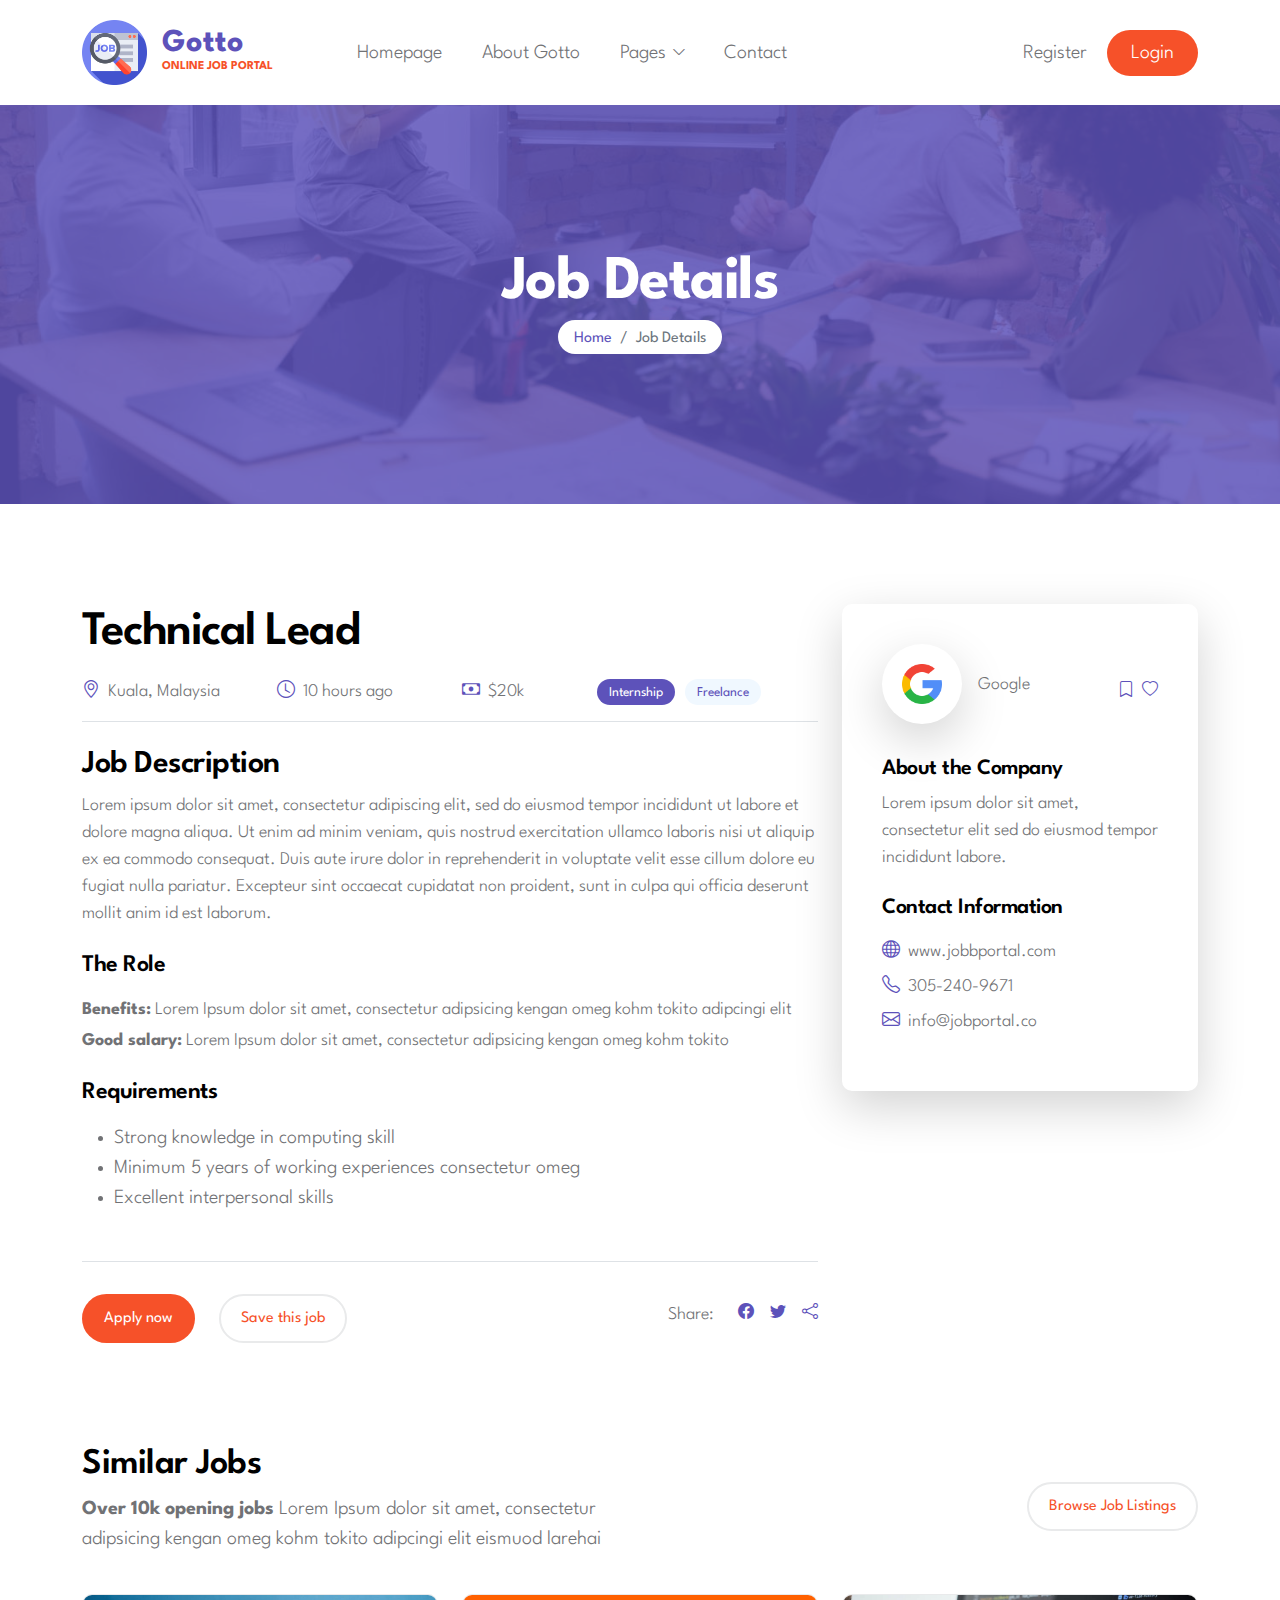
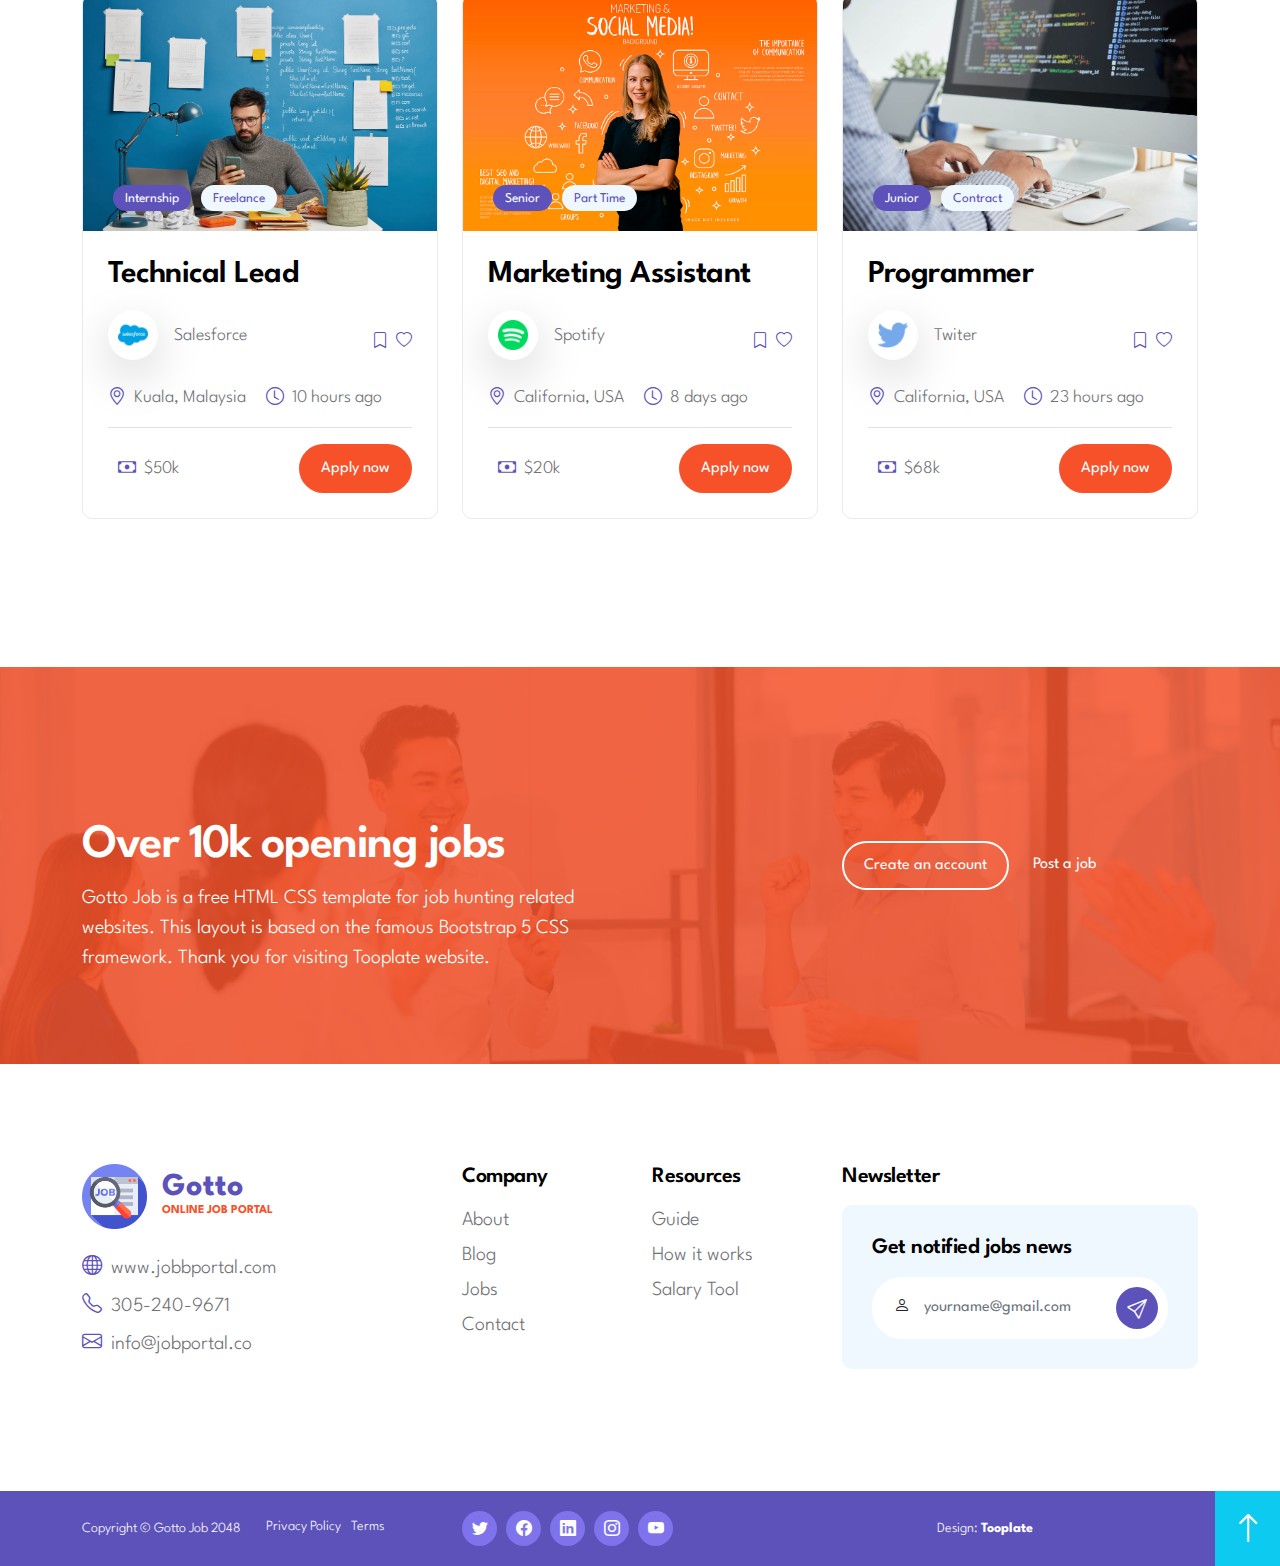
<file: 2134_gotto_job/job-details.html>
<!doctype html>
<html lang="en">
    <head>
        <meta charset="utf-8">
        <meta name="viewport" content="width=device-width, initial-scale=1">

        <meta name="description" content="">
        <meta name="author" content="">

        <title>Gotto Job Details</title>

        <!-- CSS FILES -->
        <link rel="preconnect" href="https://fonts.googleapis.com">
        
        <link rel="preconnect" href="https://fonts.gstatic.com" crossorigin>

        <link href="https://fonts.googleapis.com/css2?family=League+Spartan:wght@100;300;400;600;700&display=swap" rel="stylesheet">

        <link href="css/bootstrap.min.css" rel="stylesheet">

        <link href="css/bootstrap-icons.css" rel="stylesheet">

        <link href="css/owl.carousel.min.css" rel="stylesheet">

        <link href="css/owl.theme.default.min.css" rel="stylesheet">

        <link href="css/tooplate-gotto-job.css" rel="stylesheet">
        
<!--

Tooplate 2134 Gotto Job

https://www.tooplate.com/view/2134-gotto-job

Bootstrap 5 HTML CSS Template

-->
    </head>
    
    <body id="top">

        <nav class="navbar navbar-expand-lg">
            <div class="container">
                <a class="navbar-brand d-flex align-items-center" href="index.html">
                    <img src="images/logo.png" class="img-fluid logo-image">

                    <div class="d-flex flex-column">
                        <strong class="logo-text">Gotto</strong>
                        <small class="logo-slogan">Online Job Portal</small>
                    </div>
                </a>

                <button class="navbar-toggler" type="button" data-bs-toggle="collapse" data-bs-target="#navbarNav" aria-controls="navbarNav" aria-expanded="false" aria-label="Toggle navigation">
                    <span class="navbar-toggler-icon"></span>
                </button>

                <div class="collapse navbar-collapse" id="navbarNav">
                    <ul class="navbar-nav align-items-center ms-lg-5">
                        <li class="nav-item">
                            <a class="nav-link" href="index.html">Homepage</a>
                        </li>

                        <li class="nav-item">
                            <a class="nav-link" href="about.html">About Gotto</a>
                        </li>

                        <li class="nav-item dropdown">
                            <a class="nav-link dropdown-toggle" href="#" id="navbarLightDropdownMenuLink" role="button" data-bs-toggle="dropdown" aria-expanded="false">Pages</a>

                            <ul class="dropdown-menu dropdown-menu-light" aria-labelledby="navbarLightDropdownMenuLink">
                                <li><a class="dropdown-item" href="job-listings.html">Job Listings</a></li>

                                <li><a class="dropdown-item active" href="job-details.html">Job Details</a></li>
                            </ul>
                        </li>

                        <li class="nav-item">
                            <a class="nav-link" href="contact.html">Contact</a>
                        </li>

                        <li class="nav-item ms-lg-auto">
                            <a class="nav-link" href="#">Register</a>
                        </li>

                        <li class="nav-item">
                            <a class="nav-link custom-btn btn" href="#">Login</a>
                        </li>
                    </ul>
                </div>
            </div>
        </nav>

        <main>

            <header class="site-header">
                <div class="section-overlay"></div>

                <div class="container">
                    <div class="row">
                        
                        <div class="col-lg-12 col-12 text-center">
                            <h1 class="text-white">Job Details</h1>

                            <nav aria-label="breadcrumb">
                                <ol class="breadcrumb justify-content-center">
                                    <li class="breadcrumb-item"><a href="index.html">Home</a></li>

                                    <li class="breadcrumb-item active" aria-current="page">Job Details</li>
                                </ol>
                            </nav>
                        </div>

                    </div>
                </div>
            </header>


            <section class="job-section section-padding pb-0">
                <div class="container">
                    <div class="row">

                        <div class="col-lg-8 col-12">
                            <h2 class="job-title mb-0">Technical Lead</h2>

                            <div class="job-thumb job-thumb-detail">
                                <div class="d-flex flex-wrap align-items-center border-bottom pt-lg-3 pt-2 pb-3 mb-4">
                                    <p class="job-location mb-0">
                                        <i class="custom-icon bi-geo-alt me-1"></i>
                                        Kuala, Malaysia
                                    </p>

                                    <p class="job-date mb-0">
                                        <i class="custom-icon bi-clock me-1"></i>
                                        10 hours ago
                                    </p>

                                    <p class="job-price mb-0">
                                        <i class="custom-icon bi-cash me-1"></i>
                                        $20k
                                    </p>

                                    <div class="d-flex">
                                        <p class="mb-0">
                                            <a href="job-listings.html" class="badge badge-level">Internship</a>
                                        </p>

                                        <p class="mb-0">
                                            <a href="job-listings.html" class="badge">Freelance</a>
                                        </p>
                                    </div>
                                </div>

                                <h4 class="mt-4 mb-2">Job Description</h4>

                                <p>Lorem ipsum dolor sit amet, consectetur adipiscing elit, sed do eiusmod tempor incididunt ut labore et dolore magna aliqua. Ut enim ad minim veniam, quis nostrud exercitation ullamco laboris nisi ut aliquip ex ea commodo consequat. Duis aute irure dolor in reprehenderit in voluptate velit esse cillum dolore eu fugiat nulla pariatur. Excepteur sint occaecat cupidatat non proident, sunt in culpa qui officia deserunt mollit anim id est laborum.</p>

                                <h5 class="mt-4 mb-3">The Role</h5>

                                <p class="mb-1"><strong>Benefits:</strong> Lorem Ipsum dolor sit amet, consectetur adipsicing kengan omeg kohm tokito adipcingi elit</p>

                                <p><strong>Good salary:</strong> Lorem Ipsum dolor sit amet, consectetur adipsicing kengan omeg kohm tokito</p>

                                <h5 class="mt-4 mb-3">Requirements</h5>

                                <ul>
                                    <li>Strong knowledge in computing skill</li>

                                    <li>Minimum 5 years of working experiences consectetur omeg</li>

                                    <li>Excellent interpersonal skills</li>
                                </ul>

                                <div class="d-flex justify-content-center flex-wrap mt-5 border-top pt-4">
                                    <a href="#" class="custom-btn btn mt-2">Apply now</a>

                                    <a href="#" class="custom-btn custom-border-btn btn mt-2 ms-lg-4 ms-3">Save this job</a>

                                    <div class="job-detail-share d-flex align-items-center">
                                        <p class="mb-0 me-lg-4 me-3">Share:</p>

                                        <a href="#" class="bi-facebook"></a>

                                        <a href="#" class="bi-twitter mx-3"></a>

                                        <a href="#" class="bi-share"></a>
                                    </div>
                                </div>
                            </div>
                        </div>

                        <div class="col-lg-4 col-12 mt-5 mt-lg-0">
                            <div class="job-thumb job-thumb-detail-box bg-white shadow-lg">
                                <div class="d-flex align-items-center">
                                    <div class="job-image-wrap d-flex align-items-center bg-white shadow-lg mb-3">
                                        <img src="images/logos/google.png" class="job-image me-3 img-fluid" alt="">

                                        <p class="mb-0">Google</p>
                                    </div>

                                    <a href="#" class="bi-bookmark ms-auto me-2"></a>

                                    <a href="#" class="bi-heart"></a>
                                </div>

                                <h6 class="mt-3 mb-2">About the Company</h6>

                                <p>Lorem ipsum dolor sit amet, consectetur elit sed do eiusmod tempor incididunt labore.</p>

                                <h6 class="mt-4 mb-3">Contact Information</h6>

                                <p class="mb-2">
                                    <i class="custom-icon bi-globe me-1"></i>

                                    <a href="#" class="site-footer-link">
                                        www.jobbportal.com
                                    </a>
                                </p>

                                <p class="mb-2">
                                    <i class="custom-icon bi-telephone me-1"></i>

                                    <a href="tel: 305-240-9671" class="site-footer-link">
                                        305-240-9671
                                    </a>
                                </p>

                                <p>
                                    <i class="custom-icon bi-envelope me-1"></i>

                                    <a href="mailto:info@yourgmail.com" class="site-footer-link">
                                        info@jobportal.co
                                    </a>
                                </p>
                            </div>
                        </div>

                    </div>
                </div>
            </section>


            <section class="job-section section-padding">
                <div class="container">
                    <div class="row align-items-center">

                        <div class="col-lg-6 col-12 mb-lg-4">
                            <h3>Similar Jobs</h3>

                            <p><strong>Over 10k opening jobs</strong> Lorem Ipsum dolor sit amet, consectetur adipsicing kengan omeg kohm tokito adipcingi elit eismuod larehai</p>
                        </div>

                        <div class="col-lg-4 col-12 d-flex ms-auto mb-5 mb-lg-4">
                            <a href="job-listings.html" class="custom-btn custom-border-btn btn ms-lg-auto">Browse Job Listings</a>
                        </div>

                        <div class="col-lg-4 col-md-6 col-12">
                            <div class="job-thumb job-thumb-box">
                                <div class="job-image-box-wrap">
                                    <a href="job-details.html">
                                        <img src="images/jobs/it-professional-works-startup-project.jpg" class="job-image img-fluid" alt="">
                                    </a>

                                    <div class="job-image-box-wrap-info d-flex align-items-center">
                                        <p class="mb-0">
                                            <a href="job-listings.html" class="badge badge-level">Internship</a>
                                        </p>

                                        <p class="mb-0">
                                            <a href="job-listings.html" class="badge">Freelance</a>
                                        </p>
                                    </div>
                                </div>

                                <div class="job-body">
                                    <h4 class="job-title">
                                        <a href="job-details.html" class="job-title-link">Technical Lead</a>
                                    </h4>

                                    <div class="d-flex align-items-center">
                                        <div class="job-image-wrap d-flex align-items-center bg-white shadow-lg mt-2 mb-4">
                                            <img src="images/logos/salesforce.png" class="job-image me-3 img-fluid" alt="">

                                            <p class="mb-0">Salesforce</p>
                                        </div>

                                        <a href="#" class="bi-bookmark ms-auto me-2">
                                        </a>

                                        <a href="#" class="bi-heart">
                                        </a>
                                    </div>

                                    <div class="d-flex align-items-center">
                                        <p class="job-location">
                                            <i class="custom-icon bi-geo-alt me-1"></i>
                                            Kuala, Malaysia
                                        </p>

                                        <p class="job-date">
                                            <i class="custom-icon bi-clock me-1"></i>
                                            10 hours ago
                                        </p>
                                    </div>

                                    <div class="d-flex align-items-center border-top pt-3">
                                        <p class="job-price mb-0">
                                            <i class="custom-icon bi-cash me-1"></i>
                                            $50k
                                        </p>

                                        <a href="job-details.html" class="custom-btn btn ms-auto">Apply now</a>
                                    </div>
                                </div>
                            </div>
                        </div>

                        <div class="col-lg-4 col-md-6 col-12">
                            <div class="job-thumb job-thumb-box">
                                <div class="job-image-box-wrap">
                                    <a href="job-details.html">
                                        <img src="images/jobs/marketing-assistant.jpg" class="job-image img-fluid" alt="marketing assistant">
                                    </a>

                                    <div class="job-image-box-wrap-info d-flex align-items-center">
                                        <p class="mb-0">
                                            <a href="job-listings.html" class="badge badge-level">Senior</a>
                                        </p>

                                        <p class="mb-0">
                                            <a href="job-listings.html" class="badge">Part Time</a>
                                        </p>
                                    </div>
                                </div>

                                <div class="job-body">
                                    <h4 class="job-title">
                                        <a href="job-details.html" class="job-title-link">Marketing Assistant</a>
                                    </h4>

                                    <div class="d-flex align-items-center">
                                        <div class="job-image-wrap d-flex align-items-center bg-white shadow-lg mt-2 mb-4">
                                            <img src="images/logos/spotify.png" class="job-image me-3 img-fluid" alt="">

                                            <p class="mb-0">Spotify</p>
                                        </div>

                                        <a href="#" class="bi-bookmark ms-auto me-2">
                                        </a>

                                        <a href="#" class="bi-heart">
                                        </a>
                                    </div>

                                    <div class="d-flex align-items-center">
                                        <p class="job-location">
                                            <i class="custom-icon bi-geo-alt me-1"></i>
                                            California, USA
                                        </p>

                                        <p class="job-date">
                                            <i class="custom-icon bi-clock me-1"></i>
                                            8 days ago
                                        </p>
                                    </div>

                                    <div class="d-flex align-items-center border-top pt-3">
                                        <p class="job-price mb-0">
                                            <i class="custom-icon bi-cash me-1"></i>
                                            $20k
                                        </p>

                                        <a href="job-details.html" class="custom-btn btn ms-auto">Apply now</a>
                                    </div>
                                </div>
                            </div>
                        </div>

                        <div class="col-lg-4 col-md-6 col-12">
                            <div class="job-thumb job-thumb-box">
                                <div class="job-image-box-wrap">
                                    <a href="job-details.html">
                                        <img src="images/jobs/coding-man.jpg" class="job-image img-fluid" alt="">
                                    </a>

                                    <div class="job-image-box-wrap-info d-flex align-items-center">
                                        <p class="mb-0">
                                            <a href="job-listings.html" class="badge badge-level">Junior</a>
                                        </p>

                                        <p class="mb-0">
                                            <a href="job-listings.html" class="badge">Contract</a>
                                        </p>
                                    </div>
                                </div>

                                <div class="job-body">
                                    <h4 class="job-title">
                                        <a href="job-details.html" class="job-title-link">Programmer</a>
                                    </h4>
                                        
                                    <div class="d-flex align-items-center">
                                        <div class="job-image-wrap d-flex align-items-center bg-white shadow-lg mt-2 mb-4">
                                            <img src="images/logos/twitter.png" class="job-image me-3 img-fluid" alt="">

                                            <p class="mb-0">Twiter</p>
                                        </div>

                                        <a href="#" class="bi-bookmark ms-auto me-2">
                                        </a>

                                        <a href="#" class="bi-heart">
                                        </a>
                                    </div>

                                    <div class="d-flex align-items-center">
                                        <p class="job-location">
                                            <i class="custom-icon bi-geo-alt me-1"></i>
                                            California, USA
                                        </p>

                                        <p class="job-date">
                                            <i class="custom-icon bi-clock me-1"></i>
                                            23 hours ago
                                        </p>
                                    </div>

                                    <div class="d-flex align-items-center border-top pt-3">
                                        <p class="job-price mb-0">
                                            <i class="custom-icon bi-cash me-1"></i>
                                            $68k
                                        </p>

                                        <a href="job-details.html" class="custom-btn btn ms-auto">Apply now</a>
                                    </div>
                                </div>
                            </div>
                        </div>

                    </div>
                </div>
            </section>


            <section class="cta-section">
                <div class="section-overlay"></div>

                <div class="container">
                    <div class="row">

                        <div class="col-lg-6 col-10">
                            <h2 class="text-white mb-2">Over 10k opening jobs</h2>

                            <p class="text-white">Gotto Job is a free HTML CSS template for job hunting related websites. This layout is based on the famous Bootstrap 5 CSS framework. Thank you for visiting Tooplate website.</p>
                        </div>

                        <div class="col-lg-4 col-12 ms-auto">
                            <div class="custom-border-btn-wrap d-flex align-items-center mt-lg-4 mt-2">
                                <a href="#" class="custom-btn custom-border-btn btn me-4">Create an account</a>

                                <a href="#" class="custom-link">Post a job</a>
                            </div>
                        </div>

                    </div>
                </div>
            </section>
        </main>

        <footer class="site-footer">
            <div class="container">
                <div class="row">

                    <div class="col-lg-4 col-md-6 col-12 mb-3">
                        <div class="d-flex align-items-center mb-4">
                            <img src="images/logo.png" class="img-fluid logo-image">

                            <div class="d-flex flex-column">
                                <strong class="logo-text">Gotto</strong>
                                <small class="logo-slogan">Online Job Portal</small>
                            </div>
                        </div>  

                        <p class="mb-2">
                            <i class="custom-icon bi-globe me-1"></i>

                            <a href="#" class="site-footer-link">
                                www.jobbportal.com
                            </a>
                        </p>

                        <p class="mb-2">
                            <i class="custom-icon bi-telephone me-1"></i>

                            <a href="tel: 305-240-9671" class="site-footer-link">
                                305-240-9671
                            </a>
                        </p>

                        <p>
                            <i class="custom-icon bi-envelope me-1"></i>

                            <a href="mailto:info@yourgmail.com" class="site-footer-link">
                                info@jobportal.co
                            </a>
                        </p>

                    </div>

                    <div class="col-lg-2 col-md-3 col-6 ms-lg-auto">
                        <h6 class="site-footer-title">Company</h6>

                        <ul class="footer-menu">
                            <li class="footer-menu-item"><a href="#" class="footer-menu-link">About</a></li>

                            <li class="footer-menu-item"><a href="#" class="footer-menu-link">Blog</a></li>

                            <li class="footer-menu-item"><a href="#" class="footer-menu-link">Jobs</a></li>

                            <li class="footer-menu-item"><a href="#" class="footer-menu-link">Contact</a></li>
                        </ul>
                    </div>

                    <div class="col-lg-2 col-md-3 col-6">
                        <h6 class="site-footer-title">Resources</h6>

                        <ul class="footer-menu">
                            <li class="footer-menu-item"><a href="#" class="footer-menu-link">Guide</a></li>

                            <li class="footer-menu-item"><a href="#" class="footer-menu-link">How it works</a></li>

                            <li class="footer-menu-item"><a href="#" class="footer-menu-link">Salary Tool</a></li>
                        </ul>
                    </div>

                    <div class="col-lg-4 col-md-8 col-12 mt-3 mt-lg-0">
                        <h6 class="site-footer-title">Newsletter</h6>

                        <form class="custom-form newsletter-form" action="#" method="post" role="form">
                            <h6 class="site-footer-title">Get notified jobs news</h6>

                            <div class="input-group">
                                <span class="input-group-text" id="basic-addon1"><i class="bi-person"></i></span>

                                <input type="text" name="newsletter-name" id="newsletter-name" class="form-control" placeholder="yourname@gmail.com" required>

                                <button type="submit" class="form-control">
                                    <i class="bi-send"></i>
                                </button>
                            </div>
                        </form>
                    </div>

                </div>
            </div>

            <div class="site-footer-bottom">
                <div class="container">
                    <div class="row">

                        <div class="col-lg-4 col-12 d-flex align-items-center">
                            <p class="copyright-text">Copyright © Gotto Job 2048</p>

                            <ul class="footer-menu d-flex">
                                <li class="footer-menu-item"><a href="#" class="footer-menu-link">Privacy Policy</a></li>

                                <li class="footer-menu-item"><a href="#" class="footer-menu-link">Terms</a></li>
                            </ul>
                        </div>

                        <div class="col-lg-5 col-12 mt-2 mt-lg-0">
                            <ul class="social-icon">
                                <li class="social-icon-item">
                                    <a href="#" class="social-icon-link bi-twitter"></a>
                                </li>

                                <li class="social-icon-item">
                                    <a href="#" class="social-icon-link bi-facebook"></a>
                                </li>

                                <li class="social-icon-item">
                                    <a href="#" class="social-icon-link bi-linkedin"></a>
                                </li>

                                <li class="social-icon-item">
                                    <a href="#" class="social-icon-link bi-instagram"></a>
                                </li>

                                <li class="social-icon-item">
                                    <a href="#" class="social-icon-link bi-youtube"></a>
                                </li>
                            </ul>
                        </div>

                        <div class="col-lg-3 col-12 mt-2 d-flex align-items-center mt-lg-0">
                            <p>Design: <a class="sponsored-link" rel="sponsored" href="https://www.tooplate.com" target="_blank">Tooplate</a></p>
                        </div>

                        <a class="back-top-icon bi-arrow-up smoothscroll d-flex justify-content-center align-items-center" href="#top"></a>

                    </div>
                </div>
            </div>
        </footer>

        <!-- JAVASCRIPT FILES -->
        <script src="js/jquery.min.js"></script>
        <script src="js/bootstrap.min.js"></script>
        <script src="js/owl.carousel.min.js"></script>
        <script src="js/counter.js"></script>
        <script src="js/custom.js"></script>

    </body>
</html>
</file>
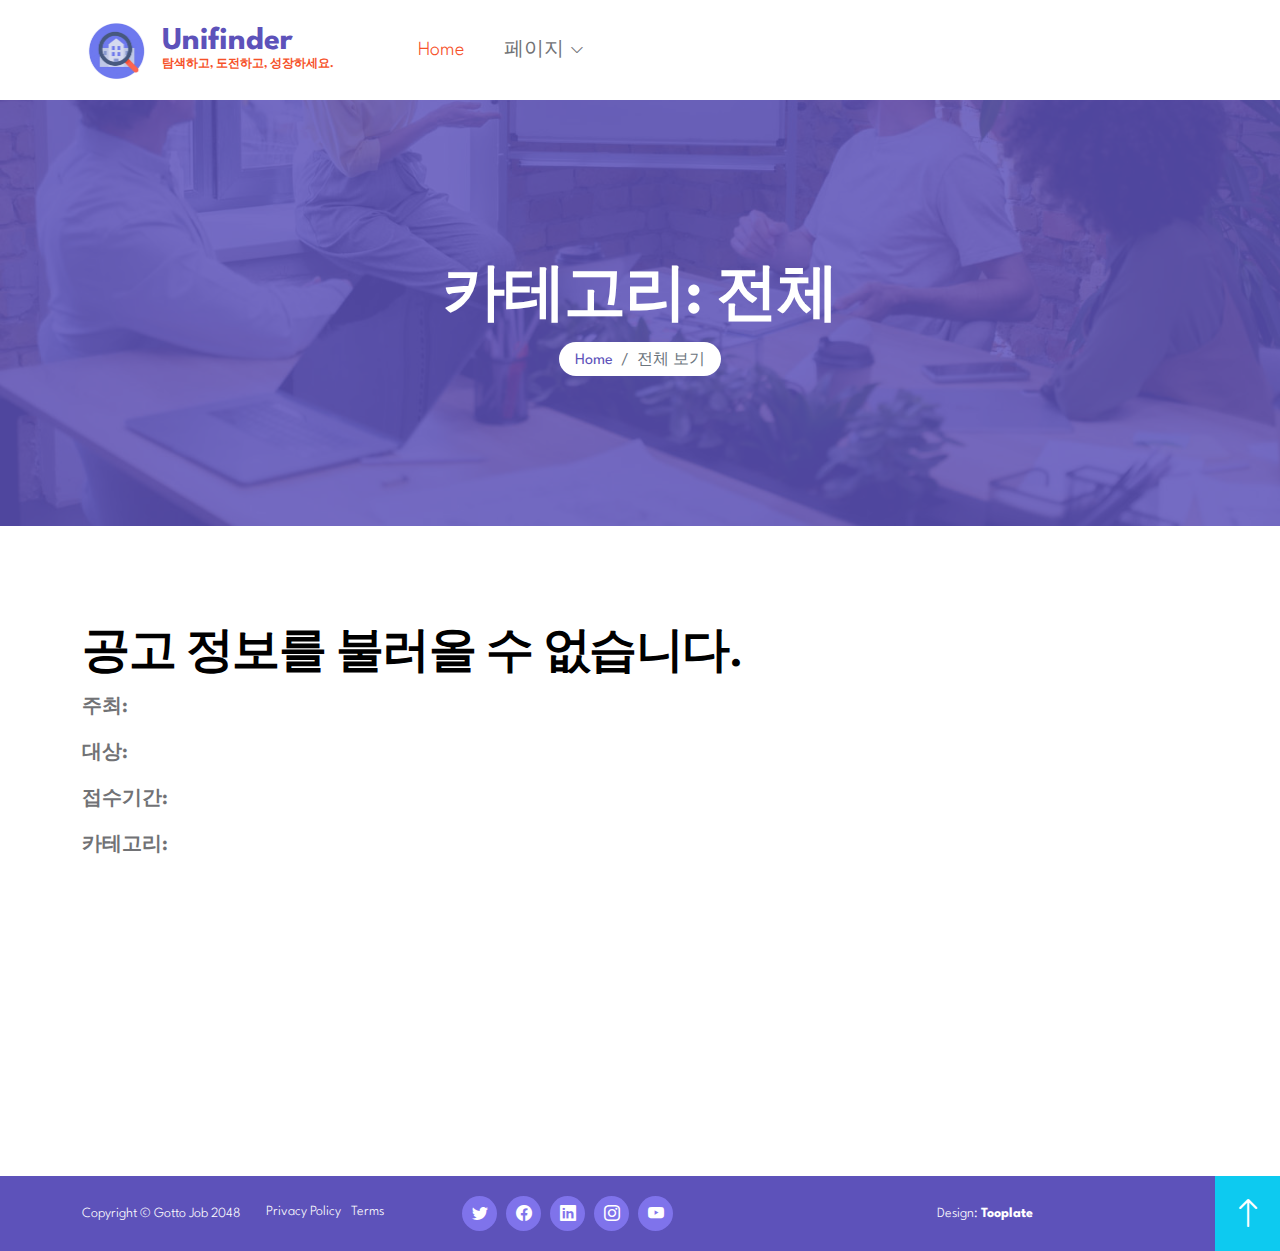
<file: Unifinder/details.html>
<!doctype html>
<html lang="en">
    <head>
        <meta charset="utf-8">
        <meta name="viewport" content="width=device-width, initial-scale=1">

        <meta name="description" content="">
        <meta name="author" content="">

        <title>공고 상세 보기</title>
        <script defer src="js/details.js"></script>

        <!-- CSS FILES -->
        <link rel="preconnect" href="https://fonts.googleapis.com">
        
        <link rel="preconnect" href="https://fonts.gstatic.com" crossorigin>

        <link href="https://fonts.googleapis.com/css2?family=League+Spartan:wght@100;300;400;600;700&display=swap" rel="stylesheet">

        <link href="css/bootstrap.min.css" rel="stylesheet">

        <link href="css/bootstrap-icons.css" rel="stylesheet">

        <link href="css/owl.carousel.min.css" rel="stylesheet">

        <link href="css/owl.theme.default.min.css" rel="stylesheet">

        <link href="css/tooplate-gotto-job.css" rel="stylesheet">
        
<!--

Tooplate 2134 Gotto Job

https://www.tooplate.com/view/2134-gotto-job

Bootstrap 5 HTML CSS Template

-->

    </head>
    
    <body id="top">

        <nav class="navbar navbar-expand-lg">
            <div class="container">
                <a class="navbar-brand d-flex align-items-center" href="index.html">
                    <img src="images/logo.png" class="img-fluid logo-image">

                    <div class="d-flex flex-column">
                        <strong class="logo-text">Unifinder</strong>
                        <small class="logo-slogan">탐색하고, 도전하고, 성장하세요.</small>
                    </div>
                </a>

                <button class="navbar-toggler" type="button" data-bs-toggle="collapse" data-bs-target="#navbarNav" aria-controls="navbarNav" aria-expanded="false" aria-label="Toggle navigation">
                    <span class="navbar-toggler-icon"></span>
                </button>

                <div class="collapse navbar-collapse" id="navbarNav">
                    <ul class="navbar-nav align-items-center ms-lg-5">
                        <li class="nav-item">
                            <a class="nav-link active" href="index.html">Home</a>
                        </li>

                        <!--<li class="nav-item">
                            <a class="nav-link" href="about.html">About Gotto</a>
                        </li>
                        !-->

                        <li class="nav-item dropdown">
                            <a class="nav-link dropdown-toggle" href="#" id="navbarLightDropdownMenuLink" role="button" data-bs-toggle="dropdown" aria-expanded="false">페이지</a>

                            <ul class="dropdown-menu dropdown-menu-light" aria-labelledby="navbarLightDropdownMenuLink">
                                <li><a class="dropdown-item" href="job-listings.html">전체 보기</a></li>

                                <!--<li><a class="dropdown-item" href="job-details.html">Job Details</a></li>!-->
                            </ul>
                        </li>

                        <!--<li class="nav-item">
                            <a class="nav-link" href="contact.html">Contact</a>
                        </li>
                    -->

                        <!--
                        <li class="nav-item ms-lg-auto">
                            <a class="nav-link" href="#">Register</a>
                        </li>

                        <li class="nav-item">
                            <a class="nav-link custom-btn btn" href="#">Login</a>
                        </li>
                        -->
                    </ul>
                </div>
            </div>
        </nav>

        <main>

            <header class="site-header">
                <div class="section-overlay"></div>

                <div class="container">
                    <div class="row">
                        
                        <div class="col-lg-12 col-12 text-center">
                            <h1 class="text-white" id="category-title">카테고리</h1>

                            <nav aria-label="breadcrumb">
                                <ol class="breadcrumb justify-content-center">
                                    <li class="breadcrumb-item"><a href="index.html">Home</a></li>

                                    <li class="breadcrumb-item active" aria-current="page" id="breadcrumb-category">전체 보기</li>
                                </ol>
                            </nav>
                        </div>

                    </div>
                </div>
            </header>

            <!-- 상세 내용 표시할 본문 영역 -->
  <section class="job-detail-section section-padding">
    <div class="container">
      <div class="row">
        <div class="col-lg-8 col-12">
          <h2 id="detail-title">제목</h2>
          <p><strong>주최:</strong> <span id="detail-host"></span></p>
          <p><strong>대상:</strong> <span id="detail-target"></span></p>
          <p><strong>접수기간:</strong> <span id="detail-period"></span></p>
          <p><strong>카테고리:</strong> <span id="detail-category"></span></p>
        </div>
      </div>
    </div>
  </section>
        
        </main>

        <footer class="site-footer"></footer>
            <div class="site-footer-bottom">
                <div class="container">
                    <div class="row">

                        <div class="col-lg-4 col-12 d-flex align-items-center">
                            <p class="copyright-text">Copyright © Gotto Job 2048</p>

                            <ul class="footer-menu d-flex">
                                <li class="footer-menu-item"><a href="#" class="footer-menu-link">Privacy Policy</a></li>

                                <li class="footer-menu-item"><a href="#" class="footer-menu-link">Terms</a></li>
                            </ul>
                        </div>

                        <div class="col-lg-5 col-12 mt-2 mt-lg-0">
                            <ul class="social-icon">
                                <li class="social-icon-item">
                                    <a href="#" class="social-icon-link bi-twitter"></a>
                                </li>

                                <li class="social-icon-item">
                                    <a href="#" class="social-icon-link bi-facebook"></a>
                                </li>

                                <li class="social-icon-item">
                                    <a href="#" class="social-icon-link bi-linkedin"></a>
                                </li>

                                <li class="social-icon-item">
                                    <a href="#" class="social-icon-link bi-instagram"></a>
                                </li>

                                <li class="social-icon-item">
                                    <a href="#" class="social-icon-link bi-youtube"></a>
                                </li>
                            </ul>
                        </div>

                        <div class="col-lg-3 col-12 mt-2 d-flex align-items-center mt-lg-0">
                            <p>Design: <a class="sponsored-link" rel="sponsored" href="https://www.tooplate.com" target="_blank">Tooplate</a></p>
                        </div>

                        <a class="back-top-icon bi-arrow-up smoothscroll d-flex justify-content-center align-items-center" href="#top"></a>

                    </div>
                </div>
            </div>
        </footer>

        <!-- JAVASCRIPT FILES -->
        <script src="js/jquery.min.js"></script>
        <script src="js/bootstrap.min.js"></script>
        <script src="js/owl.carousel.min.js"></script>
        <script src="js/counter.js"></script>
        <script src="js/custom.js"></script>
        

    </body>
</html>
</file>
<file: css/tooplate-gotto-job.css>
/*

Tooplate 2134 Gotto Job

https://www.tooplate.com/view/2134-gotto-job

*/

/*---------------------------------------
  CUSTOM PROPERTIES ( VARIABLES )             
-----------------------------------------*/
:root {
  --white-color:                  #ffffff;
  --primary-color:                #5d52ba;
  --secondary-color:              #0dcaf0;
  --section-bg-color:             #f0f8ff;
  --custom-btn-bg-color:          #f65129;
  --social-icon-link-bg-color:    #7f73eb;
  --dark-color:                   #000000;
  --p-color:                      #717275;
  --border-color:                 #e9eaeb;

  --body-font-family:             'League Spartan', sans-serif;

  --h1-font-size:                 62px;
  --h2-font-size:                 48px;
  --h3-font-size:                 36px;
  --h4-font-size:                 32px;
  --h5-font-size:                 24px;
  --h6-font-size:                 22px;
  --p-font-size:                  20px;
  --btn-font-size:                16px;
  --copyright-font-size:          14px;

  --border-radius-large:          100px;
  --border-radius-medium:         30px;
  --border-radius-small:          10px;

  --font-weight-thin:             100;
  --font-weight-light:            300;
  --font-weight-normal:           400;
  --font-weight-semibold:         600;
  --font-weight-bold:             700;
}

body {
  background-color: var(--white-color);
  font-family: var(--body-font-family); 
}


/*---------------------------------------
  TYPOGRAPHY               
-----------------------------------------*/
h1,
h2,
h3,
h4,
h5,
h6 {
  color: var(--dark-color);
  font-weight: var(--font-weight-semibold);
  letter-spacing: -0.5px;
}

h1,
h2 {
  letter-spacing: -1.5px;
}

h1 {
  font-size: var(--h1-font-size);
  line-height: normal;
  font-weight: var(--font-weight-bold);
}

h2 {
  font-size: var(--h2-font-size);
}

h3 {
  font-size: var(--h3-font-size);
}

h4 {
  font-size: var(--h4-font-size);
}

h5 {
  font-size: var(--h5-font-size);
}

h6 {
  font-size: var(--h6-font-size);
}

p {
  color: var(--p-color);
  font-size: var(--p-font-size);
  font-weight: var(--font-weight-light);
}

ul li {
  color: var(--p-color);
  font-size: var(--p-font-size);
  font-weight: var(--font-weight-light);
}

a, 
button {
  touch-action: manipulation;
  transition: all 0.3s;
}

a {
  color: var(--primary-color);
  text-decoration: none;
}

a:hover {
  color: var(--custom-btn-bg-color);
}

b,
strong {
  font-weight: var(--font-weight-bold);
}


/*---------------------------------------
  SECTION               
-----------------------------------------*/
.section-padding {
  padding-top: 100px;
  padding-bottom: 100px;
}

.section-bg {
  background: var(--section-bg-color);
}

.section-overlay {
  background: rgba(0, 0, 0, 0.85);
  background: var(--custom-btn-bg-color);
  opacity: 0.85;
  position: absolute;
  top: 0;
  left: 0;
  pointer-events: none;
  width: 100%;
  height: 100%;
}

.section-overlay + .container {
  position: relative;
}

.back-top-icon {
  background: var(--secondary-color);
  width: 65px;
  color: var(--white-color);
  font-size: var(--h4-font-size);
  position: absolute;
  top: 0;
  bottom: 0;
  right: 0;
  transition: all 0.5s;
}

.back-top-icon:hover {
  background: var(--custom-btn-bg-color);
  color: var(--white-color);
}

.custom-block {
  background: var(--primary-color);
  border-top: 20px solid var(--secondary-color);
  border-radius: var(--border-radius-medium);
  position: relative;
  overflow: hidden;
  padding: 30px 50px;
}

.custom-icon {
  color: var(--primary-color);
}

.instagram-block {
  position: relative;
  height: 100%;
}

.instagram-block-text {
  position: absolute;
  top: 50%;
  left: 50%;
  transform: translate(-50%, -50%);
}

nav[aria-label="breadcrumb"] {
  background: var(--white-color);
  border-radius: var(--border-radius-large);
  display: inline-block;
  padding: 7px 16px 3px 16px;
}

.breadcrumb {
  margin-bottom: 0;
}


/*---------------------------------------
  PAGINATION               
-----------------------------------------*/
.pagination {
  margin-top: 30px;
  margin-bottom: 0;
}

.page-link {
  border-color: var(--border-color);
  border-radius: var(--border-radius-large);
  color: var(--p-color);
  font-size: var(--copyright-font-size);
  padding: 0;
  width: 45px;
  height: 45px;
  line-height: 45px;
  text-align: center;
  margin-right: 10px;
  margin-left: 10px;
}

.page-item.active .page-link,
.page-link:hover {
  background: var(--secondary-color);
  border-color: transparent;
  color: var(--white-color);
}

.page-item:first-child .page-link,
.page-item:last-child .page-link {
  border: 0;
  border-radius: var(--border-radius-large);
}

.page-item:not(:first-child) .page-link {
  margin-left: 5px;
}


/*---------------------------------------
  CUSTOM FORM               
-----------------------------------------*/
.custom-form .input-group {
  background-color: var(--white-color);
  border-radius: var(--border-radius-medium);
  margin-bottom: 24px;
  position: relative;
  overflow: hidden;
  padding-left: 10px;
}

.input-group-text {
  background: transparent;
  border: 0;
  padding-right: 0;
}

.custom-form label {
  margin-bottom: 5px;
}

.custom-form .form-control {
  background-color: var(--white-color);
  border: 2px solid transparent;
  border-radius: var(--border-radius-medium);
  box-shadow: none;
  color: var(--p-color);
  padding-top: 12px;
  padding-bottom: 12px;
  outline: none;
}

.custom-form button[type="submit"] {
  background: var(--primary-color);
  border: none;
  color: var(--white-color);
  font-size: var(--p-font-size);
  font-weight: var(--font-weight-normal);
  transition: all 0.3s;
  margin-bottom: 24px;
}

.custom-form button[type="submit"]:hover,
.custom-form button[type="submit"]:focus {
  background: var(--secondary-color);
  border-color: transparent;
}


/*---------------------------------------
  CUSTOM TEXT BLOCK               
-----------------------------------------*/
.custom-text-block {
  background: var(--primary-color);
  padding: 55px 45px;
  height: 100%;
}

.counter-thumb {
  margin: 20px;
  margin-bottom: 0;
}

.counter-number,
.counter-text {
  color: var(--secondary-color);
  display: block;
}

.counter-number,
.counter-number-text {
  color: var(--dark-color);
  font-size: var(--h1-font-size);
  line-height: normal;
}

.custom-text-block .counter-number,
.custom-text-block .counter-number-text {
  color: var(--white-color);
}


/*---------------------------------------
  CUSTOM LINK               
-----------------------------------------*/
.custom-link {
  color: var(--p-color);
  position: relative;
  overflow: hidden;
  z-index: 1;
  display: inline-block;
  vertical-align: middle;
  transition: all .3s cubic-bezier(.645,.045,.355,1);
  padding-bottom: 2px;
}

.custom-link::after {
  content: "";
  width: 0;
  height: 2px;
  bottom: 0;
  position: absolute;
  left: auto;
  right: 0;
  z-index: -1;
  transition: width .6s cubic-bezier(.25,.8,.25,1) 0s;
  background: currentColor;
}

.custom-link:hover::after {
  width: 100%;
  left: 0;
  right: auto;
}

.custom-link:hover {
  color: var(--primary-color);
}

.custom-link:hover::after {
  background: var(--custom-btn-bg-color);
}


/*---------------------------------------
  CUSTOM BUTTON               
-----------------------------------------*/
.custom-btn {
  background: var(--custom-btn-bg-color);
  border: 2px solid transparent;
  border-radius: var(--border-radius-large);
  color: var(--white-color);
  font-size: var(--btn-font-size);
  font-weight: var(--font-weight-normal);
  line-height: normal;
  padding: 15px 20px;
}

.custom-btn:hover,
.navbar-expand-lg .navbar-nav .nav-link.custom-btn:hover {
  background: var(--secondary-color);
  color: var(--white-color);
}

.custom-border-btn-wrap .custom-border-btn {
  border-color: var(--white-color);
  color: var(--white-color);
}

.custom-border-btn-wrap .custom-border-btn:hover,
.cta-section .custom-border-btn:hover {
  background: var(--white-color);
  color: var(--custom-btn-bg-color);
}

.custom-border-btn-wrap .custom-link {
  color: var(--white-color);
}

.custom-border-btn-wrap .custom-link:hover::after {
  background: var(--white-color);
}

.custom-border-btn {
  background: transparent;
  border: 2px solid var(--border-color);
  color: var(--custom-btn-bg-color);
}

.custom-border-btn:hover {
  background: var(--custom-btn-bg-color);
  border-color: transparent;
  color: var(--white-color);
}

.navbar-expand-lg .navbar-nav .nav-link.custom-btn {
  padding: 12px 22px;
  color: var(--white-color);
}


/*---------------------------------------
  NAVIGATION              
-----------------------------------------*/
.navbar {
  background: var(--white-color);
  padding-top: 15px;
  padding-bottom: 15px;
}

.navbar-brand {
  font-size: var(--h4-font-size);
  font-weight: var(--font-weight-bold);
}

.logo-image {
  display: block;
  width: 65px;
  margin-right: 15px;
}

.logo-text {
  color: var(--primary-color);
  font-size: var(--h4-font-size);
  display: block;
  line-height: normal;
}

.logo-slogan {
  color: var(--custom-btn-bg-color);
  font-size: 12px;
  font-weight: var(--font-weight-bold);
  text-transform: uppercase;
}

.navbar-brand,
.navbar-brand:hover {
  color: var(--primary-color);
}

.navbar-expand-lg .navbar-nav .nav-link {
  margin-right: 0;
  margin-left: 0;
  padding: 20px;
}

.navbar-expand-lg .navbar-nav {
  width: 100%;
}

.navbar-nav .nav-link {
  display: inline-block;
  color: var(--p-bg-color);
  font-size: var(--menu-font-size);
  font-weight: var(--font-weight-medium);
  position: relative;
  padding-top: 15px;
  padding-bottom: 15px;
}

.navbar-nav .nav-link.active,
.navbar-nav .nav-link:hover {
  color: var(--custom-btn-bg-color);
}

.dropdown-menu {
  background: var(--white-color);
  box-shadow: 0 1rem 3rem rgba(0,0,0,.175);
  border: 0;
  padding: 0;
  margin-top: 20px;
}

.dropdown-item {
  display: inline-block;
  color: var(--p-bg-color);
  font-size: var(--menu-font-size);
  font-weight: var(--font-weight-medium);
  border-bottom: 1px solid var(--border-color);
  position: relative;
  padding-top: 10px;
  padding-bottom: 10px;
}

.dropdown-menu li:last-child .dropdown-item {
  border-bottom: 0;
}

.dropdown-item.active, 
.dropdown-item:active,
.dropdown-item:focus, 
.dropdown-item:hover {
  background: transparent;
  color: var(--custom-btn-bg-color);
}

.dropdown-toggle::after {
  content: "\f282";
  display: inline-block;
  font-family: bootstrap-icons !important;
  font-size: var(--copyright-font-size);
  font-style: normal;
  font-weight: normal !important;
  font-variant: normal;
  text-transform: none;
  line-height: 1;
  vertical-align: -.125em;
  -webkit-font-smoothing: antialiased;
  -moz-osx-font-smoothing: grayscale;
  position: relative;
  left: 2px;
  border: 0;
}

@media screen and (min-width: 992px) {
  .dropdown:hover .dropdown-menu {
    display: block;
    margin-top: 0;
  }
}

.navbar-toggler {
  border: 0;
  padding: 0;
  cursor: pointer;
  margin: 0;
  width: 30px;
  height: 35px;
  outline: none;
}

.navbar-toggler:focus {
  outline: none;
  box-shadow: none;
}

.navbar-toggler[aria-expanded="true"] .navbar-toggler-icon {
  background: transparent;
}

.navbar-toggler[aria-expanded="true"] .navbar-toggler-icon:before,
.navbar-toggler[aria-expanded="true"] .navbar-toggler-icon:after {
  transition: top 300ms 50ms ease, -webkit-transform 300ms 350ms ease;
  transition: top 300ms 50ms ease, transform 300ms 350ms ease;
  transition: top 300ms 50ms ease, transform 300ms 350ms ease, -webkit-transform 300ms 350ms ease;
  top: 0;
}

.navbar-toggler[aria-expanded="true"] .navbar-toggler-icon:before {
  transform: rotate(45deg);
}

.navbar-toggler[aria-expanded="true"] .navbar-toggler-icon:after {
  transform: rotate(-45deg);
}

.navbar-toggler .navbar-toggler-icon {
  background: var(--dark-color);
  transition: background 10ms 300ms ease;
  display: block;
  width: 30px;
  height: 2px;
  position: relative;
}

.navbar-toggler .navbar-toggler-icon:before,
.navbar-toggler .navbar-toggler-icon:after {
  transition: top 300ms 350ms ease, -webkit-transform 300ms 50ms ease;
  transition: top 300ms 350ms ease, transform 300ms 50ms ease;
  transition: top 300ms 350ms ease, transform 300ms 50ms ease, -webkit-transform 300ms 50ms ease;
  position: absolute;
  right: 0;
  left: 0;
  background: var(--dark-color);
  width: 30px;
  height: 2px;
  content: '';
}

.navbar-toggler .navbar-toggler-icon::before {
  top: -8px;
}

.navbar-toggler .navbar-toggler-icon::after {
  top: 8px;
}


/*---------------------------------------
  SITE HEADER              
-----------------------------------------*/
.site-header {
  background-image: url('../images/site-header/close-up-young-business-team-working.jpg');
  background-repeat: no-repeat;
  background-position: bottom;
  background-size: cover;
  position: relative;
  padding-top: 150px;
  padding-bottom: 150px;
}

.site-header .section-overlay {
  background: var(--primary-color);
}


/*---------------------------------------
  HERO              
-----------------------------------------*/
.hero-section {
  background-image: url('../images/close-up-young-business-team-working.jpg');
  background-repeat: no-repeat;
  background-size: cover;
  background-position: top;
  position: relative;
  padding-top: 150px;
  padding-bottom: 150px;
}

.hero-section .section-overlay {
  background: var(--primary-color);
}

.hero-section .custom-border-btn {
  border-color: var(--secondary-color);
  color: var(--secondary-color);
}

.hero-section .custom-border-btn:hover {
  background: var(--secondary-color);
  color: var(--white-color);
}

.hero-form {
  background: var(--social-icon-link-bg-color);
  border-radius: var(--border-radius-small);
  padding: 40px;
}

.hero-form .form-control {
  padding-bottom: 10px;
}

.hero-form button[type="submit"] {
  padding-top: 10px;
  padding-bottom: 8px;
}

.hero-form .input-group-text i {
  position: relative;
  top: 2px;
}

.hero-section .badge {
  background: transparent;
  color: var(--white-color);
}

.hero-section .badge:hover {
  background: var(--white-color);
  color: var(--primary-color);
}

.badge {
  background: var(--section-bg-color);
  border: 1px solid var(--white-color);
  border-radius: var(--border-radius-medium);
  color: var(--primary-color);
  font-weight: var(--font-weight-normal);
  line-height: normal;
  margin-right: 5px;
  margin-left: 5px;
  padding: 8px 12px;
  padding-bottom: 6px;
}

.badge-level {
  background: var(--primary-color);
  color: var(--white-color);
}

.badge:hover {
  background: var(--custom-btn-bg-color);
  color: var(--white-color);
}


/*---------------------------------------
  ABOUT              
-----------------------------------------*/
.about-page .about-section {
  padding-top: 100px;
  padding-bottom: 0;
}

.about-section .custom-text-block {
  background: var(--secondary-color);
}

.about-image-wrap,
.video-thumb {
  position: relative;
  overflow: hidden;
  height: 100%;
}

.about-info {
  background: var(--primary-color);
  border-radius: var(--border-radius-medium);
  border-top: 30px solid var(--secondary-color);
  position: absolute;
  bottom: 0;
  right: 0;
  margin: 20px;
  padding: 20px;
}

.about-info-text h4 {
  font-weight: var(--font-weight-normal);
}

.about-image-border-radius {
  border-radius: var(--border-radius-medium);
}

.about-image {
  display: block;
  object-fit: cover;
  height: 100%;
}

.custom-border-radius-start {
  border-radius: var(--border-radius-medium) 0 0 var(--border-radius-medium);
}

.custom-border-radius-end {
  border-radius: 0 var(--border-radius-medium) var(--border-radius-medium) 0;
}

.video-info {
  position: absolute;
  top: 50%;
  left: 50%;
  transform: translate(-50%, -50%);
}

.youtube-icon {
  background: var(--custom-btn-bg-color);
  font-size: var(--h2-font-size);
  color: var(--white-color);
  border-radius: var(--border-radius-large);
  width: 90px;
  height: 90px;
  line-height: 110px;
  text-align: center;
  display: block;
  animation: pulse-animation 2s infinite;
  transition: all 0.5s;
}

.youtube-icon:hover {
  color: var(--white-color);
}

@keyframes pulse-animation {
  0% {
    box-shadow: 0 0 0 0px rgba(0, 0, 0, 0.2);
  }
  100% {
    box-shadow: 0 0 0 20px rgba(0, 0, 0, 0);
  }
}


/*---------------------------------------
  SERVICES              
-----------------------------------------*/
.services-block {
  border-top: 25px solid transparent;
  border-radius: var(--border-radius-medium);
  text-align: center;
  position: relative;
  overflow: hidden;
  transition: all 0.5s;
  padding: 40px;
}

.services-block:hover,
.services-section .services-block-wrap:nth-of-type(odd) .services-block {
  background: var(--section-bg-color);
  border-top-color: var(--secondary-color);
}

.services-block-icon {
  background: var(--white-color);
  box-shadow: 0 1rem 3rem rgba(0,0,0,.175);
  border-radius: var(--border-radius-large);
  display: block;
  color: var(--secondary-color);
  font-size: var(--h2-font-size);
  line-height: normal;
  width: 120px;
  height: 120px;
  line-height: 135px;
  margin: auto;
  margin-bottom: 24px;
  text-align: center;
  position: relative;
  transition: all 0.5s;
}

.services-block-body p {
  margin-bottom: 0;
}


/*---------------------------------------
  CATEGORIES              
-----------------------------------------*/
.categories-block {
  background: var(--primary-color);
  border-radius: var(--border-radius-large);
  border: 8px solid var(--social-icon-link-bg-color);
  width: 150px;
  height: 150px;
  margin: auto;
  margin-bottom: 24px;
  text-align: center;
  position: relative;
  transition: all 0.5s;
}

.categories-block:hover {
  border-color: var(--white-color);
  box-shadow: 0 1rem 3rem rgba(0,0,0,.175);
}

.categories-icon {
  color: var(--white-color);
  font-size: var(--h4-font-size);
  line-height: normal;
  margin-bottom: 5px;
}

.categories-block-title {
  color: var(--white-color);
  font-size: var(--copyright-font-size);
}

.categories-block-number {
  background: var(--secondary-color);
  border-radius: var(--border-radius-large);
  position: absolute;
  top: 0;
  right: 0;
  width: 40px;
  height: 40px;
  text-align: center;
}

.categories-block-number-text {
  color: var(--white-color);
  display: block;
  height: 45%;
  position: relative;
  left: 2px;
  padding-top: 7px;
}


/*---------------------------------------
  REVIEWS              
-----------------------------------------*/
.reviews-section {
  background: var(--section-bg-color);
}

.reviews-carousel .owl-item img,
.avatar-image {
  border: 5px solid var(--section-bg-color);
  border-radius: var(--border-radius-large);
  width: 65px;
  height: 65px;
  object-fit: cover;
}

.reviews-carousel .owl-dots .owl-dot span {
  background: var(--white-color);
  border: 5px solid transparent;
  padding: 5px;
  transition: all 0.5s;
}

.reviews-carousel .owl-dots .owl-dot.active span, 
.reviews-carousel .owl-dots .owl-dot:hover span {
  background: var(--white-color);
  border-color: var(--custom-btn-bg-color);
}

.reviews-thumb {
  background: var(--white-color);
  border-radius: var(--border-radius-medium);
  position: relative;
  overflow: hidden;
  margin-bottom: 24px;
}

.reviews-body {
  position: relative;
  padding: 30px 40px 30px 70px;
}

.reviews-info {
  position: relative;
  padding: 40px 40px 20px 40px;
}

.reviews-title {
  color: var(--p-color);
}

.reviews-info strong,
.reviews-info small {
  display: block;
}

.reviews-info strong {
  color: var(--dark-color);
  line-height: normal;
}

.bi-star-fill {
  color: var(--custom-btn-bg-color);
}

.reviews-bottom small {
  font-size: var(--btn-font-size);
  font-weight: var(--font-weight-normal);
}

.quote-icon {
  position: absolute;
  top: 0;
  left: 30px;
  opacity: 0.05;
}

/*---------------------------------------
  JOB              
-----------------------------------------*/
.recent-jobs-bottom .custom-btn {
  font-size: var(--h5-font-size);
  padding: 25px 50px;
}

.job-listings-page .hero-form .badge:hover {
  background: var(--primary-color);
}

.job-thumb {
  border-radius: var(--border-radius-small);
  margin-bottom: 25px;
  padding: 25px;
  transition: all 0.5s ease;
}

.job-thumb:hover,
.job-thumb:nth-of-type(even) {
  background: var(--white-color);
  box-shadow: 0 1rem 3rem rgba(0,0,0,.175);
}

.job-title-link {
  color: var(--dark-color);
}

.job-thumb p {
  font-size: 18px;
}

.job-thumb .badge {
  border: 0;
}

.job-thumb-box {
  border: 1px solid var(--border-color);
  position: relative;
  overflow: hidden;
  max-width: 400px;
  margin-bottom: 48px;
  padding: 0;
}

.job-thumb-box .job-body {
  padding: 25px;
}

.job-thumb-box .job-body .job-image-wrap {
  width: 50px;
  min-width: 50px;
  height: 50px;
}

.job-thumb-box .job-body .job-image {
  padding: 10px;
}

.job-thumb-box .job-location, 
.job-thumb-box .job-date {
  min-width: inherit;
}

.job-thumb-box .job-date {
  margin-right: 0;
}

.job-image-box-wrap {
  position: relative;
}

.job-image-box-wrap .job-image {
  padding: 0;
}

.job-image-box-wrap .badge-level {
  border-color: transparent;
}

.job-image-box-wrap .badge-level:hover,
.job-image-box-wrap .badge:hover {
  background: var(--custom-btn-bg-color);
  border-color: transparent;
}

.job-image-box-wrap-info {
  position: absolute;
  bottom: 0;
  right: 0;
  left: 0;
  margin: 20px 25px;
}

.job-image-wrap {
  border-radius: var(--border-radius-large);
  width: 80px;
  min-width: 80px;
  height: 80px;
}

.job-image {
  display: block;
  margin: auto;
  padding: 20px;
}

.job-body {
  flex: auto;
}

.job-location {
  min-width: 175px;
}

.job-location,
.job-date {
  margin-right: 20px;
}

.job-date {
  min-width: 155px;
}

.job-price {
  min-width: 120px;
  margin-right: 10px;
  margin-left: 10px;
}

.job-thumb-detail,
.job-thumb-detail:hover {
  background: transparent;
  box-shadow: none;
  margin: 0;
  padding: 0;
}

.job-thumb-detail-box {
  padding: 40px;
}

.job-detail-share {
  margin-left: auto;
}

.dropdown-sorting .dropdown-menu {
  border-radius: var(--border-radius-small);
  border-top: 0;
  padding-top: 8px;
  padding-bottom: 8px;
}

.dropdown-sorting .dropdown-item {
  font-size: var(--copyright-font-size);
  border-bottom: 0;
  padding-top: 0;
  padding-bottom: 0;
}

#dropdownSortingButton {
  background: transparent;
  color: var(--dark-color);
  border: 0;
  padding: 0;
}

.sorting-icon {
  color: var(--p-color);
}

.sorting-icon.active {
  color: var(--primary-color);
}

.job-section-btn-wrap {
  margin-left: auto;
}


/*---------------------------------------
  CTA               
-----------------------------------------*/
.cta-section {
  background-image: url('../images/millennial-group-young-businesspeople.jpg');
  background-repeat: no-repeat;
  background-position: top;
  background-size: cover;
  position: relative;
  padding-top: 150px;
  padding-bottom: 75px;
}


/*---------------------------------------
  CONTACT               
-----------------------------------------*/
.contact-info-wrap {
  padding-top: 20px;
  padding-bottom: 20px;
}

.contact-info {
  padding: 20px 30px;
}

.contact-info:nth-of-type(even) {
  background-color: var(--section-bg-color);
  border-radius: var(--border-radius-large);
}

.contact-info .custom-icon {
  font-size: var(--h2-font-size);
  margin-right: 20px;
}

.contact-info-small-title {
  color: var(--secondary-color);
  display: block;
  font-size: var(--copyright-font-size);
  font-weight: var(--font-weight-semibold);
  line-height: normal;
}

.contact-form {
  margin-top: 20px;
}

.contact-form .form-control {
  background-color: var(--section-bg-color);
  margin-bottom: 24px;
  padding-top: 15px;
  padding-bottom: 15px;
  padding-left: 20px;
}

.contact-form .form-control:hover {
  background-color: var(--white-color);
  border-color: var(--primary-color);
}

.contact-form button[type="submit"] {
  margin-bottom: 0;
}

.google-map {
  display: block;
  border-radius: var(--border-radius-medium);
  filter: grayscale(100%);
}


/*---------------------------------------
  NEWSLETTER FORM              
-----------------------------------------*/
.newsletter-form {
  background: var(--section-bg-color);
  border-radius: var(--border-radius-small);
  padding: 30px;
}

.newsletter-form .input-group {
  margin-bottom: 0;
  padding: 10px;
}

.newsletter-form .form-control {
  margin-right: 42px;
  padding-top: 7px;
  padding-bottom: 7px;
}

.newsletter-form button[type="submit"] {
  display: flex;
  justify-content: center;
  align-content: center;
  position: absolute;
  top: 0;
  right: 0;
  margin: 10px;
  padding-top: 10px;
  padding-bottom: 8px;
  width: 42px;
  height: 42px;
}

.newsletter-form button[type="submit"] i {
  height: 100%;
}

.newsletter-form .input-group>:not(:first-child):not(.dropdown-menu):not(.valid-tooltip):not(.valid-feedback):not(.invalid-tooltip):not(.invalid-feedback) {
  margin-left: 0;
  border-radius: var(--border-radius-large);
}


/*---------------------------------------
  SITE FOOTER              
-----------------------------------------*/
.site-footer {
  padding-top: 100px;
  padding-bottom: 0;
}

.site-footer-link {
  color: var(--p-color);
}

.site-footer-bottom {
  background: var(--primary-color);
  margin-top: 100px;
  padding-top: 20px;
  padding-bottom: 20px;
  position: relative;
}

.site-footer-bottom .footer-menu-link {
  color: var(--white-color);
  font-size: var(--copyright-font-size);
  margin-right: 5px;
  margin-left: 5px;
}

.site-footer-title {
  margin-bottom: 15px;
}

.site-footer-bottom p,
.copyright-text {
  color: var(--white-color);
  font-size: var(--copyright-font-size);
  margin-bottom: 0;
}

.copyright-text {
  margin-right: 20px;
}

.sponsored-link {
  color: var(--white-color);
  font-weight: var(--font-weight-bold);
}

.footer-menu {
  justify-content: end;
  margin: 0;
  padding: 0;
}

.footer-menu-item {
  list-style: none;
  display: block;
}

.footer-menu-link {
  color: var(--p-color);
  display: inline-block;
  vertical-align: middle;
  margin-right: 10px;
  margin-bottom: 5px;
}


/*---------------------------------------
  SOCIAL ICON               
-----------------------------------------*/
.social-icon {
  margin: 0;
  padding: 0;
}

.social-icon-item {
  list-style: none;
  display: inline-block;
  vertical-align: top;
}

.social-icon-link {
  background: var(--social-icon-link-bg-color);
  border-radius: var(--border-radius-large);
  color: var(--white-color);
  font-size: var(--btn-font-size);
  display: block;
  margin-right: 5px;
  text-align: center;
  width: 35px;
  height: 35px;
  line-height: 40px;
  transition: all 0.5s;
}

.social-icon-link:hover {
  background: var(--secondary-color);
  color: var(--white-color);
  transform: scale(1.15);
}


/*---------------------------------------
  RESPONSIVE STYLES               
-----------------------------------------*/
@media screen and (min-width: 1025px) {
  .job-featured-section .job-thumb {
    max-width: 1120px;
    margin-right: auto;
    margin-left: auto;
  }
}

@media screen and (min-width: 991px) {
  .google-map {
    height: 100%;
  }
}

@media screen and (max-width: 991px) {
  h1 {
    font-size: 48px;
  }

  h2 {
    font-size: 36px;
  }

  h3 {
    font-size: 32px;
  }

  h4 {
    font-size: 28px;
  }

  h5 {
    font-size: 20px;
  }

  h6 {
    font-size: 18px;
  }

  .section-padding,
  .cta-section {
    padding-top: 50px;
    padding-bottom: 50px;
  }

  .about-page .about-section {
    padding-top: 50px;
  }

  .custom-btn {
    padding: 12px 20px;
  }

  .navbar-collapse {
    padding-bottom: 20px;
  }

  .navbar-expand-lg .navbar-nav .nav-link {
    padding: 10px;
  }

  .navbar-expand-lg .navbar-nav .nav-link.custom-btn {
    margin-top: 10px;
  }

  .page-link {
    font-size: 12px;
    width: 40px;
    height: 40px;
    line-height: 40px;
    margin-right: 5px;
    margin-left: 5px;
  }

  .custom-text-block {
    padding: 50px 30px;
  }

  .hero-section {
    padding-top: 100px;
    padding-bottom: 100px;
  }

  .badge {
    margin-top: 5px;
  }

  .counter-number, 
  .counter-number-text {
    font-size: var(--h2-font-size);
  }

  .custom-border-radius-start {
    border-radius: var(--border-radius-medium) var(--border-radius-medium) 0 0;
  }

  .custom-border-radius-end {
    border-radius: 0 0 var(--border-radius-medium) var(--border-radius-medium);
  }

  .job-body p {
    font-size: var(--btn-font-size);
  }

  .job-location {
    min-width: 140px;
  }

  .job-price {
    min-width: inherit;
    margin-top: 5px;
    margin-left: 0;
  }

  .hero-form button[type="submit"] {
    margin-bottom: 0;
  }

  .site-footer {
    padding-top: 50px;
  }

  .site-footer-bottom {
    margin-top: 50px;
  }
}

@media screen and (max-width: 480px) {
  h1 {
    font-size: 40px;
  }

  h2 {
    font-size: 28px;
  }

  h3 {
    font-size: 26px;
  }

  h4 {
    font-size: 22px;
  }

  h5 {
    font-size: 20px;
  }

  .badge {
    margin: 10px 10px 5px 0;
  }

  .page-link {
    width: 35px;
    height: 35px;
    line-height: 35px;
  }

  .counter-thumb {
    margin: 10px;
  }

  .counter-number, 
  .counter-number-text {
    font-size: var(--h3-font-size);
  }

  .job-date {
    margin-top: 5px;
  }

  .job-detail-share {
    margin: 20px auto 0 auto;
  }
}
</file>
<file: 2134_gotto_job/css/tooplate-gotto-job.css>
/*

Tooplate 2134 Gotto Job

https://www.tooplate.com/view/2134-gotto-job

*/

/*---------------------------------------
  CUSTOM PROPERTIES ( VARIABLES )             
-----------------------------------------*/
:root {
  --white-color:                  #ffffff;
  --primary-color:                #5d52ba;
  --secondary-color:              #0dcaf0;
  --section-bg-color:             #f0f8ff;
  --custom-btn-bg-color:          #f65129;
  --social-icon-link-bg-color:    #7f73eb;
  --dark-color:                   #000000;
  --p-color:                      #717275;
  --border-color:                 #e9eaeb;

  --body-font-family:             'League Spartan', sans-serif;

  --h1-font-size:                 62px;
  --h2-font-size:                 48px;
  --h3-font-size:                 36px;
  --h4-font-size:                 32px;
  --h5-font-size:                 24px;
  --h6-font-size:                 22px;
  --p-font-size:                  20px;
  --btn-font-size:                16px;
  --copyright-font-size:          14px;

  --border-radius-large:          100px;
  --border-radius-medium:         30px;
  --border-radius-small:          10px;

  --font-weight-thin:             100;
  --font-weight-light:            300;
  --font-weight-normal:           400;
  --font-weight-semibold:         600;
  --font-weight-bold:             700;
}

body {
  background-color: var(--white-color);
  font-family: var(--body-font-family); 
}


/*---------------------------------------
  TYPOGRAPHY               
-----------------------------------------*/
h1,
h2,
h3,
h4,
h5,
h6 {
  color: var(--dark-color);
  font-weight: var(--font-weight-semibold);
  letter-spacing: -0.5px;
}

h1,
h2 {
  letter-spacing: -1.5px;
}

h1 {
  font-size: var(--h1-font-size);
  line-height: normal;
  font-weight: var(--font-weight-bold);
}

h2 {
  font-size: var(--h2-font-size);
}

h3 {
  font-size: var(--h3-font-size);
}

h4 {
  font-size: var(--h4-font-size);
}

h5 {
  font-size: var(--h5-font-size);
}

h6 {
  font-size: var(--h6-font-size);
}

p {
  color: var(--p-color);
  font-size: var(--p-font-size);
  font-weight: var(--font-weight-light);
}

ul li {
  color: var(--p-color);
  font-size: var(--p-font-size);
  font-weight: var(--font-weight-light);
}

a, 
button {
  touch-action: manipulation;
  transition: all 0.3s;
}

a {
  color: var(--primary-color);
  text-decoration: none;
}

a:hover {
  color: var(--custom-btn-bg-color);
}

b,
strong {
  font-weight: var(--font-weight-bold);
}


/*---------------------------------------
  SECTION               
-----------------------------------------*/
.section-padding {
  padding-top: 100px;
  padding-bottom: 100px;
}

.section-bg {
  background: var(--section-bg-color);
}

.section-overlay {
  background: rgba(0, 0, 0, 0.85);
  background: var(--custom-btn-bg-color);
  opacity: 0.85;
  position: absolute;
  top: 0;
  left: 0;
  pointer-events: none;
  width: 100%;
  height: 100%;
}

.section-overlay + .container {
  position: relative;
}

.back-top-icon {
  background: var(--secondary-color);
  width: 65px;
  color: var(--white-color);
  font-size: var(--h4-font-size);
  position: absolute;
  top: 0;
  bottom: 0;
  right: 0;
  transition: all 0.5s;
}

.back-top-icon:hover {
  background: var(--custom-btn-bg-color);
  color: var(--white-color);
}

.custom-block {
  background: var(--primary-color);
  border-top: 20px solid var(--secondary-color);
  border-radius: var(--border-radius-medium);
  position: relative;
  overflow: hidden;
  padding: 30px 50px;
}

.custom-icon {
  color: var(--primary-color);
}

.instagram-block {
  position: relative;
  height: 100%;
}

.instagram-block-text {
  position: absolute;
  top: 50%;
  left: 50%;
  transform: translate(-50%, -50%);
}

nav[aria-label="breadcrumb"] {
  background: var(--white-color);
  border-radius: var(--border-radius-large);
  display: inline-block;
  padding: 7px 16px 3px 16px;
}

.breadcrumb {
  margin-bottom: 0;
}


/*---------------------------------------
  PAGINATION               
-----------------------------------------*/
.pagination {
  margin-top: 30px;
  margin-bottom: 0;
}

.page-link {
  border-color: var(--border-color);
  border-radius: var(--border-radius-large);
  color: var(--p-color);
  font-size: var(--copyright-font-size);
  padding: 0;
  width: 45px;
  height: 45px;
  line-height: 45px;
  text-align: center;
  margin-right: 10px;
  margin-left: 10px;
}

.page-item.active .page-link,
.page-link:hover {
  background: var(--secondary-color);
  border-color: transparent;
  color: var(--white-color);
}

.page-item:first-child .page-link,
.page-item:last-child .page-link {
  border: 0;
  border-radius: var(--border-radius-large);
}

.page-item:not(:first-child) .page-link {
  margin-left: 5px;
}


/*---------------------------------------
  CUSTOM FORM               
-----------------------------------------*/
.custom-form .input-group {
  background-color: var(--white-color);
  border-radius: var(--border-radius-medium);
  margin-bottom: 24px;
  position: relative;
  overflow: hidden;
  padding-left: 10px;
}

.input-group-text {
  background: transparent;
  border: 0;
  padding-right: 0;
}

.custom-form label {
  margin-bottom: 5px;
}

.custom-form .form-control {
  background-color: var(--white-color);
  border: 2px solid transparent;
  border-radius: var(--border-radius-medium);
  box-shadow: none;
  color: var(--p-color);
  padding-top: 12px;
  padding-bottom: 12px;
  outline: none;
}

.custom-form button[type="submit"] {
  background: var(--primary-color);
  border: none;
  color: var(--white-color);
  font-size: var(--p-font-size);
  font-weight: var(--font-weight-normal);
  transition: all 0.3s;
  margin-bottom: 24px;
}

.custom-form button[type="submit"]:hover,
.custom-form button[type="submit"]:focus {
  background: var(--secondary-color);
  border-color: transparent;
}


/*---------------------------------------
  CUSTOM TEXT BLOCK               
-----------------------------------------*/
.custom-text-block {
  background: var(--primary-color);
  padding: 80px 60px;
  height: 100%;
}

.counter-thumb {
  margin: 20px;
  margin-bottom: 0;
}

.counter-number,
.counter-text {
  color: var(--secondary-color);
  display: block;
}

.counter-number,
.counter-number-text {
  color: var(--dark-color);
  font-size: var(--h1-font-size);
  line-height: normal;
}

.custom-text-block .counter-number,
.custom-text-block .counter-number-text {
  color: var(--white-color);
}


/*---------------------------------------
  CUSTOM LINK               
-----------------------------------------*/
.custom-link {
  color: var(--p-color);
  position: relative;
  overflow: hidden;
  z-index: 1;
  display: inline-block;
  vertical-align: middle;
  transition: all .3s cubic-bezier(.645,.045,.355,1);
  padding-bottom: 2px;
}

.custom-link::after {
  content: "";
  width: 0;
  height: 2px;
  bottom: 0;
  position: absolute;
  left: auto;
  right: 0;
  z-index: -1;
  transition: width .6s cubic-bezier(.25,.8,.25,1) 0s;
  background: currentColor;
}

.custom-link:hover::after {
  width: 100%;
  left: 0;
  right: auto;
}

.custom-link:hover {
  color: var(--primary-color);
}

.custom-link:hover::after {
  background: var(--custom-btn-bg-color);
}


/*---------------------------------------
  CUSTOM BUTTON               
-----------------------------------------*/
.custom-btn {
  background: var(--custom-btn-bg-color);
  border: 2px solid transparent;
  border-radius: var(--border-radius-large);
  color: var(--white-color);
  font-size: var(--btn-font-size);
  font-weight: var(--font-weight-normal);
  line-height: normal;
  padding: 15px 20px;
}

.custom-btn:hover,
.navbar-expand-lg .navbar-nav .nav-link.custom-btn:hover {
  background: var(--secondary-color);
  color: var(--white-color);
}

.custom-border-btn-wrap .custom-border-btn {
  border-color: var(--white-color);
  color: var(--white-color);
}

.custom-border-btn-wrap .custom-border-btn:hover,
.cta-section .custom-border-btn:hover {
  background: var(--white-color);
  color: var(--custom-btn-bg-color);
}

.custom-border-btn-wrap .custom-link {
  color: var(--white-color);
}

.custom-border-btn-wrap .custom-link:hover::after {
  background: var(--white-color);
}

.custom-border-btn {
  background: transparent;
  border: 2px solid var(--border-color);
  color: var(--custom-btn-bg-color);
}

.custom-border-btn:hover {
  background: var(--custom-btn-bg-color);
  border-color: transparent;
  color: var(--white-color);
}

.navbar-expand-lg .navbar-nav .nav-link.custom-btn {
  padding: 12px 22px;
  color: var(--white-color);
}


/*---------------------------------------
  NAVIGATION              
-----------------------------------------*/
.navbar {
  background: var(--white-color);
  padding-top: 15px;
  padding-bottom: 15px;
}

.navbar-brand {
  font-size: var(--h4-font-size);
  font-weight: var(--font-weight-bold);
}

.logo-image {
  display: block;
  width: 65px;
  margin-right: 15px;
}

.logo-text {
  color: var(--primary-color);
  font-size: var(--h4-font-size);
  display: block;
  line-height: normal;
}

.logo-slogan {
  color: var(--custom-btn-bg-color);
  font-size: 12px;
  font-weight: var(--font-weight-bold);
  text-transform: uppercase;
}

.navbar-brand,
.navbar-brand:hover {
  color: var(--primary-color);
}

.navbar-expand-lg .navbar-nav .nav-link {
  margin-right: 0;
  margin-left: 0;
  padding: 20px;
}

.navbar-expand-lg .navbar-nav {
  width: 100%;
}

.navbar-nav .nav-link {
  display: inline-block;
  color: var(--p-bg-color);
  font-size: var(--menu-font-size);
  font-weight: var(--font-weight-medium);
  position: relative;
  padding-top: 15px;
  padding-bottom: 15px;
}

.navbar-nav .nav-link.active,
.navbar-nav .nav-link:hover {
  color: var(--custom-btn-bg-color);
}

.dropdown-menu {
  background: var(--white-color);
  box-shadow: 0 1rem 3rem rgba(0,0,0,.175);
  border: 0;
  padding: 0;
  margin-top: 20px;
}

.dropdown-item {
  display: inline-block;
  color: var(--p-bg-color);
  font-size: var(--menu-font-size);
  font-weight: var(--font-weight-medium);
  border-bottom: 1px solid var(--border-color);
  position: relative;
  padding-top: 10px;
  padding-bottom: 10px;
}

.dropdown-menu li:last-child .dropdown-item {
  border-bottom: 0;
}

.dropdown-item.active, 
.dropdown-item:active,
.dropdown-item:focus, 
.dropdown-item:hover {
  background: transparent;
  color: var(--custom-btn-bg-color);
}

.dropdown-toggle::after {
  content: "\f282";
  display: inline-block;
  font-family: bootstrap-icons !important;
  font-size: var(--copyright-font-size);
  font-style: normal;
  font-weight: normal !important;
  font-variant: normal;
  text-transform: none;
  line-height: 1;
  vertical-align: -.125em;
  -webkit-font-smoothing: antialiased;
  -moz-osx-font-smoothing: grayscale;
  position: relative;
  left: 2px;
  border: 0;
}

@media screen and (min-width: 992px) {
  .dropdown:hover .dropdown-menu {
    display: block;
    margin-top: 0;
  }
}

.navbar-toggler {
  border: 0;
  padding: 0;
  cursor: pointer;
  margin: 0;
  width: 30px;
  height: 35px;
  outline: none;
}

.navbar-toggler:focus {
  outline: none;
  box-shadow: none;
}

.navbar-toggler[aria-expanded="true"] .navbar-toggler-icon {
  background: transparent;
}

.navbar-toggler[aria-expanded="true"] .navbar-toggler-icon:before,
.navbar-toggler[aria-expanded="true"] .navbar-toggler-icon:after {
  transition: top 300ms 50ms ease, -webkit-transform 300ms 350ms ease;
  transition: top 300ms 50ms ease, transform 300ms 350ms ease;
  transition: top 300ms 50ms ease, transform 300ms 350ms ease, -webkit-transform 300ms 350ms ease;
  top: 0;
}

.navbar-toggler[aria-expanded="true"] .navbar-toggler-icon:before {
  transform: rotate(45deg);
}

.navbar-toggler[aria-expanded="true"] .navbar-toggler-icon:after {
  transform: rotate(-45deg);
}

.navbar-toggler .navbar-toggler-icon {
  background: var(--dark-color);
  transition: background 10ms 300ms ease;
  display: block;
  width: 30px;
  height: 2px;
  position: relative;
}

.navbar-toggler .navbar-toggler-icon:before,
.navbar-toggler .navbar-toggler-icon:after {
  transition: top 300ms 350ms ease, -webkit-transform 300ms 50ms ease;
  transition: top 300ms 350ms ease, transform 300ms 50ms ease;
  transition: top 300ms 350ms ease, transform 300ms 50ms ease, -webkit-transform 300ms 50ms ease;
  position: absolute;
  right: 0;
  left: 0;
  background: var(--dark-color);
  width: 30px;
  height: 2px;
  content: '';
}

.navbar-toggler .navbar-toggler-icon::before {
  top: -8px;
}

.navbar-toggler .navbar-toggler-icon::after {
  top: 8px;
}


/*---------------------------------------
  SITE HEADER              
-----------------------------------------*/
.site-header {
  background-image: url('../images/site-header/close-up-young-business-team-working.jpg');
  background-repeat: no-repeat;
  background-position: bottom;
  background-size: cover;
  position: relative;
  padding-top: 150px;
  padding-bottom: 150px;
}

.site-header .section-overlay {
  background: var(--primary-color);
}


/*---------------------------------------
  HERO              
-----------------------------------------*/
.hero-section {
  background-image: url('../images/close-up-young-business-team-working.jpg');
  background-repeat: no-repeat;
  background-size: cover;
  background-position: top;
  position: relative;
  padding-top: 150px;
  padding-bottom: 150px;
}

.hero-section .section-overlay {
  background: var(--primary-color);
}

.hero-section .custom-border-btn {
  border-color: var(--secondary-color);
  color: var(--secondary-color);
}

.hero-section .custom-border-btn:hover {
  background: var(--secondary-color);
  color: var(--white-color);
}

.hero-form {
  background: var(--social-icon-link-bg-color);
  border-radius: var(--border-radius-small);
  padding: 40px;
}

.hero-form .form-control {
  padding-bottom: 10px;
}

.hero-form button[type="submit"] {
  padding-top: 10px;
  padding-bottom: 8px;
}

.hero-form .input-group-text i {
  position: relative;
  top: 2px;
}

.hero-section .badge {
  background: transparent;
  color: var(--white-color);
}

.hero-section .badge:hover {
  background: var(--white-color);
  color: var(--primary-color);
}

.badge {
  background: var(--section-bg-color);
  border: 1px solid var(--white-color);
  border-radius: var(--border-radius-medium);
  color: var(--primary-color);
  font-weight: var(--font-weight-normal);
  line-height: normal;
  margin-right: 5px;
  margin-left: 5px;
  padding: 8px 12px;
  padding-bottom: 6px;
}

.badge-level {
  background: var(--primary-color);
  color: var(--white-color);
}

.badge:hover {
  background: var(--custom-btn-bg-color);
  color: var(--white-color);
}


/*---------------------------------------
  ABOUT              
-----------------------------------------*/
.about-page .about-section {
  padding-top: 100px;
  padding-bottom: 0;
}

.about-section .custom-text-block {
  background: var(--secondary-color);
}

.about-image-wrap,
.video-thumb {
  position: relative;
  overflow: hidden;
  height: 100%;
}

.about-info {
  background: var(--primary-color);
  border-radius: var(--border-radius-medium);
  border-top: 30px solid var(--secondary-color);
  position: absolute;
  bottom: 0;
  right: 0;
  margin: 20px;
  padding: 20px;
}

.about-info-text h4 {
  font-weight: var(--font-weight-normal);
}

.about-image-border-radius {
  border-radius: var(--border-radius-medium);
}

.about-image {
  display: block;
  object-fit: cover;
  height: 100%;
}

.custom-border-radius-start {
  border-radius: var(--border-radius-medium) 0 0 var(--border-radius-medium);
}

.custom-border-radius-end {
  border-radius: 0 var(--border-radius-medium) var(--border-radius-medium) 0;
}

.video-info {
  position: absolute;
  top: 50%;
  left: 50%;
  transform: translate(-50%, -50%);
}

.youtube-icon {
  background: var(--custom-btn-bg-color);
  font-size: var(--h2-font-size);
  color: var(--white-color);
  border-radius: var(--border-radius-large);
  width: 90px;
  height: 90px;
  line-height: 110px;
  text-align: center;
  display: block;
  animation: pulse-animation 2s infinite;
  transition: all 0.5s;
}

.youtube-icon:hover {
  color: var(--white-color);
}

@keyframes pulse-animation {
  0% {
    box-shadow: 0 0 0 0px rgba(0, 0, 0, 0.2);
  }
  100% {
    box-shadow: 0 0 0 20px rgba(0, 0, 0, 0);
  }
}


/*---------------------------------------
  SERVICES              
-----------------------------------------*/
.services-block {
  border-top: 25px solid transparent;
  border-radius: var(--border-radius-medium);
  text-align: center;
  position: relative;
  overflow: hidden;
  transition: all 0.5s;
  padding: 40px;
}

.services-block:hover,
.services-section .services-block-wrap:nth-of-type(odd) .services-block {
  background: var(--section-bg-color);
  border-top-color: var(--secondary-color);
}

.services-block-icon {
  background: var(--white-color);
  box-shadow: 0 1rem 3rem rgba(0,0,0,.175);
  border-radius: var(--border-radius-large);
  display: block;
  color: var(--secondary-color);
  font-size: var(--h2-font-size);
  line-height: normal;
  width: 120px;
  height: 120px;
  line-height: 135px;
  margin: auto;
  margin-bottom: 24px;
  text-align: center;
  position: relative;
  transition: all 0.5s;
}

.services-block-body p {
  margin-bottom: 0;
}


/*---------------------------------------
  CATEGORIES              
-----------------------------------------*/
.categories-block {
  background: var(--primary-color);
  border-radius: var(--border-radius-large);
  border: 8px solid var(--social-icon-link-bg-color);
  width: 150px;
  height: 150px;
  margin: auto;
  margin-bottom: 24px;
  text-align: center;
  position: relative;
  transition: all 0.5s;
}

.categories-block:hover {
  border-color: var(--white-color);
  box-shadow: 0 1rem 3rem rgba(0,0,0,.175);
}

.categories-icon {
  color: var(--white-color);
  font-size: var(--h4-font-size);
  line-height: normal;
  margin-bottom: 5px;
}

.categories-block-title {
  color: var(--white-color);
  font-size: var(--copyright-font-size);
}

.categories-block-number {
  background: var(--secondary-color);
  border-radius: var(--border-radius-large);
  position: absolute;
  top: 0;
  right: 0;
  width: 40px;
  height: 40px;
  text-align: center;
}

.categories-block-number-text {
  color: var(--white-color);
  display: block;
  height: 45%;
  position: relative;
  left: 2px;
}


/*---------------------------------------
  REVIEWS              
-----------------------------------------*/
.reviews-section {
  background: var(--section-bg-color);
}

.reviews-carousel .owl-item img,
.avatar-image {
  border: 5px solid var(--section-bg-color);
  border-radius: var(--border-radius-large);
  width: 65px;
  height: 65px;
  object-fit: cover;
}

.reviews-carousel .owl-dots .owl-dot span {
  background: var(--white-color);
  border: 5px solid transparent;
  padding: 5px;
  transition: all 0.5s;
}

.reviews-carousel .owl-dots .owl-dot.active span, 
.reviews-carousel .owl-dots .owl-dot:hover span {
  background: var(--white-color);
  border-color: var(--custom-btn-bg-color);
}

.reviews-thumb {
  background: var(--white-color);
  border-radius: var(--border-radius-medium);
  position: relative;
  overflow: hidden;
  margin-bottom: 24px;
}

.reviews-body {
  position: relative;
  padding: 30px 40px 30px 70px;
}

.reviews-info {
  position: relative;
  padding: 40px 40px 20px 40px;
}

.reviews-title {
  color: var(--p-color);
}

.reviews-info strong,
.reviews-info small {
  display: block;
}

.reviews-info strong {
  color: var(--dark-color);
  line-height: normal;
}

.bi-star-fill {
  color: var(--custom-btn-bg-color);
}

.reviews-bottom small {
  font-size: var(--btn-font-size);
  font-weight: var(--font-weight-normal);
}

.quote-icon {
  position: absolute;
  top: 0;
  left: 30px;
  opacity: 0.05;
}


/*---------------------------------------
  JOB              
-----------------------------------------*/
.recent-jobs-bottom .custom-btn {
  font-size: var(--h5-font-size);
  padding: 25px 50px;
}

.job-listings-page .hero-form .badge:hover {
  background: var(--primary-color);
}

.job-thumb {
  border-radius: var(--border-radius-small);
  margin-bottom: 25px;
  padding: 25px;
  transition: all 0.5s ease;
}

.job-thumb:hover,
.job-thumb:nth-of-type(even) {
  background: var(--white-color);
  box-shadow: 0 1rem 3rem rgba(0,0,0,.175);
}

.job-title-link {
  color: var(--dark-color);
}

.job-thumb p {
  font-size: 18px;
}

.job-thumb .badge {
  border: 0;
}

.job-thumb-box {
  border: 1px solid var(--border-color);
  position: relative;
  overflow: hidden;
  max-width: 400px;
  margin-bottom: 48px;
  padding: 0;
}

.job-thumb-box .job-body {
  padding: 25px;
}

.job-thumb-box .job-body .job-image-wrap {
  width: 50px;
  min-width: 50px;
  height: 50px;
}

.job-thumb-box .job-body .job-image {
  padding: 10px;
}

.job-thumb-box .job-location, 
.job-thumb-box .job-date {
  min-width: inherit;
}

.job-thumb-box .job-date {
  margin-right: 0;
}

.job-image-box-wrap {
  position: relative;
}

.job-image-box-wrap .job-image {
  padding: 0;
}

.job-image-box-wrap .badge-level {
  border-color: transparent;
}

.job-image-box-wrap .badge-level:hover,
.job-image-box-wrap .badge:hover {
  background: var(--custom-btn-bg-color);
  border-color: transparent;
}

.job-image-box-wrap-info {
  position: absolute;
  bottom: 0;
  right: 0;
  left: 0;
  margin: 20px 25px;
}

.job-image-wrap {
  border-radius: var(--border-radius-large);
  width: 80px;
  min-width: 80px;
  height: 80px;
}

.job-image {
  display: block;
  margin: auto;
  padding: 20px;
}

.job-body {
  flex: auto;
}

.job-location {
  min-width: 175px;
}

.job-location,
.job-date {
  margin-right: 20px;
}

.job-date {
  min-width: 155px;
}

.job-price {
  min-width: 120px;
  margin-right: 10px;
  margin-left: 10px;
}

.job-thumb-detail,
.job-thumb-detail:hover {
  background: transparent;
  box-shadow: none;
  margin: 0;
  padding: 0;
}

.job-thumb-detail-box {
  padding: 40px;
}

.job-detail-share {
  margin-left: auto;
}

.dropdown-sorting .dropdown-menu {
  border-radius: var(--border-radius-small);
  border-top: 0;
  padding-top: 8px;
  padding-bottom: 8px;
}

.dropdown-sorting .dropdown-item {
  font-size: var(--copyright-font-size);
  border-bottom: 0;
  padding-top: 0;
  padding-bottom: 0;
}

#dropdownSortingButton {
  background: transparent;
  color: var(--dark-color);
  border: 0;
  padding: 0;
}

.sorting-icon {
  color: var(--p-color);
}

.sorting-icon.active {
  color: var(--primary-color);
}

.job-section-btn-wrap {
  margin-left: auto;
}


/*---------------------------------------
  CTA               
-----------------------------------------*/
.cta-section {
  background-image: url('../images/millennial-group-young-businesspeople.jpg');
  background-repeat: no-repeat;
  background-position: top;
  background-size: cover;
  position: relative;
  padding-top: 150px;
  padding-bottom: 75px;
}


/*---------------------------------------
  CONTACT               
-----------------------------------------*/
.contact-info-wrap {
  padding-top: 20px;
  padding-bottom: 20px;
}

.contact-info {
  padding: 20px 30px;
}

.contact-info:nth-of-type(even) {
  background-color: var(--section-bg-color);
  border-radius: var(--border-radius-large);
}

.contact-info .custom-icon {
  font-size: var(--h2-font-size);
  margin-right: 20px;
}

.contact-info-small-title {
  color: var(--secondary-color);
  display: block;
  font-size: var(--copyright-font-size);
  font-weight: var(--font-weight-semibold);
  line-height: normal;
}

.contact-form {
  margin-top: 20px;
}

.contact-form .form-control {
  background-color: var(--section-bg-color);
  margin-bottom: 24px;
  padding-top: 15px;
  padding-bottom: 15px;
  padding-left: 20px;
}

.contact-form .form-control:hover {
  background-color: var(--white-color);
  border-color: var(--primary-color);
}

.contact-form button[type="submit"] {
  margin-bottom: 0;
}

.google-map {
  display: block;
  border-radius: var(--border-radius-medium);
  filter: grayscale(100%);
}


/*---------------------------------------
  NEWSLETTER FORM              
-----------------------------------------*/
.newsletter-form {
  background: var(--section-bg-color);
  border-radius: var(--border-radius-small);
  padding: 30px;
}

.newsletter-form .input-group {
  margin-bottom: 0;
  padding: 10px;
}

.newsletter-form .form-control {
  margin-right: 42px;
  padding-top: 7px;
  padding-bottom: 7px;
}

.newsletter-form button[type="submit"] {
  display: flex;
  justify-content: center;
  align-content: center;
  position: absolute;
  top: 0;
  right: 0;
  margin: 10px;
  padding-top: 10px;
  padding-bottom: 8px;
  width: 42px;
  height: 42px;
}

.newsletter-form button[type="submit"] i {
  height: 100%;
}

.newsletter-form .input-group>:not(:first-child):not(.dropdown-menu):not(.valid-tooltip):not(.valid-feedback):not(.invalid-tooltip):not(.invalid-feedback) {
  margin-left: 0;
  border-radius: var(--border-radius-large);
}


/*---------------------------------------
  SITE FOOTER              
-----------------------------------------*/
.site-footer {
  padding-top: 100px;
  padding-bottom: 0;
}

.site-footer-link {
  color: var(--p-color);
}

.site-footer-bottom {
  background: var(--primary-color);
  margin-top: 100px;
  padding-top: 20px;
  padding-bottom: 20px;
  position: relative;
}

.site-footer-bottom .footer-menu-link {
  color: var(--white-color);
  font-size: var(--copyright-font-size);
  margin-right: 5px;
  margin-left: 5px;
}

.site-footer-title {
  margin-bottom: 15px;
}

.site-footer-bottom p,
.copyright-text {
  color: var(--white-color);
  font-size: var(--copyright-font-size);
  margin-bottom: 0;
}

.copyright-text {
  margin-right: 20px;
}

.sponsored-link {
  color: var(--white-color);
  font-weight: var(--font-weight-bold);
}

.footer-menu {
  justify-content: end;
  margin: 0;
  padding: 0;
}

.footer-menu-item {
  list-style: none;
  display: block;
}

.footer-menu-link {
  color: var(--p-color);
  display: inline-block;
  vertical-align: middle;
  margin-right: 10px;
  margin-bottom: 5px;
}


/*---------------------------------------
  SOCIAL ICON               
-----------------------------------------*/
.social-icon {
  margin: 0;
  padding: 0;
}

.social-icon-item {
  list-style: none;
  display: inline-block;
  vertical-align: top;
}

.social-icon-link {
  background: var(--social-icon-link-bg-color);
  border-radius: var(--border-radius-large);
  color: var(--white-color);
  font-size: var(--btn-font-size);
  display: block;
  margin-right: 5px;
  text-align: center;
  width: 35px;
  height: 35px;
  line-height: 40px;
  transition: all 0.5s;
}

.social-icon-link:hover {
  background: var(--secondary-color);
  color: var(--white-color);
  transform: scale(1.15);
}


/*---------------------------------------
  RESPONSIVE STYLES               
-----------------------------------------*/
@media screen and (min-width: 1025px) {
  .job-featured-section .job-thumb {
    max-width: 1120px;
    margin-right: auto;
    margin-left: auto;
  }
}

@media screen and (min-width: 991px) {
  .google-map {
    height: 100%;
  }
}

@media screen and (max-width: 991px) {
  h1 {
    font-size: 48px;
  }

  h2 {
    font-size: 36px;
  }

  h3 {
    font-size: 32px;
  }

  h4 {
    font-size: 28px;
  }

  h5 {
    font-size: 20px;
  }

  h6 {
    font-size: 18px;
  }

  .section-padding,
  .cta-section {
    padding-top: 50px;
    padding-bottom: 50px;
  }

  .about-page .about-section {
    padding-top: 50px;
  }

  .custom-btn {
    padding: 12px 20px;
  }

  .navbar-collapse {
    padding-bottom: 20px;
  }

  .navbar-expand-lg .navbar-nav .nav-link {
    padding: 10px;
  }

  .navbar-expand-lg .navbar-nav .nav-link.custom-btn {
    margin-top: 10px;
  }

  .page-link {
    font-size: 12px;
    width: 40px;
    height: 40px;
    line-height: 40px;
    margin-right: 5px;
    margin-left: 5px;
  }

  .custom-text-block {
    padding: 50px 30px;
  }

  .hero-section {
    padding-top: 100px;
    padding-bottom: 100px;
  }

  .badge {
    margin-top: 5px;
  }

  .counter-number, 
  .counter-number-text {
    font-size: var(--h2-font-size);
  }

  .custom-border-radius-start {
    border-radius: var(--border-radius-medium) var(--border-radius-medium) 0 0;
  }

  .custom-border-radius-end {
    border-radius: 0 0 var(--border-radius-medium) var(--border-radius-medium);
  }

  .job-body p {
    font-size: var(--btn-font-size);
  }

  .job-location {
    min-width: 140px;
  }

  .job-price {
    min-width: inherit;
    margin-top: 5px;
    margin-left: 0;
  }

  .hero-form button[type="submit"] {
    margin-bottom: 0;
  }

  .site-footer {
    padding-top: 50px;
  }

  .site-footer-bottom {
    margin-top: 50px;
  }
}

@media screen and (max-width: 480px) {
  h1 {
    font-size: 40px;
  }

  h2 {
    font-size: 28px;
  }

  h3 {
    font-size: 26px;
  }

  h4 {
    font-size: 22px;
  }

  h5 {
    font-size: 20px;
  }

  .badge {
    margin: 10px 10px 5px 0;
  }

  .page-link {
    width: 35px;
    height: 35px;
    line-height: 35px;
  }

  .counter-thumb {
    margin: 10px;
  }

  .counter-number, 
  .counter-number-text {
    font-size: var(--h3-font-size);
  }

  .job-date {
    margin-top: 5px;
  }

  .job-detail-share {
    margin: 20px auto 0 auto;
  }
}
</file>
<file: Unifinder/css/tooplate-gotto-job.css>
/*

Tooplate 2134 Gotto Job

https://www.tooplate.com/view/2134-gotto-job

*/

/*---------------------------------------
  CUSTOM PROPERTIES ( VARIABLES )             
-----------------------------------------*/
:root {
  --white-color:                  #ffffff;
  --primary-color:                #5d52ba;
  --secondary-color:              #0dcaf0;
  --section-bg-color:             #f0f8ff;
  --custom-btn-bg-color:          #f65129;
  --social-icon-link-bg-color:    #7f73eb;
  --dark-color:                   #000000;
  --p-color:                      #717275;
  --border-color:                 #e9eaeb;

  --body-font-family:             'League Spartan', sans-serif;

  --h1-font-size:                 62px;
  --h2-font-size:                 48px;
  --h3-font-size:                 36px;
  --h4-font-size:                 32px;
  --h5-font-size:                 24px;
  --h6-font-size:                 22px;
  --p-font-size:                  20px;
  --btn-font-size:                16px;
  --copyright-font-size:          14px;

  --border-radius-large:          100px;
  --border-radius-medium:         30px;
  --border-radius-small:          10px;

  --font-weight-thin:             100;
  --font-weight-light:            300;
  --font-weight-normal:           400;
  --font-weight-semibold:         600;
  --font-weight-bold:             700;
}

body {
  background-color: var(--white-color);
  font-family: var(--body-font-family); 
}


/*---------------------------------------
  TYPOGRAPHY               
-----------------------------------------*/
h1,
h2,
h3,
h4,
h5,
h6 {
  color: var(--dark-color);
  font-weight: var(--font-weight-semibold);
  letter-spacing: -0.5px;
}

h1,
h2 {
  letter-spacing: -1.5px;
}

h1 {
  font-size: var(--h1-font-size);
  line-height: normal;
  font-weight: var(--font-weight-bold);
}

h2 {
  font-size: var(--h2-font-size);
}

h3 {
  font-size: var(--h3-font-size);
}

h4 {
  font-size: var(--h4-font-size);
}

h5 {
  font-size: var(--h5-font-size);
}

h6 {
  font-size: var(--h6-font-size);
}

p {
  color: var(--p-color);
  font-size: var(--p-font-size);
  font-weight: var(--font-weight-light);
}

ul li {
  color: var(--p-color);
  font-size: var(--p-font-size);
  font-weight: var(--font-weight-light);
}

a, 
button {
  touch-action: manipulation;
  transition: all 0.3s;
}

a {
  color: var(--primary-color);
  text-decoration: none;
}

a:hover {
  color: var(--custom-btn-bg-color);
}

b,
strong {
  font-weight: var(--font-weight-bold);
}


/*---------------------------------------
  SECTION               
-----------------------------------------*/
.section-padding {
  padding-top: 100px;
  padding-bottom: 100px;
}

.section-bg {
  background: var(--section-bg-color);
}

.section-overlay {
  background: rgba(0, 0, 0, 0.85);
  background: var(--custom-btn-bg-color);
  opacity: 0.85;
  position: absolute;
  top: 0;
  left: 0;
  pointer-events: none;
  width: 100%;
  height: 100%;
}

.section-overlay + .container {
  position: relative;
}

.back-top-icon {
  background: var(--secondary-color);
  width: 65px;
  color: var(--white-color);
  font-size: var(--h4-font-size);
  position: absolute;
  top: 0;
  bottom: 0;
  right: 0;
  transition: all 0.5s;
}

.back-top-icon:hover {
  background: var(--custom-btn-bg-color);
  color: var(--white-color);
}

.custom-block {
  background: var(--primary-color);
  border-top: 20px solid var(--secondary-color);
  border-radius: var(--border-radius-medium);
  position: relative;
  overflow: hidden;
  padding: 30px 50px;
}

.custom-icon {
  color: var(--primary-color);
}

.instagram-block {
  position: relative;
  height: 100%;
}

.instagram-block-text {
  position: absolute;
  top: 50%;
  left: 50%;
  transform: translate(-50%, -50%);
}

nav[aria-label="breadcrumb"] {
  background: var(--white-color);
  border-radius: var(--border-radius-large);
  display: inline-block;
  padding: 7px 16px 3px 16px;
}

.breadcrumb {
  margin-bottom: 0;
}


/*---------------------------------------
  PAGINATION               
-----------------------------------------*/
.pagination {
  margin-top: 30px;
  margin-bottom: 0;
}

.page-link {
  border-color: var(--border-color);
  border-radius: var(--border-radius-large);
  color: var(--p-color);
  font-size: var(--copyright-font-size);
  padding: 0;
  width: 45px;
  height: 45px;
  line-height: 45px;
  text-align: center;
  margin-right: 10px;
  margin-left: 10px;
}

.page-item.active .page-link,
.page-link:hover {
  background: var(--secondary-color);
  border-color: transparent;
  color: var(--white-color);
}

.page-item:first-child .page-link,
.page-item:last-child .page-link {
  border: 0;
  border-radius: var(--border-radius-large);
}

.page-item:not(:first-child) .page-link {
  margin-left: 5px;
}


/*---------------------------------------
  CUSTOM FORM               
-----------------------------------------*/
.custom-form .input-group {
  background-color: var(--white-color);
  border-radius: var(--border-radius-medium);
  margin-bottom: 24px;
  position: relative;
  overflow: hidden;
  padding-left: 10px;
}

.input-group-text {
  background: transparent;
  border: 0;
  padding-right: 0;
}

.custom-form label {
  margin-bottom: 5px;
}

.custom-form .form-control {
  background-color: var(--white-color);
  border: 2px solid transparent;
  border-radius: var(--border-radius-medium);
  box-shadow: none;
  color: var(--p-color);
  padding-top: 12px;
  padding-bottom: 12px;
  outline: none;
}

.custom-form button[type="submit"] {
  background: var(--primary-color);
  border: none;
  color: var(--white-color);
  font-size: var(--p-font-size);
  font-weight: var(--font-weight-normal);
  transition: all 0.3s;
  margin-bottom: 24px;
}

.custom-form button[type="submit"]:hover,
.custom-form button[type="submit"]:focus {
  background: var(--secondary-color);
  border-color: transparent;
}


/*---------------------------------------
  CUSTOM TEXT BLOCK               
-----------------------------------------*/
.custom-text-block {
  background: var(--primary-color);
  padding: 55px 45px;
  height: 100%;
}

.counter-thumb {
  margin: 20px;
  margin-bottom: 0;
}

.counter-number,
.counter-text {
  color: var(--secondary-color);
  display: block;
}

.counter-number,
.counter-number-text {
  color: var(--dark-color);
  font-size: var(--h1-font-size);
  line-height: normal;
}

.custom-text-block .counter-number,
.custom-text-block .counter-number-text {
  color: var(--white-color);
}


/*---------------------------------------
  CUSTOM LINK               
-----------------------------------------*/
.custom-link {
  color: var(--p-color);
  position: relative;
  overflow: hidden;
  z-index: 1;
  display: inline-block;
  vertical-align: middle;
  transition: all .3s cubic-bezier(.645,.045,.355,1);
  padding-bottom: 2px;
}

.custom-link::after {
  content: "";
  width: 0;
  height: 2px;
  bottom: 0;
  position: absolute;
  left: auto;
  right: 0;
  z-index: -1;
  transition: width .6s cubic-bezier(.25,.8,.25,1) 0s;
  background: currentColor;
}

.custom-link:hover::after {
  width: 100%;
  left: 0;
  right: auto;
}

.custom-link:hover {
  color: var(--primary-color);
}

.custom-link:hover::after {
  background: var(--custom-btn-bg-color);
}


/*---------------------------------------
  CUSTOM BUTTON               
-----------------------------------------*/
.custom-btn {
  background: var(--custom-btn-bg-color);
  border: 2px solid transparent;
  border-radius: var(--border-radius-large);
  color: var(--white-color);
  font-size: var(--btn-font-size);
  font-weight: var(--font-weight-normal);
  line-height: normal;
  padding: 15px 20px;
}

.custom-btn:hover,
.navbar-expand-lg .navbar-nav .nav-link.custom-btn:hover {
  background: var(--secondary-color);
  color: var(--white-color);
}

.custom-border-btn-wrap .custom-border-btn {
  border-color: var(--white-color);
  color: var(--white-color);
}

.custom-border-btn-wrap .custom-border-btn:hover,
.cta-section .custom-border-btn:hover {
  background: var(--white-color);
  color: var(--custom-btn-bg-color);
}

.custom-border-btn-wrap .custom-link {
  color: var(--white-color);
}

.custom-border-btn-wrap .custom-link:hover::after {
  background: var(--white-color);
}

.custom-border-btn {
  background: transparent;
  border: 2px solid var(--border-color);
  color: var(--custom-btn-bg-color);
}

.custom-border-btn:hover {
  background: var(--custom-btn-bg-color);
  border-color: transparent;
  color: var(--white-color);
}

.navbar-expand-lg .navbar-nav .nav-link.custom-btn {
  padding: 12px 22px;
  color: var(--white-color);
}


/*---------------------------------------
  NAVIGATION              
-----------------------------------------*/
.navbar {
  background: var(--white-color);
  padding-top: 15px;
  padding-bottom: 15px;
}

.navbar-brand {
  font-size: var(--h4-font-size);
  font-weight: var(--font-weight-bold);
}

.logo-image {
  display: block;
  width: 65px;
  margin-right: 15px;
}

.logo-text {
  color: var(--primary-color);
  font-size: var(--h4-font-size);
  display: block;
  line-height: normal;
}

.logo-slogan {
  color: var(--custom-btn-bg-color);
  font-size: 12px;
  font-weight: var(--font-weight-bold);
  text-transform: uppercase;
}

.navbar-brand,
.navbar-brand:hover {
  color: var(--primary-color);
}

.navbar-expand-lg .navbar-nav .nav-link {
  margin-right: 0;
  margin-left: 0;
  padding: 20px;
}

.navbar-expand-lg .navbar-nav {
  width: 100%;
}

.navbar-nav .nav-link {
  display: inline-block;
  color: var(--p-bg-color);
  font-size: var(--menu-font-size);
  font-weight: var(--font-weight-medium);
  position: relative;
  padding-top: 15px;
  padding-bottom: 15px;
}

.navbar-nav .nav-link.active,
.navbar-nav .nav-link:hover {
  color: var(--custom-btn-bg-color);
}

.dropdown-menu {
  background: var(--white-color);
  box-shadow: 0 1rem 3rem rgba(0,0,0,.175);
  border: 0;
  padding: 0;
  margin-top: 20px;
}

.dropdown-item {
  display: inline-block;
  color: var(--p-bg-color);
  font-size: var(--menu-font-size);
  font-weight: var(--font-weight-medium);
  border-bottom: 1px solid var(--border-color);
  position: relative;
  padding-top: 10px;
  padding-bottom: 10px;
}

.dropdown-menu li:last-child .dropdown-item {
  border-bottom: 0;
}

.dropdown-item.active, 
.dropdown-item:active,
.dropdown-item:focus, 
.dropdown-item:hover {
  background: transparent;
  color: var(--custom-btn-bg-color);
}

.dropdown-toggle::after {
  content: "\f282";
  display: inline-block;
  font-family: bootstrap-icons !important;
  font-size: var(--copyright-font-size);
  font-style: normal;
  font-weight: normal !important;
  font-variant: normal;
  text-transform: none;
  line-height: 1;
  vertical-align: -.125em;
  -webkit-font-smoothing: antialiased;
  -moz-osx-font-smoothing: grayscale;
  position: relative;
  left: 2px;
  border: 0;
}

@media screen and (min-width: 992px) {
  .dropdown:hover .dropdown-menu {
    display: block;
    margin-top: 0;
  }
}

.navbar-toggler {
  border: 0;
  padding: 0;
  cursor: pointer;
  margin: 0;
  width: 30px;
  height: 35px;
  outline: none;
}

.navbar-toggler:focus {
  outline: none;
  box-shadow: none;
}

.navbar-toggler[aria-expanded="true"] .navbar-toggler-icon {
  background: transparent;
}

.navbar-toggler[aria-expanded="true"] .navbar-toggler-icon:before,
.navbar-toggler[aria-expanded="true"] .navbar-toggler-icon:after {
  transition: top 300ms 50ms ease, -webkit-transform 300ms 350ms ease;
  transition: top 300ms 50ms ease, transform 300ms 350ms ease;
  transition: top 300ms 50ms ease, transform 300ms 350ms ease, -webkit-transform 300ms 350ms ease;
  top: 0;
}

.navbar-toggler[aria-expanded="true"] .navbar-toggler-icon:before {
  transform: rotate(45deg);
}

.navbar-toggler[aria-expanded="true"] .navbar-toggler-icon:after {
  transform: rotate(-45deg);
}

.navbar-toggler .navbar-toggler-icon {
  background: var(--dark-color);
  transition: background 10ms 300ms ease;
  display: block;
  width: 30px;
  height: 2px;
  position: relative;
}

.navbar-toggler .navbar-toggler-icon:before,
.navbar-toggler .navbar-toggler-icon:after {
  transition: top 300ms 350ms ease, -webkit-transform 300ms 50ms ease;
  transition: top 300ms 350ms ease, transform 300ms 50ms ease;
  transition: top 300ms 350ms ease, transform 300ms 50ms ease, -webkit-transform 300ms 50ms ease;
  position: absolute;
  right: 0;
  left: 0;
  background: var(--dark-color);
  width: 30px;
  height: 2px;
  content: '';
}

.navbar-toggler .navbar-toggler-icon::before {
  top: -8px;
}

.navbar-toggler .navbar-toggler-icon::after {
  top: 8px;
}


/*---------------------------------------
  SITE HEADER              
-----------------------------------------*/
.site-header {
  background-image: url('../images/site-header/close-up-young-business-team-working.jpg');
  background-repeat: no-repeat;
  background-position: bottom;
  background-size: cover;
  position: relative;
  padding-top: 150px;
  padding-bottom: 150px;
}

.site-header .section-overlay {
  background: var(--primary-color);
}


/*---------------------------------------
  HERO              
-----------------------------------------*/
.hero-section {
  background-image: url('../images/close-up-young-business-team-working.jpg');
  background-repeat: no-repeat;
  background-size: cover;
  background-position: top;
  position: relative;
  padding-top: 150px;
  padding-bottom: 150px;
}

.hero-section .section-overlay {
  background: var(--primary-color);
}

.hero-section .custom-border-btn {
  border-color: var(--secondary-color);
  color: var(--secondary-color);
}

.hero-section .custom-border-btn:hover {
  background: var(--secondary-color);
  color: var(--white-color);
}

.hero-form {
  background: var(--social-icon-link-bg-color);
  border-radius: var(--border-radius-small);
  padding: 40px;
}

.hero-form .form-control {
  padding-bottom: 10px;
}

.hero-form button[type="submit"] {
  padding-top: 10px;
  padding-bottom: 8px;
}

.hero-form .input-group-text i {
  position: relative;
  top: 2px;
}

.hero-section .badge {
  background: transparent;
  color: var(--white-color);
}

.hero-section .badge:hover {
  background: var(--white-color);
  color: var(--primary-color);
}

.badge {
  background: var(--section-bg-color);
  border: 1px solid var(--white-color);
  border-radius: var(--border-radius-medium);
  color: var(--primary-color);
  font-weight: var(--font-weight-normal);
  line-height: normal;
  margin-right: 5px;
  margin-left: 5px;
  padding: 8px 12px;
  padding-bottom: 6px;
}

.badge-level {
  background: var(--primary-color);
  color: var(--white-color);
}

.badge:hover {
  background: var(--custom-btn-bg-color);
  color: var(--white-color);
}


/*---------------------------------------
  ABOUT              
-----------------------------------------*/
.about-page .about-section {
  padding-top: 100px;
  padding-bottom: 0;
}

.about-section .custom-text-block {
  background: var(--secondary-color);
}

.about-image-wrap,
.video-thumb {
  position: relative;
  overflow: hidden;
  height: 100%;
}

.about-info {
  background: var(--primary-color);
  border-radius: var(--border-radius-medium);
  border-top: 30px solid var(--secondary-color);
  position: absolute;
  bottom: 0;
  right: 0;
  margin: 20px;
  padding: 20px;
}

.about-info-text h4 {
  font-weight: var(--font-weight-normal);
}

.about-image-border-radius {
  border-radius: var(--border-radius-medium);
}

.about-image {
  display: block;
  object-fit: cover;
  height: 100%;
}

.custom-border-radius-start {
  border-radius: var(--border-radius-medium) 0 0 var(--border-radius-medium);
}

.custom-border-radius-end {
  border-radius: 0 var(--border-radius-medium) var(--border-radius-medium) 0;
}

.video-info {
  position: absolute;
  top: 50%;
  left: 50%;
  transform: translate(-50%, -50%);
}

.youtube-icon {
  background: var(--custom-btn-bg-color);
  font-size: var(--h2-font-size);
  color: var(--white-color);
  border-radius: var(--border-radius-large);
  width: 90px;
  height: 90px;
  line-height: 110px;
  text-align: center;
  display: block;
  animation: pulse-animation 2s infinite;
  transition: all 0.5s;
}

.youtube-icon:hover {
  color: var(--white-color);
}

@keyframes pulse-animation {
  0% {
    box-shadow: 0 0 0 0px rgba(0, 0, 0, 0.2);
  }
  100% {
    box-shadow: 0 0 0 20px rgba(0, 0, 0, 0);
  }
}


/*---------------------------------------
  SERVICES              
-----------------------------------------*/
.services-block {
  border-top: 25px solid transparent;
  border-radius: var(--border-radius-medium);
  text-align: center;
  position: relative;
  overflow: hidden;
  transition: all 0.5s;
  padding: 40px;
}

.services-block:hover,
.services-section .services-block-wrap:nth-of-type(odd) .services-block {
  background: var(--section-bg-color);
  border-top-color: var(--secondary-color);
}

.services-block-icon {
  background: var(--white-color);
  box-shadow: 0 1rem 3rem rgba(0,0,0,.175);
  border-radius: var(--border-radius-large);
  display: block;
  color: var(--secondary-color);
  font-size: var(--h2-font-size);
  line-height: normal;
  width: 120px;
  height: 120px;
  line-height: 135px;
  margin: auto;
  margin-bottom: 24px;
  text-align: center;
  position: relative;
  transition: all 0.5s;
}

.services-block-body p {
  margin-bottom: 0;
}


/*---------------------------------------
  CATEGORIES              
-----------------------------------------*/
.categories-block {
  background: var(--primary-color);
  border-radius: var(--border-radius-large);
  border: 8px solid var(--social-icon-link-bg-color);
  width: 150px;
  height: 150px;
  margin: auto;
  margin-bottom: 24px;
  text-align: center;
  position: relative;
  transition: all 0.5s;
}

.categories-block:hover {
  border-color: var(--white-color);
  box-shadow: 0 1rem 3rem rgba(0,0,0,.175);
}

.categories-icon {
  color: var(--white-color);
  font-size: var(--h4-font-size);
  line-height: normal;
  margin-bottom: 5px;
}

.categories-block-title {
  color: var(--white-color);
  font-size: var(--copyright-font-size);
}

.categories-block-number {
  background: var(--secondary-color);
  border-radius: var(--border-radius-large);
  position: absolute;
  top: 0;
  right: 0;
  width: 40px;
  height: 40px;
  text-align: center;
}

.categories-block-number-text {
  color: var(--white-color);
  display: block;
  height: 45%;
  position: relative;
  left: 2px;
  padding-top: 7px;
}


/*---------------------------------------
  REVIEWS              
-----------------------------------------*/
.reviews-section {
  background: var(--section-bg-color);
}

.reviews-carousel .owl-item img,
.avatar-image {
  border: 5px solid var(--section-bg-color);
  border-radius: var(--border-radius-large);
  width: 65px;
  height: 65px;
  object-fit: cover;
}

.reviews-carousel .owl-dots .owl-dot span {
  background: var(--white-color);
  border: 5px solid transparent;
  padding: 5px;
  transition: all 0.5s;
}

.reviews-carousel .owl-dots .owl-dot.active span, 
.reviews-carousel .owl-dots .owl-dot:hover span {
  background: var(--white-color);
  border-color: var(--custom-btn-bg-color);
}

.reviews-thumb {
  background: var(--white-color);
  border-radius: var(--border-radius-medium);
  position: relative;
  overflow: hidden;
  margin-bottom: 24px;
}

.reviews-body {
  position: relative;
  padding: 30px 40px 30px 70px;
}

.reviews-info {
  position: relative;
  padding: 40px 40px 20px 40px;
}

.reviews-title {
  color: var(--p-color);
}

.reviews-info strong,
.reviews-info small {
  display: block;
}

.reviews-info strong {
  color: var(--dark-color);
  line-height: normal;
}

.bi-star-fill {
  color: var(--custom-btn-bg-color);
}

.reviews-bottom small {
  font-size: var(--btn-font-size);
  font-weight: var(--font-weight-normal);
}

.quote-icon {
  position: absolute;
  top: 0;
  left: 30px;
  opacity: 0.05;
}

/*---------------------------------------
  JOB              
-----------------------------------------*/
.recent-jobs-bottom .custom-btn {
  font-size: var(--h5-font-size);
  padding: 25px 50px;
}

.job-listings-page .hero-form .badge:hover {
  background: var(--primary-color);
}

.job-thumb {
  border-radius: var(--border-radius-small);
  margin-bottom: 25px;
  padding: 25px;
  transition: all 0.5s ease;
}

.job-thumb:hover,
.job-thumb:nth-of-type(even) {
  background: var(--white-color);
  box-shadow: 0 1rem 3rem rgba(0,0,0,.175);
}

.job-title-link {
  color: var(--dark-color);
}

.job-thumb p {
  font-size: 18px;
}

.job-thumb .badge {
  border: 0;
}

.job-thumb-box {
  border: 1px solid var(--border-color);
  position: relative;
  overflow: hidden;
  max-width: 400px;
  margin-bottom: 48px;
  padding: 0;
}

.job-thumb-box .job-body {
  padding: 25px;
}

.job-thumb-box .job-body .job-image-wrap {
  width: 50px;
  min-width: 50px;
  height: 50px;
}

.job-thumb-box .job-body .job-image {
  padding: 10px;
}

.job-thumb-box .job-location, 
.job-thumb-box .job-date {
  min-width: inherit;
}

.job-thumb-box .job-date {
  margin-right: 0;
}

.job-image-box-wrap {
  position: relative;
}

.job-image-box-wrap .job-image {
  padding: 0;
}

.job-image-box-wrap .badge-level {
  border-color: transparent;
}

.job-image-box-wrap .badge-level:hover,
.job-image-box-wrap .badge:hover {
  background: var(--custom-btn-bg-color);
  border-color: transparent;
}

.job-image-box-wrap-info {
  position: absolute;
  bottom: 0;
  right: 0;
  left: 0;
  margin: 20px 25px;
}

.job-image-wrap {
  border-radius: var(--border-radius-large);
  width: 80px;
  min-width: 80px;
  height: 80px;
}

.job-image {
  display: block;
  margin: auto;
  padding: 20px;
}

.job-body {
  flex: auto;
}

.job-location {
  min-width: 175px;
}

.job-location,
.job-date {
  margin-right: 20px;
}

.job-date {
  min-width: 155px;
}

.job-price {
  min-width: 120px;
  margin-right: 10px;
  margin-left: 10px;
}

.job-thumb-detail,
.job-thumb-detail:hover {
  background: transparent;
  box-shadow: none;
  margin: 0;
  padding: 0;
}

.job-thumb-detail-box {
  padding: 40px;
}

.job-detail-share {
  margin-left: auto;
}

.dropdown-sorting .dropdown-menu {
  border-radius: var(--border-radius-small);
  border-top: 0;
  padding-top: 8px;
  padding-bottom: 8px;
}

.dropdown-sorting .dropdown-item {
  font-size: var(--copyright-font-size);
  border-bottom: 0;
  padding-top: 0;
  padding-bottom: 0;
}

#dropdownSortingButton {
  background: transparent;
  color: var(--dark-color);
  border: 0;
  padding: 0;
}

.sorting-icon {
  color: var(--p-color);
}

.sorting-icon.active {
  color: var(--primary-color);
}

.job-section-btn-wrap {
  margin-left: auto;
}


/*---------------------------------------
  CTA               
-----------------------------------------*/
.cta-section {
  background-image: url('../images/millennial-group-young-businesspeople.jpg');
  background-repeat: no-repeat;
  background-position: top;
  background-size: cover;
  position: relative;
  padding-top: 150px;
  padding-bottom: 75px;
}


/*---------------------------------------
  CONTACT               
-----------------------------------------*/
.contact-info-wrap {
  padding-top: 20px;
  padding-bottom: 20px;
}

.contact-info {
  padding: 20px 30px;
}

.contact-info:nth-of-type(even) {
  background-color: var(--section-bg-color);
  border-radius: var(--border-radius-large);
}

.contact-info .custom-icon {
  font-size: var(--h2-font-size);
  margin-right: 20px;
}

.contact-info-small-title {
  color: var(--secondary-color);
  display: block;
  font-size: var(--copyright-font-size);
  font-weight: var(--font-weight-semibold);
  line-height: normal;
}

.contact-form {
  margin-top: 20px;
}

.contact-form .form-control {
  background-color: var(--section-bg-color);
  margin-bottom: 24px;
  padding-top: 15px;
  padding-bottom: 15px;
  padding-left: 20px;
}

.contact-form .form-control:hover {
  background-color: var(--white-color);
  border-color: var(--primary-color);
}

.contact-form button[type="submit"] {
  margin-bottom: 0;
}

.google-map {
  display: block;
  border-radius: var(--border-radius-medium);
  filter: grayscale(100%);
}


/*---------------------------------------
  NEWSLETTER FORM              
-----------------------------------------*/
.newsletter-form {
  background: var(--section-bg-color);
  border-radius: var(--border-radius-small);
  padding: 30px;
}

.newsletter-form .input-group {
  margin-bottom: 0;
  padding: 10px;
}

.newsletter-form .form-control {
  margin-right: 42px;
  padding-top: 7px;
  padding-bottom: 7px;
}

.newsletter-form button[type="submit"] {
  display: flex;
  justify-content: center;
  align-content: center;
  position: absolute;
  top: 0;
  right: 0;
  margin: 10px;
  padding-top: 10px;
  padding-bottom: 8px;
  width: 42px;
  height: 42px;
}

.newsletter-form button[type="submit"] i {
  height: 100%;
}

.newsletter-form .input-group>:not(:first-child):not(.dropdown-menu):not(.valid-tooltip):not(.valid-feedback):not(.invalid-tooltip):not(.invalid-feedback) {
  margin-left: 0;
  border-radius: var(--border-radius-large);
}


/*---------------------------------------
  SITE FOOTER              
-----------------------------------------*/
.site-footer {
  padding-top: 100px;
  padding-bottom: 0;
}

.site-footer-link {
  color: var(--p-color);
}

.site-footer-bottom {
  background: var(--primary-color);
  margin-top: 100px;
  padding-top: 20px;
  padding-bottom: 20px;
  position: relative;
}

.site-footer-bottom .footer-menu-link {
  color: var(--white-color);
  font-size: var(--copyright-font-size);
  margin-right: 5px;
  margin-left: 5px;
}

.site-footer-title {
  margin-bottom: 15px;
}

.site-footer-bottom p,
.copyright-text {
  color: var(--white-color);
  font-size: var(--copyright-font-size);
  margin-bottom: 0;
}

.copyright-text {
  margin-right: 20px;
}

.sponsored-link {
  color: var(--white-color);
  font-weight: var(--font-weight-bold);
}

.footer-menu {
  justify-content: end;
  margin: 0;
  padding: 0;
}

.footer-menu-item {
  list-style: none;
  display: block;
}

.footer-menu-link {
  color: var(--p-color);
  display: inline-block;
  vertical-align: middle;
  margin-right: 10px;
  margin-bottom: 5px;
}


/*---------------------------------------
  SOCIAL ICON               
-----------------------------------------*/
.social-icon {
  margin: 0;
  padding: 0;
}

.social-icon-item {
  list-style: none;
  display: inline-block;
  vertical-align: top;
}

.social-icon-link {
  background: var(--social-icon-link-bg-color);
  border-radius: var(--border-radius-large);
  color: var(--white-color);
  font-size: var(--btn-font-size);
  display: block;
  margin-right: 5px;
  text-align: center;
  width: 35px;
  height: 35px;
  line-height: 40px;
  transition: all 0.5s;
}

.social-icon-link:hover {
  background: var(--secondary-color);
  color: var(--white-color);
  transform: scale(1.15);
}


/*---------------------------------------
  RESPONSIVE STYLES               
-----------------------------------------*/
@media screen and (min-width: 1025px) {
  .job-featured-section .job-thumb {
    max-width: 1120px;
    margin-right: auto;
    margin-left: auto;
  }
}

@media screen and (min-width: 991px) {
  .google-map {
    height: 100%;
  }
}

@media screen and (max-width: 991px) {
  h1 {
    font-size: 48px;
  }

  h2 {
    font-size: 36px;
  }

  h3 {
    font-size: 32px;
  }

  h4 {
    font-size: 28px;
  }

  h5 {
    font-size: 20px;
  }

  h6 {
    font-size: 18px;
  }

  .section-padding,
  .cta-section {
    padding-top: 50px;
    padding-bottom: 50px;
  }

  .about-page .about-section {
    padding-top: 50px;
  }

  .custom-btn {
    padding: 12px 20px;
  }

  .navbar-collapse {
    padding-bottom: 20px;
  }

  .navbar-expand-lg .navbar-nav .nav-link {
    padding: 10px;
  }

  .navbar-expand-lg .navbar-nav .nav-link.custom-btn {
    margin-top: 10px;
  }

  .page-link {
    font-size: 12px;
    width: 40px;
    height: 40px;
    line-height: 40px;
    margin-right: 5px;
    margin-left: 5px;
  }

  .custom-text-block {
    padding: 50px 30px;
  }

  .hero-section {
    padding-top: 100px;
    padding-bottom: 100px;
  }

  .badge {
    margin-top: 5px;
  }

  .counter-number, 
  .counter-number-text {
    font-size: var(--h2-font-size);
  }

  .custom-border-radius-start {
    border-radius: var(--border-radius-medium) var(--border-radius-medium) 0 0;
  }

  .custom-border-radius-end {
    border-radius: 0 0 var(--border-radius-medium) var(--border-radius-medium);
  }

  .job-body p {
    font-size: var(--btn-font-size);
  }

  .job-location {
    min-width: 140px;
  }

  .job-price {
    min-width: inherit;
    margin-top: 5px;
    margin-left: 0;
  }

  .hero-form button[type="submit"] {
    margin-bottom: 0;
  }

  .site-footer {
    padding-top: 50px;
  }

  .site-footer-bottom {
    margin-top: 50px;
  }
}

@media screen and (max-width: 480px) {
  h1 {
    font-size: 40px;
  }

  h2 {
    font-size: 28px;
  }

  h3 {
    font-size: 26px;
  }

  h4 {
    font-size: 22px;
  }

  h5 {
    font-size: 20px;
  }

  .badge {
    margin: 10px 10px 5px 0;
  }

  .page-link {
    width: 35px;
    height: 35px;
    line-height: 35px;
  }

  .counter-thumb {
    margin: 10px;
  }

  .counter-number, 
  .counter-number-text {
    font-size: var(--h3-font-size);
  }

  .job-date {
    margin-top: 5px;
  }

  .job-detail-share {
    margin: 20px auto 0 auto;
  }
}
</file>
<file: Unifinder/Unifinder 실제 웹페이지/css/tooplate-gotto-job.css>
/*

Tooplate 2134 Gotto Job

https://www.tooplate.com/view/2134-gotto-job

*/

/*---------------------------------------
  CUSTOM PROPERTIES ( VARIABLES )             
-----------------------------------------*/
:root {
  --white-color:                  #ffffff;
  --primary-color:                #5d52ba;
  --secondary-color:              #0dcaf0;
  --section-bg-color:             #f0f8ff;
  --custom-btn-bg-color:          #f65129;
  --social-icon-link-bg-color:    #7f73eb;
  --dark-color:                   #000000;
  --p-color:                      #717275;
  --border-color:                 #e9eaeb;

  --body-font-family:             'League Spartan', sans-serif;

  --h1-font-size:                 62px;
  --h2-font-size:                 48px;
  --h3-font-size:                 36px;
  --h4-font-size:                 32px;
  --h5-font-size:                 24px;
  --h6-font-size:                 22px;
  --p-font-size:                  20px;
  --btn-font-size:                16px;
  --copyright-font-size:          14px;

  --border-radius-large:          100px;
  --border-radius-medium:         30px;
  --border-radius-small:          10px;

  --font-weight-thin:             100;
  --font-weight-light:            300;
  --font-weight-normal:           400;
  --font-weight-semibold:         600;
  --font-weight-bold:             700;
}

body {
  background-color: var(--white-color);
  font-family: var(--body-font-family); 
}


/*---------------------------------------
  TYPOGRAPHY               
-----------------------------------------*/
h1,
h2,
h3,
h4,
h5,
h6 {
  color: var(--dark-color);
  font-weight: var(--font-weight-semibold);
  letter-spacing: -0.5px;
}

h1,
h2 {
  letter-spacing: -1.5px;
}

h1 {
  font-size: var(--h1-font-size);
  line-height: normal;
  font-weight: var(--font-weight-bold);
}

h2 {
  font-size: var(--h2-font-size);
}

h3 {
  font-size: var(--h3-font-size);
}

h4 {
  font-size: var(--h4-font-size);
}

h5 {
  font-size: var(--h5-font-size);
}

h6 {
  font-size: var(--h6-font-size);
}

p {
  color: var(--p-color);
  font-size: var(--p-font-size);
  font-weight: var(--font-weight-light);
}

ul li {
  color: var(--p-color);
  font-size: var(--p-font-size);
  font-weight: var(--font-weight-light);
}

a, 
button {
  touch-action: manipulation;
  transition: all 0.3s;
}

a {
  color: var(--primary-color);
  text-decoration: none;
}

a:hover {
  color: var(--custom-btn-bg-color);
}

b,
strong {
  font-weight: var(--font-weight-bold);
}


/*---------------------------------------
  SECTION               
-----------------------------------------*/
.section-padding {
  padding-top: 100px;
  padding-bottom: 100px;
}

.section-bg {
  background: var(--section-bg-color);
}

.section-overlay {
  background: rgba(0, 0, 0, 0.85);
  background: var(--custom-btn-bg-color);
  opacity: 0.85;
  position: absolute;
  top: 0;
  left: 0;
  pointer-events: none;
  width: 100%;
  height: 100%;
}

.section-overlay + .container {
  position: relative;
}

.back-top-icon {
  background: var(--secondary-color);
  width: 65px;
  color: var(--white-color);
  font-size: var(--h4-font-size);
  position: absolute;
  top: 0;
  bottom: 0;
  right: 0;
  transition: all 0.5s;
}

.back-top-icon:hover {
  background: var(--custom-btn-bg-color);
  color: var(--white-color);
}

.custom-block {
  background: var(--primary-color);
  border-top: 20px solid var(--secondary-color);
  border-radius: var(--border-radius-medium);
  position: relative;
  overflow: hidden;
  padding: 30px 50px;
}

.custom-icon {
  color: var(--primary-color);
}

.instagram-block {
  position: relative;
  height: 100%;
}

.instagram-block-text {
  position: absolute;
  top: 50%;
  left: 50%;
  transform: translate(-50%, -50%);
}

nav[aria-label="breadcrumb"] {
  background: var(--white-color);
  border-radius: var(--border-radius-large);
  display: inline-block;
  padding: 7px 16px 3px 16px;
}

.breadcrumb {
  margin-bottom: 0;
}


/*---------------------------------------
  PAGINATION               
-----------------------------------------*/
.pagination {
  margin-top: 30px;
  margin-bottom: 0;
}

.page-link {
  border-color: var(--border-color);
  border-radius: var(--border-radius-large);
  color: var(--p-color);
  font-size: var(--copyright-font-size);
  padding: 0;
  width: 45px;
  height: 45px;
  line-height: 45px;
  text-align: center;
  margin-right: 10px;
  margin-left: 10px;
}

.page-item.active .page-link,
.page-link:hover {
  background: var(--secondary-color);
  border-color: transparent;
  color: var(--white-color);
}

.page-item:first-child .page-link,
.page-item:last-child .page-link {
  border: 0;
  border-radius: var(--border-radius-large);
}

.page-item:not(:first-child) .page-link {
  margin-left: 5px;
}


/*---------------------------------------
  CUSTOM FORM               
-----------------------------------------*/
.custom-form .input-group {
  background-color: var(--white-color);
  border-radius: var(--border-radius-medium);
  margin-bottom: 24px;
  position: relative;
  overflow: hidden;
  padding-left: 10px;
}

.input-group-text {
  background: transparent;
  border: 0;
  padding-right: 0;
}

.custom-form label {
  margin-bottom: 5px;
}

.custom-form .form-control {
  background-color: var(--white-color);
  border: 2px solid transparent;
  border-radius: var(--border-radius-medium);
  box-shadow: none;
  color: var(--p-color);
  padding-top: 12px;
  padding-bottom: 12px;
  outline: none;
}

.custom-form button[type="submit"] {
  background: var(--primary-color);
  border: none;
  color: var(--white-color);
  font-size: var(--p-font-size);
  font-weight: var(--font-weight-normal);
  transition: all 0.3s;
  margin-bottom: 24px;
}

.custom-form button[type="submit"]:hover,
.custom-form button[type="submit"]:focus {
  background: var(--secondary-color);
  border-color: transparent;
}


/*---------------------------------------
  CUSTOM TEXT BLOCK               
-----------------------------------------*/
.custom-text-block {
  background: var(--primary-color);
  padding: 55px 45px;
  height: 100%;
}

.counter-thumb {
  margin: 20px;
  margin-bottom: 0;
}

.counter-number,
.counter-text {
  color: var(--secondary-color);
  display: block;
}

.counter-number,
.counter-number-text {
  color: var(--dark-color);
  font-size: var(--h1-font-size);
  line-height: normal;
}

.custom-text-block .counter-number,
.custom-text-block .counter-number-text {
  color: var(--white-color);
}


/*---------------------------------------
  CUSTOM LINK               
-----------------------------------------*/
.custom-link {
  color: var(--p-color);
  position: relative;
  overflow: hidden;
  z-index: 1;
  display: inline-block;
  vertical-align: middle;
  transition: all .3s cubic-bezier(.645,.045,.355,1);
  padding-bottom: 2px;
}

.custom-link::after {
  content: "";
  width: 0;
  height: 2px;
  bottom: 0;
  position: absolute;
  left: auto;
  right: 0;
  z-index: -1;
  transition: width .6s cubic-bezier(.25,.8,.25,1) 0s;
  background: currentColor;
}

.custom-link:hover::after {
  width: 100%;
  left: 0;
  right: auto;
}

.custom-link:hover {
  color: var(--primary-color);
}

.custom-link:hover::after {
  background: var(--custom-btn-bg-color);
}


/*---------------------------------------
  CUSTOM BUTTON               
-----------------------------------------*/
.custom-btn {
  background: var(--custom-btn-bg-color);
  border: 2px solid transparent;
  border-radius: var(--border-radius-large);
  color: var(--white-color);
  font-size: var(--btn-font-size);
  font-weight: var(--font-weight-normal);
  line-height: normal;
  padding: 15px 20px;
}

.custom-btn:hover,
.navbar-expand-lg .navbar-nav .nav-link.custom-btn:hover {
  background: var(--secondary-color);
  color: var(--white-color);
}

.custom-border-btn-wrap .custom-border-btn {
  border-color: var(--white-color);
  color: var(--white-color);
}

.custom-border-btn-wrap .custom-border-btn:hover,
.cta-section .custom-border-btn:hover {
  background: var(--white-color);
  color: var(--custom-btn-bg-color);
}

.custom-border-btn-wrap .custom-link {
  color: var(--white-color);
}

.custom-border-btn-wrap .custom-link:hover::after {
  background: var(--white-color);
}

.custom-border-btn {
  background: transparent;
  border: 2px solid var(--border-color);
  color: var(--custom-btn-bg-color);
}

.custom-border-btn:hover {
  background: var(--custom-btn-bg-color);
  border-color: transparent;
  color: var(--white-color);
}

.navbar-expand-lg .navbar-nav .nav-link.custom-btn {
  padding: 12px 22px;
  color: var(--white-color);
}


/*---------------------------------------
  NAVIGATION              
-----------------------------------------*/
.navbar {
  background: var(--white-color);
  padding-top: 15px;
  padding-bottom: 15px;
}

.navbar-brand {
  font-size: var(--h4-font-size);
  font-weight: var(--font-weight-bold);
}

.logo-image {
  display: block;
  width: 65px;
  margin-right: 15px;
}

.logo-text {
  color: var(--primary-color);
  font-size: var(--h4-font-size);
  display: block;
  line-height: normal;
}

.logo-slogan {
  color: var(--custom-btn-bg-color);
  font-size: 12px;
  font-weight: var(--font-weight-bold);
  text-transform: uppercase;
}

.navbar-brand,
.navbar-brand:hover {
  color: var(--primary-color);
}

.navbar-expand-lg .navbar-nav .nav-link {
  margin-right: 0;
  margin-left: 0;
  padding: 20px;
}

.navbar-expand-lg .navbar-nav {
  width: 100%;
}

.navbar-nav .nav-link {
  display: inline-block;
  color: var(--p-bg-color);
  font-size: var(--menu-font-size);
  font-weight: var(--font-weight-medium);
  position: relative;
  padding-top: 15px;
  padding-bottom: 15px;
}

.navbar-nav .nav-link.active,
.navbar-nav .nav-link:hover {
  color: var(--custom-btn-bg-color);
}

.dropdown-menu {
  background: var(--white-color);
  box-shadow: 0 1rem 3rem rgba(0,0,0,.175);
  border: 0;
  padding: 0;
  margin-top: 20px;
}

.dropdown-item {
  display: inline-block;
  color: var(--p-bg-color);
  font-size: var(--menu-font-size);
  font-weight: var(--font-weight-medium);
  border-bottom: 1px solid var(--border-color);
  position: relative;
  padding-top: 10px;
  padding-bottom: 10px;
}

.dropdown-menu li:last-child .dropdown-item {
  border-bottom: 0;
}

.dropdown-item.active, 
.dropdown-item:active,
.dropdown-item:focus, 
.dropdown-item:hover {
  background: transparent;
  color: var(--custom-btn-bg-color);
}

.dropdown-toggle::after {
  content: "\f282";
  display: inline-block;
  font-family: bootstrap-icons !important;
  font-size: var(--copyright-font-size);
  font-style: normal;
  font-weight: normal !important;
  font-variant: normal;
  text-transform: none;
  line-height: 1;
  vertical-align: -.125em;
  -webkit-font-smoothing: antialiased;
  -moz-osx-font-smoothing: grayscale;
  position: relative;
  left: 2px;
  border: 0;
}

@media screen and (min-width: 992px) {
  .dropdown:hover .dropdown-menu {
    display: block;
    margin-top: 0;
  }
}

.navbar-toggler {
  border: 0;
  padding: 0;
  cursor: pointer;
  margin: 0;
  width: 30px;
  height: 35px;
  outline: none;
}

.navbar-toggler:focus {
  outline: none;
  box-shadow: none;
}

.navbar-toggler[aria-expanded="true"] .navbar-toggler-icon {
  background: transparent;
}

.navbar-toggler[aria-expanded="true"] .navbar-toggler-icon:before,
.navbar-toggler[aria-expanded="true"] .navbar-toggler-icon:after {
  transition: top 300ms 50ms ease, -webkit-transform 300ms 350ms ease;
  transition: top 300ms 50ms ease, transform 300ms 350ms ease;
  transition: top 300ms 50ms ease, transform 300ms 350ms ease, -webkit-transform 300ms 350ms ease;
  top: 0;
}

.navbar-toggler[aria-expanded="true"] .navbar-toggler-icon:before {
  transform: rotate(45deg);
}

.navbar-toggler[aria-expanded="true"] .navbar-toggler-icon:after {
  transform: rotate(-45deg);
}

.navbar-toggler .navbar-toggler-icon {
  background: var(--dark-color);
  transition: background 10ms 300ms ease;
  display: block;
  width: 30px;
  height: 2px;
  position: relative;
}

.navbar-toggler .navbar-toggler-icon:before,
.navbar-toggler .navbar-toggler-icon:after {
  transition: top 300ms 350ms ease, -webkit-transform 300ms 50ms ease;
  transition: top 300ms 350ms ease, transform 300ms 50ms ease;
  transition: top 300ms 350ms ease, transform 300ms 50ms ease, -webkit-transform 300ms 50ms ease;
  position: absolute;
  right: 0;
  left: 0;
  background: var(--dark-color);
  width: 30px;
  height: 2px;
  content: '';
}

.navbar-toggler .navbar-toggler-icon::before {
  top: -8px;
}

.navbar-toggler .navbar-toggler-icon::after {
  top: 8px;
}


/*---------------------------------------
  SITE HEADER              
-----------------------------------------*/
.site-header {
  background-image: url('../images/site-header/close-up-young-business-team-working.jpg');
  background-repeat: no-repeat;
  background-position: bottom;
  background-size: cover;
  position: relative;
  padding-top: 150px;
  padding-bottom: 150px;
}

.site-header .section-overlay {
  background: var(--primary-color);
}


/*---------------------------------------
  HERO              
-----------------------------------------*/
.hero-section {
  background-image: url('../images/close-up-young-business-team-working.jpg');
  background-repeat: no-repeat;
  background-size: cover;
  background-position: top;
  position: relative;
  padding-top: 150px;
  padding-bottom: 150px;
}

.hero-section .section-overlay {
  background: var(--primary-color);
}

.hero-section .custom-border-btn {
  border-color: var(--secondary-color);
  color: var(--secondary-color);
}

.hero-section .custom-border-btn:hover {
  background: var(--secondary-color);
  color: var(--white-color);
}

.hero-form {
  background: var(--social-icon-link-bg-color);
  border-radius: var(--border-radius-small);
  padding: 40px;
}

.hero-form .form-control {
  padding-bottom: 10px;
}

.hero-form button[type="submit"] {
  padding-top: 10px;
  padding-bottom: 8px;
}

.hero-form .input-group-text i {
  position: relative;
  top: 2px;
}

.hero-section .badge {
  background: transparent;
  color: var(--white-color);
}

.hero-section .badge:hover {
  background: var(--white-color);
  color: var(--primary-color);
}

.badge {
  background: var(--section-bg-color);
  border: 1px solid var(--white-color);
  border-radius: var(--border-radius-medium);
  color: var(--primary-color);
  font-weight: var(--font-weight-normal);
  line-height: normal;
  margin-right: 5px;
  margin-left: 5px;
  padding: 8px 12px;
  padding-bottom: 6px;
}

.badge-level {
  background: var(--primary-color);
  color: var(--white-color);
}

.badge:hover {
  background: var(--custom-btn-bg-color);
  color: var(--white-color);
}


/*---------------------------------------
  ABOUT              
-----------------------------------------*/
.about-page .about-section {
  padding-top: 100px;
  padding-bottom: 0;
}

.about-section .custom-text-block {
  background: var(--secondary-color);
}

.about-image-wrap,
.video-thumb {
  position: relative;
  overflow: hidden;
  height: 100%;
}

.about-info {
  background: var(--primary-color);
  border-radius: var(--border-radius-medium);
  border-top: 30px solid var(--secondary-color);
  position: absolute;
  bottom: 0;
  right: 0;
  margin: 20px;
  padding: 20px;
}

.about-info-text h4 {
  font-weight: var(--font-weight-normal);
}

.about-image-border-radius {
  border-radius: var(--border-radius-medium);
}

.about-image {
  display: block;
  object-fit: cover;
  height: 100%;
}

.custom-border-radius-start {
  border-radius: var(--border-radius-medium) 0 0 var(--border-radius-medium);
}

.custom-border-radius-end {
  border-radius: 0 var(--border-radius-medium) var(--border-radius-medium) 0;
}

.video-info {
  position: absolute;
  top: 50%;
  left: 50%;
  transform: translate(-50%, -50%);
}

.youtube-icon {
  background: var(--custom-btn-bg-color);
  font-size: var(--h2-font-size);
  color: var(--white-color);
  border-radius: var(--border-radius-large);
  width: 90px;
  height: 90px;
  line-height: 110px;
  text-align: center;
  display: block;
  animation: pulse-animation 2s infinite;
  transition: all 0.5s;
}

.youtube-icon:hover {
  color: var(--white-color);
}

@keyframes pulse-animation {
  0% {
    box-shadow: 0 0 0 0px rgba(0, 0, 0, 0.2);
  }
  100% {
    box-shadow: 0 0 0 20px rgba(0, 0, 0, 0);
  }
}


/*---------------------------------------
  SERVICES              
-----------------------------------------*/
.services-block {
  border-top: 25px solid transparent;
  border-radius: var(--border-radius-medium);
  text-align: center;
  position: relative;
  overflow: hidden;
  transition: all 0.5s;
  padding: 40px;
}

.services-block:hover,
.services-section .services-block-wrap:nth-of-type(odd) .services-block {
  background: var(--section-bg-color);
  border-top-color: var(--secondary-color);
}

.services-block-icon {
  background: var(--white-color);
  box-shadow: 0 1rem 3rem rgba(0,0,0,.175);
  border-radius: var(--border-radius-large);
  display: block;
  color: var(--secondary-color);
  font-size: var(--h2-font-size);
  line-height: normal;
  width: 120px;
  height: 120px;
  line-height: 135px;
  margin: auto;
  margin-bottom: 24px;
  text-align: center;
  position: relative;
  transition: all 0.5s;
}

.services-block-body p {
  margin-bottom: 0;
}


/*---------------------------------------
  CATEGORIES              
-----------------------------------------*/
.categories-block {
  background: var(--primary-color);
  border-radius: var(--border-radius-large);
  border: 8px solid var(--social-icon-link-bg-color);
  width: 150px;
  height: 150px;
  margin: auto;
  margin-bottom: 24px;
  text-align: center;
  position: relative;
  transition: all 0.5s;
}

.categories-block:hover {
  border-color: var(--white-color);
  box-shadow: 0 1rem 3rem rgba(0,0,0,.175);
}

.categories-icon {
  color: var(--white-color);
  font-size: var(--h4-font-size);
  line-height: normal;
  margin-bottom: 5px;
}

.categories-block-title {
  color: var(--white-color);
  font-size: var(--copyright-font-size);
}

.categories-block-number {
  background: var(--secondary-color);
  border-radius: var(--border-radius-large);
  position: absolute;
  top: 0;
  right: 0;
  width: 40px;
  height: 40px;
  text-align: center;
}

.categories-block-number-text {
  color: var(--white-color);
  display: block;
  height: 45%;
  position: relative;
  left: 2px;
  padding-top: 7px;
}


/*---------------------------------------
  REVIEWS              
-----------------------------------------*/
.reviews-section {
  background: var(--section-bg-color);
}

.reviews-carousel .owl-item img,
.avatar-image {
  border: 5px solid var(--section-bg-color);
  border-radius: var(--border-radius-large);
  width: 65px;
  height: 65px;
  object-fit: cover;
}

.reviews-carousel .owl-dots .owl-dot span {
  background: var(--white-color);
  border: 5px solid transparent;
  padding: 5px;
  transition: all 0.5s;
}

.reviews-carousel .owl-dots .owl-dot.active span, 
.reviews-carousel .owl-dots .owl-dot:hover span {
  background: var(--white-color);
  border-color: var(--custom-btn-bg-color);
}

.reviews-thumb {
  background: var(--white-color);
  border-radius: var(--border-radius-medium);
  position: relative;
  overflow: hidden;
  margin-bottom: 24px;
}

.reviews-body {
  position: relative;
  padding: 30px 40px 30px 70px;
}

.reviews-info {
  position: relative;
  padding: 40px 40px 20px 40px;
}

.reviews-title {
  color: var(--p-color);
}

.reviews-info strong,
.reviews-info small {
  display: block;
}

.reviews-info strong {
  color: var(--dark-color);
  line-height: normal;
}

.bi-star-fill {
  color: var(--custom-btn-bg-color);
}

.reviews-bottom small {
  font-size: var(--btn-font-size);
  font-weight: var(--font-weight-normal);
}

.quote-icon {
  position: absolute;
  top: 0;
  left: 30px;
  opacity: 0.05;
}


/*---------------------------------------
  JOB              
-----------------------------------------*/
.recent-jobs-bottom .custom-btn {
  font-size: var(--h5-font-size);
  padding: 25px 50px;
}

.job-listings-page .hero-form .badge:hover {
  background: var(--primary-color);
}

.job-thumb {
  border-radius: var(--border-radius-small);
  margin-bottom: 25px;
  padding: 25px;
  transition: all 0.5s ease;
}

.job-thumb:hover,
.job-thumb:nth-of-type(even) {
  background: var(--white-color);
  box-shadow: 0 1rem 3rem rgba(0,0,0,.175);
}

.job-title-link {
  color: var(--dark-color);
}

.job-thumb p {
  font-size: 18px;
}

.job-thumb .badge {
  border: 0;
}

.job-thumb-box {
  border: 1px solid var(--border-color);
  position: relative;
  overflow: hidden;
  max-width: 400px;
  margin-bottom: 48px;
  padding: 0;
}

.job-thumb-box .job-body {
  padding: 25px;
}

.job-thumb-box .job-body .job-image-wrap {
  width: 50px;
  min-width: 50px;
  height: 50px;
}

.job-thumb-box .job-body .job-image {
  padding: 10px;
}

.job-thumb-box .job-location, 
.job-thumb-box .job-date {
  min-width: inherit;
}

.job-thumb-box .job-date {
  margin-right: 0;
}

.job-image-box-wrap {
  position: relative;
}

.job-image-box-wrap .job-image {
  padding: 0;
}

.job-image-box-wrap .badge-level {
  border-color: transparent;
}

.job-image-box-wrap .badge-level:hover,
.job-image-box-wrap .badge:hover {
  background: var(--custom-btn-bg-color);
  border-color: transparent;
}

.job-image-box-wrap-info {
  position: absolute;
  bottom: 0;
  right: 0;
  left: 0;
  margin: 20px 25px;
}

.job-image-wrap {
  border-radius: var(--border-radius-large);
  width: 80px;
  min-width: 80px;
  height: 80px;
}

.job-image {
  display: block;
  margin: auto;
  padding: 20px;
}

.job-body {
  flex: auto;
}

.job-location {
  min-width: 175px;
}

.job-location,
.job-date {
  margin-right: 20px;
}

.job-date {
  min-width: 155px;
}

.job-price {
  min-width: 120px;
  margin-right: 10px;
  margin-left: 10px;
}

.job-thumb-detail,
.job-thumb-detail:hover {
  background: transparent;
  box-shadow: none;
  margin: 0;
  padding: 0;
}

.job-thumb-detail-box {
  padding: 40px;
}

.job-detail-share {
  margin-left: auto;
}

.dropdown-sorting .dropdown-menu {
  border-radius: var(--border-radius-small);
  border-top: 0;
  padding-top: 8px;
  padding-bottom: 8px;
}

.dropdown-sorting .dropdown-item {
  font-size: var(--copyright-font-size);
  border-bottom: 0;
  padding-top: 0;
  padding-bottom: 0;
}

#dropdownSortingButton {
  background: transparent;
  color: var(--dark-color);
  border: 0;
  padding: 0;
}

.sorting-icon {
  color: var(--p-color);
}

.sorting-icon.active {
  color: var(--primary-color);
}

.job-section-btn-wrap {
  margin-left: auto;
}


/*---------------------------------------
  CTA               
-----------------------------------------*/
.cta-section {
  background-image: url('../images/millennial-group-young-businesspeople.jpg');
  background-repeat: no-repeat;
  background-position: top;
  background-size: cover;
  position: relative;
  padding-top: 150px;
  padding-bottom: 75px;
}


/*---------------------------------------
  CONTACT               
-----------------------------------------*/
.contact-info-wrap {
  padding-top: 20px;
  padding-bottom: 20px;
}

.contact-info {
  padding: 20px 30px;
}

.contact-info:nth-of-type(even) {
  background-color: var(--section-bg-color);
  border-radius: var(--border-radius-large);
}

.contact-info .custom-icon {
  font-size: var(--h2-font-size);
  margin-right: 20px;
}

.contact-info-small-title {
  color: var(--secondary-color);
  display: block;
  font-size: var(--copyright-font-size);
  font-weight: var(--font-weight-semibold);
  line-height: normal;
}

.contact-form {
  margin-top: 20px;
}

.contact-form .form-control {
  background-color: var(--section-bg-color);
  margin-bottom: 24px;
  padding-top: 15px;
  padding-bottom: 15px;
  padding-left: 20px;
}

.contact-form .form-control:hover {
  background-color: var(--white-color);
  border-color: var(--primary-color);
}

.contact-form button[type="submit"] {
  margin-bottom: 0;
}

.google-map {
  display: block;
  border-radius: var(--border-radius-medium);
  filter: grayscale(100%);
}


/*---------------------------------------
  NEWSLETTER FORM              
-----------------------------------------*/
.newsletter-form {
  background: var(--section-bg-color);
  border-radius: var(--border-radius-small);
  padding: 30px;
}

.newsletter-form .input-group {
  margin-bottom: 0;
  padding: 10px;
}

.newsletter-form .form-control {
  margin-right: 42px;
  padding-top: 7px;
  padding-bottom: 7px;
}

.newsletter-form button[type="submit"] {
  display: flex;
  justify-content: center;
  align-content: center;
  position: absolute;
  top: 0;
  right: 0;
  margin: 10px;
  padding-top: 10px;
  padding-bottom: 8px;
  width: 42px;
  height: 42px;
}

.newsletter-form button[type="submit"] i {
  height: 100%;
}

.newsletter-form .input-group>:not(:first-child):not(.dropdown-menu):not(.valid-tooltip):not(.valid-feedback):not(.invalid-tooltip):not(.invalid-feedback) {
  margin-left: 0;
  border-radius: var(--border-radius-large);
}


/*---------------------------------------
  SITE FOOTER              
-----------------------------------------*/
.site-footer {
  padding-top: 100px;
  padding-bottom: 0;
}

.site-footer-link {
  color: var(--p-color);
}

.site-footer-bottom {
  background: var(--primary-color);
  margin-top: 100px;
  padding-top: 20px;
  padding-bottom: 20px;
  position: relative;
}

.site-footer-bottom .footer-menu-link {
  color: var(--white-color);
  font-size: var(--copyright-font-size);
  margin-right: 5px;
  margin-left: 5px;
}

.site-footer-title {
  margin-bottom: 15px;
}

.site-footer-bottom p,
.copyright-text {
  color: var(--white-color);
  font-size: var(--copyright-font-size);
  margin-bottom: 0;
}

.copyright-text {
  margin-right: 20px;
}

.sponsored-link {
  color: var(--white-color);
  font-weight: var(--font-weight-bold);
}

.footer-menu {
  justify-content: end;
  margin: 0;
  padding: 0;
}

.footer-menu-item {
  list-style: none;
  display: block;
}

.footer-menu-link {
  color: var(--p-color);
  display: inline-block;
  vertical-align: middle;
  margin-right: 10px;
  margin-bottom: 5px;
}


/*---------------------------------------
  SOCIAL ICON               
-----------------------------------------*/
.social-icon {
  margin: 0;
  padding: 0;
}

.social-icon-item {
  list-style: none;
  display: inline-block;
  vertical-align: top;
}

.social-icon-link {
  background: var(--social-icon-link-bg-color);
  border-radius: var(--border-radius-large);
  color: var(--white-color);
  font-size: var(--btn-font-size);
  display: block;
  margin-right: 5px;
  text-align: center;
  width: 35px;
  height: 35px;
  line-height: 40px;
  transition: all 0.5s;
}

.social-icon-link:hover {
  background: var(--secondary-color);
  color: var(--white-color);
  transform: scale(1.15);
}


/*---------------------------------------
  RESPONSIVE STYLES               
-----------------------------------------*/
@media screen and (min-width: 1025px) {
  .job-featured-section .job-thumb {
    max-width: 1120px;
    margin-right: auto;
    margin-left: auto;
  }
}

@media screen and (min-width: 991px) {
  .google-map {
    height: 100%;
  }
}

@media screen and (max-width: 991px) {
  h1 {
    font-size: 48px;
  }

  h2 {
    font-size: 36px;
  }

  h3 {
    font-size: 32px;
  }

  h4 {
    font-size: 28px;
  }

  h5 {
    font-size: 20px;
  }

  h6 {
    font-size: 18px;
  }

  .section-padding,
  .cta-section {
    padding-top: 50px;
    padding-bottom: 50px;
  }

  .about-page .about-section {
    padding-top: 50px;
  }

  .custom-btn {
    padding: 12px 20px;
  }

  .navbar-collapse {
    padding-bottom: 20px;
  }

  .navbar-expand-lg .navbar-nav .nav-link {
    padding: 10px;
  }

  .navbar-expand-lg .navbar-nav .nav-link.custom-btn {
    margin-top: 10px;
  }

  .page-link {
    font-size: 12px;
    width: 40px;
    height: 40px;
    line-height: 40px;
    margin-right: 5px;
    margin-left: 5px;
  }

  .custom-text-block {
    padding: 50px 30px;
  }

  .hero-section {
    padding-top: 100px;
    padding-bottom: 100px;
  }

  .badge {
    margin-top: 5px;
  }

  .counter-number, 
  .counter-number-text {
    font-size: var(--h2-font-size);
  }

  .custom-border-radius-start {
    border-radius: var(--border-radius-medium) var(--border-radius-medium) 0 0;
  }

  .custom-border-radius-end {
    border-radius: 0 0 var(--border-radius-medium) var(--border-radius-medium);
  }

  .job-body p {
    font-size: var(--btn-font-size);
  }

  .job-location {
    min-width: 140px;
  }

  .job-price {
    min-width: inherit;
    margin-top: 5px;
    margin-left: 0;
  }

  .hero-form button[type="submit"] {
    margin-bottom: 0;
  }

  .site-footer {
    padding-top: 50px;
  }

  .site-footer-bottom {
    margin-top: 50px;
  }
}

@media screen and (max-width: 480px) {
  h1 {
    font-size: 40px;
  }

  h2 {
    font-size: 28px;
  }

  h3 {
    font-size: 26px;
  }

  h4 {
    font-size: 22px;
  }

  h5 {
    font-size: 20px;
  }

  .badge {
    margin: 10px 10px 5px 0;
  }

  .page-link {
    width: 35px;
    height: 35px;
    line-height: 35px;
  }

  .counter-thumb {
    margin: 10px;
  }

  .counter-number, 
  .counter-number-text {
    font-size: var(--h3-font-size);
  }

  .job-date {
    margin-top: 5px;
  }

  .job-detail-share {
    margin: 20px auto 0 auto;
  }
}
</file>
